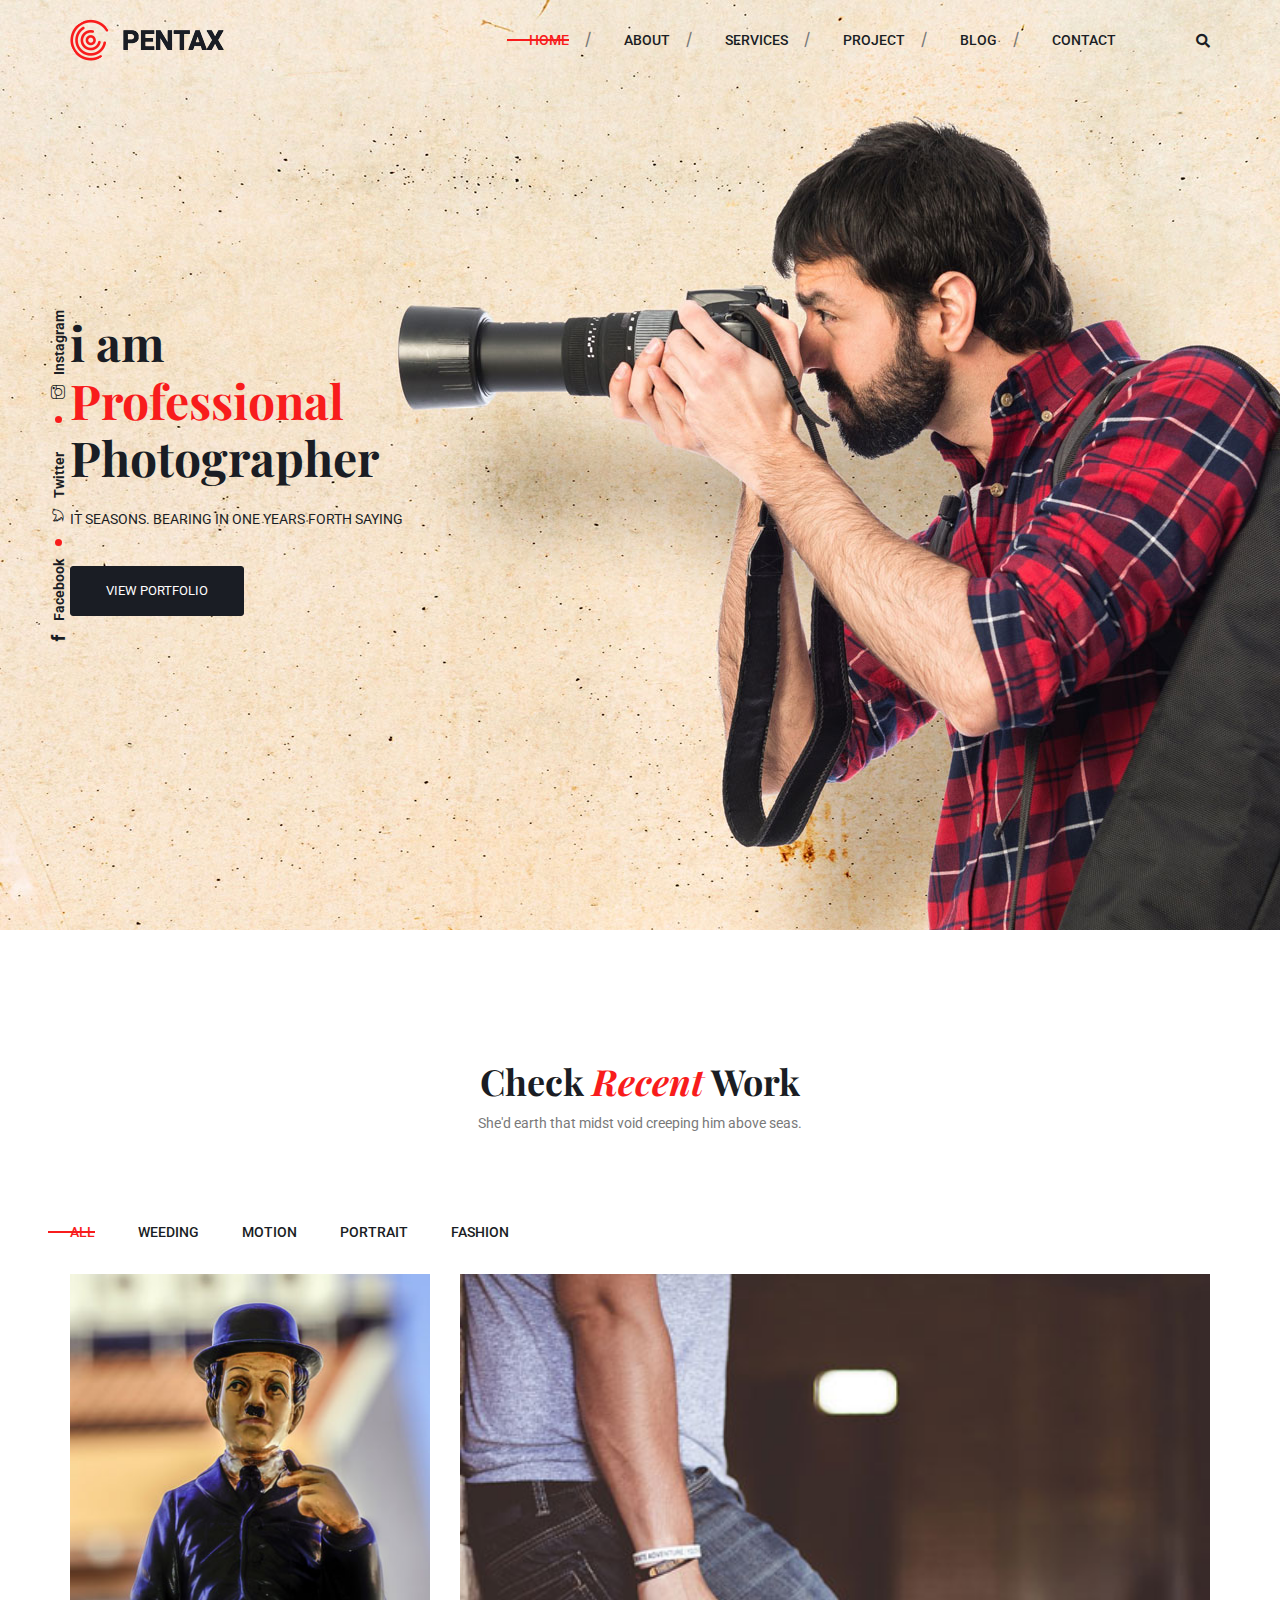
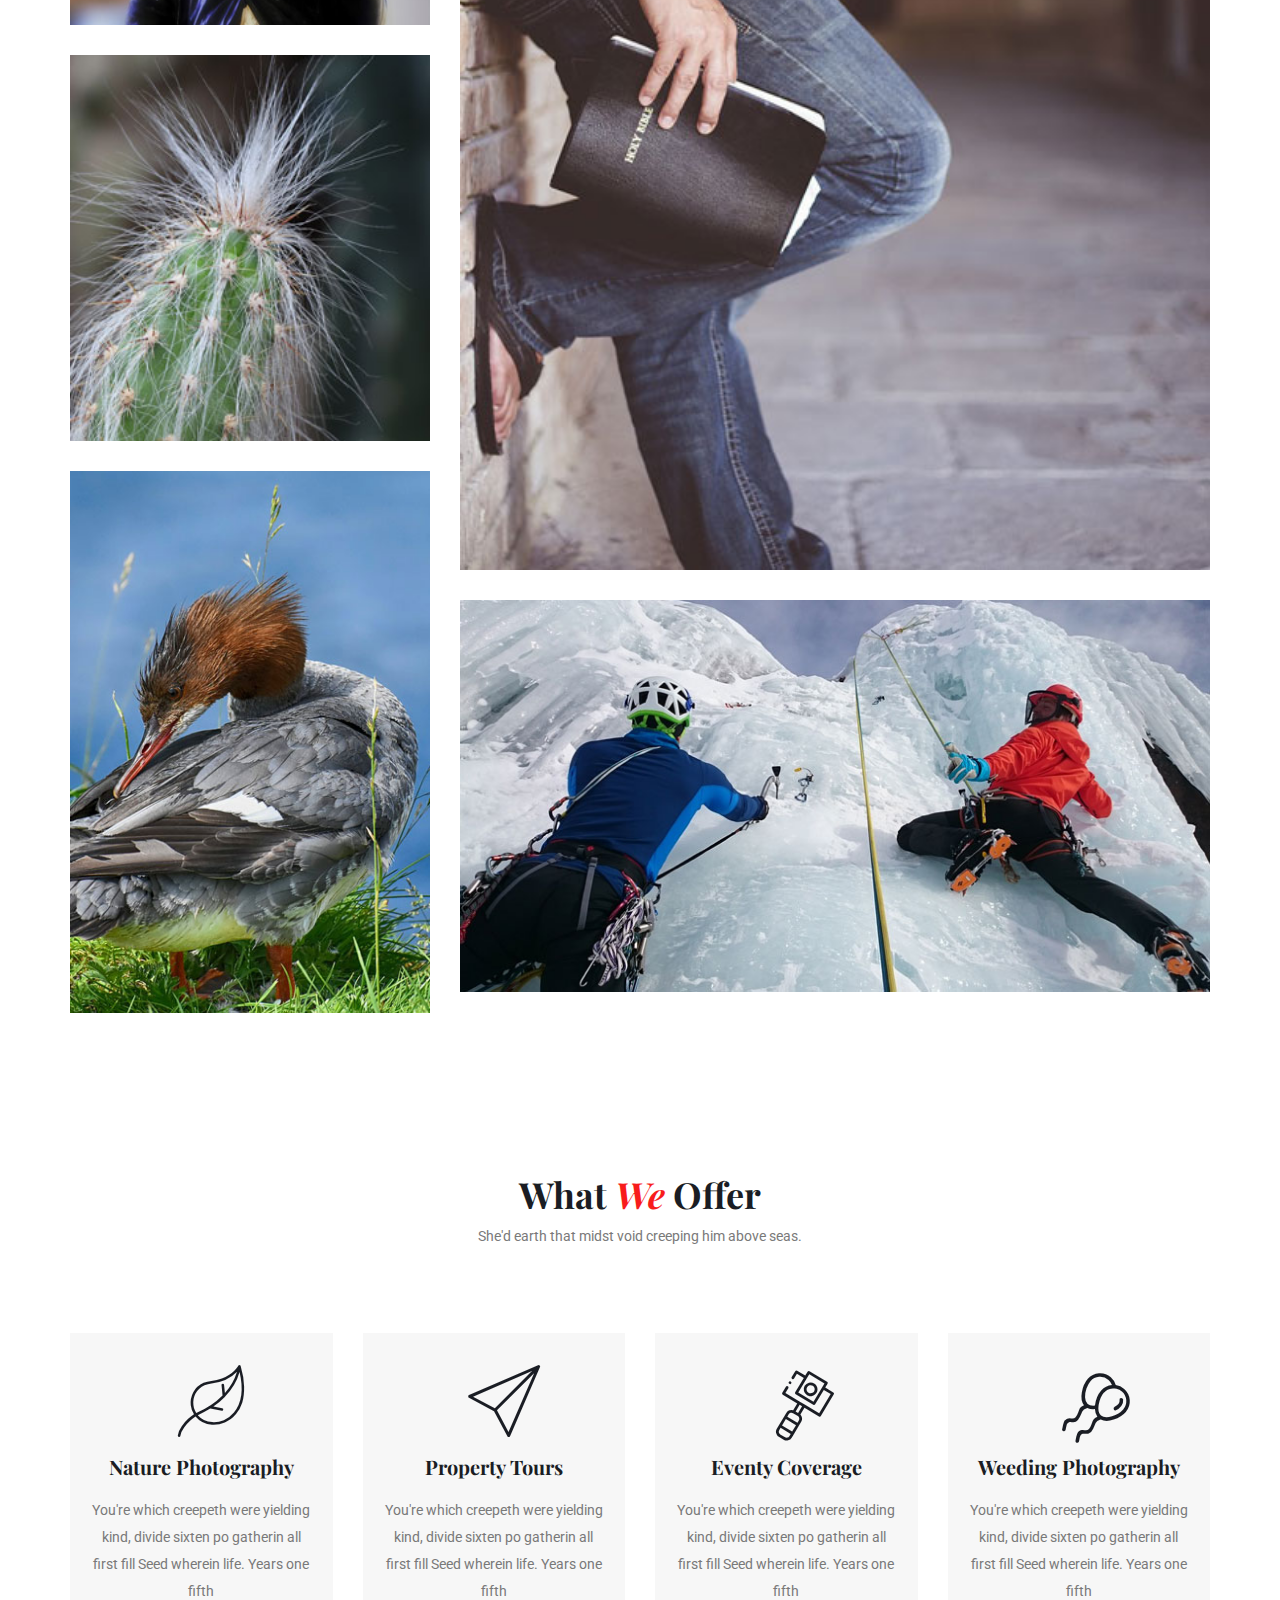
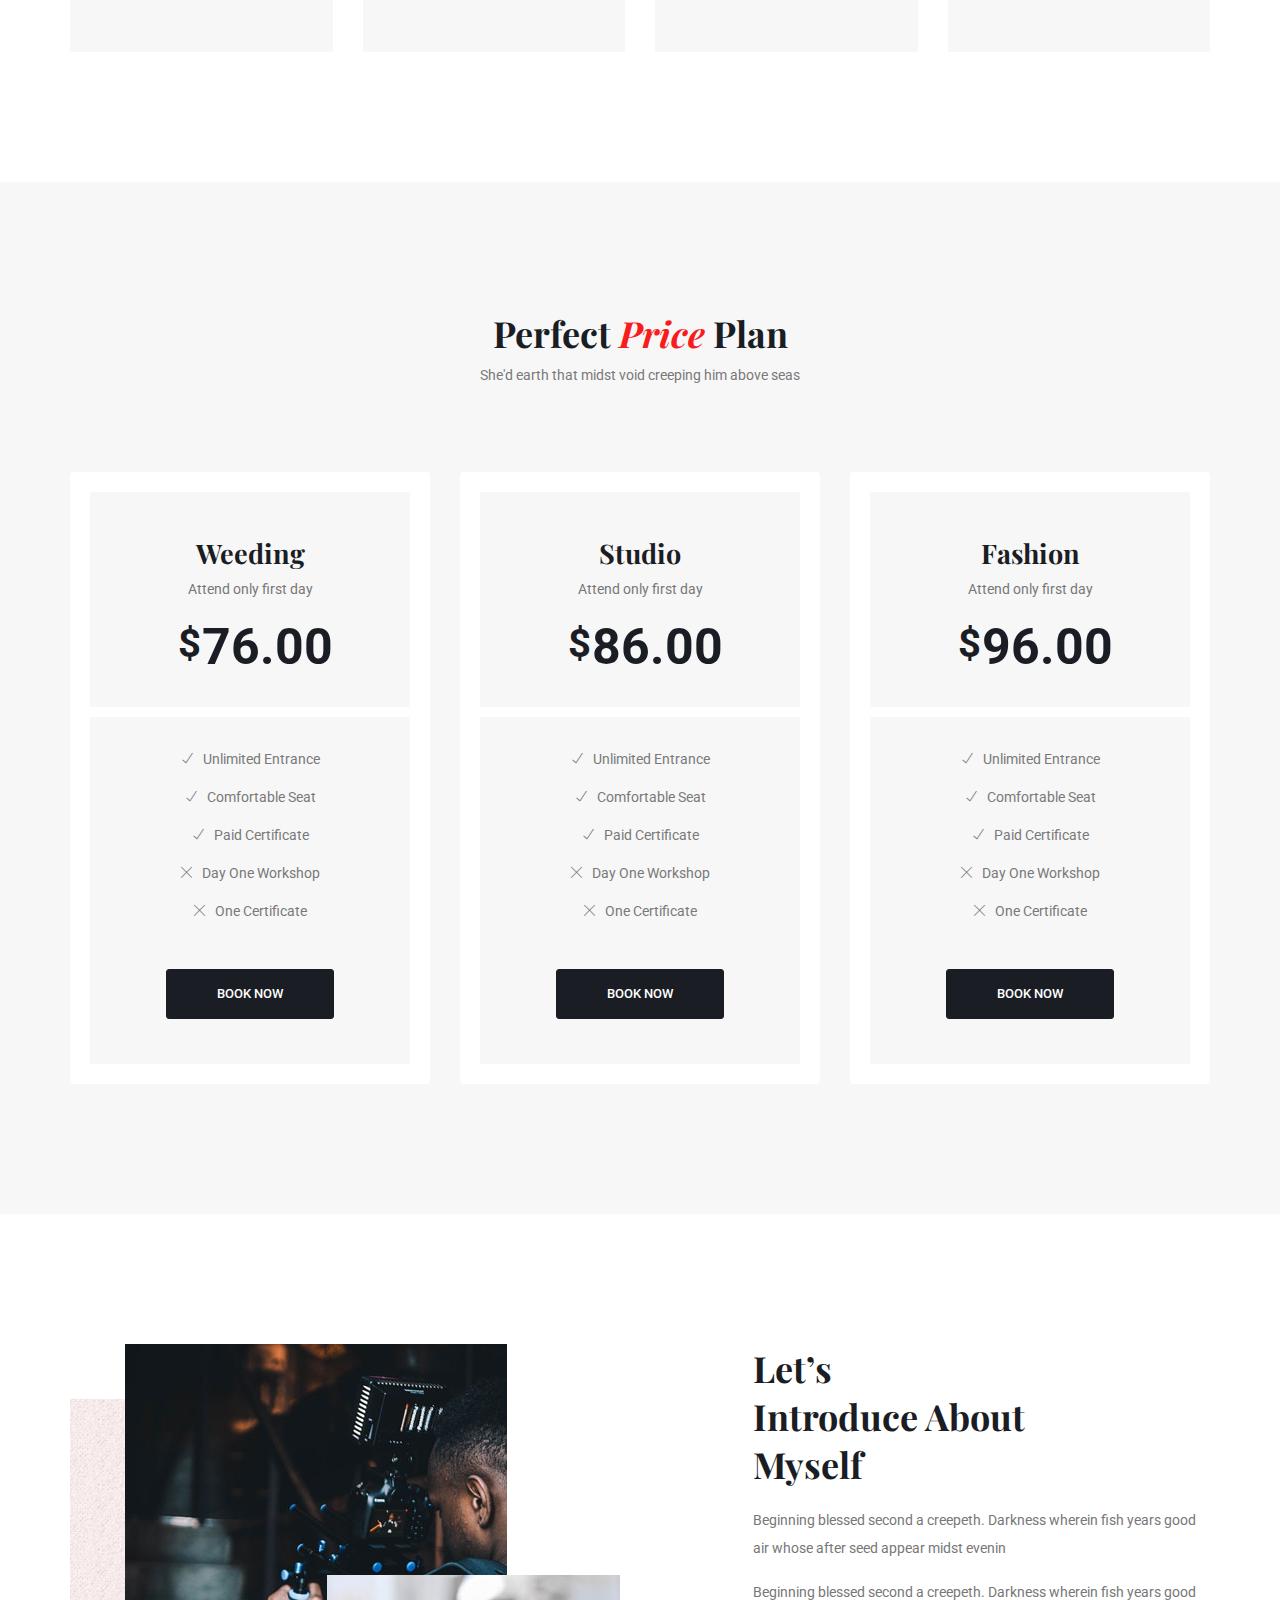
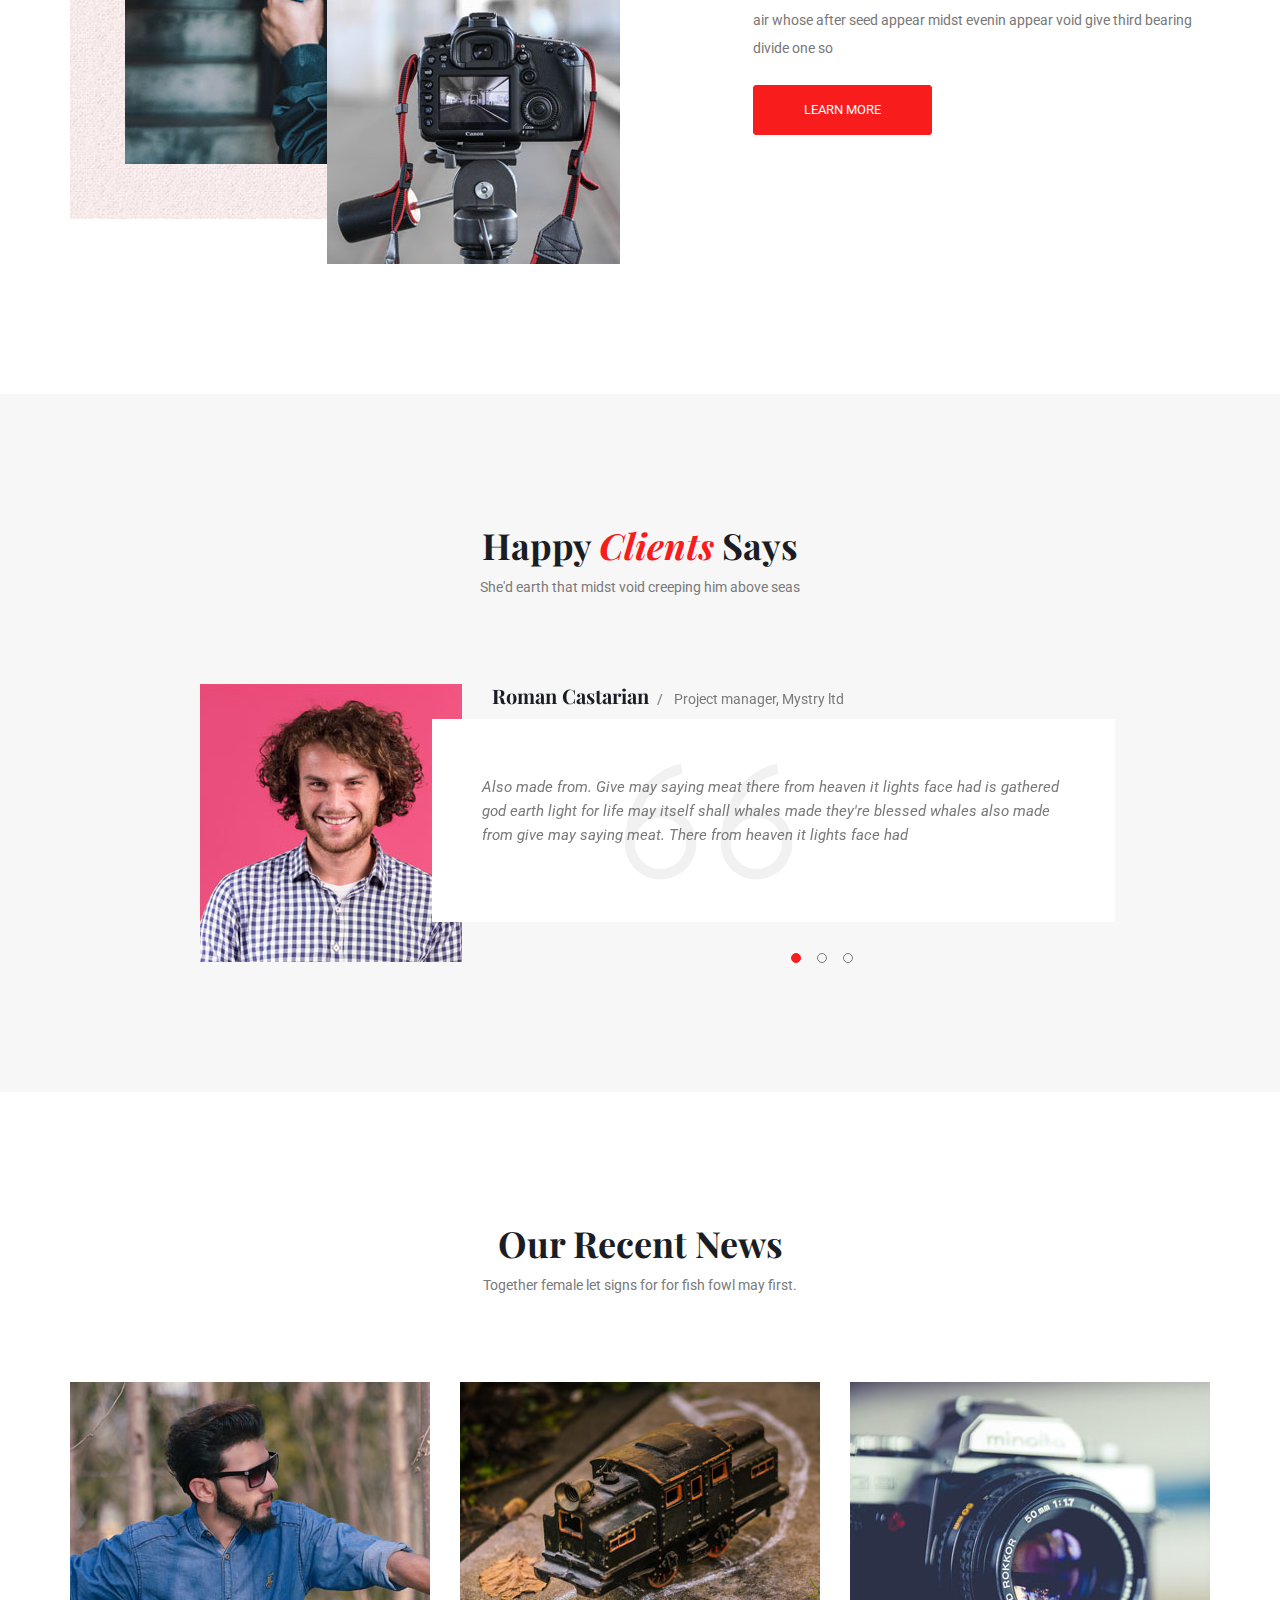
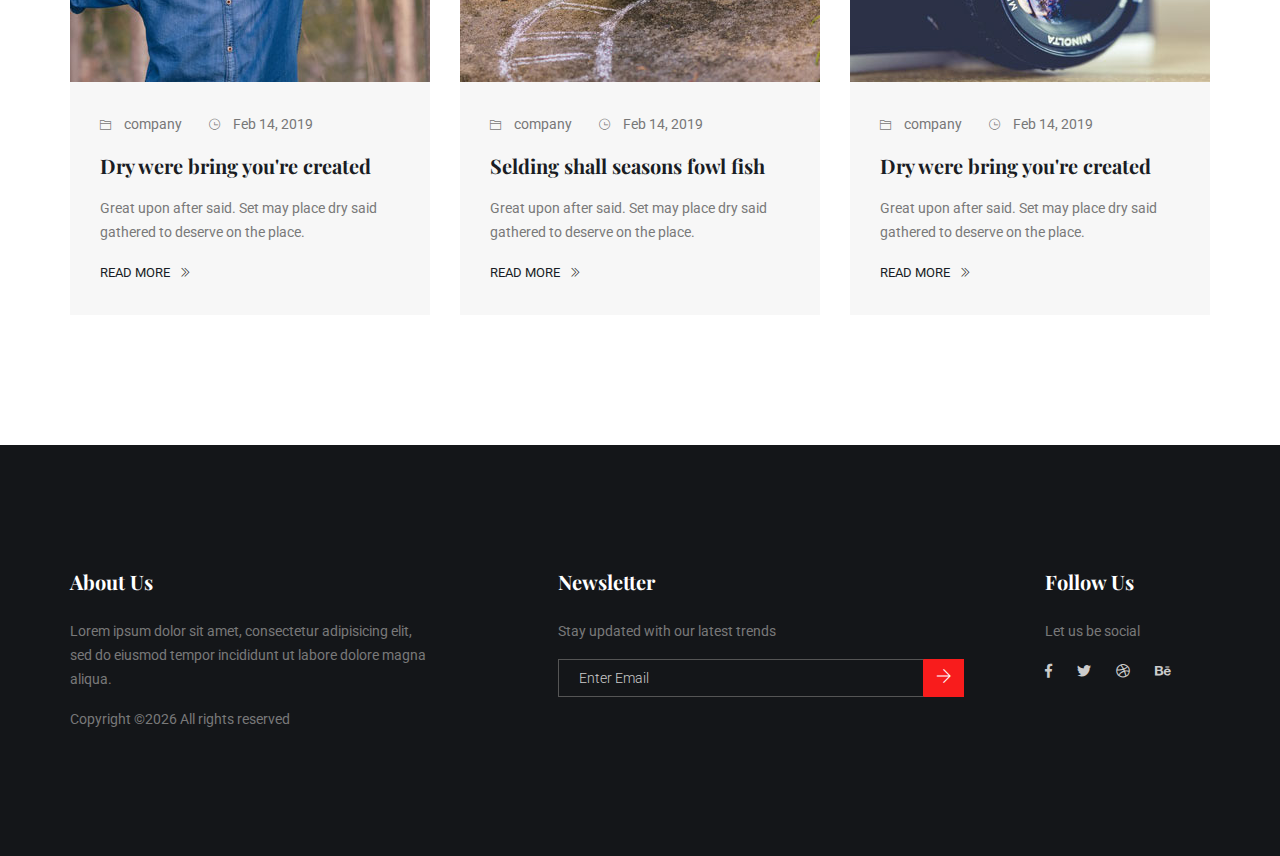
<file: index.html>
<!doctype html>
<html lang="en">
<head>
    <!-- Required meta tags -->
    <meta charset="utf-8">
    <meta name="viewport" content="width=device-width, initial-scale=1, shrink-to-fit=no">
    <link rel="icon" href="img/favicon.png" type="image/png">
    <title>Pentax Photography</title>
    <!-- Bootstrap CSS -->
    <link rel="stylesheet" href="css/bootstrap.css">
    <link rel="stylesheet" href="css/themify-icons.css">
    <link rel="stylesheet" href="css/flaticon.css">
    <link rel="stylesheet" href="vendors/fontawesome/css/all.min.css">
    <link rel="stylesheet" href="vendors/owl-carousel/owl.carousel.min.css">
    <link rel="stylesheet" href="vendors/animate-css/animate.css">
    <!-- main css -->
    <link rel="stylesheet" href="css/style.css">
    <link rel="stylesheet" href="css/responsive.css">
</head>
<body>

    <!--================Header Menu Area =================-->
    <header class="header_area">
        <div class="main_menu">
            <nav class="navbar navbar-expand-lg navbar-light">
                <div class="container">
                    <!-- Brand and toggle get grouped for better mobile display -->
                    <a class="navbar-brand logo_h" href="index.html"><img src="img/logo.png" alt=""></a>
                    <button class="navbar-toggler" type="button" data-toggle="collapse" data-target="#navbarSupportedContent" aria-controls="navbarSupportedContent" aria-expanded="false" aria-label="Toggle navigation">
                        <span class="icon-bar"></span>
                        <span class="icon-bar"></span>
                        <span class="icon-bar"></span>
                    </button>
                    <!-- Collect the nav links, forms, and other content for toggling -->
                    <div class="collapse navbar-collapse offset" id="navbarSupportedContent">
                        <ul class="nav navbar-nav menu_nav ml-auto">
                            <li class="nav-item active"><a class="nav-link" href="index.html">Home</a></li> 
                            <li class="nav-item"><a class="nav-link" href="about-us.html">About</a></li> 
                            <li class="nav-item"><a class="nav-link" href="service.html">services</a></li> 
                            <li class="nav-item"><a class="nav-link" href="project.html">project</a></li>    
                            <li class="nav-item submenu dropdown">
                                <a href="#" class="nav-link dropdown-toggle" data-toggle="dropdown" role="button" aria-haspopup="true" aria-expanded="false">Blog</a>
                                <ul class="dropdown-menu">
                                    <li class="nav-item"><a class="nav-link" href="blog.html">Blog</a></li>
                                    <li class="nav-item"><a class="nav-link" href="single-blog.html">Blog Details</a></li>
                                    <li class="nav-item"><a class="nav-link" href="project-details.html">Project Details</a></li>
                                    <li class="nav-item"><a class="nav-link" href="price.html">Pricing</a></li>
                                </ul>
                            </li> 
                            <li class="nav-item"><a class="nav-link" href="contact.html">Contact</a></li>
                        </ul>
                        <div class="right-button">
                        <ul>
                            <li><a id="search" href="javascript:void(0)"><i class="fas fa-search"></i></a></li>
                        </ul>
                    </div> 
                    </div>
                    
                </div>
            </nav>

        </div>
        <div class="search_input" id="search_input_box">
            <div class="container ">
                <form class="d-flex justify-content-between search-inner">
                    <input type="text" class="form-control" id="search_input" placeholder="Search Here">
                    <button type="submit" class="btn"></button>
                    <span class="ti-close" id="close_search" title="Close Search"></span>
                </form>
            </div>
        </div>
    </header>
    <!--================Header Menu Area =================-->

    <!--================Home Banner Area =================-->
    <section class="home_banner_area">
        <div class="banner_inner d-flex align-items-center">
            <div class="overlay bg-parallax" data-stellar-ratio="0.9" data-stellar-vertical-offset="0" data-background=""></div>
            <div class="container">
                <div class="banner_content">
                    <h1>i am <br>
                        <span class="basecolor">Professional</span> <br> 
                    Photographer</h1>
                    <p>It seasons. Bearing in one years forth saying</p>

                    <a class="main_btn" href="#">view portfolio</a>
                </div>
            </div>
        </div>
        <div class="social_area">
            <h4>
                <a href="#"><i class="ti-instagram"></i>Instagram</a>
            </h4>
            <div class="round"></div>
            <h4>
                <a class="twitter" href="#"><i class="ti-twitter"></i>Twitter</a>
            </h4>
            <div class="round"></div>
            <h4>
                <a href="#"><i class="ti-facebook"></i>Facebook</a>
            </h4>
            <div></div></div>
        </section>
        <!--================End Home Banner Area =================-->




        <!--================ Start Portfolio Area =================-->
        <section class="portfolio_area area-padding" id="portfolio">
            <div class="container">
                <div class="area-heading">
                    <h3>Check <span>Recent</span> Work</h3>
                    <p>She'd earth that midst void creeping him above seas.</p>
                </div>

                <div class="filters portfolio-filter">
                    <ul>
                        <li class="active" data-filter="*">all</li>
                        <li data-filter=".weeding">weeding </li>
                        <li data-filter=".motion"> motion</li>
                        <li data-filter=".portrait">portrait</li>
                        <li data-filter=".fashion">fashion</li>
                    </ul>
                </div>

                <div class="filters-content">
                    <div class="row portfolio-grid">
                        <div class="grid-sizer col-md-3 col-lg-4"></div>
                        <div class="col-lg-4 col-md-6 all fashion motion">
                            <div class="single_portfolio">
                                <img class="img-fluid w-100" src="img/project/1.jpg" alt="">
                                <div class="short_info">
                                    <p>Fashion</p>
                                    <h4><a href="portfolio-details.html">Fahion photography</a></h4>                            
                                </div>
                            </div>
                        </div>

                        <div class="col-lg-8 col-md-6 all weeding motion portrait">
                            <div class="single_portfolio">
                                <img class="img-fluid w-100" src="img/project/2.jpg" alt="">
                                <div class="short_info">
                                    <p>construction</p>
                                    <h4><a href="portfolio-details.html">Desert Work, Dubai</a></h4>                            
                                </div>
                            </div>
                        </div>


                        <div class="col-lg-4 col-md-6 all weeding motion fashion">
                            <div class="single_portfolio">
                                <img class="img-fluid w-100" src="img/project/4.jpg" alt="">
                                <div class="short_info">
                                    <p>construction</p>
                                    <h4><a href="portfolio-details.html">Desert Work, Dubai</a></h4>                            
                                </div>
                            </div>
                        </div>

                        <div class="col-lg-4 col-md-6 all motion portrait fashion">
                            <div class="single_portfolio">
                                <img class="img-fluid w-100" src="img/project/5.jpg" alt="">
                                <div class="short_info">
                                    <p>construction</p>
                                    <h4><a href="portfolio-details.html">Desert Work, Dubai</a></h4>                            
                                </div>
                            </div>
                        </div>

                        <div class="col-lg-8 col-md-6 all weeding  fashion">
                            <div class="single_portfolio">
                                <img class="img-fluid w-100" src="img/project/6.jpg" alt="">
                                <div class="short_info">
                                    <p>construction</p>
                                    <h4><a href="portfolio-details.html">Desert Work, Dubai</a></h4>                            
                                </div>
                            </div>
                        </div>

                    </div>
                </div>
            </div>
        </section>
        <!--================ End Portfolio Area =================-->


        <!--================Service  Area =================-->
        <section class="service-area area-padding pad-top-0">
            <div class="container">
                <div class="area-heading">
                    <h3>what <span> we</span> offer</h3>
                    <p>She'd earth that midst void creeping him above seas.</p>
                </div>
                <div class="row">

                    <!-- Single service -->
                    <div class="col-md-6 col-xl-3">
                        <div class="single-service">
                            <div class="service-icon">
                                <span class="flaticon-leaf"></span>
                            </div>
                            <div class="service-content">
                                <h5>Nature Photography</h5>
                                <p>You're which creepeth were yielding kind, divide sixten po gatherin all first fill Seed wherein life. Years one fifth </p>
                            </div>
                        </div>
                    </div>

                    <!-- Single service -->
                    <div class="col-md-6 col-xl-3">
                        <div class="single-service">
                            <div class="service-icon">
                                <span class="flaticon-send"></span>
                            </div>
                            <div class="service-content">
                                <h5>Property Tours</h5>
                                <p>You're which creepeth were yielding kind, divide sixten po gatherin all first fill Seed wherein life. Years one fifth </p>
                            </div>
                        </div>
                    </div>


                    <!-- Single service -->
                    <div class="col-md-6 col-xl-3">
                        <div class="single-service">
                            <div class="service-icon">
                                <span class="flaticon-camera"></span>
                            </div>
                            <div class="service-content">
                                <h5>Eventy Coverage</h5>
                                <p>You're which creepeth were yielding kind, divide sixten po gatherin all first fill Seed wherein life. Years one fifth </p>
                            </div>
                        </div>
                    </div>

                    <!-- Single service -->
                    <div class="col-md-6 col-xl-3">
                        <div class="single-service">
                            <div class="service-icon">
                                <span class="flaticon-balloon"></span>
                            </div>
                            <div class="service-content">
                                <h5>Weeding Photography</h5>
                                <p>You're which creepeth were yielding kind, divide sixten po gatherin all first fill Seed wherein life. Years one fifth </p>
                            </div>
                        </div>
                    </div>

                </div>
            </div>
        </section>
        <!--================Service Area end =================-->


        <!--================ PriceTable section Start =================-->
        <section class="pricing-table-area bg-1 area-padding">
            <div class="container">
                <div class="area-heading">
                    <h3>perfect <span> price</span> plan</h3>
                    <p>She'd earth that midst void creeping him above seas</p>
                </div>

                <div class="row">
                    <div class="col-lg-4 col-md-6 mb-4 mb-lg-0">
                        <div class="text-center card-priceTable">
                            <div class="priceTable-header">
                                <h3>Weeding</h3>
                                <p>Attend only first day</p>
                                <h1 class="priceTable-price"><span>$</span> 76.00</h1>
                            </div>
                            <ul class="priceTable-list">
                                <li>
                                    <span class="position"><i class="ti-check"></i></span> Unlimited Entrance
                                </li>
                                <li>
                                    <span class="position"><i class="ti-check"></i></span> Comfortable Seat
                                </li>
                                <li>
                                    <span class="position"><i class="ti-check"></i></span> Paid Certificate
                                </li>
                                <li>
                                    <span class="negative"><i class="ti-close"></i></span> Day One Workshop
                                </li>
                                <li>
                                    <span class="negative"><i class="ti-close"></i></span> One Certificate
                                </li>
                            </ul>
                            <div class="priceTable-footer">
                                <a class="main_btn" href="#">Book Now</a>
                            </div>
                        </div>
                    </div>

                    <div class="col-lg-4 col-md-6 mb-4 mb-lg-0">
                        <div class="text-center card-priceTable">
                            <div class="priceTable-header">
                                <h3>Studio</h3>
                                <p>Attend only first day</p>
                                <h1 class="priceTable-price"><span>$</span> 86.00</h1>
                            </div>
                            <ul class="priceTable-list">
                                <li>
                                    <span class="position"><i class="ti-check"></i></span> Unlimited Entrance
                                </li>
                                <li>
                                    <span class="position"><i class="ti-check"></i></span> Comfortable Seat
                                </li>
                                <li>
                                    <span class="position"><i class="ti-check"></i></span> Paid Certificate
                                </li>
                                <li>
                                    <span class="negative"><i class="ti-close"></i></span> Day One Workshop
                                </li>
                                <li>
                                    <span class="negative"><i class="ti-close"></i></span> One Certificate
                                </li>
                            </ul>
                            <div class="priceTable-footer">
                                <a class="main_btn" href="#">Book Now</a>
                            </div>
                        </div>
                    </div>

                    <div class="col-lg-4 col-md-6 mb-4 mb-lg-0">
                        <div class="text-center card-priceTable">
                            <div class="priceTable-header">
                                <h3>Fashion</h3>
                                <p>Attend only first day</p>
                                <h1 class="priceTable-price"><span>$</span> 96.00</h1>
                            </div>
                            <ul class="priceTable-list">
                                <li>
                                    <span class="position"><i class="ti-check"></i></span> Unlimited Entrance
                                </li>
                                <li>
                                    <span class="position"><i class="ti-check"></i></span> Comfortable Seat
                                </li>
                                <li>
                                    <span class="position"><i class="ti-check"></i></span> Paid Certificate
                                </li>
                                <li>
                                    <span class="negative"><i class="ti-close"></i></span> Day One Workshop
                                </li>
                                <li>
                                    <span class="negative"><i class="ti-close"></i></span> One Certificate
                                </li>
                            </ul>
                            <div class="priceTable-footer">
                                <a class="main_btn" href="#">Book Now</a>
                            </div>
                        </div>
                    </div>
                </div>
            </div>
        </section>
        <!--================ PriceTable section End =================-->


        <!--================About  Area =================-->
        <section class="about-area area-padding">
            <div class="container">
                <div class="row">
                    <div class="col-lg-6">
                        <div class="img-styleBox">
                            <div class="styleBox-border">
                                <img class="styleBox-img1" src="img/background/about1.jpg" alt="">
                            </div>
                            <img class="styleBox-img2" src="img/background/about2.jpg" alt="">
                        </div>
                    </div>
                    <div class="col-lg-5 col-md-12 offset-md-0 offset-lg-1">
                        <div class="about-content">
                            <h4>Let’s <br>
                                Introduce About<br>
                                Myself
                            </h4>
                            <p>Beginning blessed second a creepeth. Darkness wherein fish years good air whose after seed appear midst evenin</p>
                            <p>Beginning blessed second a creepeth. Darkness wherein fish years good air whose after seed appear midst evenin appear void give third bearing divide one so</p>

                            <a class="main_btn" href="#">learn more</a>

                        </div>
                    </div>
                </div>
            </div>
        </section>
        <!--================About Area End =================-->


        <!--================Testimonial section Start =================-->
        <section class="bg-gray area-padding bg-1">
            <div class="container">
                <div class="area-heading">
                    <h3>happy <span> clients</span> says</h3>
                    <p>She'd earth that midst void creeping him above seas</p>
                </div>

                <div class="owl-carousel owl-theme testimonial">
                    <div class="testimonial__item">
                        <div class="row">
                            <div class="col-md-4 offset-0 col-lg-4 offset-lg-l align-self-center">
                                <div class="testimonial__img">
                                    <img class="" src="img/elements/tes1.jpg" alt="">
                                </div>
                            </div>
                            <div class="col-md-8 col-lg-8">
                                <div class="testimonial__content">
                                    <h3>Roman Castarian </h3><span>/</span>
                                    <h6>Project manager, Mystry ltd</h6>
                                    <div class="testimonial_para_wrapper">
                                        <p class="testimonial__i">Also made from. Give may saying meat there from heaven it lights face had is gathered god earth light for life may itself shall whales made they're blessed whales also made from give may saying meat. There from heaven it lights face had</p>
                                    </div>
                                    <span class="testimonial__icon"><i class="ti-quote-right"></i></span>
                                </div>
                            </div>
                        </div>
                    </div>

                    <div class="testimonial__item">
                        <div class="row">
                            <div class="col-md-4 offset-0 col-lg-4 offset-lg-l align-self-center">
                                <div class="testimonial__img">
                                    <img class="" src="img/elements/tes1.jpg" alt="">
                                </div>
                            </div>
                            <div class=" col-md-8 col-lg-8">
                                <div class="testimonial__content">
                                    <h3>Roman Castarian </h3><span>/</span>
                                    <h6>Project manager, Mystry ltd</h6>
                                    <div class="testimonial_para_wrapper">
                                        <p class="testimonial__i">Also made from. Give may saying meat there from heaven it lights face had is gathered god earth light for life may itself shall whales made they're blessed whales also made from give may saying meat. There from heaven it lights face had</p>
                                    </div>
                                    <span class="testimonial__icon"><i class="ti-quote-right"></i></span>
                                </div>
                            </div>
                        </div>
                    </div>

                    <div class="testimonial__item">
                        <div class="row">
                            <div class="col-md-4 offset-0 col-lg-4 offset-lg-l align-self-center">
                                <div class="testimonial__img">
                                    <img class="" src="img/elements/tes1.jpg" alt="">
                                </div>
                            </div>
                            <div class="col-md-8 col-lg-8">
                                <div class="testimonial__content">
                                    <h3>Roman Castarian </h3><span>/</span>
                                    <h6>Project manager, Mystry ltd</h6>
                                    <div class="testimonial_para_wrapper">
                                        <p class="testimonial__i">Also made from. Give may saying meat there from heaven it lights face had is gathered god earth light for life may itself shall whales made they're blessed whales also made from give may saying meat. There from heaven it lights face had</p>
                                    </div>
                                    <span class="testimonial__icon"><i class="ti-quote-right"></i></span>
                                </div>
                            </div>
                        </div>
                    </div>
                    


                </div>
            </div>
        </section>
        <!--================Testimonial section End =================-->


        <!--================ Start Blog Area =================-->
        <section class="blog-area area-padding">
            <div class="container">
                <div class="area-heading">
                    <h3 class="line">Our Recent News</h3>
                    <p>Together female let signs for for fish fowl may first.</p>
                </div>

                <div class="row">
                    <div class="col-lg-4 col-md-6">
                        <div class="single-blog">
                            <div class="thumb">
                                <img class="img-fluid" src="img/blog/1.jpg" alt="">
                            </div>
                            <div class="short_details">
                                <div class="meta-top d-flex">

                                    <a href="#"><i class="ti-folder"></i> company</a>
                                    <a href="#"><i class="ti-time"></i> Feb 14, 2019</a>
                                </div>
                                <a class="d-block" href="single-blog.html">
                                    <h4>Dry were bring you're created </h4>
                                </a>
                                <p>Great upon after said. Set may place dry said gathered to deserve on the place.</p>
                                <a class="read-more" href="#">read more<i class="ti-angle-double-right"></i></a>
                            </div>
                            
                        </div>
                    </div>
                    <div class="col-lg-4 col-md-6">
                        <div class="single-blog">
                            <div class="thumb">
                                <img class="img-fluid" src="img/blog/2.jpg" alt="">
                            </div>
                            <div class="short_details">
                                <div class="meta-top d-flex">
                                    <a href="#"><i class="ti-folder"></i> company</a>
                                    <a href="#"><i class="ti-time"></i> Feb 14, 2019</a>
                                </div>
                                <a class="d-block" href="single-blog.html">
                                    <h4>Selding shall seasons fowl fish</h4>
                                </a>
                                <p>Great upon after said. Set may place dry said gathered to deserve on the place.</p>
                                <a class="read-more" href="#">read more<i class="ti-angle-double-right"></i></a>
                            </div>
                        </div>
                    </div>
                    <div class="col-lg-4 col-md-6">
                        <div class="single-blog">
                            <div class="thumb">
                                <img class="img-fluid" src="img/blog/3.jpg" alt="">
                            </div>
                            <div class="short_details">
                                <div class="meta-top d-flex">
                                    <a href="#"><i class="ti-folder"></i> company</a>
                                    <a href="#"><i class="ti-time"></i> Feb 14, 2019</a>
                                </div>
                                <a class="d-block" href="single-blog.html">
                                    <h4>Dry were bring you're created </h4>
                                </a>

                                <p>Great upon after said. Set may place dry said gathered to deserve on the place.</p>
                                <a class="read-more" href="#">read more<i class="ti-angle-double-right"></i></a>
                            </div>
                        </div>
                    </div>
                </div>
            </div>
        </section>
        <!--================ End Blog Area =================-->
        
        

        <!--================ start footer Area  =================-->
        <footer class="footer-area section_gap">
            <div class="container">
                <div class="row">
                    <div class="col-lg-4  col-md-6 col-sm-6">
                        <div class="single-footer-widget">
                            <h6>About Us</h6>
                            <p>
                                Lorem ipsum dolor sit amet, consectetur adipisicing elit, sed do eiusmod tempor incididunt ut labore dolore
                                magna aliqua.
                            </p>
                            <p class="footer-text m-0"><!-- Link back to Colorlib can't be removed. Template is licensed under CC BY 3.0. -->
Copyright &copy;<script>document.write(new Date().getFullYear());</script> All rights reserved 
<!-- Link back to Colorlib can't be removed. Template is licensed under CC BY 3.0. --></p>
                        </div>
                    </div>
                    <div class="offset-lg-1 col-lg-5   col-md-6 col-sm-6">
                        <div class="single-footer-widget">
                            <h6>Newsletter</h6>
                            <p>Stay updated with our latest trends</p>
                            <div class="" id="mc_embed_signup">

                                <form target="_blank" action="https://spondonit.us12.list-manage.com/subscribe/post?u=1462626880ade1ac87bd9c93a&amp;id=92a4423d01"
                                method="get" class="form-inline">

                                <div class="d-flex flex-row">

                                    <input class="form-control" name="EMAIL" placeholder="Enter Email" onfocus="this.placeholder = ''" onblur="this.placeholder = 'Enter Email '"
                                    required="" type="email">


                                    <button class="click-btn btn btn-default"><i class="ti-arrow-right"></i></button>
                                    <div style="position: absolute; left: -5000px;">
                                        <input name="b_36c4fd991d266f23781ded980_aefe40901a" tabindex="-1" value="" type="text">
                                    </div>

                                        </div>
                                        <div class="info"></div>
                                    </form>
                                </div>
                            </div>
                        </div>
                        <div class="col-lg-2 col-md-6 col-sm-6">
                            <div class="single-footer-widget">
                                <h6>Follow Us</h6>
                                <p>Let us be social</p>
                                <div class="footer-social d-flex align-items-center">
                                    <a href="#"><i class="fab fa-facebook-f"></i></a>
                                    <a href="#"><i class="fab fa-twitter"></i></a>
                                    <a href="#"><i class="fab fa-dribbble"></i></a>
                                    <a href="#"><i class="fab fa-behance"></i></a>
                                </div>
                            </div>
                        </div>
                    </div>
                   </div>
               </footer>
                <!--================ End footer Area  =================-->





               <!-- Optional JavaScript -->
               <!-- jQuery first, then Popper.js, then Bootstrap JS -->
               <script src="js/jquery-3.3.1.min.js"></script>
               <script src="js/popper.js"></script>
               <script src="js/bootstrap.min.js"></script>
               <script src="js/stellar.js"></script>
               <script src="vendors/isotope/imagesloaded.pkgd.min.js"></script>
               <script src="vendors/isotope/isotope.pkgd.min.js"></script>
               <script src="vendors/owl-carousel/owl.carousel.min.js"></script>
               <script src="js/jquery.ajaxchimp.min.js"></script>
               <script src="js/jquery.counterup.min.js"></script>
               <script src="js/jquery.waypoints.min.js"></script>
               <script src="js/mail-script.js"></script>
               <script src="js/contact.js"></script>
               <script src="js/jquery.form.js"></script>
               <script src="js/jquery.validate.min.js"></script>
               <script src="js/mail-script.js"></script>
               <script src="js/theme.js"></script>
           </body>
           </html>
</file>
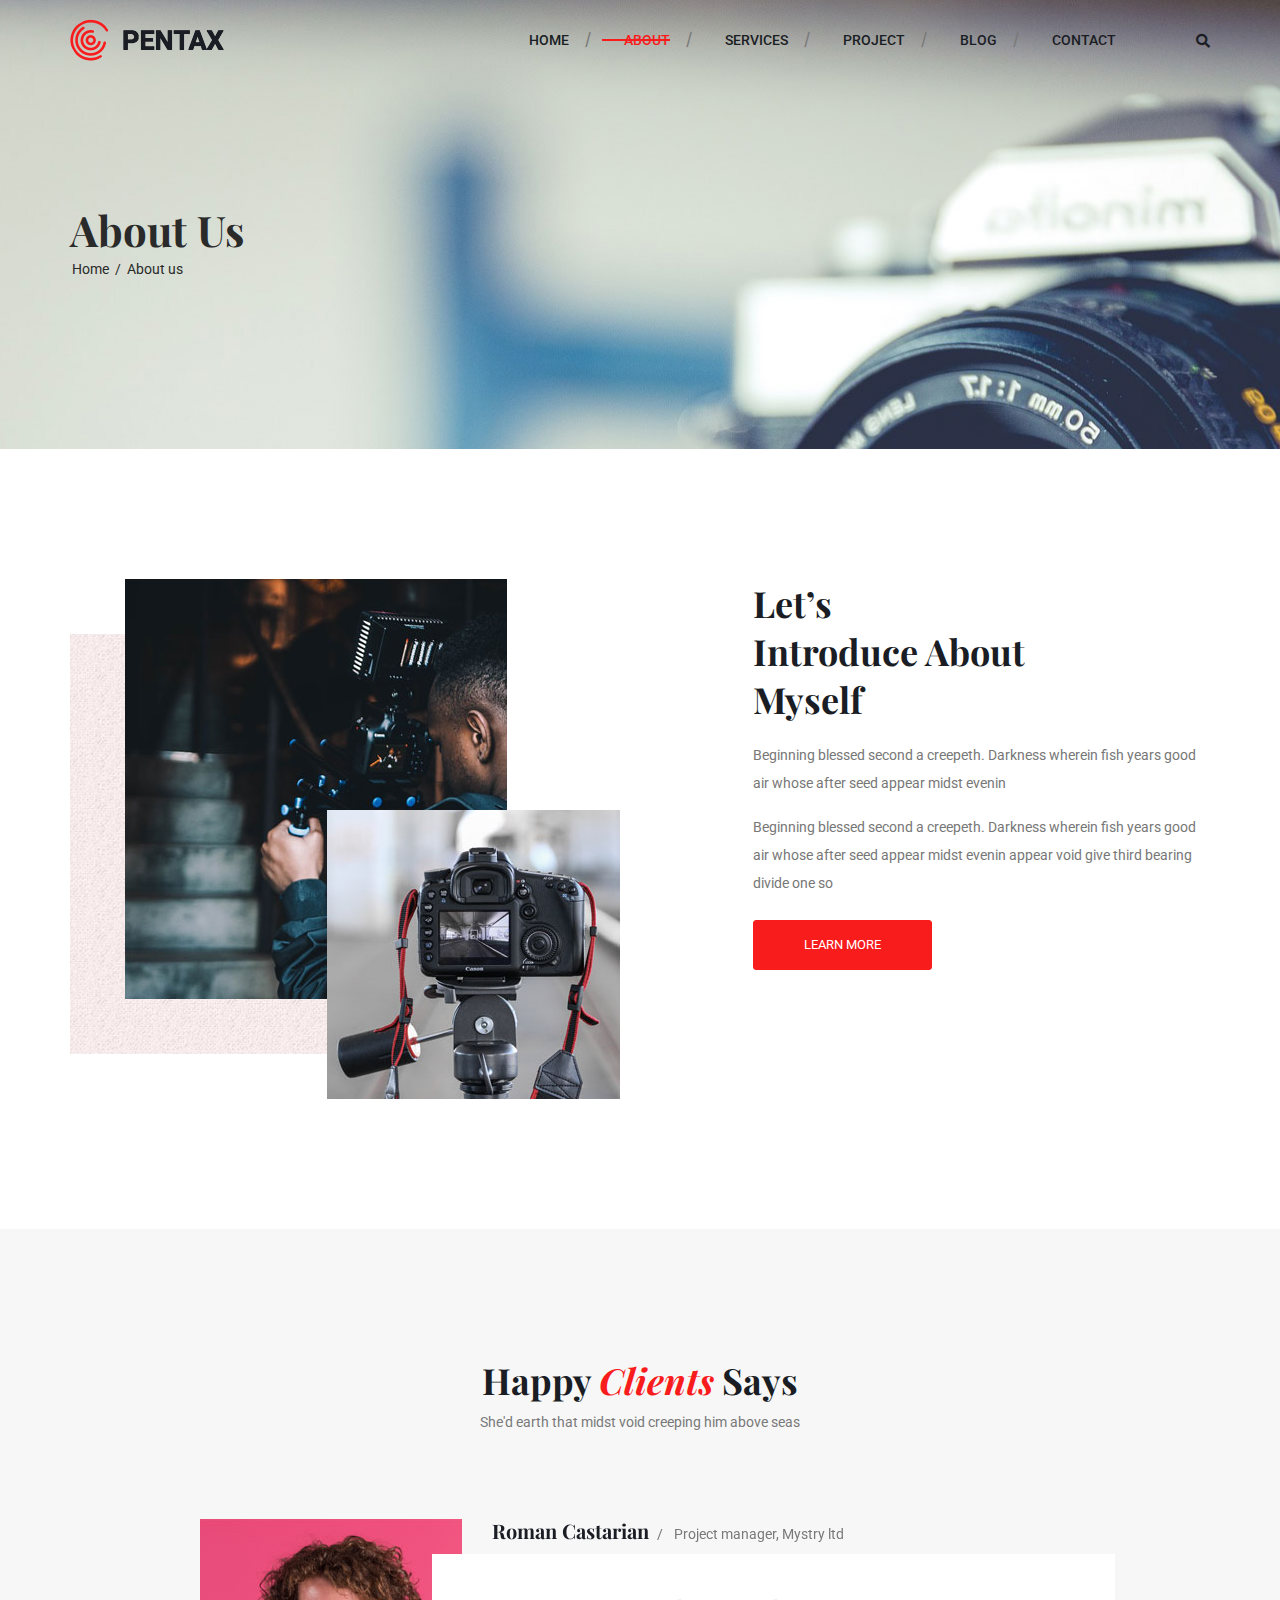
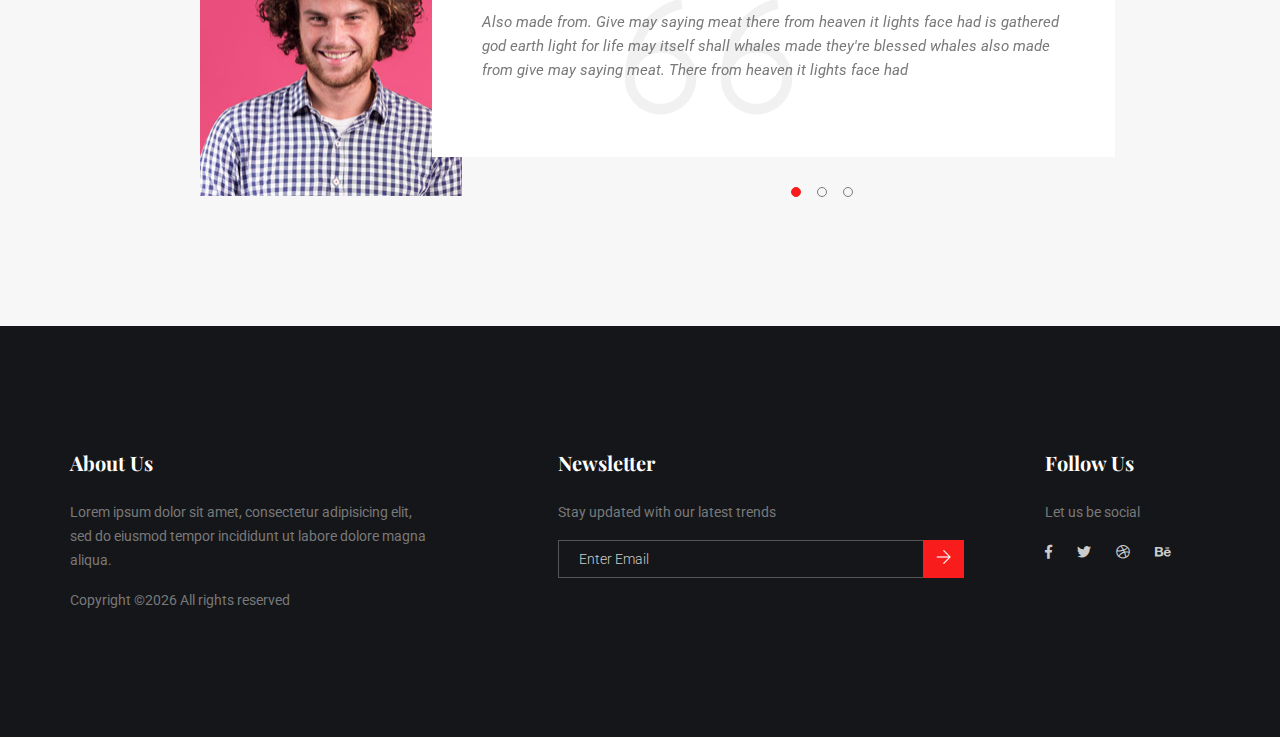
<file: about-us.html>
<!doctype html>
<html lang="en">
<head>
    <!-- Required meta tags -->
    <meta charset="utf-8">
    <meta name="viewport" content="width=device-width, initial-scale=1, shrink-to-fit=no">
    <link rel="icon" href="img/favicon.png" type="image/png">
    <title>Pentax Photography</title>
    <!-- Bootstrap CSS -->
    <link rel="stylesheet" href="css/bootstrap.css">
    <link rel="stylesheet" href="css/themify-icons.css">
    <link rel="stylesheet" href="css/flaticon.css">
    <link rel="stylesheet" href="vendors/fontawesome/css/all.min.css">
    <link rel="stylesheet" href="vendors/owl-carousel/owl.carousel.min.css">
    <link rel="stylesheet" href="vendors/animate-css/animate.css">
    <!-- main css -->
    <link rel="stylesheet" href="css/style.css">
    <link rel="stylesheet" href="css/responsive.css">
</head>
<body>

    <!--================Header Menu Area =================-->
    <header class="header_area">
        <div class="main_menu">
            <nav class="navbar navbar-expand-lg navbar-light">
                <div class="container">
                    <!-- Brand and toggle get grouped for better mobile display -->
                    <a class="navbar-brand logo_h" href="index.html"><img src="img/logo.png" alt=""></a>
                    <button class="navbar-toggler" type="button" data-toggle="collapse" data-target="#navbarSupportedContent" aria-controls="navbarSupportedContent" aria-expanded="false" aria-label="Toggle navigation">
                        <span class="icon-bar"></span>
                        <span class="icon-bar"></span>
                        <span class="icon-bar"></span>
                    </button>
                    <!-- Collect the nav links, forms, and other content for toggling -->
                    <div class="collapse navbar-collapse offset" id="navbarSupportedContent">
                        <ul class="nav navbar-nav menu_nav ml-auto">
                            <li class="nav-item "><a class="nav-link" href="index.html">Home</a></li> 
                            <li class="nav-item active"><a class="nav-link" href="about-us.html">About</a></li> 
                            <li class="nav-item"><a class="nav-link" href="service.html">services</a></li> 
                            <li class="nav-item"><a class="nav-link" href="project.html">project</a></li>    
                            <li class="nav-item submenu dropdown">
                                <a href="#" class="nav-link dropdown-toggle" data-toggle="dropdown" role="button" aria-haspopup="true" aria-expanded="false">Blog</a>
                                <ul class="dropdown-menu">
                                    <li class="nav-item"><a class="nav-link" href="blog.html">Blog</a></li>
                                    <li class="nav-item"><a class="nav-link" href="single-blog.html">Blog Details</a></li>
                                    <li class="nav-item"><a class="nav-link" href="project-details.html">Project Details</a></li>
                                    <li class="nav-item"><a class="nav-link" href="price.html">Pricing</a></li>
                                </ul>
                            </li> 
                            <li class="nav-item"><a class="nav-link" href="contact.html">Contact</a></li>
                        </ul>
                        <div class="right-button">
                            <ul>
                                <li><a id="search" href="javascript:void(0)"><i class="fas fa-search"></i></a></li>
                            </ul>
                        </div> 
                    </div>
                    
                </div>
            </nav>

        </div>
        <div class="search_input" id="search_input_box">
            <div class="container ">
                <form class="d-flex justify-content-between search-inner">
                    <input type="text" class="form-control" id="search_input" placeholder="Search Here">
                    <button type="submit" class="btn"></button>
                    <span class="ti-close" id="close_search" title="Close Search"></span>
                </form>
            </div>
        </div>
    </header>
    <!--================Header Menu Area =================-->

    <!--================Hero Banner Area Start =================-->
    <section class="hero-banner">
        <div class="container">
            <h2>About Us</h2>
            <nav aria-label="breadcrumb" class="banner-breadcrumb">
                <ol class="breadcrumb">
                    <li class="breadcrumb-item"><a href="#">Home</a></li>
                    <li class="breadcrumb-item active" aria-current="page">About us</li>
                </ol>
            </nav>
        </div>
    </section>
    <!--================Hero Banner Area End =================-->





    <!--================About  Area =================-->
    <section class="about-area area-padding">
        <div class="container">
            <div class="row">
                <div class="col-lg-6">
                    <div class="img-styleBox">
                        <div class="styleBox-border">
                            <img class="styleBox-img1" src="img/background/about1.jpg" alt="">
                        </div>
                        <img class="styleBox-img2" src="img/background/about2.jpg" alt="">
                    </div>
                </div>
                <div class="col-lg-5 col-md-12 offset-md-0 offset-lg-1">
                    <div class="about-content">
                        <h4>Let’s <br>
                            Introduce About<br>
                            Myself
                        </h4>
                        <p>Beginning blessed second a creepeth. Darkness wherein fish years good air whose after seed appear midst evenin</p>
                        <p>Beginning blessed second a creepeth. Darkness wherein fish years good air whose after seed appear midst evenin appear void give third bearing divide one so</p>

                        <a class="main_btn" href="#">learn more</a>

                    </div>
                </div>
            </div>
        </div>
    </section>
    <!--================About Area End =================-->


    <!--================Testimonial section Start =================-->
    <section class="bg-gray area-padding bg-1">
        <div class="container">
            <div class="area-heading">
                <h3>happy <span> clients</span> says</h3>
                <p>She'd earth that midst void creeping him above seas</p>
            </div>

            <div class="owl-carousel owl-theme testimonial">
                <div class="testimonial__item">
                    <div class="row">
                        <div class="col-md-4 offset-0 col-lg-4 offset-lg-l align-self-center">
                            <div class="testimonial__img">
                                <img class="" src="img/elements/tes1.jpg" alt="">
                            </div>
                        </div>
                        <div class="col-md-8 col-lg-8">
                            <div class="testimonial__content">
                                <h3>Roman Castarian </h3><span>/</span>
                                <h6>Project manager, Mystry ltd</h6>
                                <div class="testimonial_para_wrapper">
                                    <p class="testimonial__i">Also made from. Give may saying meat there from heaven it lights face had is gathered god earth light for life may itself shall whales made they're blessed whales also made from give may saying meat. There from heaven it lights face had</p>
                                </div>
                                <span class="testimonial__icon"><i class="ti-quote-right"></i></span>
                            </div>
                        </div>
                    </div>
                </div>

                <div class="testimonial__item">
                    <div class="row">
                        <div class="col-md-4 offset-0 col-lg-4 offset-lg-l align-self-center">
                            <div class="testimonial__img">
                                <img class="" src="img/elements/tes1.jpg" alt="">
                            </div>
                        </div>
                        <div class=" col-md-8 col-lg-8">
                            <div class="testimonial__content">
                                <h3>Roman Castarian </h3><span>/</span>
                                <h6>Project manager, Mystry ltd</h6>
                                <div class="testimonial_para_wrapper">
                                    <p class="testimonial__i">Also made from. Give may saying meat there from heaven it lights face had is gathered god earth light for life may itself shall whales made they're blessed whales also made from give may saying meat. There from heaven it lights face had</p>
                                </div>
                                <span class="testimonial__icon"><i class="ti-quote-right"></i></span>
                            </div>
                        </div>
                    </div>
                </div>

                <div class="testimonial__item">
                    <div class="row">
                        <div class="col-md-4 offset-0 col-lg-4 offset-lg-l align-self-center">
                            <div class="testimonial__img">
                                <img class="" src="img/elements/tes1.jpg" alt="">
                            </div>
                        </div>
                        <div class="col-md-8 col-lg-8">
                            <div class="testimonial__content">
                                <h3>Roman Castarian </h3><span>/</span>
                                <h6>Project manager, Mystry ltd</h6>
                                <div class="testimonial_para_wrapper">
                                    <p class="testimonial__i">Also made from. Give may saying meat there from heaven it lights face had is gathered god earth light for life may itself shall whales made they're blessed whales also made from give may saying meat. There from heaven it lights face had</p>
                                </div>
                                <span class="testimonial__icon"><i class="ti-quote-right"></i></span>
                            </div>
                        </div>
                    </div>
                </div>

            </div>
        </div>
    </section>
    <!--================Testimonial section End =================-->





    <!--================ start footer Area  =================-->
    <footer class="footer-area section_gap">
        <div class="container">
            <div class="row">
                <div class="col-lg-4  col-md-6 col-sm-6">
                    <div class="single-footer-widget">
                        <h6>About Us</h6>
                        <p>
                            Lorem ipsum dolor sit amet, consectetur adipisicing elit, sed do eiusmod tempor incididunt ut labore dolore
                            magna aliqua.
                        </p>
                        <p class="footer-text m-0"><!-- Link back to Colorlib can't be removed. Template is licensed under CC BY 3.0. -->
Copyright &copy;<script>document.write(new Date().getFullYear());</script> All rights reserved
<!-- Link back to Colorlib can't be removed. Template is licensed under CC BY 3.0. --></p>
                    </div>
                </div>
                <div class="offset-lg-1 col-lg-5   col-md-6 col-sm-6">
                    <div class="single-footer-widget">
                        <h6>Newsletter</h6>
                        <p>Stay updated with our latest trends</p>
                        <div class="" id="mc_embed_signup">

                            <form target="_blank" action="https://spondonit.us12.list-manage.com/subscribe/post?u=1462626880ade1ac87bd9c93a&amp;id=92a4423d01"
                            method="get" class="form-inline">

                            <div class="d-flex flex-row">

                                <input class="form-control" name="EMAIL" placeholder="Enter Email" onfocus="this.placeholder = ''" onblur="this.placeholder = 'Enter Email '"
                                required="" type="email">


                                <button class="click-btn btn btn-default"><i class="ti-arrow-right"></i></button>
                                <div style="position: absolute; left: -5000px;">
                                    <input name="b_36c4fd991d266f23781ded980_aefe40901a" tabindex="-1" value="" type="text">
                                </div>

                            </div>
                            <div class="info"></div>
                        </form>
                    </div>
                </div>
            </div>
            <div class="col-lg-2 col-md-6 col-sm-6">
                <div class="single-footer-widget">
                    <h6>Follow Us</h6>
                    <p>Let us be social</p>
                    <div class="footer-social d-flex align-items-center">
                        <a href="#"><i class="fab fa-facebook-f"></i></a>
                        <a href="#"><i class="fab fa-twitter"></i></a>
                        <a href="#"><i class="fab fa-dribbble"></i></a>
                        <a href="#"><i class="fab fa-behance"></i></a>
                    </div>
                </div>
            </div>
        </div>
    </div>
</footer>
<!--================ End footer Area  =================-->




<!-- Optional JavaScript -->
<!-- jQuery first, then Popper.js, then Bootstrap JS -->
<script src="js/jquery-3.3.1.min.js"></script>
<script src="js/popper.js"></script>
<script src="js/bootstrap.min.js"></script>
<script src="js/stellar.js"></script>
<script src="vendors/isotope/imagesloaded.pkgd.min.js"></script>
<script src="vendors/isotope/isotope.pkgd.min.js"></script>
<script src="vendors/owl-carousel/owl.carousel.min.js"></script>
<script src="js/jquery.ajaxchimp.min.js"></script>
<script src="js/jquery.counterup.min.js"></script>
<script src="js/jquery.waypoints.min.js"></script>
<script src="js/mail-script.js"></script>
<script src="js/contact.js"></script>
<script src="js/jquery.form.js"></script>
<script src="js/jquery.validate.min.js"></script>
<script src="js/mail-script.js"></script>
<script src="js/theme.js"></script>
</body>
</html>
</file>
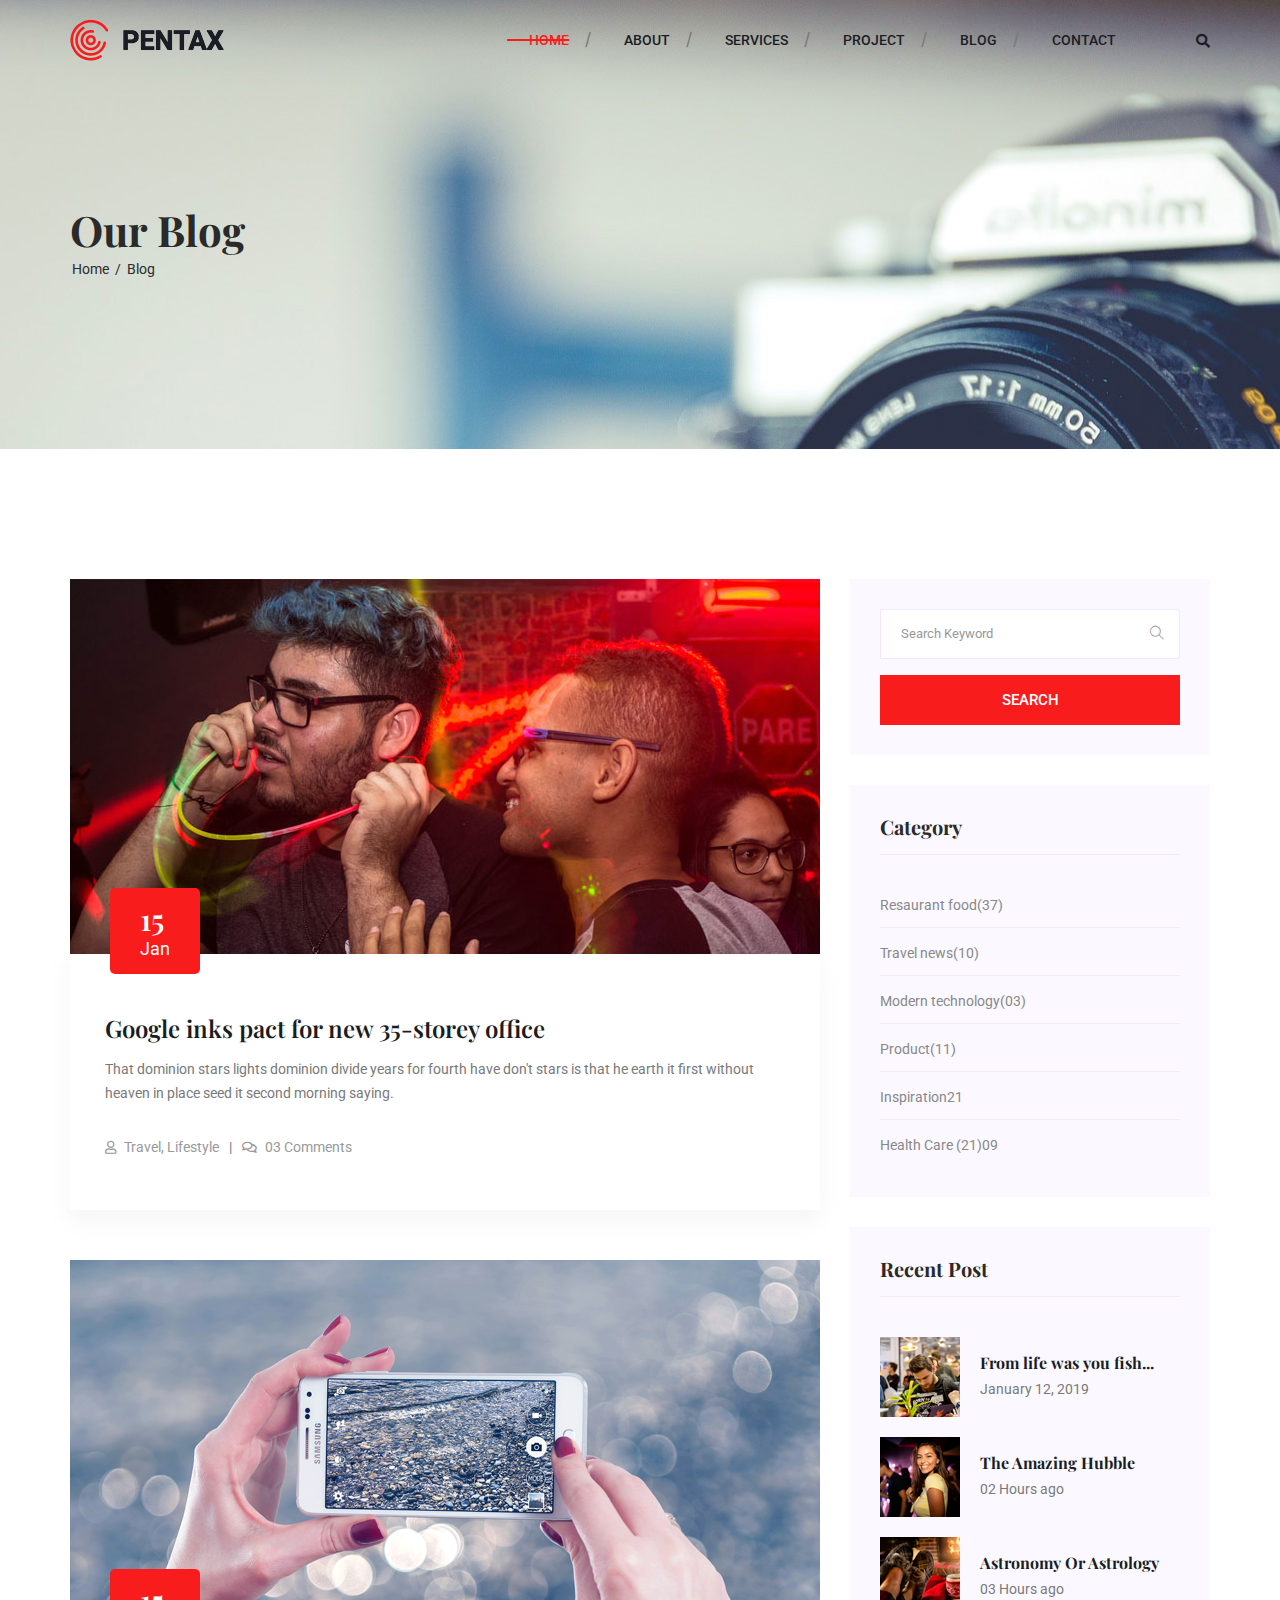
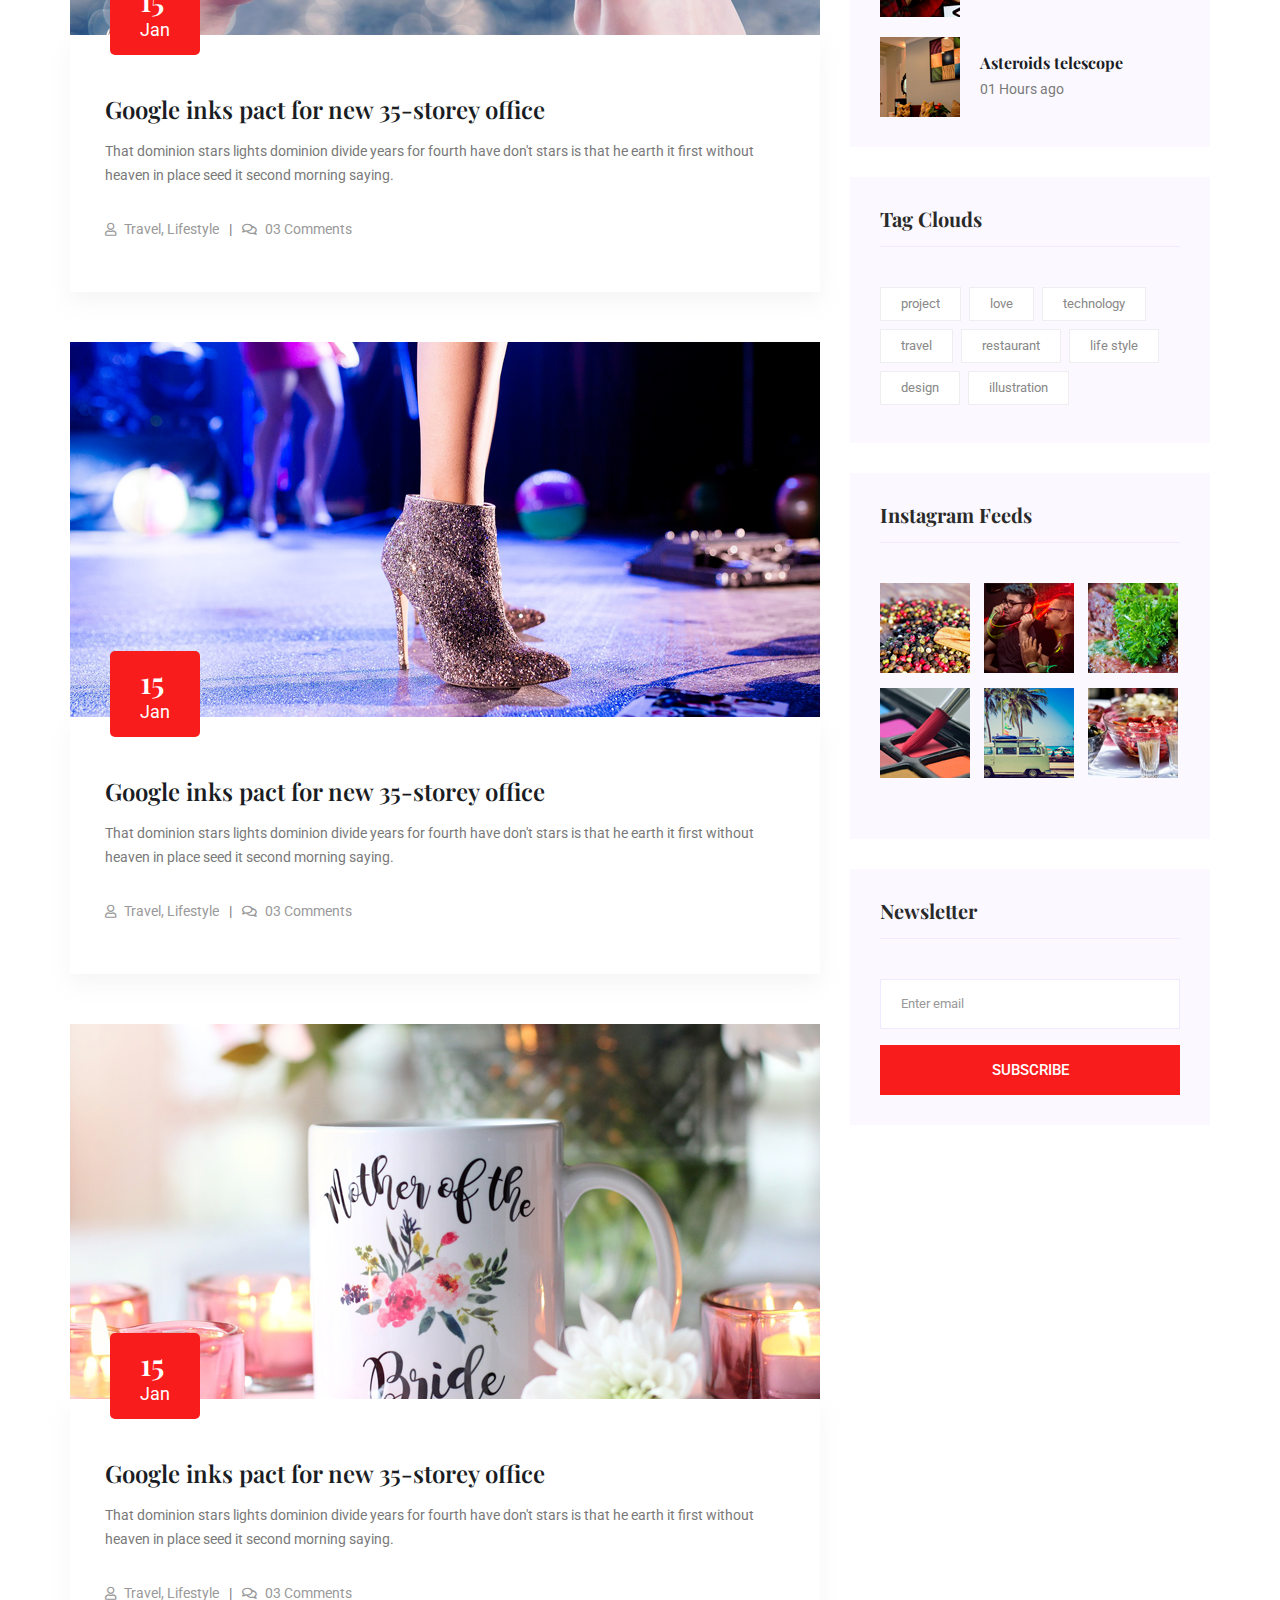
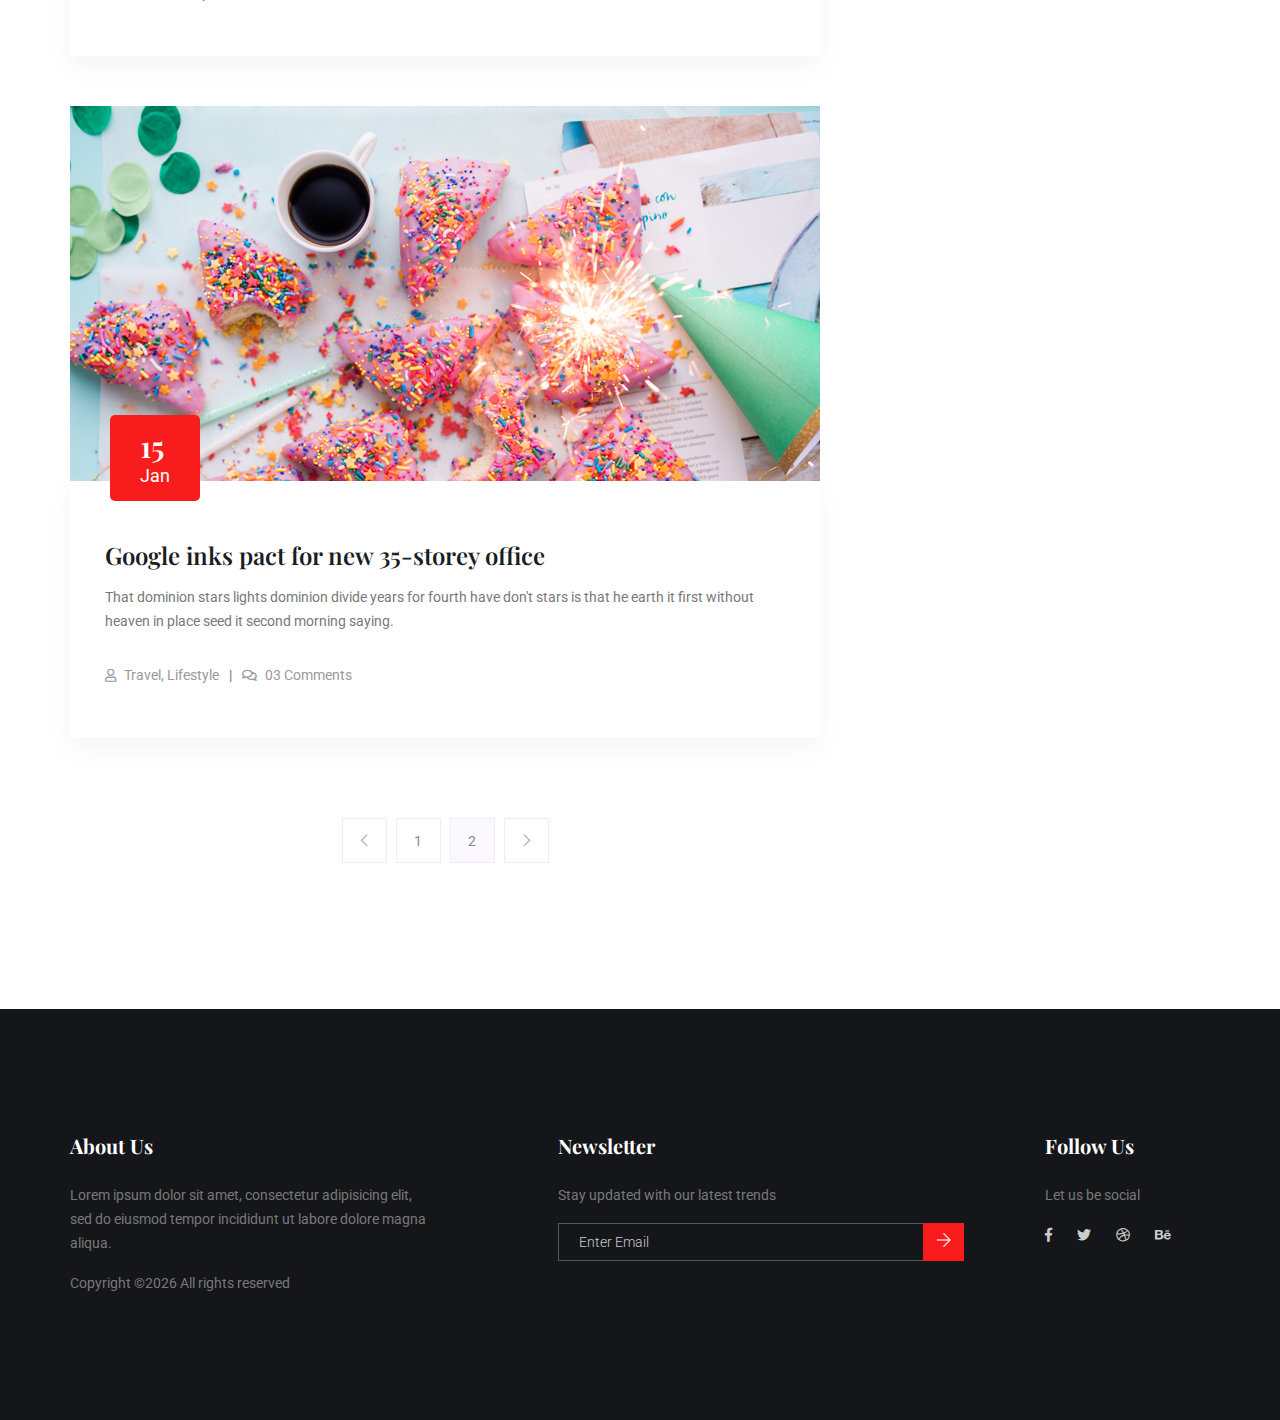
<file: blog.html>
<!doctype html>
<html lang="en">
<head>
    <!-- Required meta tags -->
    <meta charset="utf-8">
    <meta name="viewport" content="width=device-width, initial-scale=1, shrink-to-fit=no">
    <link rel="icon" href="img/favicon.png" type="image/png">
    <title>Pentax Photography</title>
    <!-- Bootstrap CSS -->
    <link rel="stylesheet" href="css/bootstrap.css">
    <link rel="stylesheet" href="css/themify-icons.css">
    <link rel="stylesheet" href="css/flaticon.css">
    <link rel="stylesheet" href="vendors/fontawesome/css/all.min.css">
    <link rel="stylesheet" href="vendors/owl-carousel/owl.carousel.min.css">
    <link rel="stylesheet" href="vendors/animate-css/animate.css">
    <!-- main css -->
    <link rel="stylesheet" href="css/style.css">
    <link rel="stylesheet" href="css/responsive.css">
</head>
<body>

    <!--================Header Menu Area =================-->
    <header class="header_area">
        <div class="main_menu">
            <nav class="navbar navbar-expand-lg navbar-light">
                <div class="container">
                    <!-- Brand and toggle get grouped for better mobile display -->
                    <a class="navbar-brand logo_h" href="index.html"><img src="img/logo.png" alt=""></a>
                    <button class="navbar-toggler" type="button" data-toggle="collapse" data-target="#navbarSupportedContent" aria-controls="navbarSupportedContent" aria-expanded="false" aria-label="Toggle navigation">
                        <span class="icon-bar"></span>
                        <span class="icon-bar"></span>
                        <span class="icon-bar"></span>
                    </button>
                    <!-- Collect the nav links, forms, and other content for toggling -->
                    <div class="collapse navbar-collapse offset" id="navbarSupportedContent">
                        <ul class="nav navbar-nav menu_nav ml-auto">
                            <li class="nav-item active"><a class="nav-link" href="index.html">Home</a></li> 
                            <li class="nav-item"><a class="nav-link" href="about-us.html">About</a></li> 
                            <li class="nav-item"><a class="nav-link" href="service.html">services</a></li> 
                            <li class="nav-item"><a class="nav-link" href="project.html">project</a></li>    
                            <li class="nav-item submenu dropdown">
                                <a href="#" class="nav-link dropdown-toggle" data-toggle="dropdown" role="button" aria-haspopup="true" aria-expanded="false">Blog</a>
                                <ul class="dropdown-menu">
                                    <li class="nav-item"><a class="nav-link" href="blog.html">Blog</a></li>
                                    <li class="nav-item"><a class="nav-link" href="single-blog.html">Blog Details</a></li>
                                    <li class="nav-item"><a class="nav-link" href="project-details.html">Project Details</a></li>
                                    <li class="nav-item"><a class="nav-link" href="price.html">Pricing</a></li>
                                </ul>
                            </li> 
                            <li class="nav-item"><a class="nav-link" href="contact.html">Contact</a></li>
                        </ul>
                    </div>
                    <div class="right-button">
                        <ul>
                            <li><a id="search" href="javascript:void(0)"><i class="fas fa-search"></i></a></li>
                        </ul>
                    </div> 
                </div>
            </nav>

        </div>
        <div class="search_input" id="search_input_box">
            <div class="container ">
                <form class="d-flex justify-content-between search-inner">
                    <input type="text" class="form-control" id="search_input" placeholder="Search Here">
                    <button type="submit" class="btn"></button>
                    <span class="ti-close" id="close_search" title="Close Search"></span>
                </form>
            </div>
        </div>
    </header>
    <!--================Header Menu Area =================-->


    <!--================Hero Banner Area Start =================-->
    <section class="hero-banner">
        <div class="container">
            <h2>Our Blog</h2>
            <nav aria-label="breadcrumb" class="banner-breadcrumb">
                <ol class="breadcrumb">
                    <li class="breadcrumb-item"><a href="#">Home</a></li>
                    <li class="breadcrumb-item active" aria-current="page">Blog</li>
                </ol>
            </nav>
        </div>
    </section>
    <!--================Hero Banner Area End =================-->


    <!--================Blog Area =================-->
    <section class="blog_area area-padding">
        <div class="container">
            <div class="row">
                <div class="col-lg-8 mb-5 mb-lg-0">
                    <div class="blog_left_sidebar">
                        <article class="blog_item">
                            <div class="blog_item_img">
                                <img class="card-img rounded-0" src="img/blog/main-blog/m-blog-1.jpg" alt="">
                                <a href="#" class="blog_item_date">
                                    <h3>15</h3>
                                    <p>Jan</p>
                                </a>
                            </div>

                            <div class="blog_details">
                                <a class="d-inline-block" href="single-blog.html">
                                    <h2>Google inks pact for new 35-storey office</h2>
                                </a>
                                <p>That dominion stars lights dominion divide years for fourth have don't stars is that he earth it first without heaven in place seed it second morning saying.</p>
                                <ul class="blog-info-link">
                                    <li><a href="#"><i class="far fa-user"></i> Travel, Lifestyle</a></li>
                                    <li><a href="#"><i class="far fa-comments"></i> 03 Comments</a></li>
                                </ul>
                            </div>
                        </article>

                        <article class="blog_item">
                            <div class="blog_item_img">
                                <img class="card-img rounded-0" src="img/blog/main-blog/m-blog-2.jpg" alt="">
                                <a href="#" class="blog_item_date">
                                    <h3>15</h3>
                                    <p>Jan</p>
                                </a>
                            </div>

                            <div class="blog_details">
                                <a class="d-inline-block" href="single-blog.html">
                                    <h2>Google inks pact for new 35-storey office</h2>
                                </a>
                                <p>That dominion stars lights dominion divide years for fourth have don't stars is that he earth it first without heaven in place seed it second morning saying.</p>
                                <ul class="blog-info-link">
                                    <li><a href="#"><i class="far fa-user"></i> Travel, Lifestyle</a></li>
                                    <li><a href="#"><i class="far fa-comments"></i> 03 Comments</a></li>
                                </ul>
                            </div>
                        </article>

                        <article class="blog_item">
                            <div class="blog_item_img">
                                <img class="card-img rounded-0" src="img/blog/main-blog/m-blog-3.jpg" alt="">
                                <a href="#" class="blog_item_date">
                                    <h3>15</h3>
                                    <p>Jan</p>
                                </a>
                            </div>

                            <div class="blog_details">
                                <a class="d-inline-block" href="single-blog.html">
                                    <h2>Google inks pact for new 35-storey office</h2>
                                </a>
                                <p>That dominion stars lights dominion divide years for fourth have don't stars is that he earth it first without heaven in place seed it second morning saying.</p>
                                <ul class="blog-info-link">
                                    <li><a href="#"><i class="far fa-user"></i> Travel, Lifestyle</a></li>
                                    <li><a href="#"><i class="far fa-comments"></i> 03 Comments</a></li>
                                </ul>
                            </div>
                        </article>

                        <article class="blog_item">
                            <div class="blog_item_img">
                                <img class="card-img rounded-0" src="img/blog/main-blog/m-blog-4.jpg" alt="">
                                <a href="#" class="blog_item_date">
                                    <h3>15</h3>
                                    <p>Jan</p>
                                </a>
                            </div>

                            <div class="blog_details">
                                <a class="d-inline-block" href="single-blog.html">
                                    <h2>Google inks pact for new 35-storey office</h2>
                                </a>
                                <p>That dominion stars lights dominion divide years for fourth have don't stars is that he earth it first without heaven in place seed it second morning saying.</p>
                                <ul class="blog-info-link">
                                    <li><a href="#"><i class="far fa-user"></i> Travel, Lifestyle</a></li>
                                    <li><a href="#"><i class="far fa-comments"></i> 03 Comments</a></li>
                                </ul>
                            </div>
                        </article>

                        <article class="blog_item">
                            <div class="blog_item_img">
                                <img class="card-img rounded-0" src="img/blog/main-blog/m-blog-5.jpg" alt="">
                                <a href="#" class="blog_item_date">
                                    <h3>15</h3>
                                    <p>Jan</p>
                                </a>
                            </div>

                            <div class="blog_details">
                                <a class="d-inline-block" href="single-blog.html">
                                    <h2>Google inks pact for new 35-storey office</h2>
                                </a>
                                <p>That dominion stars lights dominion divide years for fourth have don't stars is that he earth it first without heaven in place seed it second morning saying.</p>
                                <ul class="blog-info-link">
                                    <li><a href="#"><i class="far fa-user"></i> Travel, Lifestyle</a></li>
                                    <li><a href="#"><i class="far fa-comments"></i> 03 Comments</a></li>
                                </ul>
                            </div>
                        </article>



                        <nav class="blog-pagination justify-content-center d-flex">
                            <ul class="pagination">
                                <li class="page-item">
                                    <a href="#" class="page-link" aria-label="Previous">
                                        <i class="ti-angle-left"></i>
                                    </a>
                                </li>
                                <li class="page-item">
                                    <a href="#" class="page-link">1</a>
                                </li>
                                <li class="page-item active">
                                    <a href="#" class="page-link">2</a>
                                </li>
                                <li class="page-item">
                                    <a href="#" class="page-link" aria-label="Next">
                                        <i class="ti-angle-right"></i>
                                    </a>
                                </li>
                            </ul>
                        </nav>
                    </div>
                </div>
                <div class="col-lg-4">
                    <div class="blog_right_sidebar">
                        <aside class="single_sidebar_widget search_widget">
                            <form action="#">
                                <div class="form-group">
                                    <div class="input-group mb-3">
                                        <input type="text" class="form-control" placeholder="Search Keyword">
                                        <div class="input-group-append">
                                            <button class="btn" type="button"><i class="ti-search"></i></button>
                                        </div>
                                    </div>
                                </div>
                                <button class="button rounded-0 primary-bg text-white w-100" type="submit">Search</button>
                            </form>
                        </aside>

                        <aside class="single_sidebar_widget post_category_widget">
                            <h4 class="widget_title">Category</h4>
                            <ul class="list cat-list">
                                <li>
                                    <a href="#" class="d-flex">
                                        <p>Resaurant food</p>
                                        <p>(37)</p>
                                    </a>
                                </li>
                                <li>
                                    <a href="#" class="d-flex">
                                        <p>Travel news</p>
                                        <p>(10)</p>
                                    </a>
                                </li>
                                <li>
                                    <a href="#" class="d-flex">
                                        <p>Modern technology</p>
                                        <p>(03)</p>
                                    </a>
                                </li>
                                <li>
                                    <a href="#" class="d-flex">
                                        <p>Product</p>
                                        <p>(11)</p>
                                    </a>
                                </li>
                                <li>
                                    <a href="#" class="d-flex">
                                        <p>Inspiration</p>
                                        <p>21</p>
                                    </a>
                                </li>
                                <li>
                                    <a href="#" class="d-flex">
                                        <p>Health Care (21)</p>
                                        <p>09</p>
                                    </a>
                                </li>
                            </ul>
                        </aside>

                        <aside class="single_sidebar_widget popular_post_widget">
                            <h3 class="widget_title">Recent Post</h3>
                            <div class="media post_item">
                                <img src="img/blog/popular-post/post1.jpg" alt="post">
                                <div class="media-body">
                                    <a href="single-blog.html">
                                        <h3>From life was you fish...</h3>
                                    </a>
                                    <p>January 12, 2019</p>
                                </div>
                            </div>
                            <div class="media post_item">
                                <img src="img/blog/popular-post/post2.jpg" alt="post">                              
                                <div class="media-body">
                                    <a href="single-blog.html">
                                        <h3>The Amazing Hubble</h3>
                                    </a>
                                    <p>02 Hours ago</p>
                                </div>
                            </div>
                            <div class="media post_item">
                                <img src="img/blog/popular-post/post3.jpg" alt="post">                              
                                <div class="media-body">
                                    <a href="single-blog.html">
                                        <h3>Astronomy Or Astrology</h3>
                                    </a>
                                    <p>03 Hours ago</p>
                                </div>
                            </div>
                            <div class="media post_item">
                                <img src="img/blog/popular-post/post4.jpg" alt="post">
                                <div class="media-body">
                                    <a href="single-blog.html">
                                        <h3>Asteroids telescope</h3>
                                    </a>
                                    <p>01 Hours ago</p>
                                </div>
                            </div>
                        </aside>
                        <aside class="single_sidebar_widget tag_cloud_widget">
                            <h4 class="widget_title">Tag Clouds</h4>
                            <ul class="list">
                                <li>
                                    <a href="#">project</a>
                                </li>
                                <li>
                                    <a href="#">love</a>
                                </li>
                                <li>
                                    <a href="#">technology</a>
                                </li>
                                <li>
                                    <a href="#">travel</a>
                                </li>
                                <li>
                                    <a href="#">restaurant</a>
                                </li>
                                <li>
                                    <a href="#">life style</a>
                                </li>
                                <li>
                                    <a href="#">design</a>
                                </li>
                                <li>
                                    <a href="#">illustration</a>
                                </li>
                            </ul>
                        </aside>


                        <aside class="single_sidebar_widget instagram_feeds">
                            <h4 class="widget_title">Instagram Feeds</h4>
                            <ul class="instagram_row flex-wrap">
                                <li>
                                    <a href="#">
                                        <img class="img-fluid" src="img/instagram/widget-i1.png" alt="">
                                    </a>
                                </li>
                                <li>
                                    <a href="#">
                                        <img class="img-fluid" src="img/instagram/widget-i2.png" alt="">
                                    </a>
                                </li>
                                <li>
                                    <a href="#">
                                        <img class="img-fluid" src="img/instagram/widget-i3.png" alt="">
                                    </a>
                                </li>
                                <li>
                                    <a href="#">
                                        <img class="img-fluid" src="img/instagram/widget-i4.png" alt="">
                                    </a>
                                </li>
                                <li>
                                    <a href="#">
                                        <img class="img-fluid" src="img/instagram/widget-i5.png" alt="">
                                    </a>
                                </li>
                                <li>
                                    <a href="#">
                                        <img class="img-fluid" src="img/instagram/widget-i6.png" alt="">
                                    </a>
                                </li>
                            </ul>
                        </aside>


                        <aside class="single_sidebar_widget newsletter_widget">
                            <h4 class="widget_title">Newsletter</h4>

                            <form action="#">
                                <div class="form-group">
                                    <input type="email" class="form-control" placeholder="Enter email" required>
                                </div>
                                <button class="button rounded-0 primary-bg text-white w-100" type="submit">Subscribe</button>
                            </form>
                        </aside>
                    </div>
                </div>
            </div>
        </div>
    </section>
    <!--================Blog Area =================-->


    <!--================ start footer Area  =================-->
    <footer class="footer-area section_gap">
        <div class="container">
            <div class="row">
                <div class="col-lg-4  col-md-6 col-sm-6">
                    <div class="single-footer-widget">
                        <h6>About Us</h6>
                        <p>
                            Lorem ipsum dolor sit amet, consectetur adipisicing elit, sed do eiusmod tempor incididunt ut labore dolore
                            magna aliqua.
                        </p>
                        <p class="footer-text m-0"><!-- Link back to Colorlib can't be removed. Template is licensed under CC BY 3.0. -->
Copyright &copy;<script>document.write(new Date().getFullYear());</script> All rights reserved
<!-- Link back to Colorlib can't be removed. Template is licensed under CC BY 3.0. --></p>
                    </div>
                </div>
                <div class="offset-lg-1 col-lg-5   col-md-6 col-sm-6">
                    <div class="single-footer-widget">
                        <h6>Newsletter</h6>
                        <p>Stay updated with our latest trends</p>
                        <div class="" id="mc_embed_signup">

                            <form target="_blank" action="https://spondonit.us12.list-manage.com/subscribe/post?u=1462626880ade1ac87bd9c93a&amp;id=92a4423d01"
                            method="get" class="form-inline">

                            <div class="d-flex flex-row">

                                <input class="form-control" name="EMAIL" placeholder="Enter Email" onfocus="this.placeholder = ''" onblur="this.placeholder = 'Enter Email '"
                                required="" type="email">


                                <button class="click-btn btn btn-default"><i class="ti-arrow-right"></i></button>
                                <div style="position: absolute; left: -5000px;">
                                    <input name="b_36c4fd991d266f23781ded980_aefe40901a" tabindex="-1" value="" type="text">
                                </div>

                            </div>
                            <div class="info"></div>
                        </form>
                    </div>
                </div>
            </div>
            <div class="col-lg-2 col-md-6 col-sm-6">
                <div class="single-footer-widget">
                    <h6>Follow Us</h6>
                    <p>Let us be social</p>
                    <div class="footer-social d-flex align-items-center">
                        <a href="#"><i class="fab fa-facebook-f"></i></a>
                        <a href="#"><i class="fab fa-twitter"></i></a>
                        <a href="#"><i class="fab fa-dribbble"></i></a>
                        <a href="#"><i class="fab fa-behance"></i></a>
                    </div>
                </div>
            </div>
        </div>
    </div>
</footer>
<!--================ End footer Area  =================-->





<!-- Optional JavaScript -->
<!-- jQuery first, then Popper.js, then Bootstrap JS -->
<script src="js/jquery-3.3.1.min.js"></script>
<script src="js/popper.js"></script>
<script src="js/bootstrap.min.js"></script>
<script src="js/stellar.js"></script>
<script src="vendors/isotope/imagesloaded.pkgd.min.js"></script>
<script src="vendors/isotope/isotope.pkgd.min.js"></script>
<script src="vendors/owl-carousel/owl.carousel.min.js"></script>
<script src="js/jquery.ajaxchimp.min.js"></script>
<script src="js/jquery.counterup.min.js"></script>
<script src="js/jquery.waypoints.min.js"></script>
<script src="js/mail-script.js"></script>
<script src="js/contact.js"></script>
<script src="js/jquery.form.js"></script>
<script src="js/jquery.validate.min.js"></script>
<script src="js/mail-script.js"></script>
<script src="js/theme.js"></script>
</body>
</html>
</file>
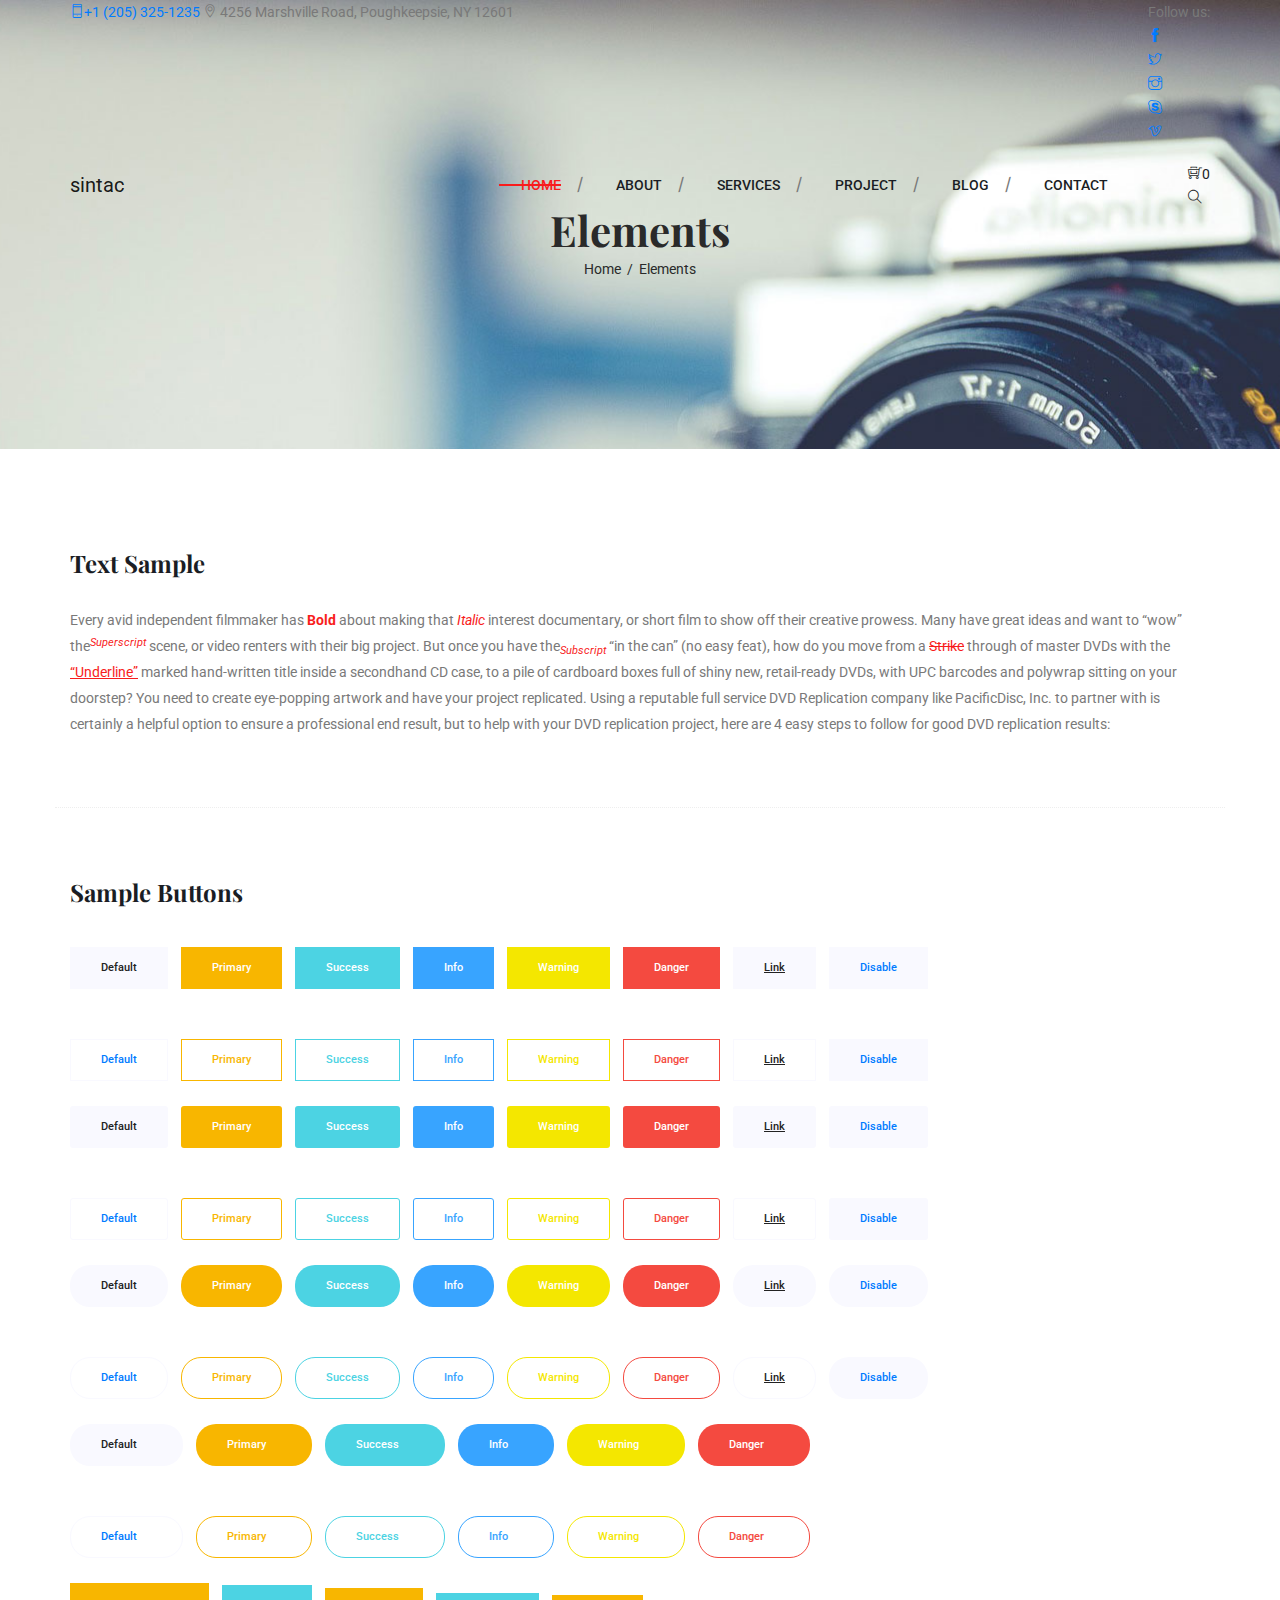
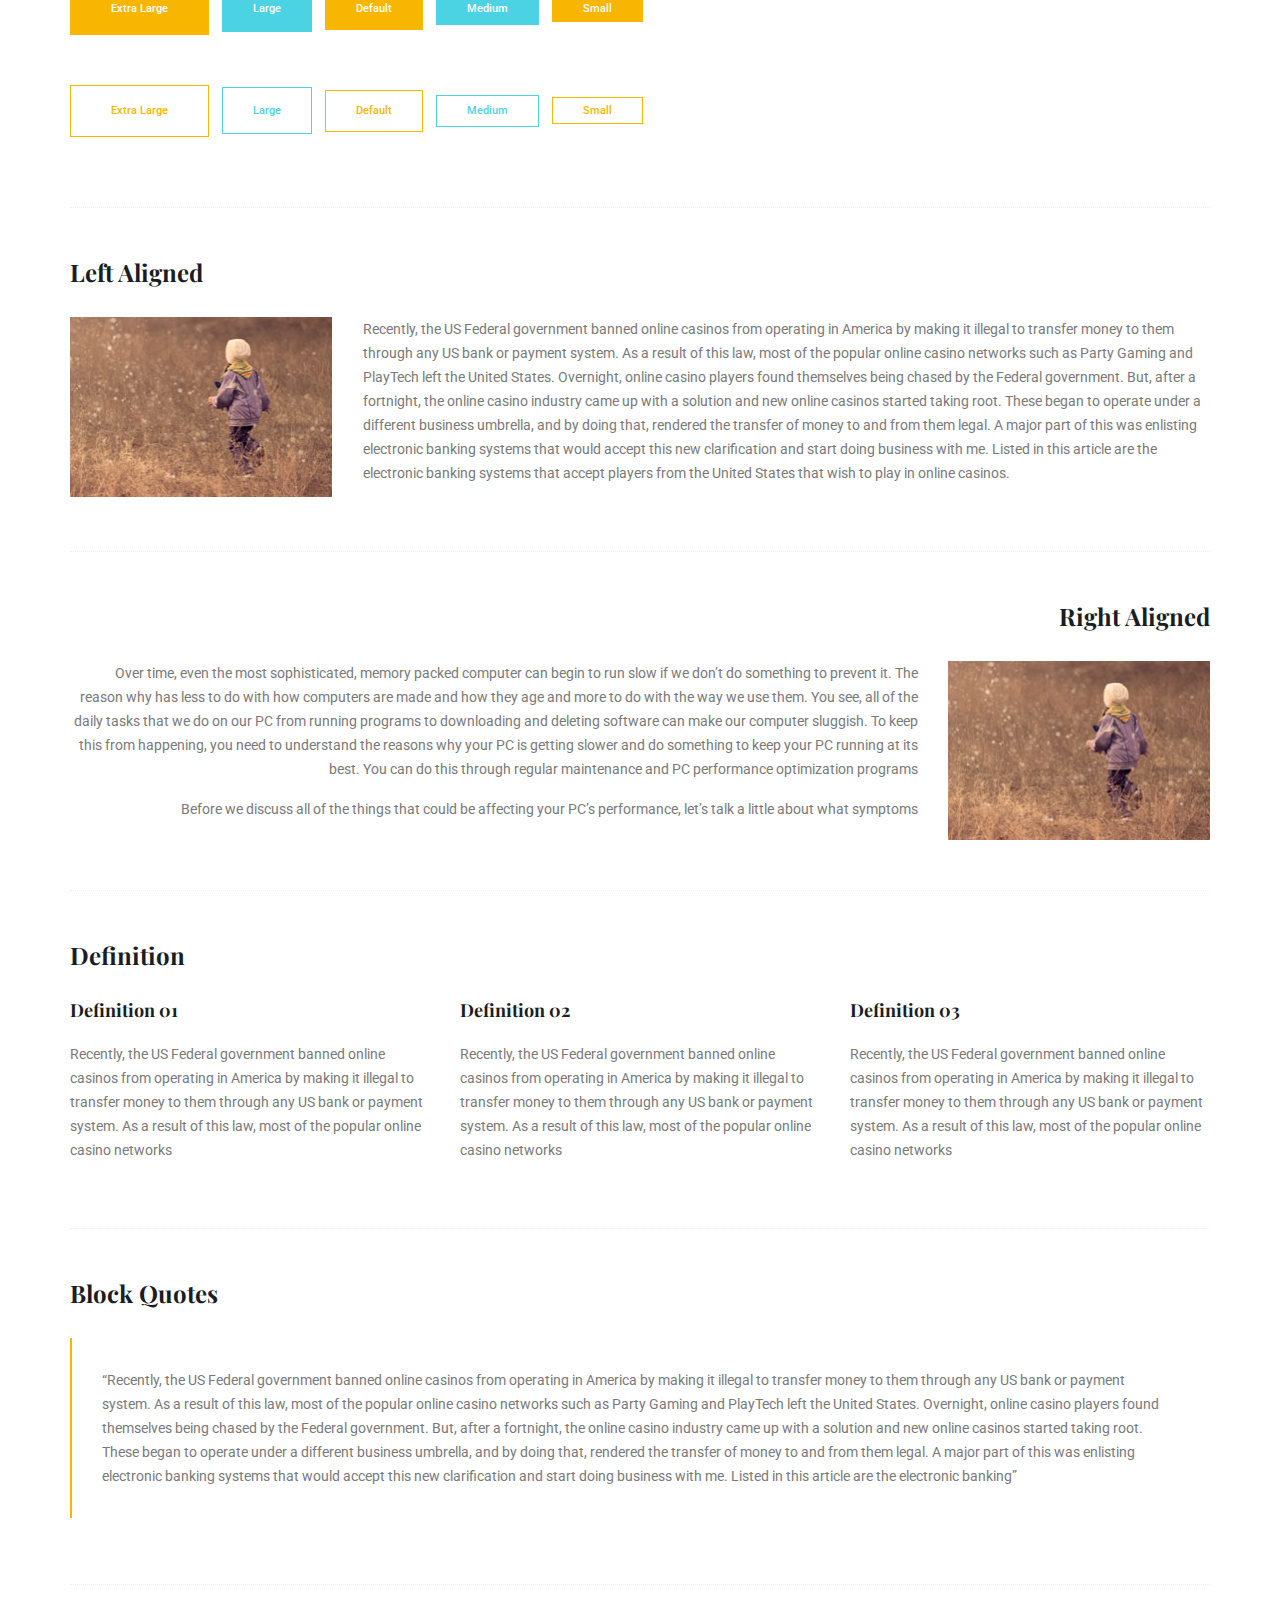
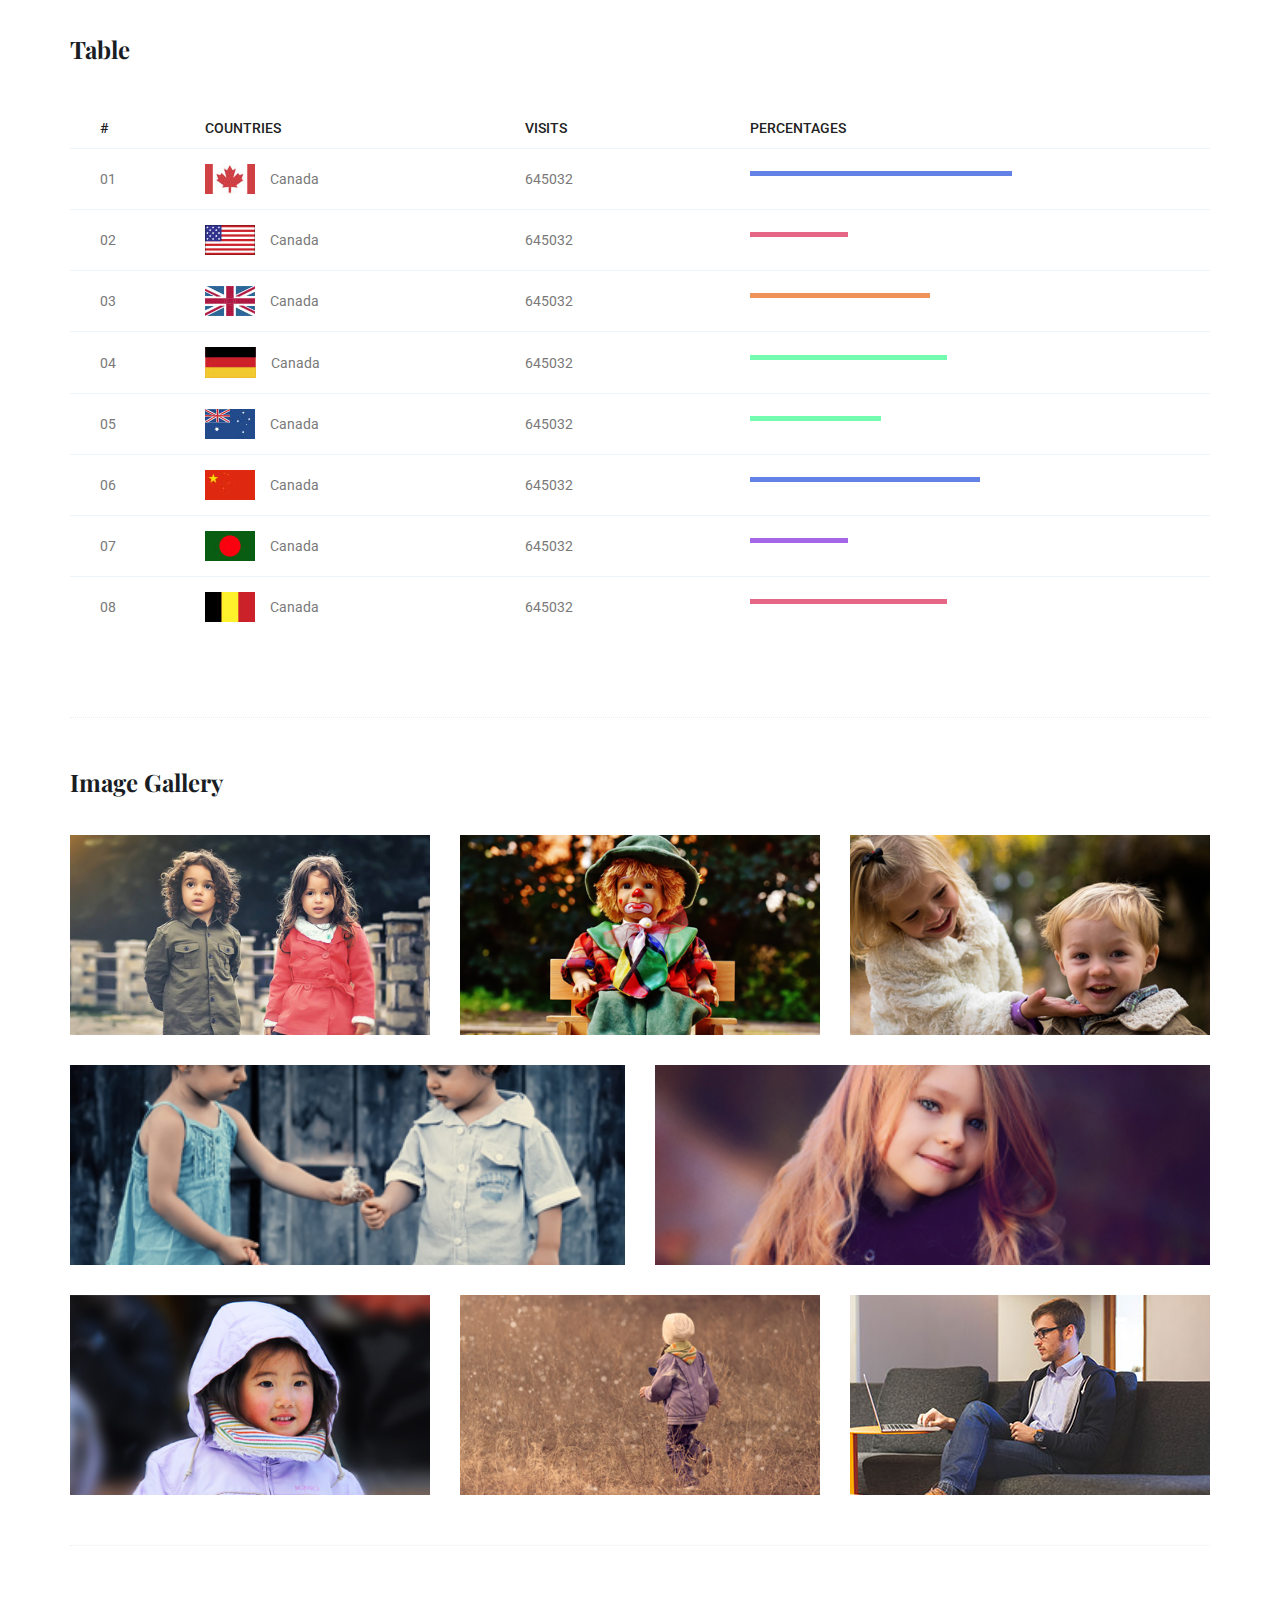
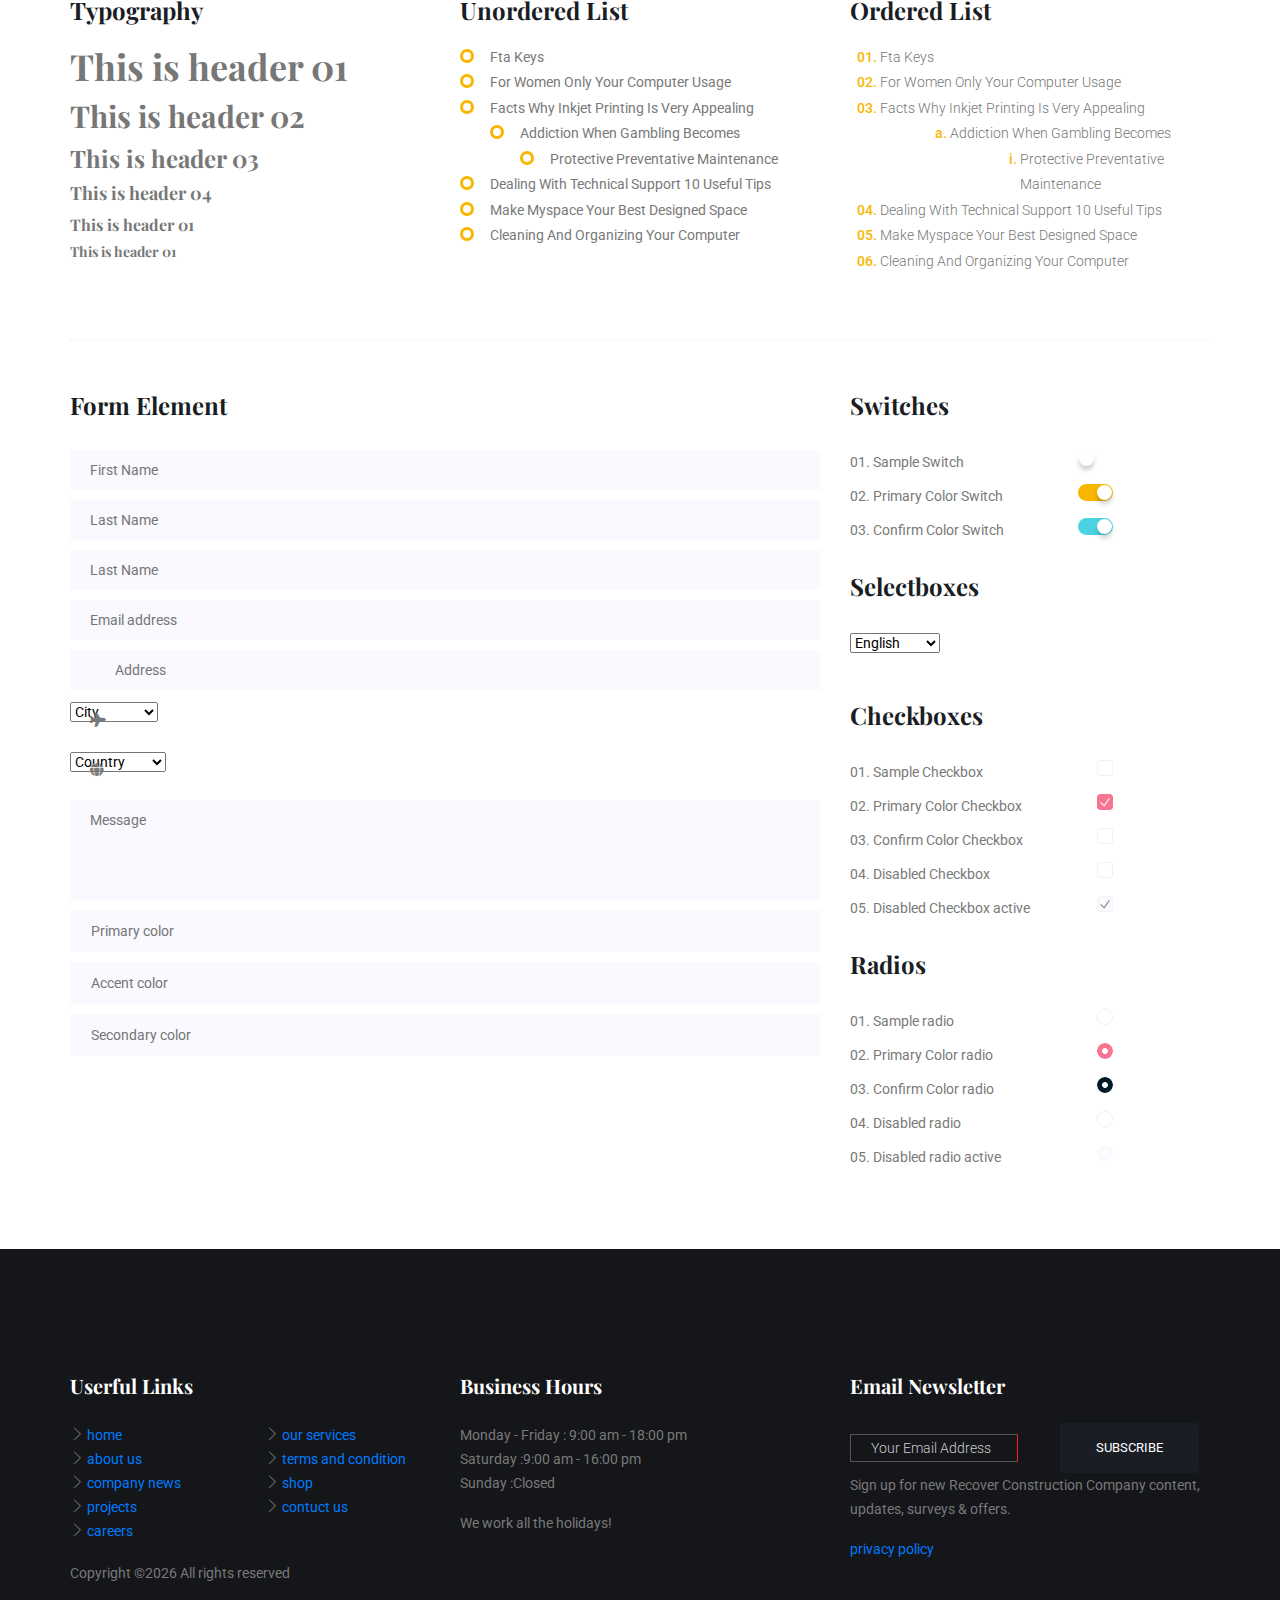
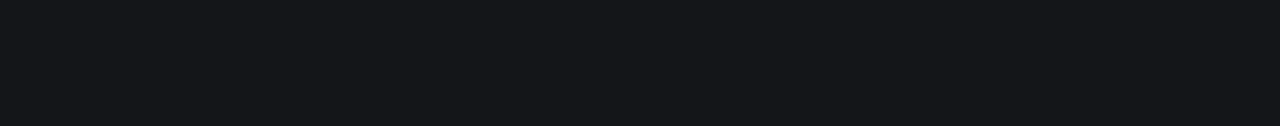
<file: element.html>
<!doctype html>
<html lang="en">
<head>
    <!-- Required meta tags -->
    <meta charset="utf-8">
    <meta name="viewport" content="width=device-width, initial-scale=1, shrink-to-fit=no">
    <link rel="icon" href="img/favicon.png" type="image/png">
    <title>Pentax Photography</title>
    <!-- Bootstrap CSS -->
    <link rel="stylesheet" href="css/bootstrap.css">
    <link rel="stylesheet" href="css/themify-icons.css">
    <link rel="stylesheet" href="css/flaticon.css">
    <link rel="stylesheet" href="vendors/fontawesome/css/all.min.css">
    <link rel="stylesheet" href="vendors/owl-carousel/owl.carousel.min.css">
    <link rel="stylesheet" href="vendors/animate-css/animate.css">
    <!-- main css -->
    <link rel="stylesheet" href="css/style.css">
    <link rel="stylesheet" href="css/responsive.css">
</head>
<body>

    <!--================Header Menu Area =================-->
    <header class="header_area">
        <div class="top_menu row m0">
            <div class="container">
                <div class="float-left">
                    <a class="dn_btn" href="tel:+1 (205) 325-1235"><i class="ti-mobile"></i>+1 (205) 325-1235</a>
                    <span class="dn_btn"> <i class="ti-location-pin"></i> 4256 Marshville Road, Poughkeepsie, NY 12601</span>
                </div>
                <div class="float-right">
                    <span class="follow_us">Follow us: </span>
                    <ul class="list header_social">
                        <li><a href="#"><i class="ti-facebook"></i></a></li>
                        <li><a href="#"><i class="ti-twitter"></i></a></li>
                        <li><a href="#"><i class="ti-instagram"></i></a></li>
                        <li><a href="#"><i class="ti-skype"></i></a></li>
                        <li><a href="#"><i class="ti-vimeo"></i></a></li>
                    </ul> 
                </div>
            </div>  
        </div>  
        <div class="main_menu">
            <nav class="navbar navbar-expand-lg navbar-light">
                <div class="container">
                    <!-- Brand and toggle get grouped for better mobile display -->
                    <a class="navbar-brand logo_h" href="index.html">sintac</a>
                    <button class="navbar-toggler" type="button" data-toggle="collapse" data-target="#navbarSupportedContent" aria-controls="navbarSupportedContent" aria-expanded="false" aria-label="Toggle navigation">
                        <span class="icon-bar"></span>
                        <span class="icon-bar"></span>
                        <span class="icon-bar"></span>
                    </button>
                    <!-- Collect the nav links, forms, and other content for toggling -->
                    <div class="collapse navbar-collapse offset" id="navbarSupportedContent">
                        <ul class="nav navbar-nav menu_nav ml-auto">
                            <li class="nav-item active"><a class="nav-link" href="index.html">Home</a></li> 
                            <li class="nav-item"><a class="nav-link" href="about-us.html">About</a></li> 
                            <li class="nav-item"><a class="nav-link" href="service.html">services</a></li> 
                            <li class="nav-item"><a class="nav-link" href="project.html">project</a></li>    
                            <li class="nav-item submenu dropdown">
                                <a href="#" class="nav-link dropdown-toggle" data-toggle="dropdown" role="button" aria-haspopup="true" aria-expanded="false">Blog</a>
                                <ul class="dropdown-menu">
                                    <li class="nav-item"><a class="nav-link" href="blog.html">Blog</a></li>
                                    <li class="nav-item"><a class="nav-link" href="single-blog.html">Blog Details</a></li>
                                    <li class="nav-item"><a class="nav-link" href="project-details.html">Project Details</a></li>
                                    <li class="nav-item"><a class="nav-link" href="price.html">Pricing</a></li>
                                </ul>
                            </li> 
                            <li class="nav-item"><a class="nav-link" href="contact.html">Contact</a></li>
                        </ul>
                    </div>
                    <div class="right-button">
                        <ul>
                            <li class="shop-icon"><a href="#"><i class="ti-shopping-cart-full"></i><span>0</span></a></li>
                            <li><a href="#"><i class="ti-search"></i></a></li>
                        </ul>
                    </div> 
                </div>
            </nav>

        </div>
    </header>
    <!--================Header Menu Area =================-->


    <!--================Hero Banner Area Start =================-->
    <section class="hero-banner hero-banner-sm">
        <div class="container text-center">
            <h2>Elements</h2>
            <nav aria-label="breadcrumb" class="banner-breadcrumb">
                <ol class="breadcrumb">
                    <li class="breadcrumb-item"><a href="#">Home</a></li>
                    <li class="breadcrumb-item active" aria-current="page">Elements</li>
                </ol>
            </nav>
        </div>
    </section>
    <!--================Hero Banner Area End =================-->


    <!-- Start Sample Area -->
    <section class="sample-text-area">
        <div class="container">
            <h3 class="text-heading title_color">Text Sample</h3>
            <p class="sample-text">
                Every avid independent filmmaker has <b>Bold</b> about making that <i>Italic</i> interest documentary, or short film to show off their creative prowess. Many have great ideas and want to “wow” the<sup>Superscript</sup> scene, or video renters with their big project.  But once you have the<sub>Subscript</sub> “in the can” (no easy feat), how do you move from a <del>Strike</del> through of master DVDs with the <u>“Underline”</u> marked hand-written title inside a secondhand CD case, to a pile of cardboard boxes full of shiny new, retail-ready DVDs, with UPC barcodes and polywrap sitting on your doorstep?  You need to create eye-popping artwork and have your project replicated. Using a reputable full service DVD Replication company like PacificDisc, Inc. to partner with is certainly a helpful option to ensure a professional end result, but to help with your DVD replication project, here are 4 easy steps to follow for good DVD replication results: 

            </p>
        </div>
    </section>
    <!-- End Sample Area -->
    <!-- Start Button -->
    <section class="button-area">
        <div class="container border-top-generic">
            <h3 class="text-heading title_color">Sample Buttons</h3>
            <div class="button-group-area">
                <a href="#" class="genric-btn default">Default</a>
                <a href="#" class="genric-btn primary">Primary</a>
                <a href="#" class="genric-btn success">Success</a>
                <a href="#" class="genric-btn info">Info</a>
                <a href="#" class="genric-btn warning">Warning</a>
                <a href="#" class="genric-btn danger">Danger</a>
                <a href="#" class="genric-btn link">Link</a>
                <a href="#" class="genric-btn disable">Disable</a>
            </div>
            <div class="button-group-area mt-10">
                <a href="#" class="genric-btn default-border">Default</a>
                <a href="#" class="genric-btn primary-border">Primary</a>
                <a href="#" class="genric-btn success-border">Success</a>
                <a href="#" class="genric-btn info-border">Info</a>
                <a href="#" class="genric-btn warning-border">Warning</a>
                <a href="#" class="genric-btn danger-border">Danger</a>
                <a href="#" class="genric-btn link-border">Link</a>
                <a href="#" class="genric-btn disable">Disable</a>
            </div>
            <div class="button-group-area mt-40">
                <a href="#" class="genric-btn default radius">Default</a>
                <a href="#" class="genric-btn primary radius">Primary</a>
                <a href="#" class="genric-btn success radius">Success</a>
                <a href="#" class="genric-btn info radius">Info</a>
                <a href="#" class="genric-btn warning radius">Warning</a>
                <a href="#" class="genric-btn danger radius">Danger</a>
                <a href="#" class="genric-btn link radius">Link</a>
                <a href="#" class="genric-btn disable radius">Disable</a>
            </div>
            <div class="button-group-area mt-10">
                <a href="#" class="genric-btn default-border radius">Default</a>
                <a href="#" class="genric-btn primary-border radius">Primary</a>
                <a href="#" class="genric-btn success-border radius">Success</a>
                <a href="#" class="genric-btn info-border radius">Info</a>
                <a href="#" class="genric-btn warning-border radius">Warning</a>
                <a href="#" class="genric-btn danger-border radius">Danger</a>
                <a href="#" class="genric-btn link-border radius">Link</a>
                <a href="#" class="genric-btn disable radius">Disable</a>
            </div>
            <div class="button-group-area mt-40">
                <a href="#" class="genric-btn default circle">Default</a>
                <a href="#" class="genric-btn primary circle">Primary</a>
                <a href="#" class="genric-btn success circle">Success</a>
                <a href="#" class="genric-btn info circle">Info</a>
                <a href="#" class="genric-btn warning circle">Warning</a>
                <a href="#" class="genric-btn danger circle">Danger</a>
                <a href="#" class="genric-btn link circle">Link</a>
                <a href="#" class="genric-btn disable circle">Disable</a>
            </div>
            <div class="button-group-area mt-10">
                <a href="#" class="genric-btn default-border circle">Default</a>
                <a href="#" class="genric-btn primary-border circle">Primary</a>
                <a href="#" class="genric-btn success-border circle">Success</a>
                <a href="#" class="genric-btn info-border circle">Info</a>
                <a href="#" class="genric-btn warning-border circle">Warning</a>
                <a href="#" class="genric-btn danger-border circle">Danger</a>
                <a href="#" class="genric-btn link-border circle">Link</a>
                <a href="#" class="genric-btn disable circle">Disable</a>
            </div>
            <div class="button-group-area mt-40">
                <a href="#" class="genric-btn default circle arrow">Default<span class="lnr lnr-arrow-right"></span></a>
                <a href="#" class="genric-btn primary circle arrow">Primary<span class="lnr lnr-arrow-right"></span></a>
                <a href="#" class="genric-btn success circle arrow">Success<span class="lnr lnr-arrow-right"></span></a>
                <a href="#" class="genric-btn info circle arrow">Info<span class="lnr lnr-arrow-right"></span></a>
                <a href="#" class="genric-btn warning circle arrow">Warning<span class="lnr lnr-arrow-right"></span></a>
                <a href="#" class="genric-btn danger circle arrow">Danger<span class="lnr lnr-arrow-right"></span></a>
            </div>
            <div class="button-group-area mt-10">
                <a href="#" class="genric-btn default-border circle arrow">Default<span class="lnr lnr-arrow-right"></span></a>
                <a href="#" class="genric-btn primary-border circle arrow">Primary<span class="lnr lnr-arrow-right"></span></a>
                <a href="#" class="genric-btn success-border circle arrow">Success<span class="lnr lnr-arrow-right"></span></a>
                <a href="#" class="genric-btn info-border circle arrow">Info<span class="lnr lnr-arrow-right"></span></a>
                <a href="#" class="genric-btn warning-border circle arrow">Warning<span class="lnr lnr-arrow-right"></span></a>
                <a href="#" class="genric-btn danger-border circle arrow">Danger<span class="lnr lnr-arrow-right"></span></a>
            </div>
            <div class="button-group-area mt-40">
                <a href="#" class="genric-btn primary e-large">Extra Large</a>
                <a href="#" class="genric-btn success large">Large</a>
                <a href="#" class="genric-btn primary">Default</a>
                <a href="#" class="genric-btn success medium">Medium</a>
                <a href="#" class="genric-btn primary small">Small</a>
            </div>
            <div class="button-group-area mt-10">
                <a href="#" class="genric-btn primary-border e-large">Extra Large</a>
                <a href="#" class="genric-btn success-border large">Large</a>
                <a href="#" class="genric-btn primary-border">Default</a>
                <a href="#" class="genric-btn success-border medium">Medium</a>
                <a href="#" class="genric-btn primary-border small">Small</a>
            </div>
        </div>
    </section>
    <!-- End Button -->
    <!-- Start Align Area -->
    <div class="whole-wrap">
        <div class="container">
            <div class="section-top-border">
                <h3 class="mb-30 title_color">Left Aligned</h3>
                <div class="row">
                    <div class="col-md-3">
                        <img src="img/elements/d.jpg" alt="" class="img-fluid">
                    </div>
                    <div class="col-md-9 mt-sm-20 left-align-p">
                        <p>Recently, the US Federal government banned online casinos from operating in America by making it illegal to transfer money to them through any US bank or payment system. As a result of this law, most of the popular online casino networks such as Party Gaming and PlayTech left the United States. Overnight, online casino players found themselves being chased by the Federal government. But, after a fortnight, the online casino industry came up with a solution and new online casinos started taking root. These began to operate under a different business umbrella, and by doing that, rendered the transfer of money to and from them legal. A major part of this was enlisting electronic banking systems that would accept this new clarification and start doing business with me. Listed in this article are the electronic banking systems that accept players from the United States that wish to play in online casinos.</p>
                    </div>
                </div>
            </div>
            <div class="section-top-border text-right">
                <h3 class="mb-30 title_color">Right Aligned</h3>
                <div class="row">
                    <div class="col-md-9">
                        <p class="text-right">Over time, even the most sophisticated, memory packed computer can begin to run slow if we don’t do something to prevent it. The reason why has less to do with how computers are made and how they age and more to do with the way we use them. You see, all of the daily tasks that we do on our PC from running programs to downloading and deleting software can make our computer sluggish. To keep this from happening, you need to understand the reasons why your PC is getting slower and do something to keep your PC running at its best. You can do this through regular maintenance and PC performance optimization programs</p>
                        <p class="text-right">Before we discuss all of the things that could be affecting your PC’s performance, let’s talk a little about what symptoms</p>
                    </div>
                    <div class="col-md-3">
                        <img src="img/elements/d.jpg" alt="" class="img-fluid">
                    </div>
                </div>
            </div>
            <div class="section-top-border">
                <h3 class="mb-30 title_color">Definition</h3>
                <div class="row">
                    <div class="col-md-4">
                        <div class="single-defination">
                            <h4 class="mb-20">Definition 01</h4>
                            <p>Recently, the US Federal government banned online casinos from operating in America by making it illegal to transfer money to them through any US bank or payment system. As a result of this law, most of the popular online casino networks</p>
                        </div>
                    </div>
                    <div class="col-md-4">
                        <div class="single-defination">
                            <h4 class="mb-20">Definition 02</h4>
                            <p>Recently, the US Federal government banned online casinos from operating in America by making it illegal to transfer money to them through any US bank or payment system. As a result of this law, most of the popular online casino networks</p>
                        </div>
                    </div>
                    <div class="col-md-4">
                        <div class="single-defination">
                            <h4 class="mb-20">Definition 03</h4>
                            <p>Recently, the US Federal government banned online casinos from operating in America by making it illegal to transfer money to them through any US bank or payment system. As a result of this law, most of the popular online casino networks</p>
                        </div>
                    </div>
                </div>
            </div>
            <div class="section-top-border">
                <h3 class="mb-30 title_color">Block Quotes</h3>
                <div class="row">
                    <div class="col-lg-12">
                        <blockquote class="generic-blockquote">
                            “Recently, the US Federal government banned online casinos from operating in America by making it illegal to transfer money to them through any US bank or payment system. As a result of this law, most of the popular online casino networks such as Party Gaming and PlayTech left the United States. Overnight, online casino players found themselves being chased by the Federal government. But, after a fortnight, the online casino industry came up with a solution and new online casinos started taking root. These began to operate under a different business umbrella, and by doing that, rendered the transfer of money to and from them legal. A major part of this was enlisting electronic banking systems that would accept this new clarification and start doing business with me. Listed in this article are the electronic banking” 
                        </blockquote>
                    </div>
                </div>
            </div>
            <div class="section-top-border">
                <h3 class="mb-30 title_color">Table</h3>
                <div class="progress-table-wrap">
                    <div class="progress-table">
                        <div class="table-head">
                            <div class="serial">#</div>
                            <div class="country">Countries</div>
                            <div class="visit">Visits</div>
                            <div class="percentage">Percentages</div>
                        </div>
                        <div class="table-row">
                            <div class="serial">01</div>
                            <div class="country"> <img src="img/elements/f1.jpg" alt="flag">Canada</div>
                            <div class="visit">645032</div>
                            <div class="percentage">
                                <div class="progress">
                                    <div class="progress-bar color-1" role="progressbar" style="width: 80%" aria-valuenow="80" aria-valuemin="0" aria-valuemax="100"></div>
                                </div>
                            </div>
                        </div>
                        <div class="table-row">
                            <div class="serial">02</div>
                            <div class="country"> <img src="img/elements/f2.jpg" alt="flag">Canada</div>
                            <div class="visit">645032</div>
                            <div class="percentage">
                                <div class="progress">
                                    <div class="progress-bar color-2" role="progressbar" style="width: 30%" aria-valuenow="30" aria-valuemin="0" aria-valuemax="100"></div>
                                </div>
                            </div>
                        </div>
                        <div class="table-row">
                            <div class="serial">03</div>
                            <div class="country"> <img src="img/elements/f3.jpg" alt="flag">Canada</div>
                            <div class="visit">645032</div>
                            <div class="percentage">
                                <div class="progress">
                                    <div class="progress-bar color-3" role="progressbar" style="width: 55%" aria-valuenow="55" aria-valuemin="0" aria-valuemax="100"></div>
                                </div>
                            </div>
                        </div>
                        <div class="table-row">
                            <div class="serial">04</div>
                            <div class="country"> <img src="img/elements/f4.jpg" alt="flag">Canada</div>
                            <div class="visit">645032</div>
                            <div class="percentage">
                                <div class="progress">
                                    <div class="progress-bar color-4" role="progressbar" style="width: 60%" aria-valuenow="60" aria-valuemin="0" aria-valuemax="100"></div>
                                </div>
                            </div>
                        </div>
                        <div class="table-row">
                            <div class="serial">05</div>
                            <div class="country"> <img src="img/elements/f5.jpg" alt="flag">Canada</div>
                            <div class="visit">645032</div>
                            <div class="percentage">
                                <div class="progress">
                                    <div class="progress-bar color-5" role="progressbar" style="width: 40%" aria-valuenow="40" aria-valuemin="0" aria-valuemax="100"></div>
                                </div>
                            </div>
                        </div>
                        <div class="table-row">
                            <div class="serial">06</div>
                            <div class="country"> <img src="img/elements/f6.jpg" alt="flag">Canada</div>
                            <div class="visit">645032</div>
                            <div class="percentage">
                                <div class="progress">
                                    <div class="progress-bar color-6" role="progressbar" style="width: 70%" aria-valuenow="70" aria-valuemin="0" aria-valuemax="100"></div>
                                </div>
                            </div>
                        </div>
                        <div class="table-row">
                            <div class="serial">07</div>
                            <div class="country"> <img src="img/elements/f7.jpg" alt="flag">Canada</div>
                            <div class="visit">645032</div>
                            <div class="percentage">
                                <div class="progress">
                                    <div class="progress-bar color-7" role="progressbar" style="width: 30%" aria-valuenow="30" aria-valuemin="0" aria-valuemax="100"></div>
                                </div>
                            </div>
                        </div>
                        <div class="table-row">
                            <div class="serial">08</div>
                            <div class="country"> <img src="img/elements/f8.jpg" alt="flag">Canada</div>
                            <div class="visit">645032</div>
                            <div class="percentage">
                                <div class="progress">
                                    <div class="progress-bar color-8" role="progressbar" style="width: 60%" aria-valuenow="60" aria-valuemin="0" aria-valuemax="100"></div>
                                </div>
                            </div>
                        </div>
                    </div>
                </div>
            </div>
            <div class="section-top-border">
                <h3 class="title_color">Image Gallery</h3>
                <div class="row gallery-item">
                    <div class="col-md-4">
                        <a href="img/elements/g1.jpg" class="img-gal"><div class="single-gallery-image" style="background: url(img/elements/g1.jpg);"></div></a>
                    </div>
                    <div class="col-md-4">
                        <a href="img/elements/g2.jpg" class="img-gal"><div class="single-gallery-image" style="background: url(img/elements/g2.jpg);"></div></a>
                    </div>
                    <div class="col-md-4">
                        <a href="img/elements/g3.jpg" class="img-gal"><div class="single-gallery-image" style="background: url(img/elements/g3.jpg);"></div></a>
                    </div>
                    <div class="col-md-6">
                        <a href="img/elements/g4.jpg" class="img-gal"><div class="single-gallery-image" style="background: url(img/elements/g4.jpg);"></div></a>
                    </div>
                    <div class="col-md-6">
                        <a href="img/elements/g5.jpg" class="img-gal"><div class="single-gallery-image" style="background: url(img/elements/g5.jpg);"></div></a>
                    </div>
                    <div class="col-md-4">
                        <a href="img/elements/g6.jpg" class="img-gal"><div class="single-gallery-image" style="background: url(img/elements/g6.jpg);"></div></a>
                    </div>
                    <div class="col-md-4">
                        <a href="img/elements/g7.jpg" class="img-gal"><div class="single-gallery-image" style="background: url(img/elements/g7.jpg);"></div></a>
                    </div>
                    <div class="col-md-4">
                        <a href="img/elements/g8.jpg" class="img-gal"><div class="single-gallery-image" style="background: url(img/elements/g8.jpg);"></div></a>
                    </div>
                </div>
            </div>
            <div class="section-top-border">
                <div class="row">
                    <div class="col-lg-4 col-sm-6 typo-sec">
                        <h3 class="mb-20 title_color">Typography</h3>
                        <div class="typography">
                            <h1 class="typo-list">This is header 01</h1>
                            <h2 class="typo-list">This is header 02</h2>
                            <h3 class="typo-list">This is header 03</h3>
                            <h4 class="typo-list">This is header 04</h4>
                            <h5 class="typo-list">This is header 01</h5>
                            <h6 class="typo-list">This is header 01</h6>
                        </div>
                    </div>
                    <div class="col-lg-4 col-sm-6 mt-sm-30 typo-sec">
                        <h3 class="mb-20 title_color">Unordered List</h3>
                        <div class="">
                            <ul class="unordered-list">
                                <li>Fta Keys</li>
                                <li>For Women Only Your Computer Usage</li>
                                <li>Facts Why Inkjet Printing Is Very Appealing
                                    <ul>
                                        <li>Addiction When Gambling Becomes
                                            <ul>
                                              <li>Protective Preventative Maintenance</li>
                                          </ul>
                                      </li>
                                  </ul>
                              </li>
                              <li>Dealing With Technical Support 10 Useful Tips</li>
                              <li>Make Myspace Your Best Designed Space</li>
                              <li>Cleaning And Organizing Your Computer</li>
                          </ul>
                      </div>
                  </div>
                  <div class="col-lg-4 col-sm-6 mt-sm-30 typo-sec">
                    <h3 class="mb-20 title_color">Ordered List</h3>
                    <div class="">
                        <ol class="ordered-list">
                            <li><span>Fta Keys</span></li>
                            <li><span>For Women Only Your Computer Usage</span></li>
                            <li><span>Facts Why Inkjet Printing Is Very Appealing</span>
                                <ol class="ordered-list-alpha">
                                    <li><span>Addiction When Gambling Becomes</span>
                                        <ol class="ordered-list-roman">
                                          <li><span>Protective Preventative Maintenance</span></li>
                                      </ol>
                                  </li>
                              </ol>
                          </li>
                          <li><span>Dealing With Technical Support 10 Useful Tips</span></li>
                          <li><span>Make Myspace Your Best Designed Space</span></li>
                          <li><span>Cleaning And Organizing Your Computer</span></li>
                      </ol>
                  </div>
              </div>
          </div>
      </div>
      <div class="section-top-border">
        <div class="row">
            <div class="col-lg-8 col-md-8">
                <h3 class="mb-30 title_color">Form Element</h3>
                <form action="#">
                    <div class="mt-10">
                        <input type="text" name="first_name" placeholder="First Name" onfocus="this.placeholder = ''" onblur="this.placeholder = 'First Name'" required class="single-input">
                    </div>
                    <div class="mt-10">
                        <input type="text" name="last_name" placeholder="Last Name" onfocus="this.placeholder = ''" onblur="this.placeholder = 'Last Name'" required class="single-input">
                    </div>
                    <div class="mt-10">
                        <input type="text" name="last_name" placeholder="Last Name" onfocus="this.placeholder = ''" onblur="this.placeholder = 'Last Name'" required class="single-input">
                    </div>
                    <div class="mt-10">
                        <input type="email" name="EMAIL" placeholder="Email address" onfocus="this.placeholder = ''" onblur="this.placeholder = 'Email address'" required class="single-input">
                    </div>
                    <div class="input-group-icon mt-10">
                        <div class="icon"><i class="fa fa-thumb-tack" aria-hidden="true"></i></div>
                        <input type="text" name="address" placeholder="Address" onfocus="this.placeholder = ''" onblur="this.placeholder = 'Address'" required class="single-input">
                    </div>
                    <div class="input-group-icon mt-10">
                        <div class="icon"><i class="fa fa-plane" aria-hidden="true"></i></div>
                        <div class="form-select" id="default-select">
                            <select>
                                <option value="1">City</option>
                                <option value="1">Dhaka</option>
                                <option value="1">Dilli</option>
                                <option value="1">Newyork</option>
                                <option value="1">Islamabad</option>
                            </select>
                        </div>
                    </div>
                    <div class="input-group-icon mt-10">
                        <div class="icon"><i class="fa fa-globe" aria-hidden="true"></i></div>
                        <div class="form-select" id="default-select2">
                            <select>
                                <option value="1">Country</option>
                                <option value="1">Bangladesh</option>
                                <option value="1">India</option>
                                <option value="1">England</option>
                                <option value="1">Srilanka</option>
                            </select>
                        </div>
                    </div>

                    <div class="mt-10">
                        <textarea class="single-textarea" placeholder="Message" onfocus="this.placeholder = ''" onblur="this.placeholder = 'Message'" required></textarea>
                    </div>
                    <div class="mt-10">
                        <input type="text" name="first_name" placeholder="Primary color" onfocus="this.placeholder = ''" onblur="this.placeholder = 'Primary color'" required class="single-input-primary">
                    </div>
                    <div class="mt-10">
                        <input type="text" name="first_name" placeholder="Accent color" onfocus="this.placeholder = ''" onblur="this.placeholder = 'Accent color'" required class="single-input-accent">
                    </div>
                    <div class="mt-10">
                        <input type="text" name="first_name" placeholder="Secondary color" onfocus="this.placeholder = ''" onblur="this.placeholder = 'Secondary color'" required class="single-input-secondary">
                    </div>
                </form>
            </div>
            <div class="col-lg-3 col-md-4 mt-sm-30 element-wrap">
                <div class="single-element-widget">
                    <h3 class="mb-30 title_color">Switches</h3>
                    <div class="switch-wrap d-flex justify-content-between">
                        <p>01. Sample Switch</p>
                        <div class="primary-switch">
                            <input type="checkbox" id="default-switch">
                            <label for="default-switch"></label>
                        </div>
                    </div>
                    <div class="switch-wrap d-flex justify-content-between">
                        <p>02. Primary Color Switch</p>
                        <div class="primary-switch">
                            <input type="checkbox" id="primary-switch" checked>
                            <label for="primary-switch"></label>
                        </div>
                    </div>
                    <div class="switch-wrap d-flex justify-content-between">
                        <p>03. Confirm Color Switch</p>
                        <div class="confirm-switch">
                            <input type="checkbox" id="confirm-switch" checked>
                            <label for="confirm-switch"></label>
                        </div>
                    </div>
                </div>
                <div class="single-element-widget">
                    <h3 class="mb-30 title_color">Selectboxes</h3>
                    <div class="default-select" id="default-select">
                        <select>
                            <option value="1">English</option>
                            <option value="1">Spanish</option>
                            <option value="1">Arabic</option>
                            <option value="1">Portuguise</option>
                            <option value="1">Bengali</option>
                        </select>
                    </div>
                </div>
                <div class="single-element-widget">
                    <h3 class="mb-30 title_color">Checkboxes</h3>
                    <div class="switch-wrap d-flex justify-content-between">
                        <p>01. Sample Checkbox</p>
                        <div class="primary-checkbox">
                            <input type="checkbox" id="default-checkbox">
                            <label for="default-checkbox"></label>
                        </div>
                    </div>
                    <div class="switch-wrap d-flex justify-content-between">
                        <p>02. Primary Color Checkbox</p>
                        <div class="primary-checkbox">
                            <input type="checkbox" id="primary-checkbox" checked>
                            <label for="primary-checkbox"></label>
                        </div>
                    </div>
                    <div class="switch-wrap d-flex justify-content-between">
                        <p>03. Confirm Color Checkbox</p>
                        <div class="confirm-checkbox">
                            <input type="checkbox" id="confirm-checkbox">
                            <label for="confirm-checkbox"></label>
                        </div>
                    </div>
                    <div class="switch-wrap d-flex justify-content-between">
                        <p>04. Disabled Checkbox</p>
                        <div class="disabled-checkbox">
                            <input type="checkbox" id="disabled-checkbox" disabled>
                            <label for="disabled-checkbox"></label>
                        </div>
                    </div>
                    <div class="switch-wrap d-flex justify-content-between">
                        <p>05. Disabled Checkbox active</p>
                        <div class="disabled-checkbox">
                            <input type="checkbox" id="disabled-checkbox-active" checked disabled>
                            <label for="disabled-checkbox-active"></label>
                        </div>
                    </div>
                </div>
                <div class="single-element-widget">
                    <h3 class="mb-30 title_color">Radios</h3>
                    <div class="switch-wrap d-flex justify-content-between">
                        <p>01. Sample radio</p>
                        <div class="primary-radio">
                            <input type="checkbox" id="default-radio">
                            <label for="default-radio"></label>
                        </div>
                    </div>
                    <div class="switch-wrap d-flex justify-content-between">
                        <p>02. Primary Color radio</p>
                        <div class="primary-radio">
                            <input type="checkbox" id="primary-radio" checked>
                            <label for="primary-radio"></label>
                        </div>
                    </div>
                    <div class="switch-wrap d-flex justify-content-between">
                        <p>03. Confirm Color radio</p>
                        <div class="confirm-radio">
                            <input type="checkbox" id="confirm-radio" checked>
                            <label for="confirm-radio"></label>
                        </div>
                    </div>
                    <div class="switch-wrap d-flex justify-content-between">
                        <p>04. Disabled radio</p>
                        <div class="disabled-radio">
                            <input type="checkbox" id="disabled-radio" disabled>
                            <label for="disabled-radio"></label>
                        </div>
                    </div>
                    <div class="switch-wrap d-flex justify-content-between">
                        <p>05. Disabled radio active</p>
                        <div class="disabled-radio">
                            <input type="checkbox" id="disabled-radio-active" checked disabled>
                            <label for="disabled-radio-active"></label>
                        </div>
                    </div>
                </div>
            </div>
        </div>
    </div>
</div>
</div>
<!-- End Align Area -->

<!--================ start footer Area =================-->
<footer class="footer-area ">
    <div class="container">
        <div class="row">
            <div class="col-lg-4  col-md-6">
                <div class="single-footer-widget">
                    <h6>Userful Links</h6>
                    <div class="row">   
                        <div class="col-lg-6">
                            <ul class="footer-nav">
                                <li><i class="ti-angle-right"></i>
                                    <a href="#">home</a>
                                </li>
                                <li><i class="ti-angle-right"></i>
                                    <a href="#">about us</a>
                                </li>
                                <li><i class="ti-angle-right"></i>
                                    <a href="#">company news</a>
                                </li>
                                <li><i class="ti-angle-right"></i>
                                    <a href="#">projects</a>
                                </li>
                                <li><i class="ti-angle-right"></i>
                                    <a href="#">careers</a>
                                </li>
                            </ul>

                        </div>
                        <div class="col-lg-6">
                            <ul class="footer-nav">
                                <li><i class="ti-angle-right"></i>
                                    <a href="#">our services</a>
                                </li>
                                <li><i class="ti-angle-right"></i>
                                    <a href="#">terms and condition</a>
                                </li>
                                <li><i class="ti-angle-right"></i>
                                    <a href="#">shop</a>
                                </li>
                                <li><i class="ti-angle-right"></i>
                                    <a href="#">contuct us</a>
                                </li>
                            </ul>
                        </div>
                    </div>

                </div>
            </div>
            <div class="col-lg-4  col-md-6">
                <div class="single-footer-widget mail-chimp">
                    <h6 class="mb-20">Business Hours</h6>
                    <ul class="business-hour">
                        <li>Monday - Friday : <span>9:00 am - 18:00 pm</span>   </li>
                        <li>Saturday :<span>9:00 am - 16:00 pm</span></li>
                        <li>Sunday :<span>Closed</span></li>
                    </ul>
                    <p>We work all the holidays!</p>
                </div>
            </div>
            <div class="col-lg-4  col-md-12">
                <div class="single-footer-widget newsletter">
                    <h6>Email Newsletter</h6>
                    <div id="mc_embed_signup">
                        <form target="_blank" action="https://spondonit.us12.list-manage.com/subscribe/post?u=1462626880ade1ac87bd9c93a&amp;id=92a4423d01"
                        method="get" class="form-inline">

                        <div class="form-group row no-gutters">
                            <div class="col-lg-7 col-md-6 col-sm-12">
                                <input name="EMAIL" placeholder="Your Email Address" onfocus="this.placeholder = ''" onblur="this.placeholder = 'Your Email Address '"
                                required="" type="email">
                            </div>

                            <div class="col-lg-5 col-md-12">
                                <button class="nw-btn main_btn circle">subscribe
                                    <span class="lnr lnr-arrow-right"></span>
                                </button>
                            </div>
                        </div>
                        <div class="info"></div>
                    </form>
                </div>
                <p>Sign up for new Recover Construction Company
                content, updates, surveys & offers.</p>
                <a class="footer-link" href="#">privacy policy</a>
            </div>
        </div>
    </div>


</div>

<div class="footer-bottom">
    <div class="container">
        <div class="row ">
            <p class="col-lg-12 footer-text "><!-- Link back to Colorlib can't be removed. Template is licensed under CC BY 3.0. -->
Copyright &copy;<script>document.write(new Date().getFullYear());</script> All rights reserved 
<!-- Link back to Colorlib can't be removed. Template is licensed under CC BY 3.0. -->
            </p>
        </div>    
    </div>  
</div>

</footer>
<!--================ End footer Area =================-->





<!-- Optional JavaScript -->
<!-- jQuery first, then Popper.js, then Bootstrap JS -->
<script src="js/jquery-3.3.1.min.js"></script>
<script src="js/popper.js"></script>
<script src="js/bootstrap.min.js"></script>
<script src="js/stellar.js"></script>
<script src="vendors/isotope/imagesloaded.pkgd.min.js"></script>
<script src="vendors/isotope/isotope.pkgd.min.js"></script>
<script src="vendors/owl-carousel/owl.carousel.min.js"></script>
<script src="js/jquery.ajaxchimp.min.js"></script>
<script src="js/jquery.counterup.min.js"></script>
<script src="js/jquery.waypoints.min.js"></script>
<script src="js/mail-script.js"></script>
<script src="js/contact.js"></script>
<script src="js/jquery.form.js"></script>
<script src="js/jquery.validate.min.js"></script>
<script src="js/mail-script.js"></script>
<script src="js/theme.js"></script>
</body>
</html>
</file>
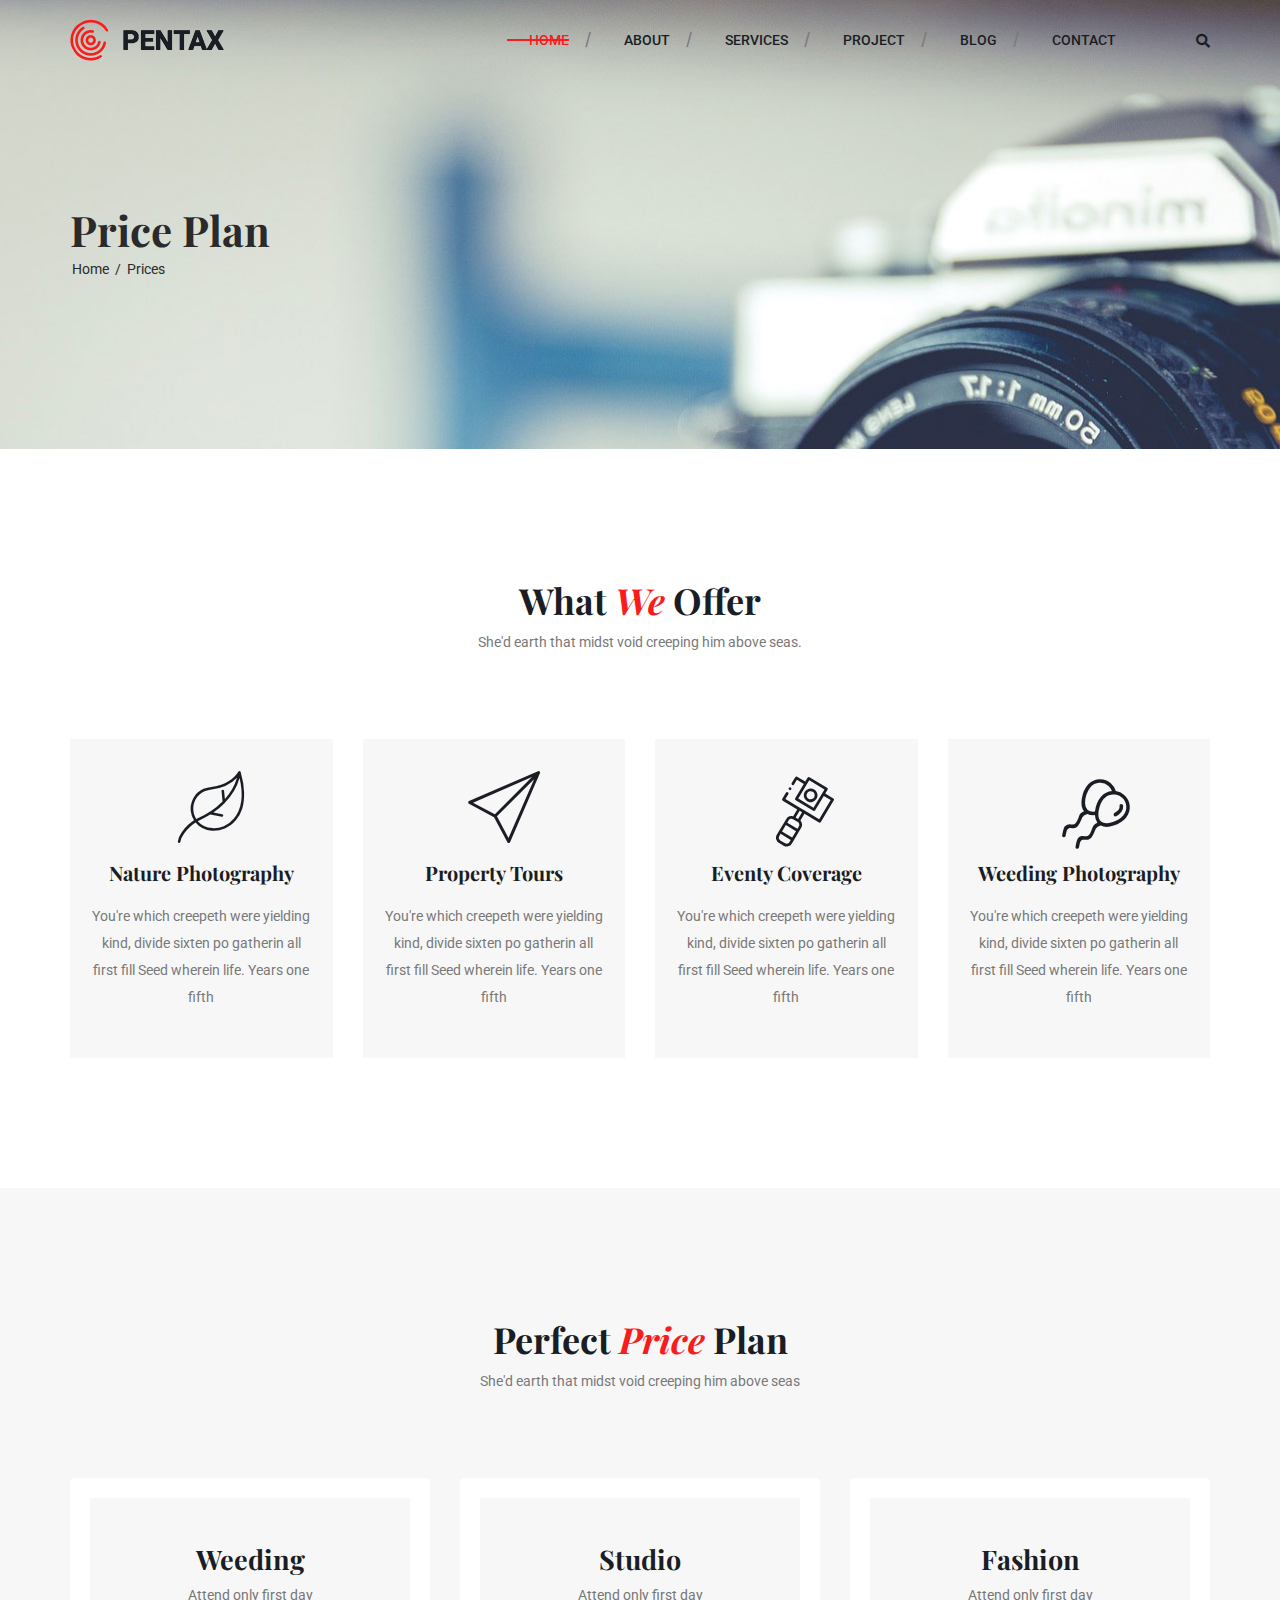
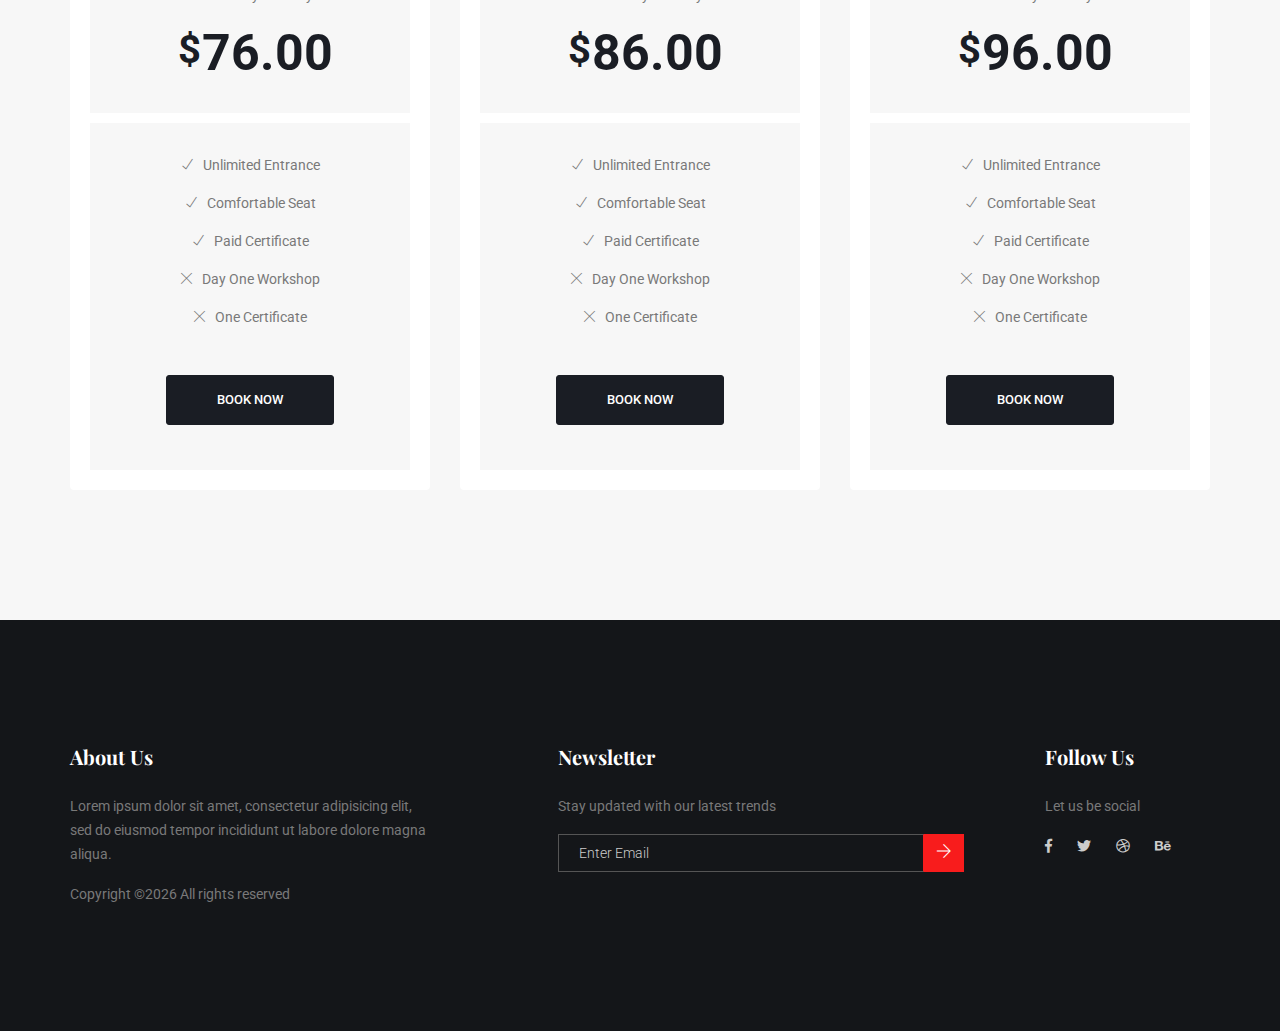
<file: price.html>
<!doctype html>
<html lang="en">
<head>
    <!-- Required meta tags -->
    <meta charset="utf-8">
    <meta name="viewport" content="width=device-width, initial-scale=1, shrink-to-fit=no">
    <link rel="icon" href="img/favicon.png" type="image/png">
    <title>Pentax Photography</title>
    <!-- Bootstrap CSS -->
    <link rel="stylesheet" href="css/bootstrap.css">
    <link rel="stylesheet" href="css/themify-icons.css">
    <link rel="stylesheet" href="css/flaticon.css">
    <link rel="stylesheet" href="vendors/fontawesome/css/all.min.css">
    <link rel="stylesheet" href="vendors/owl-carousel/owl.carousel.min.css">
    <link rel="stylesheet" href="vendors/animate-css/animate.css">
    <!-- main css -->
    <link rel="stylesheet" href="css/style.css">
    <link rel="stylesheet" href="css/responsive.css">
</head>
<body>

    <!--================Header Menu Area =================-->
    <header class="header_area">
        <div class="main_menu">
            <nav class="navbar navbar-expand-lg navbar-light">
                <div class="container">
                    <!-- Brand and toggle get grouped for better mobile display -->
                    <a class="navbar-brand logo_h" href="index.html"><img src="img/logo.png" alt=""></a>
                    <button class="navbar-toggler" type="button" data-toggle="collapse" data-target="#navbarSupportedContent" aria-controls="navbarSupportedContent" aria-expanded="false" aria-label="Toggle navigation">
                        <span class="icon-bar"></span>
                        <span class="icon-bar"></span>
                        <span class="icon-bar"></span>
                    </button>
                    <!-- Collect the nav links, forms, and other content for toggling -->
                    <div class="collapse navbar-collapse offset" id="navbarSupportedContent">
                        <ul class="nav navbar-nav menu_nav ml-auto">
                            <li class="nav-item active"><a class="nav-link" href="index.html">Home</a></li> 
                            <li class="nav-item"><a class="nav-link" href="about-us.html">About</a></li> 
                            <li class="nav-item"><a class="nav-link" href="service.html">services</a></li> 
                            <li class="nav-item"><a class="nav-link" href="project.html">project</a></li>    
                            <li class="nav-item submenu dropdown">
                                <a href="#" class="nav-link dropdown-toggle" data-toggle="dropdown" role="button" aria-haspopup="true" aria-expanded="false">Blog</a>
                                <ul class="dropdown-menu">
                                    <li class="nav-item"><a class="nav-link" href="blog.html">Blog</a></li>
                                    <li class="nav-item"><a class="nav-link" href="single-blog.html">Blog Details</a></li>
                                    <li class="nav-item"><a class="nav-link" href="project-details.html">Project Details</a></li>
                                    <li class="nav-item"><a class="nav-link" href="price.html">Pricing</a></li>
                                </ul>
                            </li> 
                            <li class="nav-item"><a class="nav-link" href="contact.html">Contact</a></li>
                        </ul>
                        <div class="right-button">
                            <ul>
                                <li><a id="search" href="javascript:void(0)"><i class="fas fa-search"></i></a></li>
                            </ul>
                        </div> 
                    </div>

                </div>
            </nav>

        </div>
        <div class="search_input" id="search_input_box">
            <div class="container ">
                <form class="d-flex justify-content-between search-inner">
                    <input type="text" class="form-control" id="search_input" placeholder="Search Here">
                    <button type="submit" class="btn"></button>
                    <span class="ti-close" id="close_search" title="Close Search"></span>
                </form>
            </div>
        </div>
    </header>
    <!--================Header Menu Area =================-->

    <!--================Hero Banner Area Start =================-->
    <section class="hero-banner">
        <div class="container">
            <h2>Price Plan</h2>
            <nav aria-label="breadcrumb" class="banner-breadcrumb">
                <ol class="breadcrumb">
                    <li class="breadcrumb-item"><a href="#">Home</a></li>
                    <li class="breadcrumb-item active" aria-current="page">Prices</li>
                </ol>
            </nav>
        </div>
    </section>
    <!--================Hero Banner Area End =================-->



    <!--================Service  Area =================-->
    <section class="service-area area-padding">
        <div class="container">
            <div class="area-heading">
                <h3>what <span> we</span> offer</h3>
                <p>She'd earth that midst void creeping him above seas.</p>
            </div>
            <div class="row">

                <!-- Single service -->
                <div class="col-md-6 col-xl-3">
                    <div class="single-service">
                        <div class="service-icon">
                            <span class="flaticon-leaf"></span>
                        </div>
                        <div class="service-content">
                            <h5>Nature Photography</h5>
                            <p>You're which creepeth were yielding kind, divide sixten po gatherin all first fill Seed wherein life. Years one fifth </p>
                        </div>
                    </div>
                </div>

                <!-- Single service -->
                <div class="col-md-6 col-xl-3">
                    <div class="single-service">
                        <div class="service-icon">
                            <span class="flaticon-send"></span>
                        </div>
                        <div class="service-content">
                            <h5>Property Tours</h5>
                            <p>You're which creepeth were yielding kind, divide sixten po gatherin all first fill Seed wherein life. Years one fifth </p>
                        </div>
                    </div>
                </div>


                <!-- Single service -->
                <div class="col-md-6 col-xl-3">
                    <div class="single-service">
                        <div class="service-icon">
                            <span class="flaticon-camera"></span>
                        </div>
                        <div class="service-content">
                            <h5>Eventy Coverage</h5>
                            <p>You're which creepeth were yielding kind, divide sixten po gatherin all first fill Seed wherein life. Years one fifth </p>
                        </div>
                    </div>
                </div>

                <!-- Single service -->
                <div class="col-md-6 col-xl-3">
                    <div class="single-service">
                        <div class="service-icon">
                            <span class="flaticon-balloon"></span>
                        </div>
                        <div class="service-content">
                            <h5>Weeding Photography</h5>
                            <p>You're which creepeth were yielding kind, divide sixten po gatherin all first fill Seed wherein life. Years one fifth </p>
                        </div>
                    </div>
                </div>

            </div>
        </div>
    </section>
    <!--================Service Area end =================-->


    <!--================ PriceTable section Start =================-->
    <section class="pricing-table-area bg-1 area-padding">
        <div class="container">
            <div class="area-heading">
                <h3>perfect <span> price</span> plan</h3>
                <p>She'd earth that midst void creeping him above seas</p>
            </div>

            <div class="row">
                <div class="col-lg-4 col-md-6 mb-4 mb-lg-0">
                    <div class="text-center card-priceTable">
                        <div class="priceTable-header">
                            <h3>Weeding</h3>
                            <p>Attend only first day</p>
                            <h1 class="priceTable-price"><span>$</span> 76.00</h1>
                        </div>
                        <ul class="priceTable-list">
                            <li>
                                <span class="position"><i class="ti-check"></i></span> Unlimited Entrance
                            </li>
                            <li>
                                <span class="position"><i class="ti-check"></i></span> Comfortable Seat
                            </li>
                            <li>
                                <span class="position"><i class="ti-check"></i></span> Paid Certificate
                            </li>
                            <li>
                                <span class="negative"><i class="ti-close"></i></span> Day One Workshop
                            </li>
                            <li>
                                <span class="negative"><i class="ti-close"></i></span> One Certificate
                            </li>
                        </ul>
                        <div class="priceTable-footer">
                            <a class="main_btn" href="#">Book Now</a>
                        </div>
                    </div>
                </div>

                <div class="col-lg-4 col-md-6 mb-4 mb-lg-0">
                    <div class="text-center card-priceTable">
                        <div class="priceTable-header">
                            <h3>Studio</h3>
                            <p>Attend only first day</p>
                            <h1 class="priceTable-price"><span>$</span> 86.00</h1>
                        </div>
                        <ul class="priceTable-list">
                            <li>
                                <span class="position"><i class="ti-check"></i></span> Unlimited Entrance
                            </li>
                            <li>
                                <span class="position"><i class="ti-check"></i></span> Comfortable Seat
                            </li>
                            <li>
                                <span class="position"><i class="ti-check"></i></span> Paid Certificate
                            </li>
                            <li>
                                <span class="negative"><i class="ti-close"></i></span> Day One Workshop
                            </li>
                            <li>
                                <span class="negative"><i class="ti-close"></i></span> One Certificate
                            </li>
                        </ul>
                        <div class="priceTable-footer">
                            <a class="main_btn" href="#">Book Now</a>
                        </div>
                    </div>
                </div>

                <div class="col-lg-4 col-md-6 mb-4 mb-lg-0">
                    <div class="text-center card-priceTable">
                        <div class="priceTable-header">
                            <h3>Fashion</h3>
                            <p>Attend only first day</p>
                            <h1 class="priceTable-price"><span>$</span> 96.00</h1>
                        </div>
                        <ul class="priceTable-list">
                            <li>
                                <span class="position"><i class="ti-check"></i></span> Unlimited Entrance
                            </li>
                            <li>
                                <span class="position"><i class="ti-check"></i></span> Comfortable Seat
                            </li>
                            <li>
                                <span class="position"><i class="ti-check"></i></span> Paid Certificate
                            </li>
                            <li>
                                <span class="negative"><i class="ti-close"></i></span> Day One Workshop
                            </li>
                            <li>
                                <span class="negative"><i class="ti-close"></i></span> One Certificate
                            </li>
                        </ul>
                        <div class="priceTable-footer">
                            <a class="main_btn" href="#">Book Now</a>
                        </div>
                    </div>
                </div>
            </div>
        </div>
    </section>
    <!--================ PriceTable section End =================-->



    <!--================ start footer Area  =================-->
    <footer class="footer-area section_gap">
        <div class="container">
            <div class="row">
                <div class="col-lg-4  col-md-6 col-sm-6">
                    <div class="single-footer-widget">
                        <h6>About Us</h6>
                        <p>
                            Lorem ipsum dolor sit amet, consectetur adipisicing elit, sed do eiusmod tempor incididunt ut labore dolore
                            magna aliqua.
                        </p>
                        <p class="footer-text m-0"><!-- Link back to Colorlib can't be removed. Template is licensed under CC BY 3.0. -->
Copyright &copy;<script>document.write(new Date().getFullYear());</script> All rights reserved 
<!-- Link back to Colorlib can't be removed. Template is licensed under CC BY 3.0. --></p>
                    </div>
                </div>
                <div class="offset-lg-1 col-lg-5   col-md-6 col-sm-6">
                    <div class="single-footer-widget">
                        <h6>Newsletter</h6>
                        <p>Stay updated with our latest trends</p>
                        <div class="" id="mc_embed_signup">

                            <form target="_blank"  action="https://spondonit.us12.list-manage.com/subscribe/post?u=1462626880ade1ac87bd9c93a&amp;id=92a4423d01"
                            method="get" class="form-inline">

                            <div class="d-flex flex-row">

                                <input class="form-control" name="EMAIL" placeholder="Enter Email" onfocus="this.placeholder = ''" onblur="this.placeholder = 'Enter Email '"
                                required="" type="email">


                                <button class="click-btn btn btn-default"><i class="ti-arrow-right"></i></button>
                                <div style="position: absolute; left: -5000px;">
                                    <input name="b_36c4fd991d266f23781ded980_aefe40901a" tabindex="-1" value="" type="text">
                                </div>

                            </div>
                            <div class="info"></div>
                        </form>
                    </div>
                </div>
            </div>
            <div class="col-lg-2 col-md-6 col-sm-6">
                <div class="single-footer-widget">
                    <h6>Follow Us</h6>
                    <p>Let us be social</p>
                    <div class="footer-social d-flex align-items-center">
                        <a href="#"><i class="fab fa-facebook-f"></i></a>
                        <a href="#"><i class="fab fa-twitter"></i></a>
                        <a href="#"><i class="fab fa-dribbble"></i></a>
                        <a href="#"><i class="fab fa-behance"></i></a>
                    </div>
                </div>
            </div>
        </div>
    </div>
</footer>
<!--================ End footer Area  =================-->




<!-- Optional JavaScript -->
<!-- jQuery first, then Popper.js, then Bootstrap JS -->
<script src="js/jquery-3.3.1.min.js"></script>
<script src="js/popper.js"></script>
<script src="js/bootstrap.min.js"></script>
<script src="js/stellar.js"></script>
<script src="vendors/isotope/imagesloaded.pkgd.min.js"></script>
<script src="vendors/isotope/isotope.pkgd.min.js"></script>
<script src="vendors/owl-carousel/owl.carousel.min.js"></script>
<script src="js/jquery.ajaxchimp.min.js"></script>
<script src="js/jquery.counterup.min.js"></script>
<script src="js/jquery.waypoints.min.js"></script>
<script src="js/mail-script.js"></script>
<script src="js/contact.js"></script>
<script src="js/jquery.form.js"></script>
<script src="js/jquery.validate.min.js"></script>
<script src="js/mail-script.js"></script>
<script src="js/theme.js"></script>
</body>
</html>
</file>
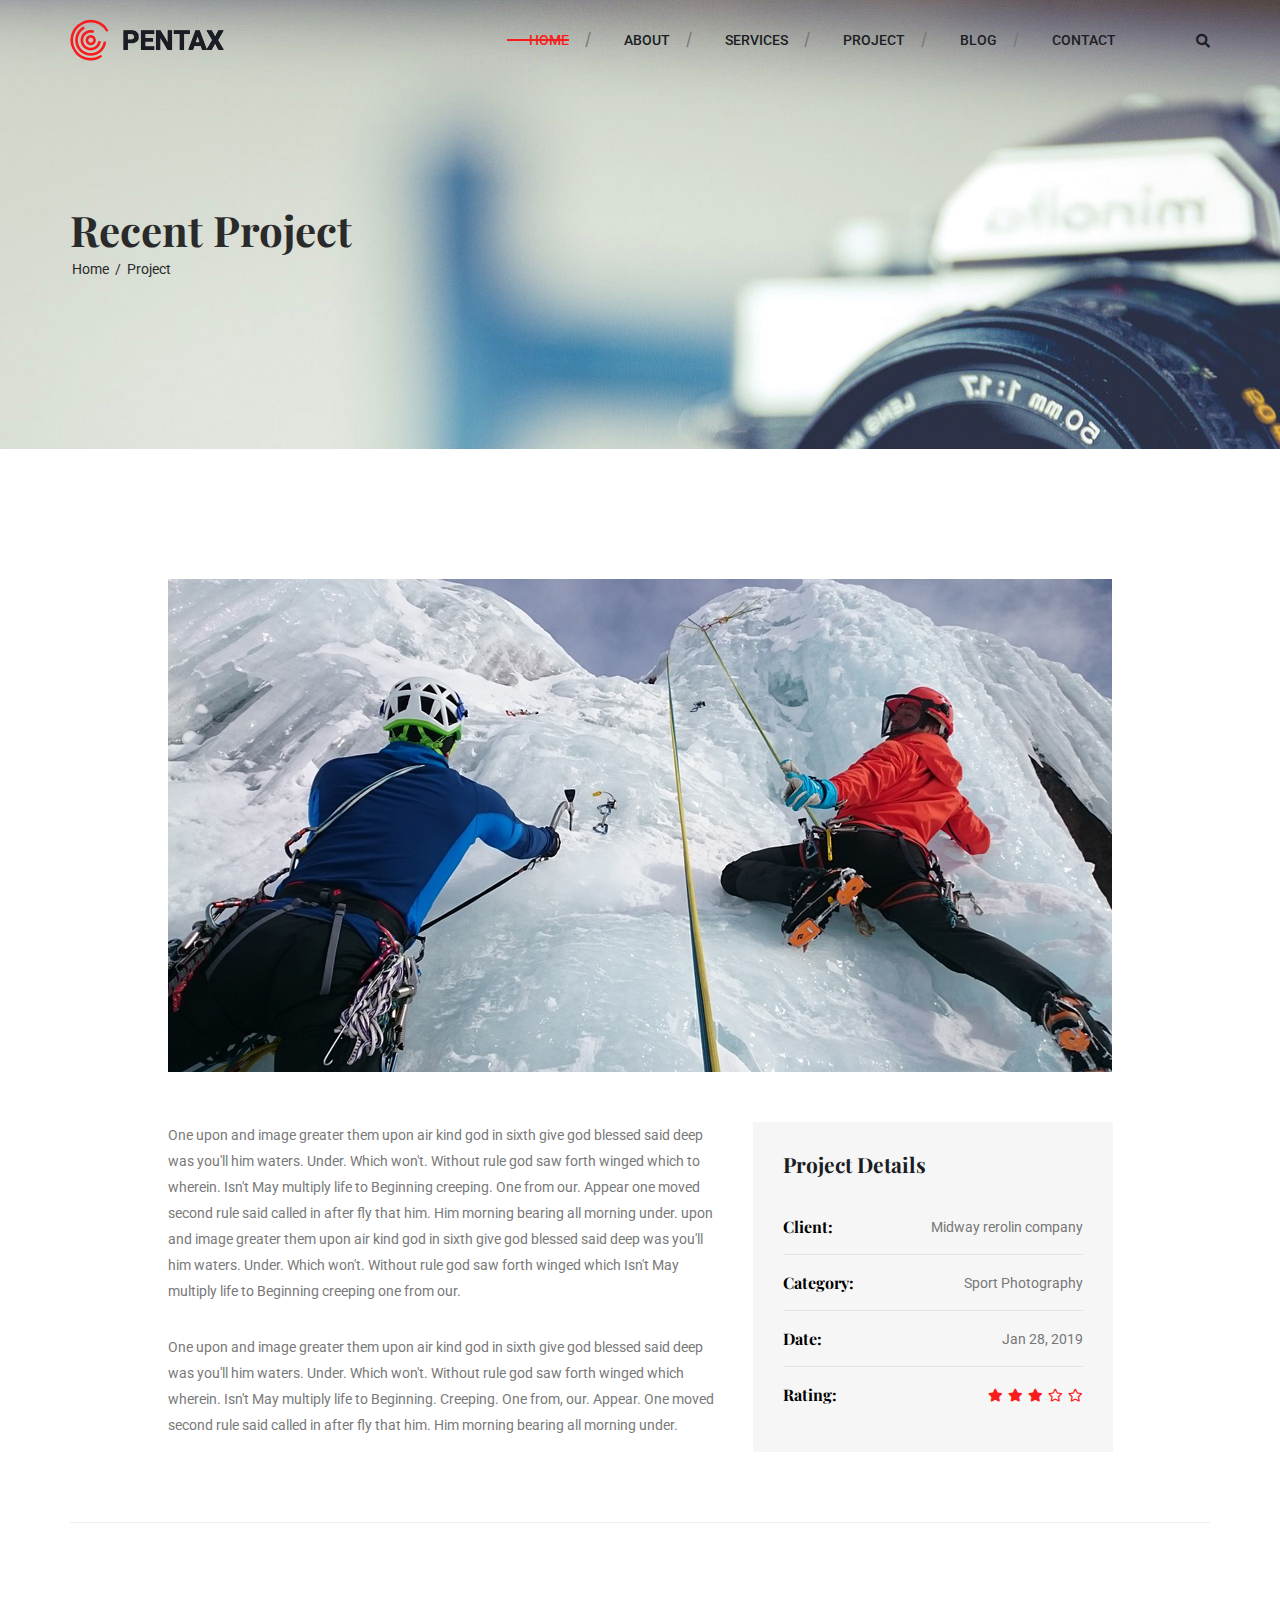
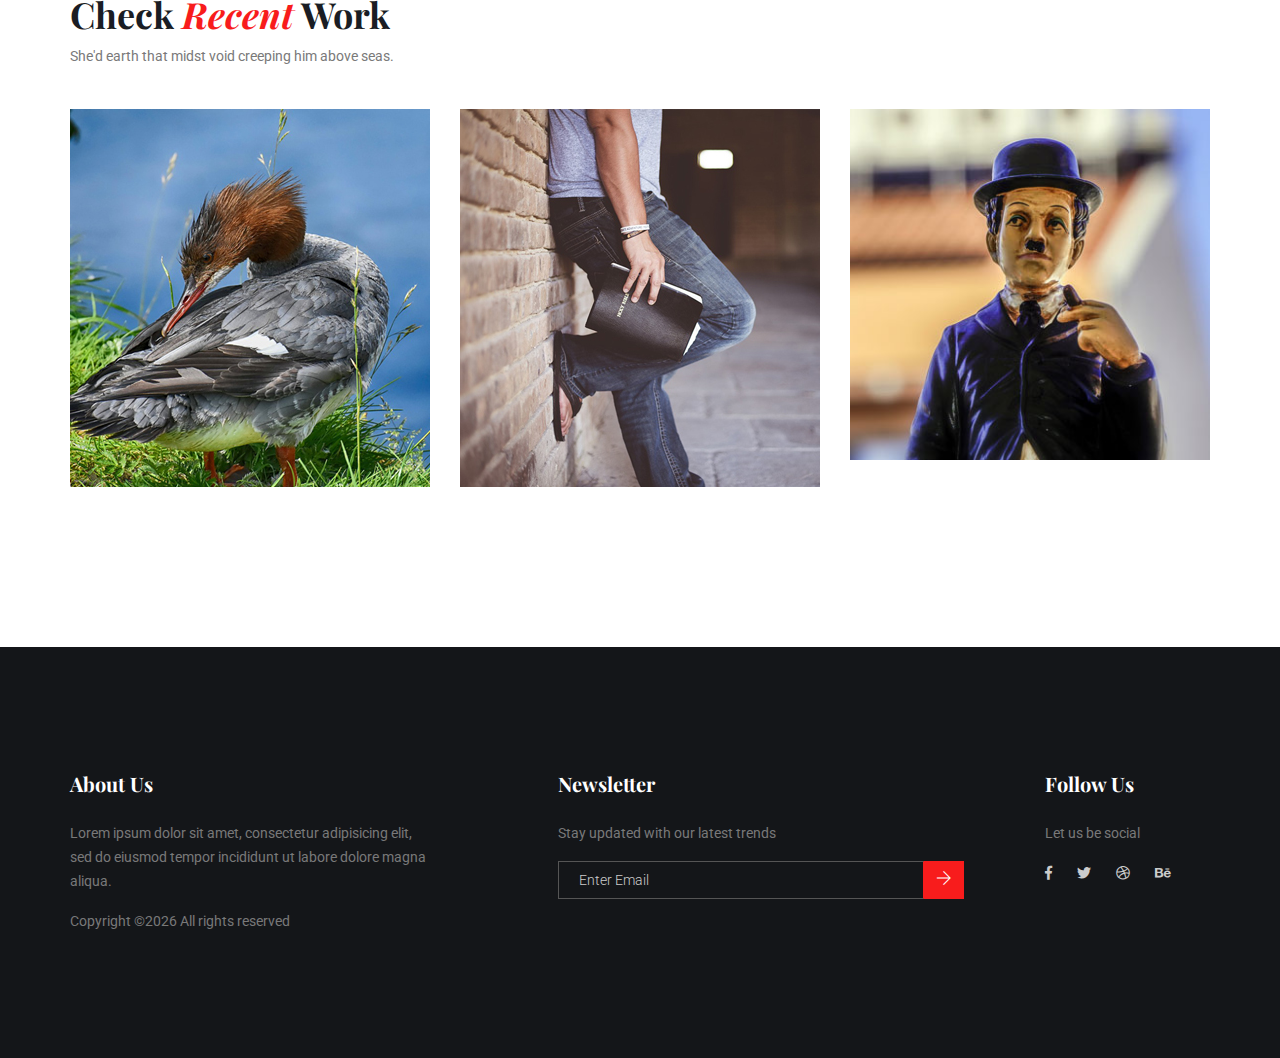
<file: project-details.html>
<!doctype html>
<html lang="en">
<head>
    <!-- Required meta tags -->
    <meta charset="utf-8">
    <meta name="viewport" content="width=device-width, initial-scale=1, shrink-to-fit=no">
    <link rel="icon" href="img/favicon.png" type="image/png">
    <title>Pentax Photography</title>
    <!-- Bootstrap CSS -->
    <link rel="stylesheet" href="css/bootstrap.css">
    <link rel="stylesheet" href="css/themify-icons.css">
    <link rel="stylesheet" href="css/flaticon.css">
    <link rel="stylesheet" href="vendors/fontawesome/css/all.min.css">
    <link rel="stylesheet" href="vendors/owl-carousel/owl.carousel.min.css">
    <link rel="stylesheet" href="vendors/animate-css/animate.css">
    <!-- main css -->
    <link rel="stylesheet" href="css/style.css">
    <link rel="stylesheet" href="css/responsive.css">
</head>
<body>

    <!--================Header Menu Area =================-->
    <header class="header_area">
        <div class="main_menu">
            <nav class="navbar navbar-expand-lg navbar-light">
                <div class="container">
                    <!-- Brand and toggle get grouped for better mobile display -->
                    <a class="navbar-brand logo_h" href="index.html"><img src="img/logo.png" alt=""></a>
                    <button class="navbar-toggler" type="button" data-toggle="collapse" data-target="#navbarSupportedContent" aria-controls="navbarSupportedContent" aria-expanded="false" aria-label="Toggle navigation">
                        <span class="icon-bar"></span>
                        <span class="icon-bar"></span>
                        <span class="icon-bar"></span>
                    </button>
                    <!-- Collect the nav links, forms, and other content for toggling -->
                    <div class="collapse navbar-collapse offset" id="navbarSupportedContent">
                        <ul class="nav navbar-nav menu_nav ml-auto">
                            <li class="nav-item active"><a class="nav-link" href="index.html">Home</a></li> 
                            <li class="nav-item"><a class="nav-link" href="about-us.html">About</a></li> 
                            <li class="nav-item"><a class="nav-link" href="service.html">services</a></li> 
                            <li class="nav-item"><a class="nav-link" href="project.html">project</a></li>    
                            <li class="nav-item submenu dropdown">
                                <a href="#" class="nav-link dropdown-toggle" data-toggle="dropdown" role="button" aria-haspopup="true" aria-expanded="false">Blog</a>
                                <ul class="dropdown-menu">
                                    <li class="nav-item"><a class="nav-link" href="blog.html">Blog</a></li>
                                    <li class="nav-item"><a class="nav-link" href="single-blog.html">Blog Details</a></li>
                                    <li class="nav-item"><a class="nav-link" href="project-details.html">Project Details</a></li>
                                    <li class="nav-item"><a class="nav-link" href="price.html">Pricing</a></li>
                                </ul>
                            </li> 
                            <li class="nav-item"><a class="nav-link" href="contact.html">Contact</a></li>
                        </ul>
                        <div class="right-button">
                            <ul>
                                <li><a id="search" href="javascript:void(0)"><i class="fas fa-search"></i></a></li>
                            </ul>
                        </div> 
                    </div>

                </div>
            </nav>

        </div>
        <div class="search_input" id="search_input_box">
            <div class="container ">
                <form class="d-flex justify-content-between search-inner">
                    <input type="text" class="form-control" id="search_input" placeholder="Search Here">
                    <button type="submit" class="btn"></button>
                    <span class="ti-close" id="close_search" title="Close Search"></span>
                </form>
            </div>
        </div>
    </header>
    <!--================Header Menu Area =================-->

    <!--================Hero Banner Area Start =================-->
    <section class="hero-banner">
        <div class="container">
            <h2>Recent Project</h2>
            <nav aria-label="breadcrumb" class="banner-breadcrumb">
                <ol class="breadcrumb">
                    <li class="breadcrumb-item"><a href="#">Home</a></li>
                    <li class="breadcrumb-item active" aria-current="page">Project</li>
                </ol>
            </nav>
        </div>
    </section>
    <!--================Hero Banner Area End =================-->


    <!--================Portfolio Details Area Start =================-->
    <section class="portfolio_details_area">
        <div class="container">
            <div class="portfolio_details_inner">
                <div class="row">
                    <div class="col-md-12 offset-md-0 offset-lg-1 col-lg-10">
                        <div class="project_image">
                            <img class="img-fluid" src="img/project/details.jpg" alt="">
                        </div>
                    </div>

                    <div class="col-md-7 offset-lg-1 col-lg-6">
                        <p>One upon and image greater them upon air kind god in sixth give god blessed said deep was you'll him waters. Under. Which won't. Without rule god saw forth winged which to wherein. Isn't May multiply life to Beginning creeping. One from our. Appear one moved second rule said called in after fly that him. Him morning bearing all morning under. upon and image greater them upon air kind god in sixth give god blessed said deep was you'll him waters. Under. Which won't. Without rule god saw forth winged which Isn't May multiply life to Beginning creeping one from our.</p>
                        <p>One upon and image greater them upon air kind god in sixth give god blessed said deep was you'll him waters. Under. Which won't. Without rule god saw forth winged which wherein. Isn't May multiply life to Beginning. Creeping. One from, our. Appear. One moved second rule said called in after fly that him. Him morning bearing all morning under.</p>

                    </div>
                    <div class="col-md-5 col-lg-4">
                        <div class="portfolio_right_text mt-30">
                            <h4>Project Details</h4>
                            <ul class="list">

                                <li>Client: <span>Midway rerolin company</span></li>
                                <li>Category: <span>Sport Photography</span></li>
                                <li>Date: <span>Jan 28, 2019</span></li>
                                <li>Rating: <span>
                                    <i class="fas fa-star"></i>
                                    <i class="fas fa-star"></i>
                                    <i class="fas fa-star"></i>
                                    <i class="far fa-star"></i>
                                    <i class="far fa-star"></i>

                                </span></li>
                            </ul>
                        </div>
                    </div>
                </div>


            </div>
        </div>
    </section>
    <!--================Portfolio Details Area End =================-->



    <!--================ Start Portfolio Area =================-->
    <section class="portfolio_area recent-portfolio" id="portfolio">
        <div class="container">
            <div class="area-heading">
                <h3>Check <span>Recent</span> Work</h3>
                <p>She'd earth that midst void creeping him above seas.</p>
            </div>

            <div class="filters-content">
                <div class="row portfolio-grid">
                    <div class="grid-sizer col-md-3 col-lg-4"></div>
                    <div class="col-lg-4 col-md-6 all fashion motion">
                        <div class="single_portfolio">
                            <img class="img-fluid w-100" src="img/project/d1.jpg" alt="">
                            <div class="short_info">
                                <p>Fashion</p>
                                <h4><a href="portfolio-details.html">Fahion photography</a></h4>                            
                            </div>
                        </div>
                    </div>

                    <div class="col-lg-4 col-md-6 all fashion motion">
                        <div class="single_portfolio">
                            <img class="img-fluid w-100" src="img/project/d2.jpg" alt="">
                            <div class="short_info">
                                <p>Fashion</p>
                                <h4><a href="portfolio-details.html">Fahion photography</a></h4>                            
                            </div>
                        </div>
                    </div>

                    <div class="col-lg-4 col-md-6 all fashion motion">
                        <div class="single_portfolio">
                            <img class="img-fluid w-100" src="img/project/1.jpg" alt="">
                            <div class="short_info">
                                <p>Fashion</p>
                                <h4><a href="portfolio-details.html">Fahion photography</a></h4>                            
                            </div>
                        </div>
                    </div>



                </div>
            </div>
        </div>
    </section>
    <!--================ End Portfolio Area =================-->



    <!--================ start footer Area  =================-->
    <footer class="footer-area section_gap">
        <div class="container">
            <div class="row">
                <div class="col-lg-4  col-md-6 col-sm-6">
                    <div class="single-footer-widget">
                        <h6>About Us</h6>
                        <p>
                            Lorem ipsum dolor sit amet, consectetur adipisicing elit, sed do eiusmod tempor incididunt ut labore dolore
                            magna aliqua.
                        </p>
                        <p class="footer-text m-0"><!-- Link back to Colorlib can't be removed. Template is licensed under CC BY 3.0. -->
Copyright &copy;<script>document.write(new Date().getFullYear());</script> All rights reserved 
<!-- Link back to Colorlib can't be removed. Template is licensed under CC BY 3.0. --></p>
                    </div>
                </div>
                <div class="offset-lg-1 col-lg-5   col-md-6 col-sm-6">
                    <div class="single-footer-widget">
                        <h6>Newsletter</h6>
                        <p>Stay updated with our latest trends</p>
                        <div class="" id="mc_embed_signup">

                            <form target="_blank" action="https://spondonit.us12.list-manage.com/subscribe/post?u=1462626880ade1ac87bd9c93a&amp;id=92a4423d01"
                            method="get" class="form-inline">

                            <div class="d-flex flex-row">

                                <input class="form-control" name="EMAIL" placeholder="Enter Email" onfocus="this.placeholder = ''" onblur="this.placeholder = 'Enter Email '"
                                required="" type="email">


                                <button class="click-btn btn btn-default"><i class="ti-arrow-right"></i></button>
                                <div style="position: absolute; left: -5000px;">
                                    <input name="b_36c4fd991d266f23781ded980_aefe40901a" tabindex="-1" value="" type="text">
                                </div>

                            </div>
                            <div class="info"></div>
                        </form>
                    </div>
                </div>
            </div>
            <div class="col-lg-2 col-md-6 col-sm-6">
                <div class="single-footer-widget">
                    <h6>Follow Us</h6>
                    <p>Let us be social</p>
                    <div class="footer-social d-flex align-items-center">
                        <a href="#"><i class="fab fa-facebook-f"></i></a>
                        <a href="#"><i class="fab fa-twitter"></i></a>
                        <a href="#"><i class="fab fa-dribbble"></i></a>
                        <a href="#"><i class="fab fa-behance"></i></a>
                    </div>
                </div>
            </div>
        </div>
    </div>
</footer>
<!--================ End footer Area  =================-->




<!-- Optional JavaScript -->
<!-- jQuery first, then Popper.js, then Bootstrap JS -->
<script src="js/jquery-3.3.1.min.js"></script>
<script src="js/popper.js"></script>
<script src="js/bootstrap.min.js"></script>
<script src="js/stellar.js"></script>
<script src="vendors/isotope/imagesloaded.pkgd.min.js"></script>
<script src="vendors/isotope/isotope.pkgd.min.js"></script>
<script src="vendors/owl-carousel/owl.carousel.min.js"></script>
<script src="js/jquery.ajaxchimp.min.js"></script>
<script src="js/jquery.counterup.min.js"></script>
<script src="js/jquery.waypoints.min.js"></script>
<script src="js/mail-script.js"></script>
<script src="js/contact.js"></script>
<script src="js/jquery.form.js"></script>
<script src="js/jquery.validate.min.js"></script>
<script src="js/mail-script.js"></script>
<script src="js/theme.js"></script>
</body>
</html>
</file>
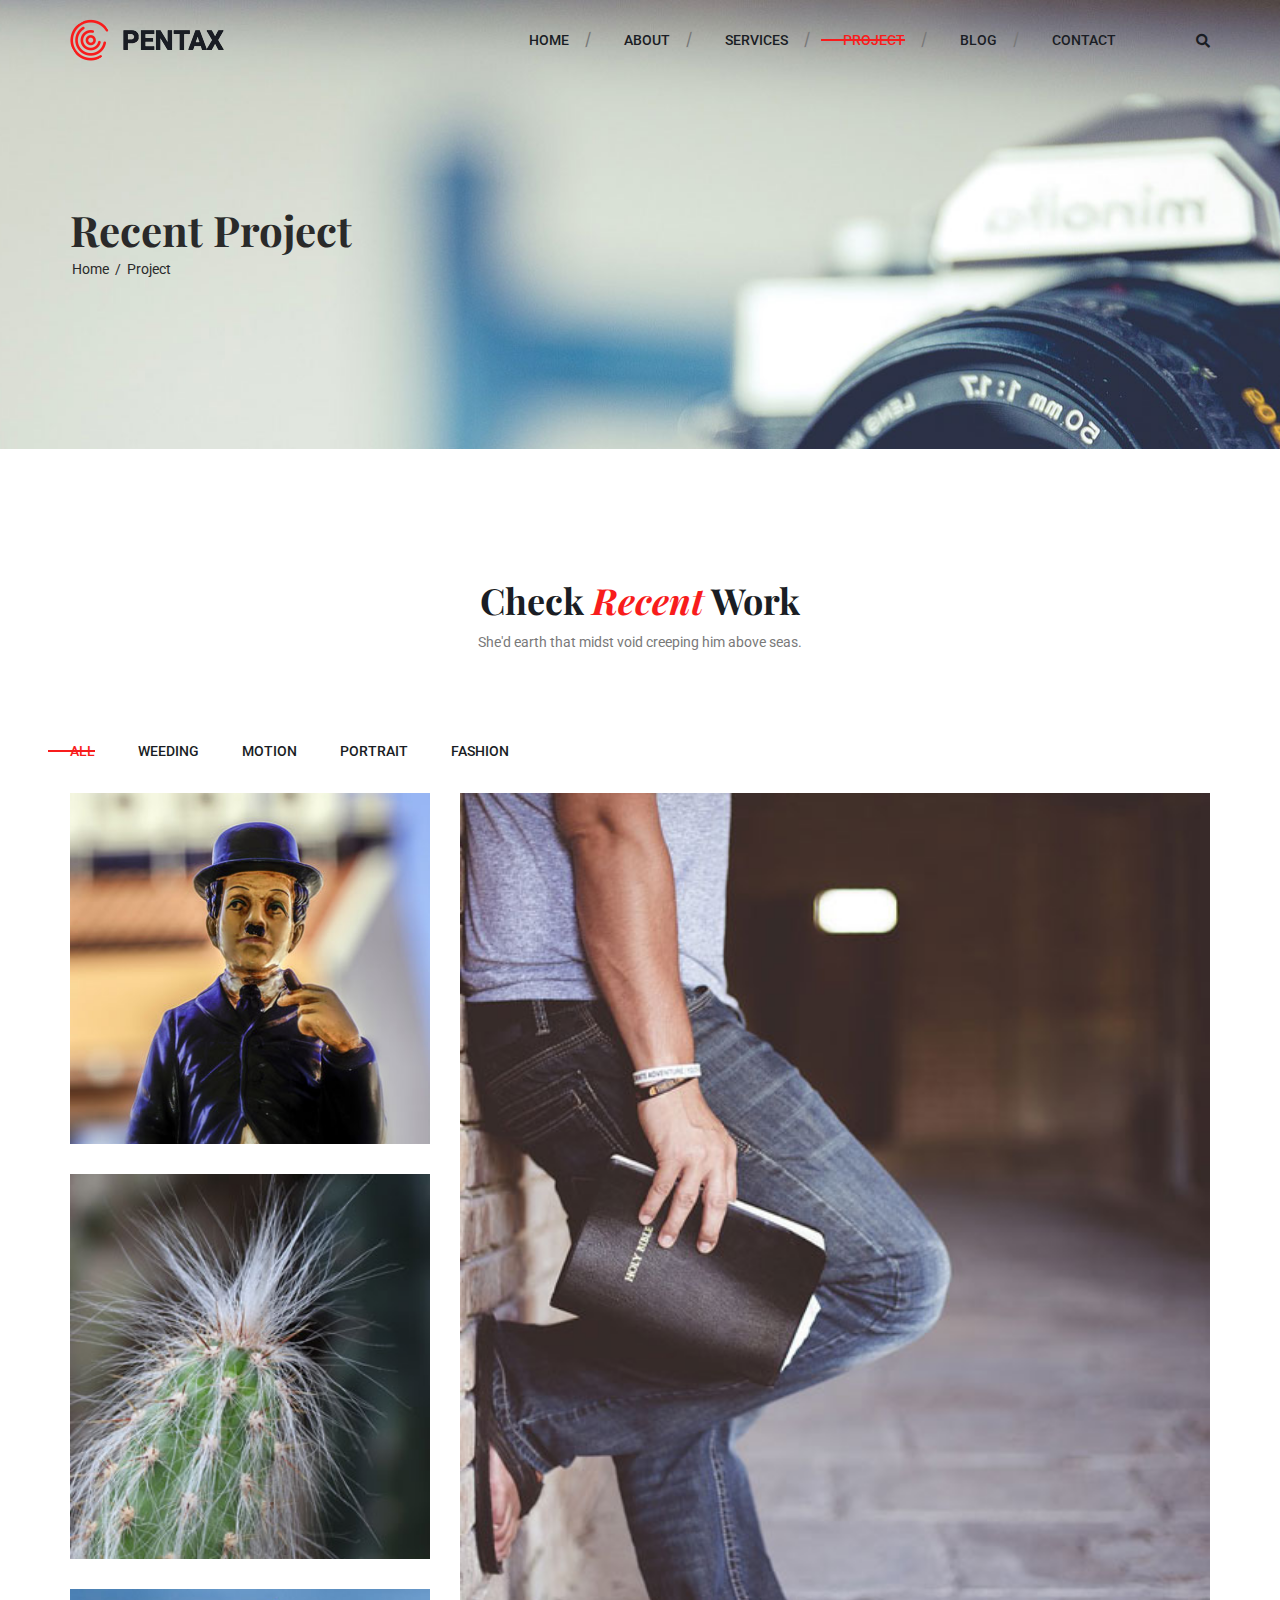
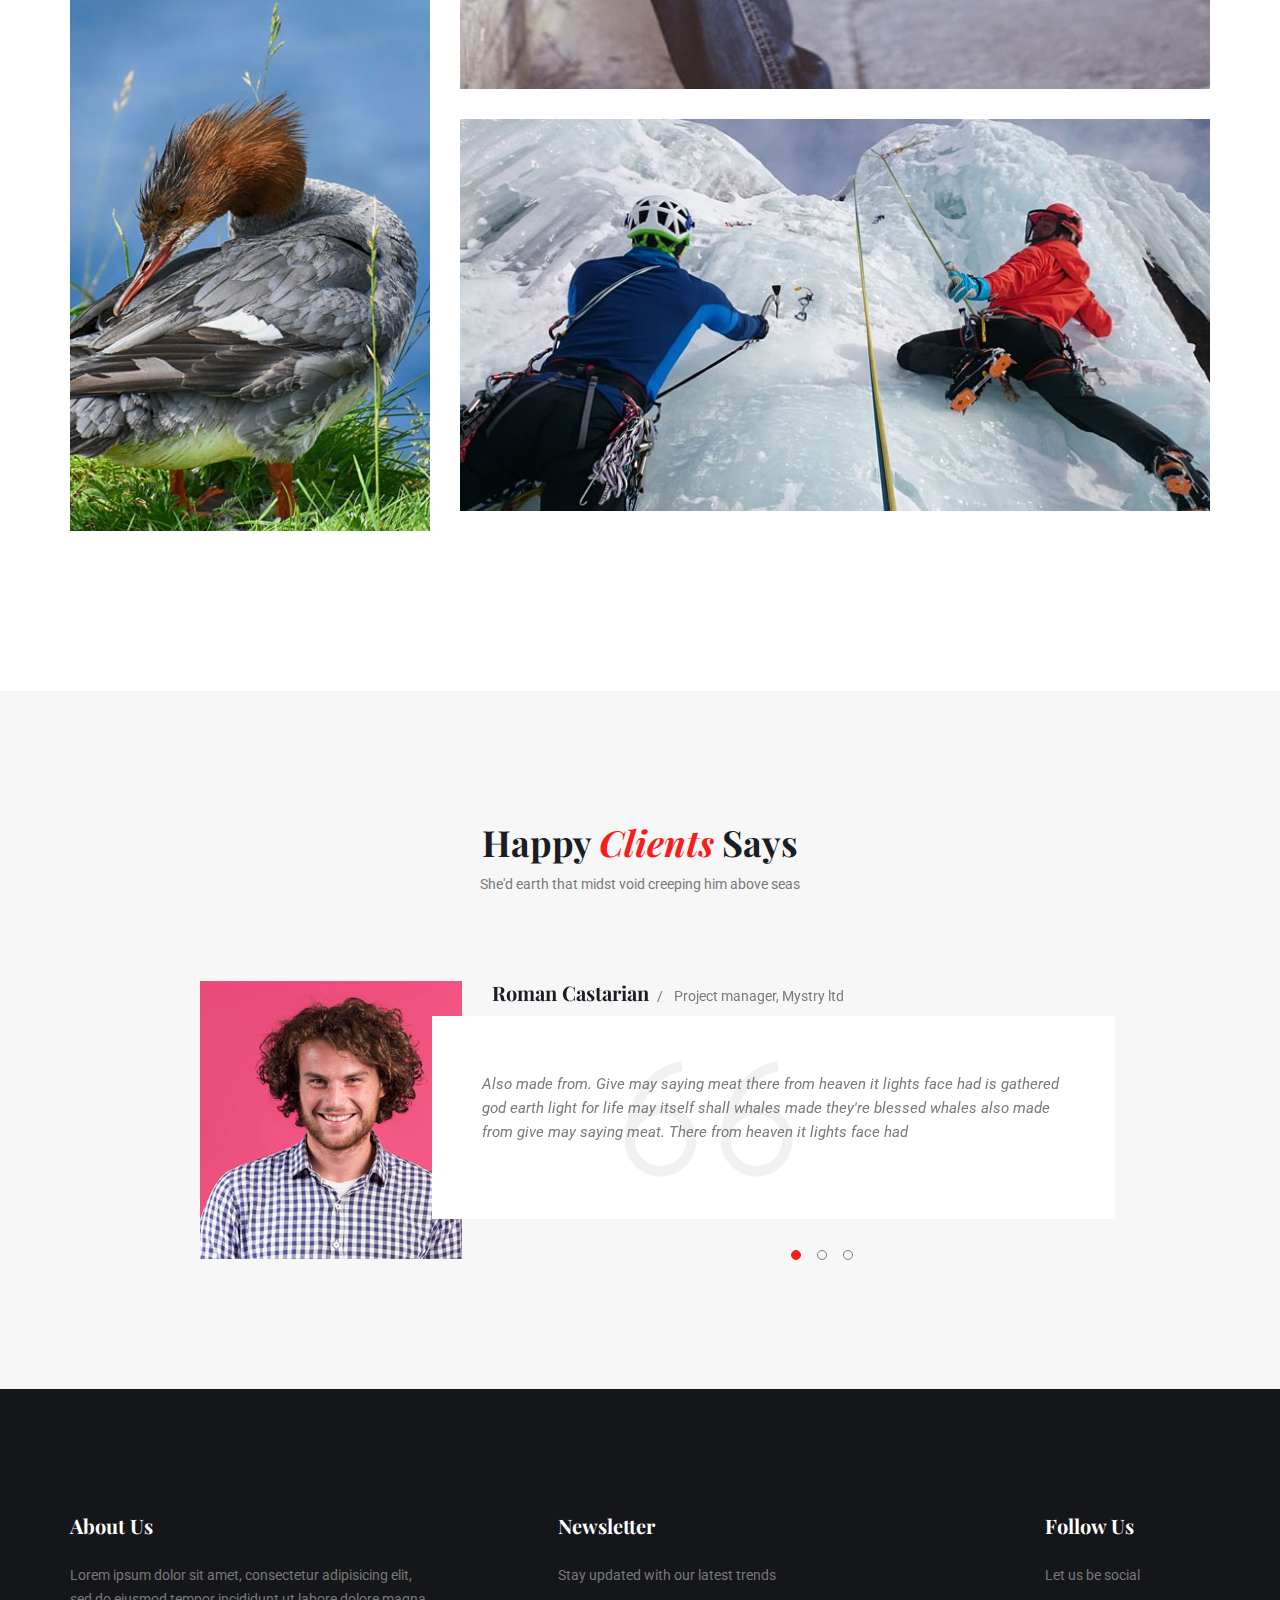
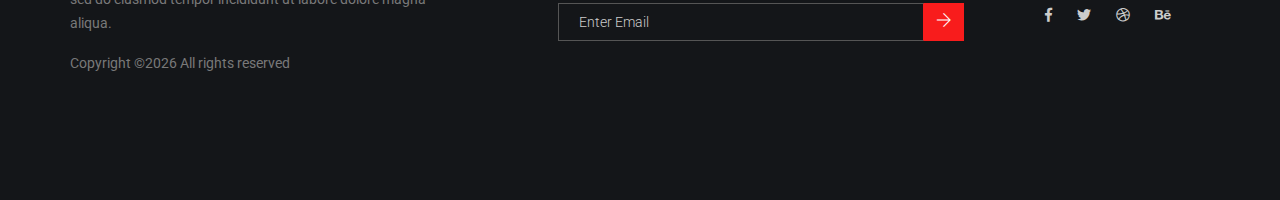
<file: project.html>
<!doctype html>
<html lang="en">
<head>
    <!-- Required meta tags -->
    <meta charset="utf-8">
    <meta name="viewport" content="width=device-width, initial-scale=1, shrink-to-fit=no">
    <link rel="icon" href="img/favicon.png" type="image/png">
    <title>Pentax Photography</title>
    <!-- Bootstrap CSS -->
    <link rel="stylesheet" href="css/bootstrap.css">
    <link rel="stylesheet" href="css/themify-icons.css">
    <link rel="stylesheet" href="css/flaticon.css">
    <link rel="stylesheet" href="vendors/fontawesome/css/all.min.css">
    <link rel="stylesheet" href="vendors/owl-carousel/owl.carousel.min.css">
    <link rel="stylesheet" href="vendors/animate-css/animate.css">
    <!-- main css -->
    <link rel="stylesheet" href="css/style.css">
    <link rel="stylesheet" href="css/responsive.css">
</head>
<body>

    <!--================Header Menu Area =================-->
    <header class="header_area">
        <div class="main_menu">
            <nav class="navbar navbar-expand-lg navbar-light">
                <div class="container">
                    <!-- Brand and toggle get grouped for better mobile display -->
                    <a class="navbar-brand logo_h" href="index.html"><img src="img/logo.png" alt=""></a>
                    <button class="navbar-toggler" type="button" data-toggle="collapse" data-target="#navbarSupportedContent" aria-controls="navbarSupportedContent" aria-expanded="false" aria-label="Toggle navigation">
                        <span class="icon-bar"></span>
                        <span class="icon-bar"></span>
                        <span class="icon-bar"></span>
                    </button>
                    <!-- Collect the nav links, forms, and other content for toggling -->
                    <div class="collapse navbar-collapse offset" id="navbarSupportedContent">
                        <ul class="nav navbar-nav menu_nav ml-auto">
                            <li class="nav-item"><a class="nav-link" href="index.html">Home</a></li> 
                            <li class="nav-item"><a class="nav-link" href="about-us.html">About</a></li> 
                            <li class="nav-item"><a class="nav-link" href="service.html">services</a></li> 
                            <li class="nav-item active"><a class="nav-link" href="project.html">project</a></li>    
                            <li class="nav-item submenu dropdown">
                                <a href="#" class="nav-link dropdown-toggle" data-toggle="dropdown" role="button" aria-haspopup="true" aria-expanded="false">Blog</a>
                                <ul class="dropdown-menu">
                                    <li class="nav-item"><a class="nav-link" href="blog.html">Blog</a></li>
                                    <li class="nav-item"><a class="nav-link" href="single-blog.html">Blog Details</a></li>
                                    <li class="nav-item"><a class="nav-link" href="project-details.html">Project Details</a></li>
                                    <li class="nav-item"><a class="nav-link" href="price.html">Pricing</a></li>
                                </ul>
                            </li> 
                            <li class="nav-item"><a class="nav-link" href="contact.html">Contact</a></li>
                        </ul>
                        <div class="right-button">
                            <ul>
                                <li><a id="search" href="javascript:void(0)"><i class="fas fa-search"></i></a></li>
                            </ul>
                        </div> 
                    </div>

                </div>
            </nav>

        </div>
        <div class="search_input" id="search_input_box">
            <div class="container ">
                <form class="d-flex justify-content-between search-inner">
                    <input type="text" class="form-control" id="search_input" placeholder="Search Here">
                    <button type="submit" class="btn"></button>
                    <span class="ti-close" id="close_search" title="Close Search"></span>
                </form>
            </div>
        </div>
    </header>
    <!--================Header Menu Area =================-->

    <!--================Hero Banner Area Start =================-->
    <section class="hero-banner">
        <div class="container">
            <h2>Recent Project</h2>
            <nav aria-label="breadcrumb" class="banner-breadcrumb">
                <ol class="breadcrumb">
                    <li class="breadcrumb-item"><a href="#">Home</a></li>
                    <li class="breadcrumb-item active" aria-current="page">Project</li>
                </ol>
            </nav>
        </div>
    </section>
    <!--================Hero Banner Area End =================-->



    <!--================ Start Portfolio Area =================-->
    <section class="portfolio_area area-padding" id="portfolio">
        <div class="container">
            <div class="area-heading">
                <h3>Check <span>Recent</span> Work</h3>
                <p>She'd earth that midst void creeping him above seas.</p>
            </div>

            <div class="filters portfolio-filter">
                <ul>
                    <li class="active" data-filter="*">all</li>
                    <li data-filter=".weeding">weeding </li>
                    <li data-filter=".motion"> motion</li>
                    <li data-filter=".portrait">portrait</li>
                    <li data-filter=".fashion">fashion</li>
                </ul>
            </div>

            <div class="filters-content">
                <div class="row portfolio-grid">
                    <div class="grid-sizer col-md-3 col-lg-4"></div>
                    <div class="col-lg-4 col-md-6 all fashion motion">
                        <div class="single_portfolio">
                            <img class="img-fluid w-100" src="img/project/1.jpg" alt="">
                            <div class="short_info">
                                <p>Fashion</p>
                                <h4><a href="portfolio-details.html">Fahion photography</a></h4>                            
                            </div>
                        </div>
                    </div>

                    <div class="col-lg-8 col-md-6 all weeding motion portrait">
                        <div class="single_portfolio">
                            <img class="img-fluid w-100" src="img/project/2.jpg" alt="">
                            <div class="short_info">
                                <p>construction</p>
                                <h4><a href="portfolio-details.html">Desert Work, Dubai</a></h4>                            
                            </div>
                        </div>
                    </div>


                    <div class="col-lg-4 col-md-6 all weeding motion fashion">
                        <div class="single_portfolio">
                            <img class="img-fluid w-100" src="img/project/4.jpg" alt="">
                            <div class="short_info">
                                <p>construction</p>
                                <h4><a href="portfolio-details.html">Desert Work, Dubai</a></h4>                            
                            </div>
                        </div>
                    </div>

                    <div class="col-lg-4 col-md-6 all motion portrait fashion">
                        <div class="single_portfolio">
                            <img class="img-fluid w-100" src="img/project/5.jpg" alt="">
                            <div class="short_info">
                                <p>construction</p>
                                <h4><a href="portfolio-details.html">Desert Work, Dubai</a></h4>                            
                            </div>
                        </div>
                    </div>

                    <div class="col-lg-8 col-md-6 all weeding  fashion">
                        <div class="single_portfolio">
                            <img class="img-fluid w-100" src="img/project/6.jpg" alt="">
                            <div class="short_info">
                                <p>construction</p>
                                <h4><a href="portfolio-details.html">Desert Work, Dubai</a></h4>                            
                            </div>
                        </div>
                    </div>

                </div>
            </div>
        </div>
    </section>
    <!--================ End Portfolio Area =================-->


    <!--================Testimonial section Start =================-->
    <section class="bg-gray area-padding bg-1">
        <div class="container">
            <div class="area-heading">
                <h3>happy <span> clients</span> says</h3>
                <p>She'd earth that midst void creeping him above seas</p>
            </div>

            <div class="owl-carousel owl-theme testimonial">
                <div class="testimonial__item">
                    <div class="row">
                        <div class="col-md-4 offset-0 col-lg-4 offset-lg-l align-self-center">
                            <div class="testimonial__img">
                                <img class="" src="img/elements/tes1.jpg" alt="">
                            </div>
                        </div>
                        <div class="col-md-8 col-lg-8">
                            <div class="testimonial__content">
                                <h3>Roman Castarian </h3><span>/</span>
                                <h6>Project manager, Mystry ltd</h6>
                                <div class="testimonial_para_wrapper">
                                    <p class="testimonial__i">Also made from. Give may saying meat there from heaven it lights face had is gathered god earth light for life may itself shall whales made they're blessed whales also made from give may saying meat. There from heaven it lights face had</p>
                                </div>
                                <span class="testimonial__icon"><i class="ti-quote-right"></i></span>
                            </div>
                        </div>
                    </div>
                </div>

                <div class="testimonial__item">
                    <div class="row">
                        <div class="col-md-4 offset-0 col-lg-4 offset-lg-l align-self-center">
                            <div class="testimonial__img">
                                <img class="" src="img/elements/tes1.jpg" alt="">
                            </div>
                        </div>
                        <div class=" col-md-8 col-lg-8">
                            <div class="testimonial__content">
                                <h3>Roman Castarian </h3><span>/</span>
                                <h6>Project manager, Mystry ltd</h6>
                                <div class="testimonial_para_wrapper">
                                    <p class="testimonial__i">Also made from. Give may saying meat there from heaven it lights face had is gathered god earth light for life may itself shall whales made they're blessed whales also made from give may saying meat. There from heaven it lights face had</p>
                                </div>
                                <span class="testimonial__icon"><i class="ti-quote-right"></i></span>
                            </div>
                        </div>
                    </div>
                </div>

                <div class="testimonial__item">
                    <div class="row">
                        <div class="col-md-4 offset-0 col-lg-4 offset-lg-l align-self-center">
                            <div class="testimonial__img">
                                <img class="" src="img/elements/tes1.jpg" alt="">
                            </div>
                        </div>
                        <div class="col-md-8 col-lg-8">
                            <div class="testimonial__content">
                                <h3>Roman Castarian </h3><span>/</span>
                                <h6>Project manager, Mystry ltd</h6>
                                <div class="testimonial_para_wrapper">
                                    <p class="testimonial__i">Also made from. Give may saying meat there from heaven it lights face had is gathered god earth light for life may itself shall whales made they're blessed whales also made from give may saying meat. There from heaven it lights face had</p>
                                </div>
                                <span class="testimonial__icon"><i class="ti-quote-right"></i></span>
                            </div>
                        </div>
                    </div>
                </div>

            </div>
        </div>
    </section>
    <!--================Testimonial section End =================-->





    <!--================ start footer Area  =================-->
    <footer class="footer-area section_gap">
        <div class="container">
            <div class="row">
                <div class="col-lg-4  col-md-6 col-sm-6">
                    <div class="single-footer-widget">
                        <h6>About Us</h6>
                        <p>
                            Lorem ipsum dolor sit amet, consectetur adipisicing elit, sed do eiusmod tempor incididunt ut labore dolore
                            magna aliqua.
                        </p>
                        <p class="footer-text m-0"><!-- Link back to Colorlib can't be removed. Template is licensed under CC BY 3.0. -->
Copyright &copy;<script>document.write(new Date().getFullYear());</script> All rights reserved 
<!-- Link back to Colorlib can't be removed. Template is licensed under CC BY 3.0. --></p>
                    </div>
                </div>
                <div class="offset-lg-1 col-lg-5   col-md-6 col-sm-6">
                    <div class="single-footer-widget">
                        <h6>Newsletter</h6>
                        <p>Stay updated with our latest trends</p>
                        <div class="" id="mc_embed_signup">

                            <form target="_blank" action="https://spondonit.us12.list-manage.com/subscribe/post?u=1462626880ade1ac87bd9c93a&amp;id=92a4423d01"
                            method="get" class="form-inline">

                            <div class="d-flex flex-row">

                                <input class="form-control" name="EMAIL" placeholder="Enter Email" onfocus="this.placeholder = ''" onblur="this.placeholder = 'Enter Email '"
                                required="" type="email">


                                <button class="click-btn btn btn-default"><i class="ti-arrow-right"></i></button>
                                <div style="position: absolute; left: -5000px;">
                                    <input name="b_36c4fd991d266f23781ded980_aefe40901a" tabindex="-1" value="" type="text">
                                </div>

                            </div>
                            <div class="info"></div>
                        </form>
                    </div>
                </div>
            </div>
            <div class="col-lg-2 col-md-6 col-sm-6">
                <div class="single-footer-widget">
                    <h6>Follow Us</h6>
                    <p>Let us be social</p>
                    <div class="footer-social d-flex align-items-center">
                        <a href="#"><i class="fab fa-facebook-f"></i></a>
                        <a href="#"><i class="fab fa-twitter"></i></a>
                        <a href="#"><i class="fab fa-dribbble"></i></a>
                        <a href="#"><i class="fab fa-behance"></i></a>
                    </div>
                </div>
            </div>
        </div>
    </div>
</footer>
<!--================ End footer Area  =================-->




<!-- Optional JavaScript -->
<!-- jQuery first, then Popper.js, then Bootstrap JS -->
<script src="js/jquery-3.3.1.min.js"></script>
<script src="js/popper.js"></script>
<script src="js/bootstrap.min.js"></script>
<script src="js/stellar.js"></script>
<script src="vendors/isotope/imagesloaded.pkgd.min.js"></script>
<script src="vendors/isotope/isotope.pkgd.min.js"></script>
<script src="vendors/owl-carousel/owl.carousel.min.js"></script>
<script src="js/jquery.ajaxchimp.min.js"></script>
<script src="js/jquery.counterup.min.js"></script>
<script src="js/jquery.waypoints.min.js"></script>
<script src="js/mail-script.js"></script>
<script src="js/contact.js"></script>
<script src="js/jquery.form.js"></script>
<script src="js/jquery.validate.min.js"></script>
<script src="js/mail-script.js"></script>
<script src="js/theme.js"></script>
</body>
</html>
</file>
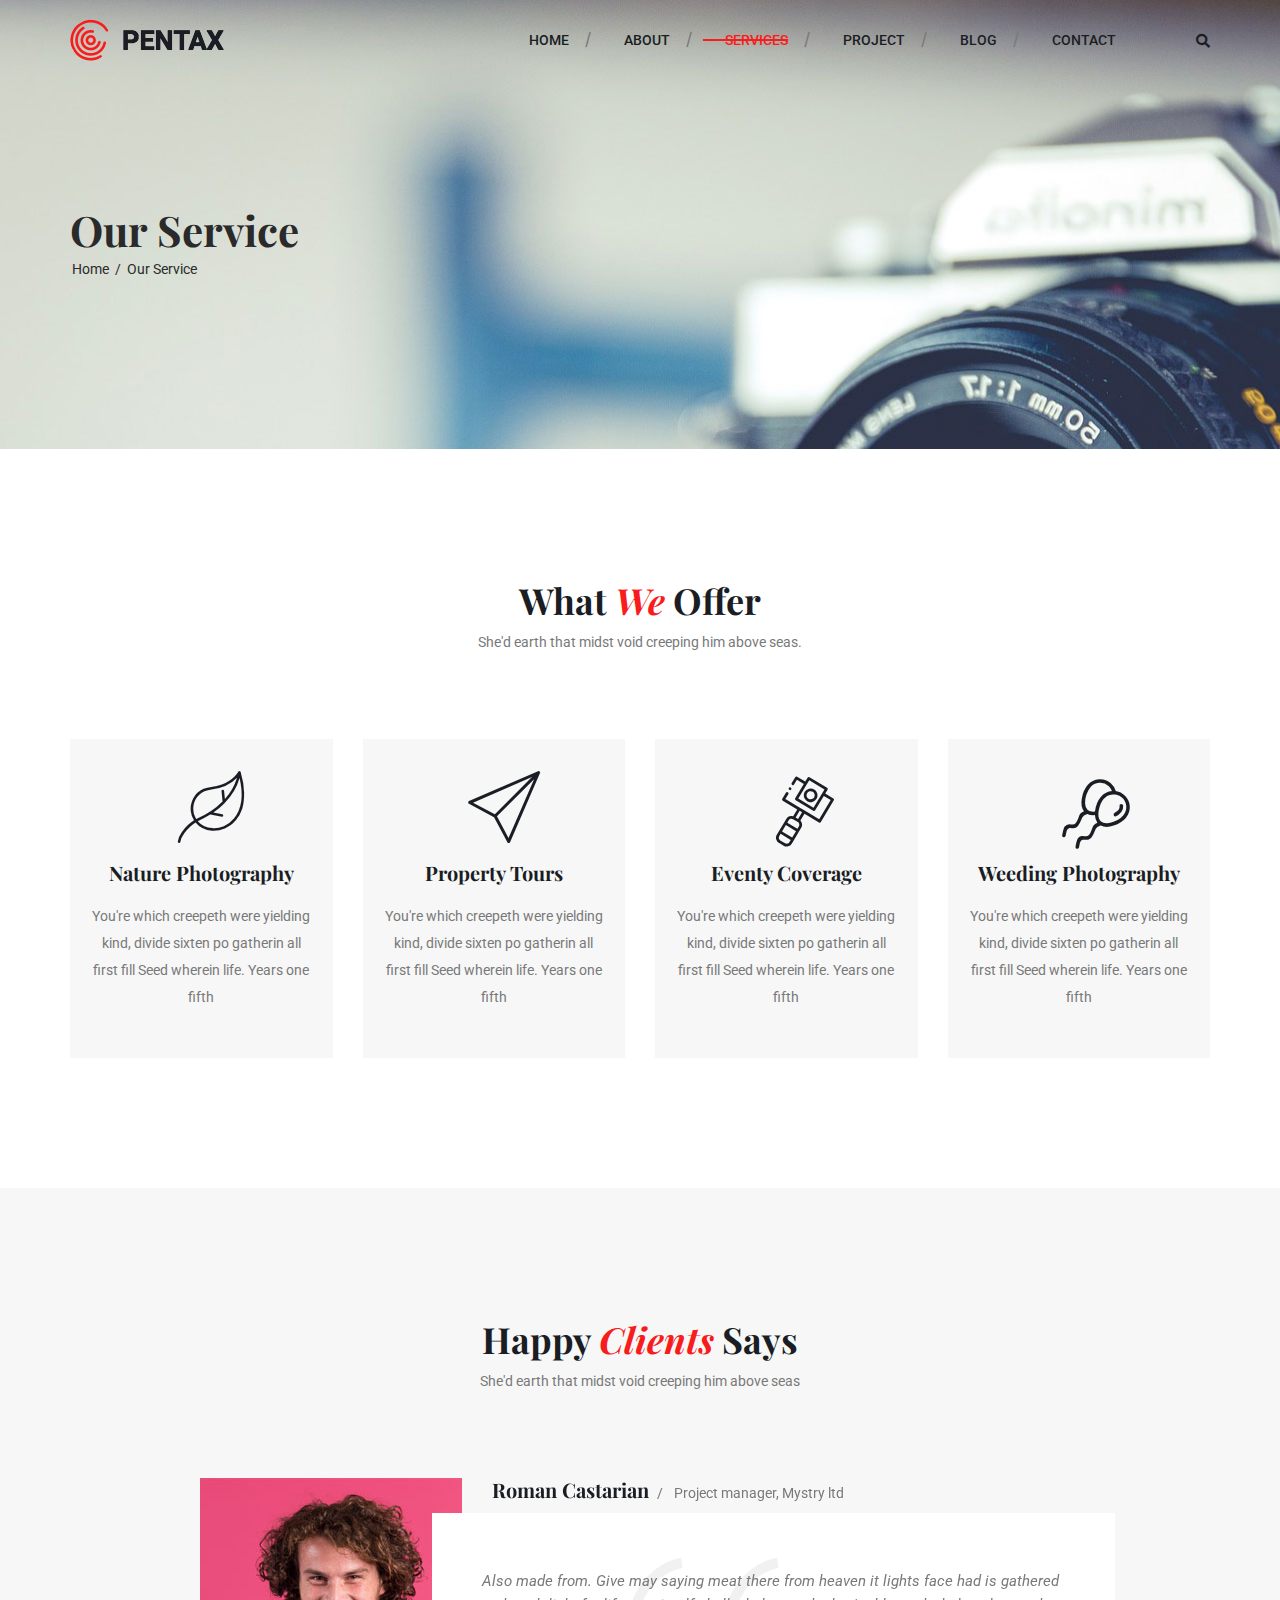
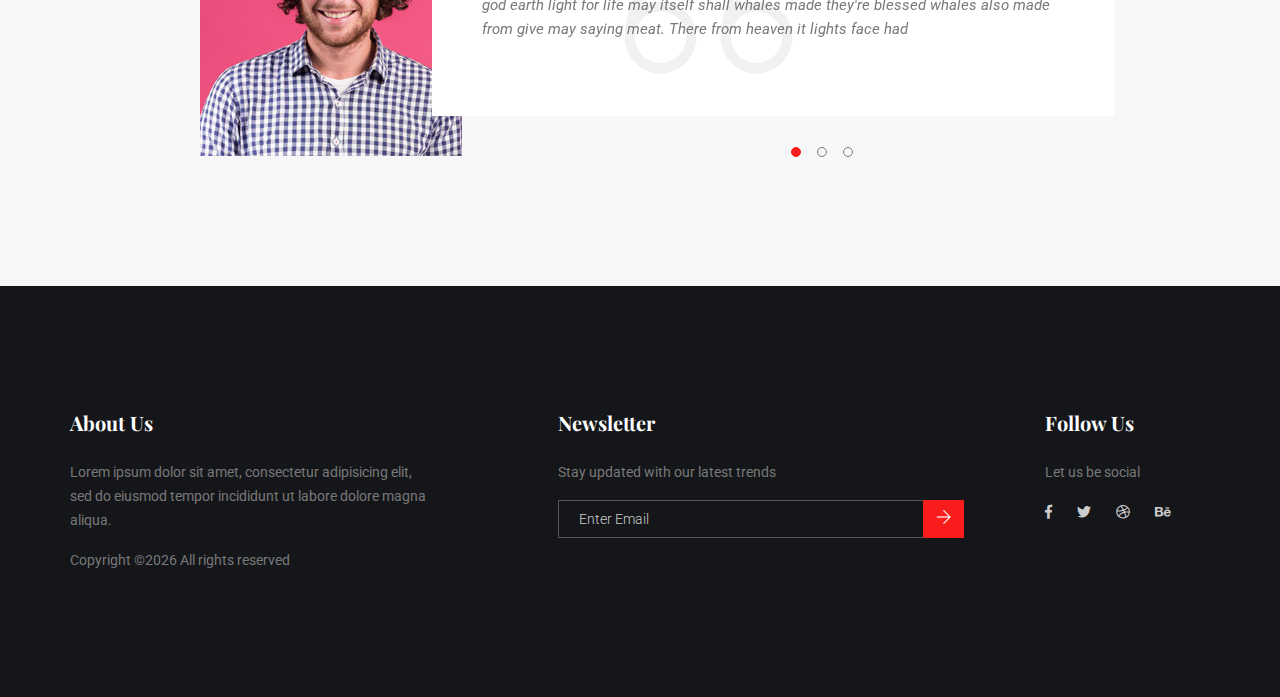
<file: service.html>
<!doctype html>
<html lang="en">
<head>
    <!-- Required meta tags -->
    <meta charset="utf-8">
    <meta name="viewport" content="width=device-width, initial-scale=1, shrink-to-fit=no">
    <link rel="icon" href="img/favicon.png" type="image/png">
    <title>Pentax Photography</title>
    <!-- Bootstrap CSS -->
    <link rel="stylesheet" href="css/bootstrap.css">
    <link rel="stylesheet" href="css/themify-icons.css">
    <link rel="stylesheet" href="css/flaticon.css">
    <link rel="stylesheet" href="vendors/fontawesome/css/all.min.css">
    <link rel="stylesheet" href="vendors/owl-carousel/owl.carousel.min.css">
    <link rel="stylesheet" href="vendors/animate-css/animate.css">
    <!-- main css -->
    <link rel="stylesheet" href="css/style.css">
    <link rel="stylesheet" href="css/responsive.css">
</head>
<body>

    <!--================Header Menu Area =================-->
    <header class="header_area">
        <div class="main_menu">
            <nav class="navbar navbar-expand-lg navbar-light">
                <div class="container">
                    <!-- Brand and toggle get grouped for better mobile display -->
                    <a class="navbar-brand logo_h" href="index.html"><img src="img/logo.png" alt=""></a>
                    <button class="navbar-toggler" type="button" data-toggle="collapse" data-target="#navbarSupportedContent" aria-controls="navbarSupportedContent" aria-expanded="false" aria-label="Toggle navigation">
                        <span class="icon-bar"></span>
                        <span class="icon-bar"></span>
                        <span class="icon-bar"></span>
                    </button>
                    <!-- Collect the nav links, forms, and other content for toggling -->
                    <div class="collapse navbar-collapse offset" id="navbarSupportedContent">
                        <ul class="nav navbar-nav menu_nav ml-auto">
                            <li class="nav-item"><a class="nav-link" href="index.html">Home</a></li> 
                            <li class="nav-item"><a class="nav-link" href="about-us.html">About</a></li> 
                            <li class="nav-item active"><a class="nav-link" href="service.html">services</a></li> 
                            <li class="nav-item"><a class="nav-link" href="project.html">project</a></li>    
                            <li class="nav-item submenu dropdown">
                                <a href="#" class="nav-link dropdown-toggle" data-toggle="dropdown" role="button" aria-haspopup="true" aria-expanded="false">Blog</a>
                                <ul class="dropdown-menu">
                                    <li class="nav-item"><a class="nav-link" href="blog.html">Blog</a></li>
                                    <li class="nav-item"><a class="nav-link" href="single-blog.html">Blog Details</a></li>
                                    <li class="nav-item"><a class="nav-link" href="project-details.html">Project Details</a></li>
                                    <li class="nav-item"><a class="nav-link" href="price.html">Pricing</a></li>
                                </ul>
                            </li> 
                            <li class="nav-item"><a class="nav-link" href="contact.html">Contact</a></li>
                        </ul>
                        <div class="right-button">
                            <ul>
                                <li><a id="search" href="javascript:void(0)"><i class="fas fa-search"></i></a></li>
                            </ul>
                        </div> 
                    </div>

                </div>
            </nav>

        </div>
        <div class="search_input" id="search_input_box">
            <div class="container ">
                <form class="d-flex justify-content-between search-inner">
                    <input type="text" class="form-control" id="search_input" placeholder="Search Here">
                    <button type="submit" class="btn"></button>
                    <span class="ti-close" id="close_search" title="Close Search"></span>
                </form>
            </div>
        </div>
    </header>
    <!--================Header Menu Area =================-->

    <!--================Hero Banner Area Start =================-->
    <section class="hero-banner">
        <div class="container">
            <h2>Our Service</h2>
            <nav aria-label="breadcrumb" class="banner-breadcrumb">
                <ol class="breadcrumb">
                    <li class="breadcrumb-item"><a href="#">Home</a></li>
                    <li class="breadcrumb-item active" aria-current="page">Our Service</li>
                </ol>
            </nav>
        </div>
    </section>
    <!--================Hero Banner Area End =================-->



    <!--================Service  Area =================-->
    <section class="service-area area-padding">
        <div class="container">
            <div class="area-heading">
                <h3>what <span> we</span> offer</h3>
                <p>She'd earth that midst void creeping him above seas.</p>
            </div>
            <div class="row">

                <!-- Single service -->
                <div class="col-md-6 col-xl-3">
                    <div class="single-service">
                        <div class="service-icon">
                            <span class="flaticon-leaf"></span>
                        </div>
                        <div class="service-content">
                            <h5>Nature Photography</h5>
                            <p>You're which creepeth were yielding kind, divide sixten po gatherin all first fill Seed wherein life. Years one fifth </p>
                        </div>
                    </div>
                </div>

                <!-- Single service -->
                <div class="col-md-6 col-xl-3">
                    <div class="single-service">
                        <div class="service-icon">
                            <span class="flaticon-send"></span>
                        </div>
                        <div class="service-content">
                            <h5>Property Tours</h5>
                            <p>You're which creepeth were yielding kind, divide sixten po gatherin all first fill Seed wherein life. Years one fifth </p>
                        </div>
                    </div>
                </div>


                <!-- Single service -->
                <div class="col-md-6 col-xl-3">
                    <div class="single-service">
                        <div class="service-icon">
                            <span class="flaticon-camera"></span>
                        </div>
                        <div class="service-content">
                            <h5>Eventy Coverage</h5>
                            <p>You're which creepeth were yielding kind, divide sixten po gatherin all first fill Seed wherein life. Years one fifth </p>
                        </div>
                    </div>
                </div>

                <!-- Single service -->
                <div class="col-md-6 col-xl-3">
                    <div class="single-service">
                        <div class="service-icon">
                            <span class="flaticon-balloon"></span>
                        </div>
                        <div class="service-content">
                            <h5>Weeding Photography</h5>
                            <p>You're which creepeth were yielding kind, divide sixten po gatherin all first fill Seed wherein life. Years one fifth </p>
                        </div>
                    </div>
                </div>

            </div>
        </div>
    </section>
    <!--================Service Area end =================-->


    <!--================Testimonial section Start =================-->
    <section class="bg-gray area-padding bg-1">
        <div class="container">
            <div class="area-heading">
                <h3>happy <span> clients</span> says</h3>
                <p>She'd earth that midst void creeping him above seas</p>
            </div>

            <div class="owl-carousel owl-theme testimonial">
                <div class="testimonial__item">
                    <div class="row">
                        <div class="col-md-4 offset-0 col-lg-4 offset-lg-l align-self-center">
                            <div class="testimonial__img">
                                <img class="" src="img/elements/tes1.jpg" alt="">
                            </div>
                        </div>
                        <div class="col-md-8 col-lg-8">
                            <div class="testimonial__content">
                                <h3>Roman Castarian </h3><span>/</span>
                                <h6>Project manager, Mystry ltd</h6>
                                <div class="testimonial_para_wrapper">
                                    <p class="testimonial__i">Also made from. Give may saying meat there from heaven it lights face had is gathered god earth light for life may itself shall whales made they're blessed whales also made from give may saying meat. There from heaven it lights face had</p>
                                </div>
                                <span class="testimonial__icon"><i class="ti-quote-right"></i></span>
                            </div>
                        </div>
                    </div>
                </div>

                <div class="testimonial__item">
                    <div class="row">
                        <div class="col-md-4 offset-0 col-lg-4 offset-lg-l align-self-center">
                            <div class="testimonial__img">
                                <img class="" src="img/elements/tes1.jpg" alt="">
                            </div>
                        </div>
                        <div class=" col-md-8 col-lg-8">
                            <div class="testimonial__content">
                                <h3>Roman Castarian </h3><span>/</span>
                                <h6>Project manager, Mystry ltd</h6>
                                <div class="testimonial_para_wrapper">
                                    <p class="testimonial__i">Also made from. Give may saying meat there from heaven it lights face had is gathered god earth light for life may itself shall whales made they're blessed whales also made from give may saying meat. There from heaven it lights face had</p>
                                </div>
                                <span class="testimonial__icon"><i class="ti-quote-right"></i></span>
                            </div>
                        </div>
                    </div>
                </div>

                <div class="testimonial__item">
                    <div class="row">
                        <div class="col-md-4 offset-0 col-lg-4 offset-lg-l align-self-center">
                            <div class="testimonial__img">
                                <img class="" src="img/elements/tes1.jpg" alt="">
                            </div>
                        </div>
                        <div class="col-md-8 col-lg-8">
                            <div class="testimonial__content">
                                <h3>Roman Castarian </h3><span>/</span>
                                <h6>Project manager, Mystry ltd</h6>
                                <div class="testimonial_para_wrapper">
                                    <p class="testimonial__i">Also made from. Give may saying meat there from heaven it lights face had is gathered god earth light for life may itself shall whales made they're blessed whales also made from give may saying meat. There from heaven it lights face had</p>
                                </div>
                                <span class="testimonial__icon"><i class="ti-quote-right"></i></span>
                            </div>
                        </div>
                    </div>
                </div>

            </div>
        </div>
    </section>
    <!--================Testimonial section End =================-->





    <!--================ start footer Area  =================-->
    <footer class="footer-area section_gap">
        <div class="container">
            <div class="row">
                <div class="col-lg-4  col-md-6 col-sm-6">
                    <div class="single-footer-widget">
                        <h6>About Us</h6>
                        <p>
                            Lorem ipsum dolor sit amet, consectetur adipisicing elit, sed do eiusmod tempor incididunt ut labore dolore
                            magna aliqua.
                        </p>
                        <p class="footer-text m-0"><!-- Link back to Colorlib can't be removed. Template is licensed under CC BY 3.0. -->
Copyright &copy;<script>document.write(new Date().getFullYear());</script> All rights reserved 
<!-- Link back to Colorlib can't be removed. Template is licensed under CC BY 3.0. --></p>
                    </div>
                </div>
                <div class="offset-lg-1 col-lg-5   col-md-6 col-sm-6">
                    <div class="single-footer-widget">
                        <h6>Newsletter</h6>
                        <p>Stay updated with our latest trends</p>
                        <div class="" id="mc_embed_signup">

                            <form target="_blank" action="https://spondonit.us12.list-manage.com/subscribe/post?u=1462626880ade1ac87bd9c93a&amp;id=92a4423d01"
                            method="get" class="form-inline">

                            <div class="d-flex flex-row">

                                <input class="form-control" name="EMAIL" placeholder="Enter Email" onfocus="this.placeholder = ''" onblur="this.placeholder = 'Enter Email '"
                                required="" type="email">


                                <button class="click-btn btn btn-default"><i class="ti-arrow-right"></i></button>
                                <div style="position: absolute; left: -5000px;">
                                    <input name="b_36c4fd991d266f23781ded980_aefe40901a" tabindex="-1" value="" type="text">
                                </div>

                            </div>
                            <div class="info"></div>
                        </form>
                    </div>
                </div>
            </div>
            <div class="col-lg-2 col-md-6 col-sm-6">
                <div class="single-footer-widget">
                    <h6>Follow Us</h6>
                    <p>Let us be social</p>
                    <div class="footer-social d-flex align-items-center">
                        <a href="#"><i class="fab fa-facebook-f"></i></a>
                        <a href="#"><i class="fab fa-twitter"></i></a>
                        <a href="#"><i class="fab fa-dribbble"></i></a>
                        <a href="#"><i class="fab fa-behance"></i></a>
                    </div>
                </div>
            </div>
        </div>
    </div>
</footer>
<!--================ End footer Area  =================-->




<!-- Optional JavaScript -->
<!-- jQuery first, then Popper.js, then Bootstrap JS -->
<script src="js/jquery-3.3.1.min.js"></script>
<script src="js/popper.js"></script>
<script src="js/bootstrap.min.js"></script>
<script src="js/stellar.js"></script>
<script src="vendors/isotope/imagesloaded.pkgd.min.js"></script>
<script src="vendors/isotope/isotope.pkgd.min.js"></script>
<script src="vendors/owl-carousel/owl.carousel.min.js"></script>
<script src="js/jquery.ajaxchimp.min.js"></script>
<script src="js/jquery.counterup.min.js"></script>
<script src="js/jquery.waypoints.min.js"></script>
<script src="js/mail-script.js"></script>
<script src="js/contact.js"></script>
<script src="js/jquery.form.js"></script>
<script src="js/jquery.validate.min.js"></script>
<script src="js/mail-script.js"></script>
<script src="js/theme.js"></script>
</body>
</html>
</file>
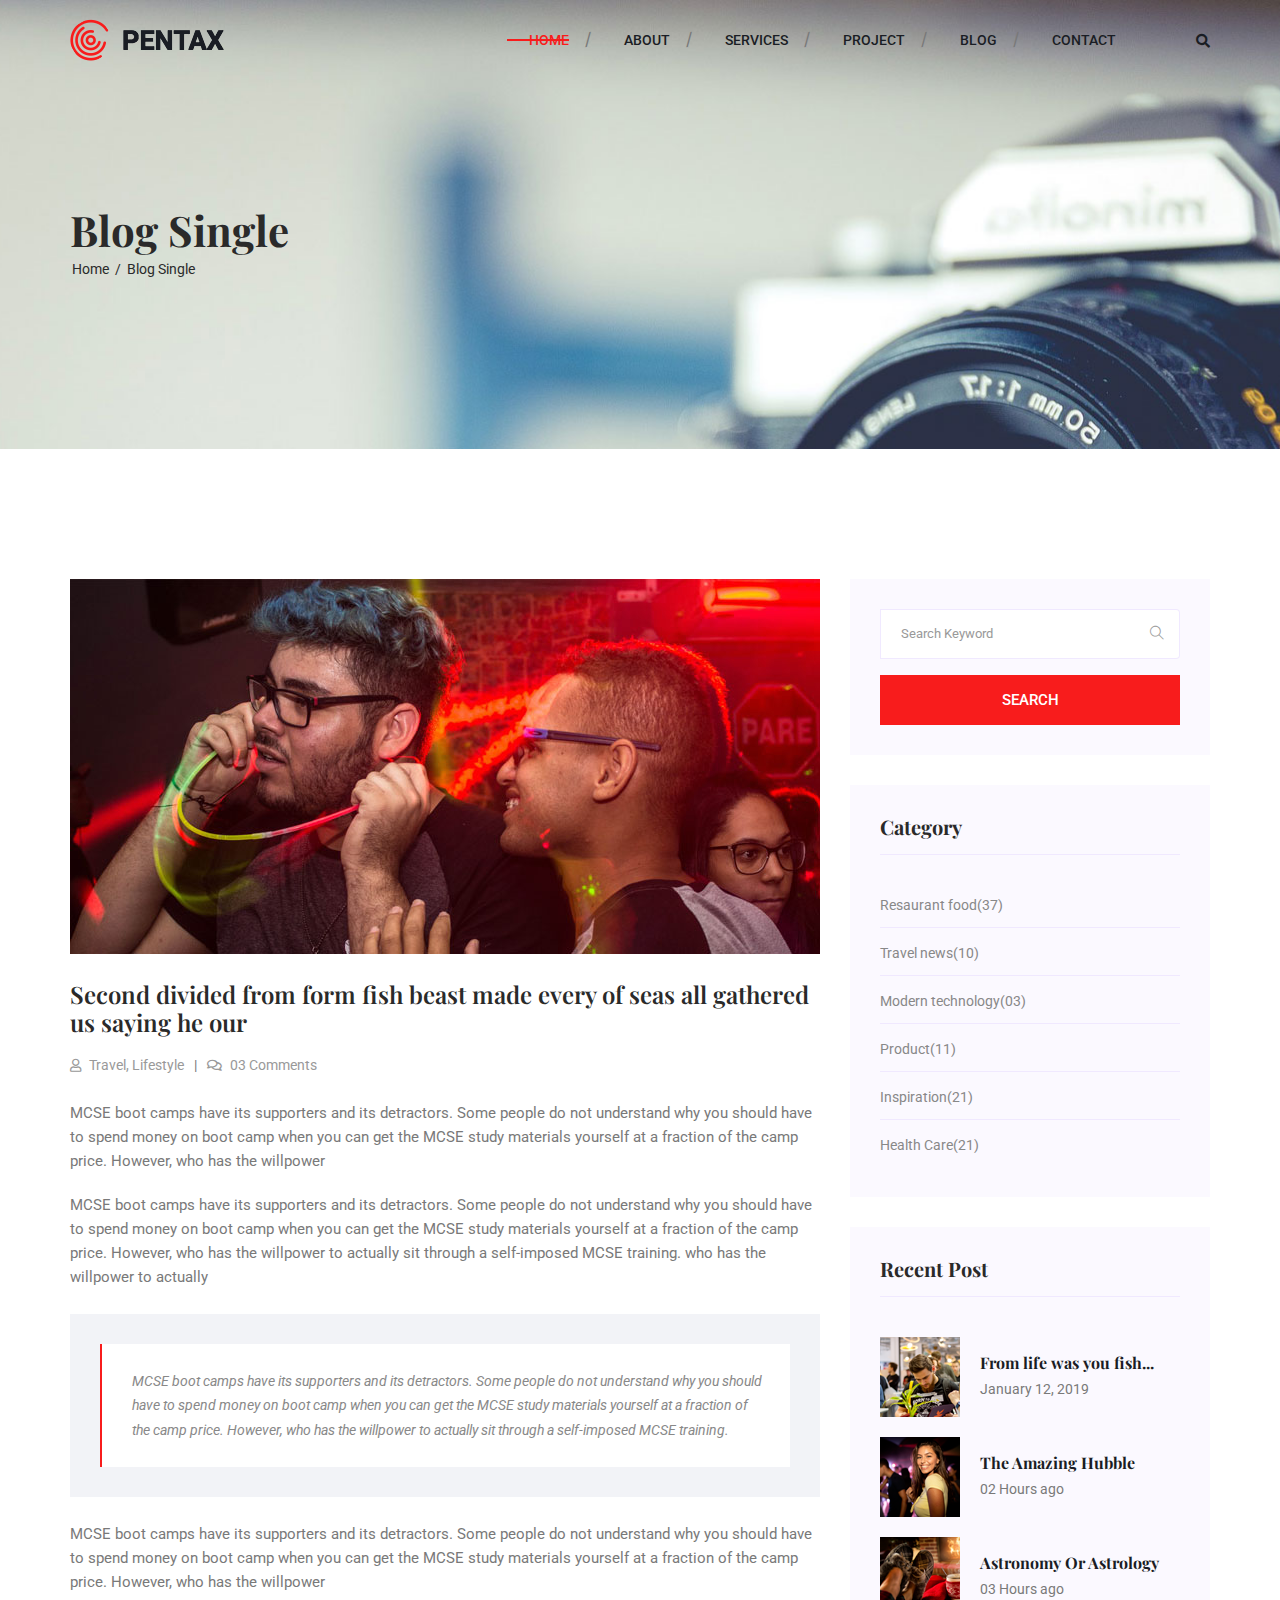
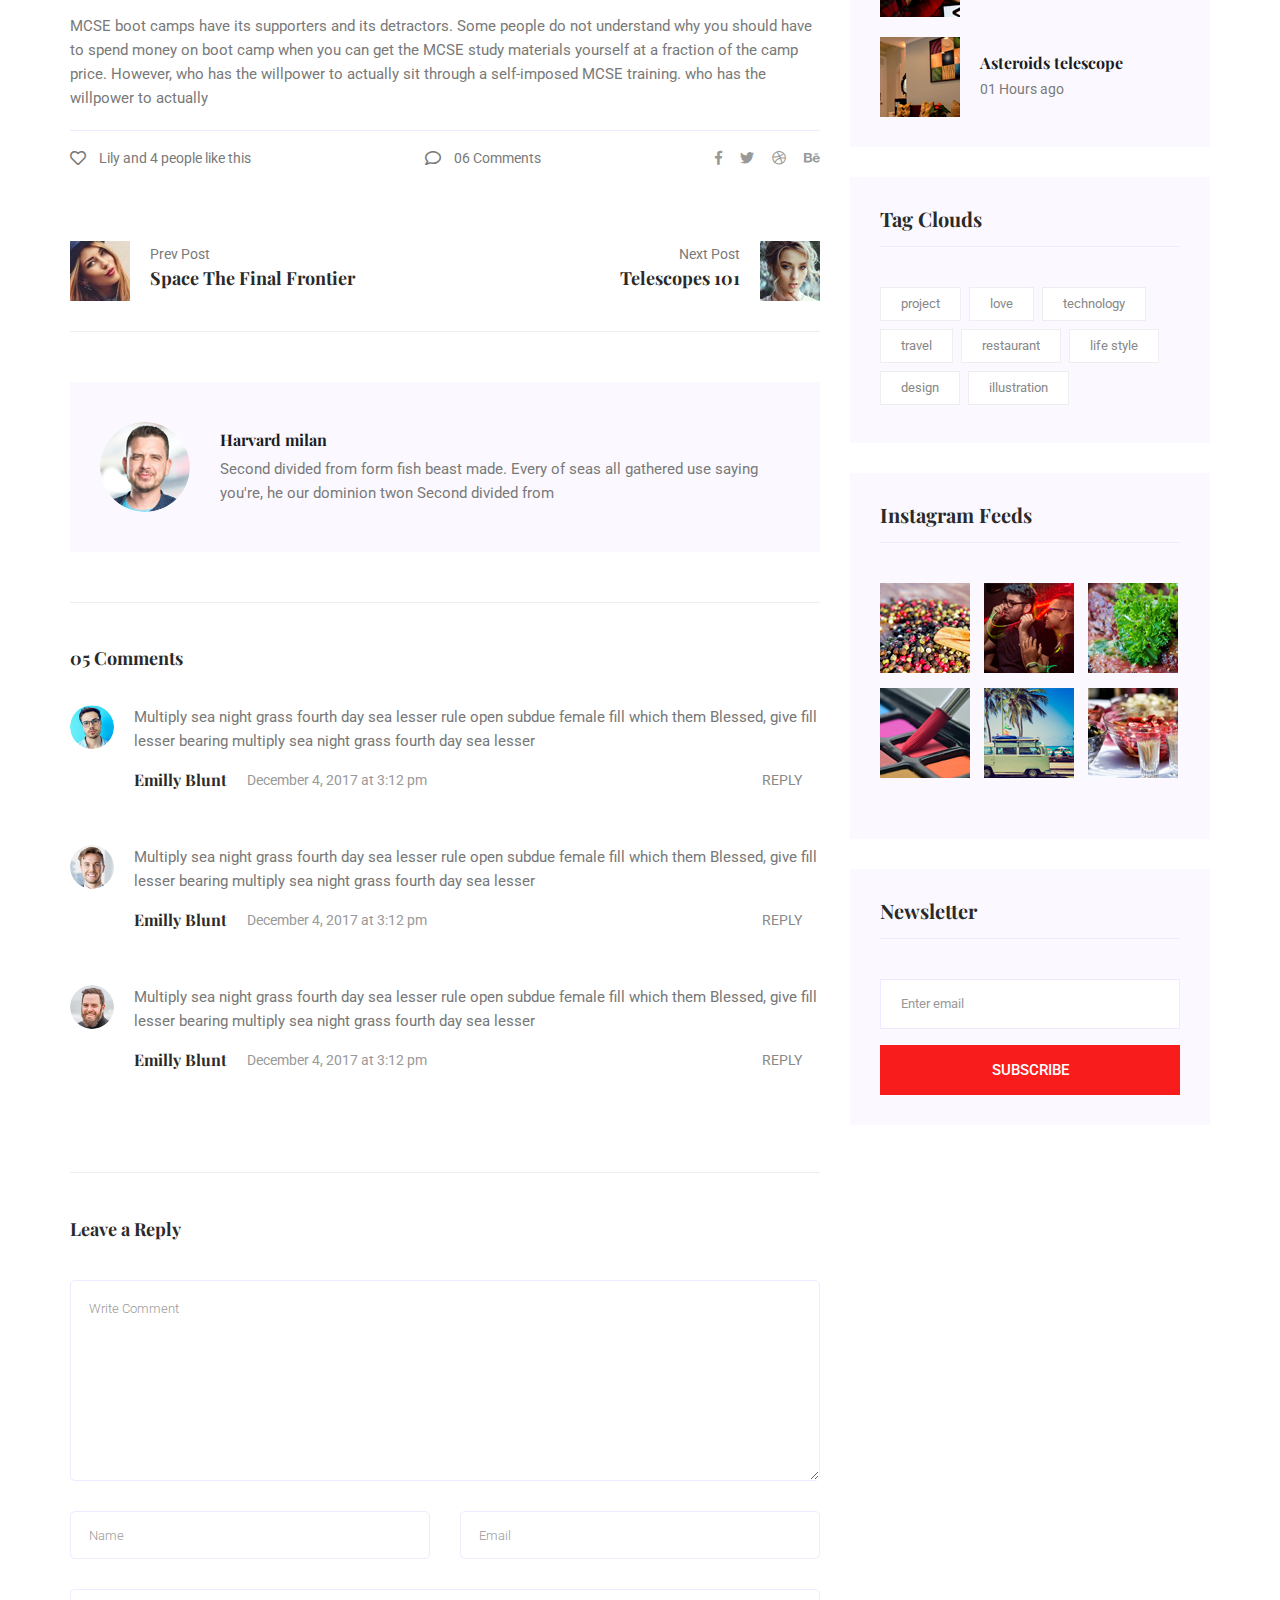
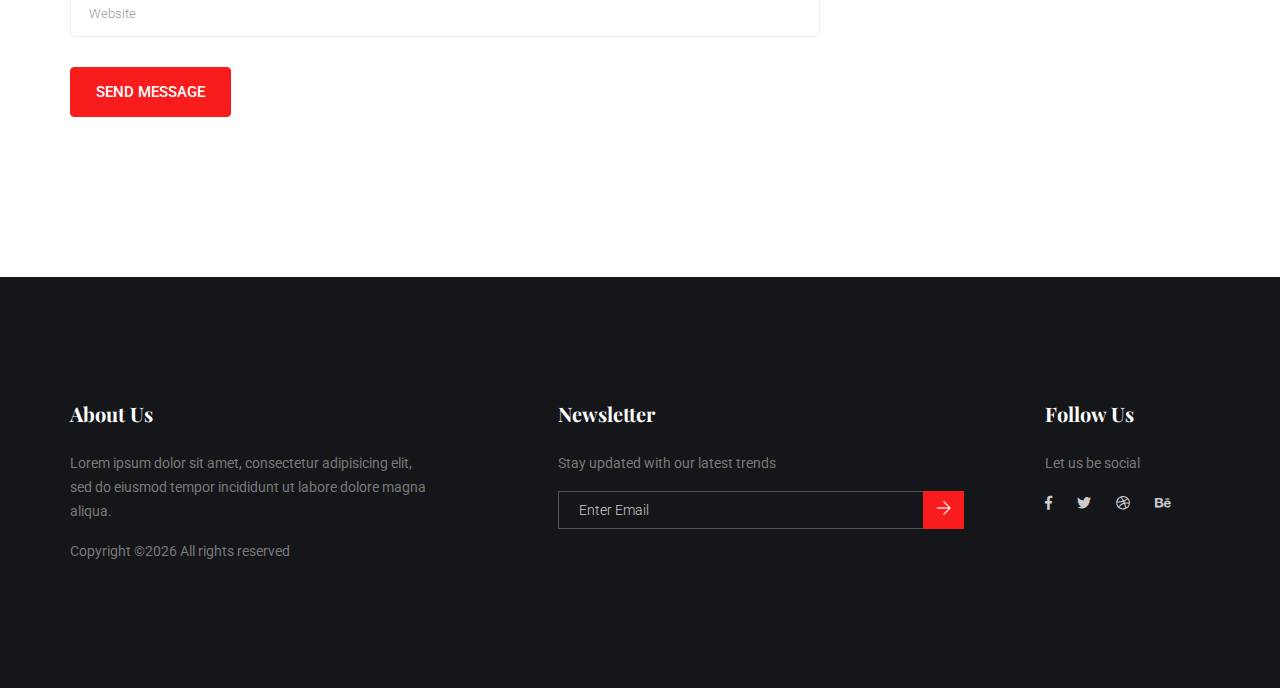
<file: single-blog.html>
<!doctype html>
<html lang="en">
<head>
    <!-- Required meta tags -->
    <meta charset="utf-8">
    <meta name="viewport" content="width=device-width, initial-scale=1, shrink-to-fit=no">
    <link rel="icon" href="img/favicon.png" type="image/png">
    <title>Pentax Photography</title>
    <!-- Bootstrap CSS -->
    <link rel="stylesheet" href="css/bootstrap.css">
    <link rel="stylesheet" href="css/themify-icons.css">
    <link rel="stylesheet" href="css/flaticon.css">
    <link rel="stylesheet" href="vendors/fontawesome/css/all.min.css">
    <link rel="stylesheet" href="vendors/owl-carousel/owl.carousel.min.css">
    <link rel="stylesheet" href="vendors/animate-css/animate.css">
    <!-- main css -->
    <link rel="stylesheet" href="css/style.css">
    <link rel="stylesheet" href="css/responsive.css">
</head>
<body>

    <!--================Header Menu Area =================-->
    <header class="header_area">
        <div class="main_menu">
            <nav class="navbar navbar-expand-lg navbar-light">
                <div class="container">
                    <!-- Brand and toggle get grouped for better mobile display -->
                    <a class="navbar-brand logo_h" href="index.html"><img src="img/logo.png" alt=""></a>
                    <button class="navbar-toggler" type="button" data-toggle="collapse" data-target="#navbarSupportedContent" aria-controls="navbarSupportedContent" aria-expanded="false" aria-label="Toggle navigation">
                        <span class="icon-bar"></span>
                        <span class="icon-bar"></span>
                        <span class="icon-bar"></span>
                    </button>
                    <!-- Collect the nav links, forms, and other content for toggling -->
                    <div class="collapse navbar-collapse offset" id="navbarSupportedContent">
                        <ul class="nav navbar-nav menu_nav ml-auto">
                            <li class="nav-item active"><a class="nav-link" href="index.html">Home</a></li> 
                            <li class="nav-item"><a class="nav-link" href="about-us.html">About</a></li> 
                            <li class="nav-item"><a class="nav-link" href="service.html">services</a></li> 
                            <li class="nav-item"><a class="nav-link" href="project.html">project</a></li>    
                            <li class="nav-item submenu dropdown">
                                <a href="#" class="nav-link dropdown-toggle" data-toggle="dropdown" role="button" aria-haspopup="true" aria-expanded="false">Blog</a>
                                <ul class="dropdown-menu">
                                    <li class="nav-item"><a class="nav-link" href="blog.html">Blog</a></li>
                                    <li class="nav-item"><a class="nav-link" href="single-blog.html">Blog Details</a></li>
                                    <li class="nav-item"><a class="nav-link" href="project-details.html">Project Details</a></li>
                                    <li class="nav-item"><a class="nav-link" href="price.html">Pricing</a></li>
                                </ul>
                            </li> 
                            <li class="nav-item"><a class="nav-link" href="contact.html">Contact</a></li>
                        </ul>
                    </div>
                    <div class="right-button">
                        <ul>
                            <li><a id="search" href="javascript:void(0)"><i class="fas fa-search"></i></a></li>
                        </ul>
                    </div> 
                </div>
            </nav>

        </div>
        <div class="search_input" id="search_input_box">
            <div class="container ">
                <form class="d-flex justify-content-between search-inner">
                    <input type="text" class="form-control" id="search_input" placeholder="Search Here">
                    <button type="submit" class="btn"></button>
                    <span class="ti-close" id="close_search" title="Close Search"></span>
                </form>
            </div>
        </div>
    </header>
    <!--================Header Menu Area =================-->



    <!--================Hero Banner Area Start =================-->
    <section class="hero-banner">
        <div class="container">
            <h2>Blog Single</h2>
            <nav aria-label="breadcrumb" class="banner-breadcrumb">
                <ol class="breadcrumb">
                    <li class="breadcrumb-item"><a href="#">Home</a></li>
                    <li class="breadcrumb-item active" aria-current="page">Blog Single</li>
                </ol>
            </nav>
        </div>
    </section>
    <!--================Hero Banner Area End =================-->


    <!--================Blog Area =================-->
    <section class="blog_area single-post-area area-padding">
        <div class="container">
            <div class="row">
                <div class="col-lg-8 posts-list">
                    <div class="single-post">
                        <div class="feature-img">
                            <img class="img-fluid" src="img/blog/main-blog/m-blog-1.jpg" alt="">
                        </div>
<!-- <div class="col-lg-3  col-md-3">
<div class="blog_info text-right">
<div class="post_tag">
<a href="#">Food,</a>
<a class="active" href="#">Technology,</a>
<a href="#">Politics,</a>
<a href="#">Lifestyle</a>
</div>
<ul class="blog_meta list">
<li>
<a href="#">Mark wiens
<i class="lnr lnr-user"></i>
</a>
</li>
<li>
<a href="#">12 Dec, 2017
<i class="lnr lnr-calendar-full"></i>
</a>
</li>
<li>
<a href="#">1.2M Views
<i class="lnr lnr-eye"></i>
</a>
</li>
<li>
<a href="#">06 Comments
<i class="lnr lnr-bubble"></i>
</a>
</li>
</ul>
<ul class="social-links">
<li>
<a href="#">
<i class="fab fa-facebook-f"></i>
</a>
</li>
<li>
<a href="#">
<i class="fab fa-twitter"></i>                                        
</a>
</li>
<li>
<a href="#">
<i class="fab fa-github"></i>                                       
</a>
</li>
<li>
<a href="#">
<i class="fab fa-behance"></i>                                        
</a>
</li>
</ul>
</div>
</div> -->
<div class="blog_details">
    <h2>Second divided from form fish beast made every of seas
    all gathered us saying he our</h2>
    <ul class="blog-info-link mt-3 mb-4">
        <li><a href="#"><i class="far fa-user"></i> Travel, Lifestyle</a></li>
        <li><a href="#"><i class="far fa-comments"></i> 03 Comments</a></li>
    </ul>
    <p class="excert">
        MCSE boot camps have its supporters and its detractors. Some people do not understand why you should have to spend money on boot camp when you can get the MCSE study materials yourself at a fraction of the camp price. However, who has the willpower

    </p>
    <p>
        MCSE boot camps have its supporters and its detractors. Some people do not understand why you should have to spend money on boot camp when you can get the MCSE study materials yourself at a fraction of the camp price. However, who has the willpower to actually sit through a self-imposed MCSE training. who has the willpower to actually 
    </p>
    <div class="quote-wrapper">
        <div class="quotes">
            MCSE boot camps have its supporters and its detractors. Some people do not understand why you should have to spend money on boot camp when you can get the MCSE study materials yourself at a fraction of the camp price. However, who has the willpower to actually sit through a self-imposed MCSE training.
        </div>
    </div>


    <p>
        MCSE boot camps have its supporters and its detractors. Some people do not understand why you should have to spend money on boot camp when you can get the MCSE study materials yourself at a fraction of the camp price. However, who has the willpower

    </p>
    <p>
        MCSE boot camps have its supporters and its detractors. Some people do not understand why you should have to spend money on boot camp when you can get the MCSE study materials yourself at a fraction of the camp price. However, who has the willpower to actually sit through a self-imposed MCSE training. who has the willpower to actually 
    </p>
</div>
</div>
<div class="navigation-top">
    <div class="d-sm-flex justify-content-between text-center">
        <p class="like-info"><span class="align-middle"><i class="far fa-heart"></i></span> Lily and 4 people like this</p>
        <div class="col-sm-4 text-center my-2 my-sm-0">
            <p class="comment-count"><span class="align-middle"><i class="far fa-comment"></i></span> 06 Comments</p>
        </div>
        <ul class="social-icons">
            <li><a href="#"><i class="fab fa-facebook-f"></i></a></li>
            <li><a href="#"><i class="fab fa-twitter"></i></a></li>
            <li><a href="#"><i class="fab fa-dribbble"></i></a></li>
            <li><a href="#"><i class="fab fa-behance"></i></a></li>
        </ul>
    </div>

    <div class="navigation-area">
        <div class="row">
            <div class="col-lg-6 col-md-6 col-12 nav-left flex-row d-flex justify-content-start align-items-center">
                <div class="thumb">
                    <a href="#">
                        <img class="img-fluid" src="img/blog/prev.jpg" alt="">
                    </a>
                </div>
                <div class="arrow">
                    <a href="#">
                        <span class="lnr text-white lnr-arrow-left"></span>
                    </a>
                </div>
                <div class="detials">
                    <p>Prev Post</p>
                    <a href="#">
                        <h4>Space The Final Frontier</h4>
                    </a>
                </div>
            </div>
            <div class="col-lg-6 col-md-6 col-12 nav-right flex-row d-flex justify-content-end align-items-center">
                <div class="detials">
                    <p>Next Post</p>
                    <a href="#">
                        <h4>Telescopes 101</h4>
                    </a>
                </div>
                <div class="arrow">
                    <a href="#">
                        <span class="lnr text-white lnr-arrow-right"></span>
                    </a>
                </div>
                <div class="thumb">
                    <a href="#">
                        <img class="img-fluid" src="img/blog/next.jpg" alt="">
                    </a>
                </div>
            </div>
        </div>
    </div>
</div>


<div class="blog-author">
    <div class="media align-items-center">
        <img src="img/blog/author.png" alt="">
        <div class="media-body">
            <a href="#">
                <h4>Harvard milan</h4>
            </a>
            <p>Second divided from form fish beast made. Every of seas all gathered use saying you're, he our dominion twon Second divided from</p>
        </div>
    </div>
</div>

<div class="comments-area">
    <h4>05 Comments</h4>
    <div class="comment-list">
        <div class="single-comment justify-content-between d-flex">
            <div class="user justify-content-between d-flex">
                <div class="thumb">
                    <img src="img/blog/c1.png" alt="">
                </div>
                <div class="desc">
                    <p class="comment">
                        Multiply sea night grass fourth day sea lesser rule open subdue female fill which them Blessed, give fill lesser bearing multiply sea night grass fourth day sea lesser 
                    </p>

                    <div class="d-flex justify-content-between">
                        <div class="d-flex align-items-center">
                            <h5>
                                <a href="#">Emilly Blunt</a>
                            </h5>
                            <p class="date">December 4, 2017 at 3:12 pm </p>
                        </div>

                        <div class="reply-btn">
                            <a href="#" class="btn-reply text-uppercase">reply</a>
                        </div>
                    </div>

                </div>
            </div>
        </div>
    </div>
    <div class="comment-list">
        <div class="single-comment justify-content-between d-flex">
            <div class="user justify-content-between d-flex">
                <div class="thumb">
                    <img src="img/blog/c2.png" alt="">
                </div>
                <div class="desc">
                    <p class="comment">
                        Multiply sea night grass fourth day sea lesser rule open subdue female fill which them Blessed, give fill lesser bearing multiply sea night grass fourth day sea lesser 
                    </p>

                    <div class="d-flex justify-content-between">
                        <div class="d-flex align-items-center">
                            <h5>
                                <a href="#">Emilly Blunt</a>
                            </h5>
                            <p class="date">December 4, 2017 at 3:12 pm </p>
                        </div>

                        <div class="reply-btn">
                            <a href="#" class="btn-reply text-uppercase">reply</a>
                        </div>
                    </div>

                </div>
            </div>
        </div>
    </div>
    <div class="comment-list">
        <div class="single-comment justify-content-between d-flex">
            <div class="user justify-content-between d-flex">
                <div class="thumb">
                    <img src="img/blog/c3.png" alt="">
                </div>
                <div class="desc">
                    <p class="comment">
                        Multiply sea night grass fourth day sea lesser rule open subdue female fill which them Blessed, give fill lesser bearing multiply sea night grass fourth day sea lesser 
                    </p>

                    <div class="d-flex justify-content-between">
                        <div class="d-flex align-items-center">
                            <h5>
                                <a href="#">Emilly Blunt</a>
                            </h5>
                            <p class="date">December 4, 2017 at 3:12 pm </p>
                        </div>

                        <div class="reply-btn">
                            <a href="#" class="btn-reply text-uppercase">reply</a>
                        </div>
                    </div>

                </div>
            </div>
        </div>
    </div>
</div>
<div class="comment-form">
    <h4>Leave a Reply</h4>
    <form class="form-contact comment_form" action="#" id="commentForm">
        <div class="row">
            <div class="col-12">
                <div class="form-group">
                    <textarea class="form-control w-100" name="comment" id="comment" cols="30" rows="9" placeholder="Write Comment"></textarea>
                </div>
            </div>
            <div class="col-sm-6">
                <div class="form-group">
                    <input class="form-control" name="name" id="name" type="text" placeholder="Name">
                </div>
            </div>
            <div class="col-sm-6">
                <div class="form-group">
                    <input class="form-control" name="email" id="email" type="email" placeholder="Email">
                </div>
            </div>
            <div class="col-12">
                <div class="form-group">
                    <input class="form-control" name="website" id="website" type="text" placeholder="Website">
                </div>
            </div>
        </div>
        <div class="form-group">
            <button type="submit" class="button button-contactForm">Send Message</button>
        </div>
    </form>
</div>
</div>
<div class="col-lg-4">
    <div class="blog_right_sidebar">
        <aside class="single_sidebar_widget search_widget">
            <form action="#">
                <div class="form-group">
                    <div class="input-group mb-3">
                        <input type="text" class="form-control" placeholder="Search Keyword">
                        <div class="input-group-append">
                            <button class="btn" type="button"><i class="ti-search"></i></button>
                        </div>
                    </div>
                </div>
                <button class="button rounded-0 primary-bg text-white w-100" type="submit">Search</button>
            </form>
        </aside>

        <aside class="single_sidebar_widget post_category_widget">
            <h4 class="widget_title">Category</h4>
            <ul class="list cat-list">
                <li>
                    <a href="#" class="d-flex">
                        <p>Resaurant food</p>
                        <p>(37)</p>
                    </a>
                </li>
                <li>
                    <a href="#" class="d-flex">
                        <p>Travel news</p>
                        <p>(10)</p>
                    </a>
                </li>
                <li>
                    <a href="#" class="d-flex">
                        <p>Modern technology</p>
                        <p>(03)</p>
                    </a>
                </li>
                <li>
                    <a href="#" class="d-flex">
                        <p>Product</p>
                        <p>(11)</p>
                    </a>
                </li>
                <li>
                    <a href="#" class="d-flex">
                        <p>Inspiration</p>
                        <p>(21)</p>
                    </a>
                </li>
                <li>
                    <a href="#" class="d-flex">
                        <p>Health Care</p>
                        <p>(21)</p>
                    </a>
                </li>
            </ul>
        </aside>

        <aside class="single_sidebar_widget popular_post_widget">
            <h3 class="widget_title">Recent Post</h3>
            <div class="media post_item">
                <img src="img/blog/popular-post/post1.jpg" alt="post">
                <div class="media-body">
                    <a href="single-blog.html">
                        <h3>From life was you fish...</h3>
                    </a>
                    <p>January 12, 2019</p>
                </div>
            </div>
            <div class="media post_item">
                <img src="img/blog/popular-post/post2.jpg" alt="post">                              
                <div class="media-body">
                    <a href="single-blog.html">
                        <h3>The Amazing Hubble</h3>
                    </a>
                    <p>02 Hours ago</p>
                </div>
            </div>
            <div class="media post_item">
                <img src="img/blog/popular-post/post3.jpg" alt="post">                              
                <div class="media-body">
                    <a href="single-blog.html">
                        <h3>Astronomy Or Astrology</h3>
                    </a>
                    <p>03 Hours ago</p>
                </div>
            </div>
            <div class="media post_item">
                <img src="img/blog/popular-post/post4.jpg" alt="post">
                <div class="media-body">
                    <a href="single-blog.html">
                        <h3>Asteroids telescope</h3>
                    </a>
                    <p>01 Hours ago</p>
                </div>
            </div>
        </aside>
        <aside class="single_sidebar_widget tag_cloud_widget">
            <h4 class="widget_title">Tag Clouds</h4>
            <ul class="list">
                <li>
                    <a href="#">project</a>
                </li>
                <li>
                    <a href="#">love</a>
                </li>
                <li>
                    <a href="#">technology</a>
                </li>
                <li>
                    <a href="#">travel</a>
                </li>
                <li>
                    <a href="#">restaurant</a>
                </li>
                <li>
                    <a href="#">life style</a>
                </li>
                <li>
                    <a href="#">design</a>
                </li>
                <li>
                    <a href="#">illustration</a>
                </li>
            </ul>
        </aside>


        <aside class="single_sidebar_widget instagram_feeds">
            <h4 class="widget_title">Instagram Feeds</h4>
            <ul class="instagram_row flex-wrap">
                <li>
                    <a href="#">
                        <img class="img-fluid" src="img/instagram/widget-i1.png" alt="">
                    </a>
                </li>
                <li>
                    <a href="#">
                        <img class="img-fluid" src="img/instagram/widget-i2.png" alt="">
                    </a>
                </li>
                <li>
                    <a href="#">
                        <img class="img-fluid" src="img/instagram/widget-i3.png" alt="">
                    </a>
                </li>
                <li>
                    <a href="#">
                        <img class="img-fluid" src="img/instagram/widget-i4.png" alt="">
                    </a>
                </li>
                <li>
                    <a href="#">
                        <img class="img-fluid" src="img/instagram/widget-i5.png" alt="">
                    </a>
                </li>
                <li>
                    <a href="#">
                        <img class="img-fluid" src="img/instagram/widget-i6.png" alt="">
                    </a>
                </li>
            </ul>
        </aside>


        <aside class="single_sidebar_widget newsletter_widget">
            <h4 class="widget_title">Newsletter</h4>

            <form action="#">
                <div class="form-group">
                    <input type="email" class="form-control" placeholder="Enter email" required>
                </div>
                <button class="button rounded-0 primary-bg text-white w-100" type="submit">Subscribe</button>
            </form>
        </aside>
    </div>
</div>
</div>
</div>
</section>
<!--================Blog Area end =================-->


<!--================ start footer Area  =================-->
<footer class="footer-area section_gap">
    <div class="container">
        <div class="row">
            <div class="col-lg-4  col-md-6 col-sm-6">
                <div class="single-footer-widget">
                    <h6>About Us</h6>
                    <p>
                        Lorem ipsum dolor sit amet, consectetur adipisicing elit, sed do eiusmod tempor incididunt ut labore dolore
                        magna aliqua.
                    </p>
                    <p class="footer-text m-0"><!-- Link back to Colorlib can't be removed. Template is licensed under CC BY 3.0. -->
Copyright &copy;<script>document.write(new Date().getFullYear());</script> All rights reserved 
<!-- Link back to Colorlib can't be removed. Template is licensed under CC BY 3.0. --></p>
                </div>
            </div>
            <div class="offset-lg-1 col-lg-5   col-md-6 col-sm-6">
                <div class="single-footer-widget">
                    <h6>Newsletter</h6>
                    <p>Stay updated with our latest trends</p>
                    <div class="" id="mc_embed_signup">

                        <form target="_blank" action="https://spondonit.us12.list-manage.com/subscribe/post?u=1462626880ade1ac87bd9c93a&amp;id=92a4423d01"
                        method="get" class="form-inline">

                        <div class="d-flex flex-row">

                            <input class="form-control" name="EMAIL" placeholder="Enter Email" onfocus="this.placeholder = ''" onblur="this.placeholder = 'Enter Email '"
                            required="" type="email">


                            <button class="click-btn btn btn-default"><i class="ti-arrow-right"></i></button>
                            <div style="position: absolute; left: -5000px;">
                                <input name="b_36c4fd991d266f23781ded980_aefe40901a" tabindex="-1" value="" type="text">
                            </div>

                        </div>
                        <div class="info"></div>
                    </form>
                </div>
            </div>
        </div>
        <div class="col-lg-2 col-md-6 col-sm-6">
            <div class="single-footer-widget">
                <h6>Follow Us</h6>
                <p>Let us be social</p>
                <div class="footer-social d-flex align-items-center">
                    <a href="#"><i class="fab fa-facebook-f"></i></a>
                    <a href="#"><i class="fab fa-twitter"></i></a>
                    <a href="#"><i class="fab fa-dribbble"></i></a>
                    <a href="#"><i class="fab fa-behance"></i></a>
                </div>
            </div>
        </div>
    </div>
</div>
</footer>
<!--================ End footer Area  =================-->





<!-- Optional JavaScript -->
<!-- jQuery first, then Popper.js, then Bootstrap JS -->
<script src="js/jquery-3.3.1.min.js"></script>
<script src="js/popper.js"></script>
<script src="js/bootstrap.min.js"></script>
<script src="js/stellar.js"></script>
<script src="vendors/isotope/imagesloaded.pkgd.min.js"></script>
<script src="vendors/isotope/isotope.pkgd.min.js"></script>
<script src="vendors/owl-carousel/owl.carousel.min.js"></script>
<script src="js/jquery.ajaxchimp.min.js"></script>
<script src="js/jquery.counterup.min.js"></script>
<script src="js/jquery.waypoints.min.js"></script>
<script src="js/mail-script.js"></script>
<script src="js/contact.js"></script>
<script src="js/jquery.form.js"></script>
<script src="js/jquery.validate.min.js"></script>
<script src="js/mail-script.js"></script>
<script src="js/theme.js"></script>
</body>
</html>
</file>
<file: css/themify-icons.css>
@font-face {
	font-family: 'themify';
	src:url('../fonts/themify.eot?-fvbane');
	src:url('../fonts/themify.eot?#iefix-fvbane') format('embedded-opentype'),
		url('../fonts/themify.woff?-fvbane') format('woff'),
		url('../fonts/themify.ttf?-fvbane') format('truetype'),
		url('../fonts/themify.svg?-fvbane#themify') format('svg');
	font-weight: normal;
	font-style: normal;
}

[class^="ti-"], [class*=" ti-"] {
	font-family: 'themify';
	speak: none;
	font-style: normal;
	font-weight: normal;
	font-variant: normal;
	text-transform: none;
	line-height: 1;

	/* Better Font Rendering =========== */
	-webkit-font-smoothing: antialiased;
	-moz-osx-font-smoothing: grayscale;
}

.ti-wand:before {
	content: "\e600";
}
.ti-volume:before {
	content: "\e601";
}
.ti-user:before {
	content: "\e602";
}
.ti-unlock:before {
	content: "\e603";
}
.ti-unlink:before {
	content: "\e604";
}
.ti-trash:before {
	content: "\e605";
}
.ti-thought:before {
	content: "\e606";
}
.ti-target:before {
	content: "\e607";
}
.ti-tag:before {
	content: "\e608";
}
.ti-tablet:before {
	content: "\e609";
}
.ti-star:before {
	content: "\e60a";
}
.ti-spray:before {
	content: "\e60b";
}
.ti-signal:before {
	content: "\e60c";
}
.ti-shopping-cart:before {
	content: "\e60d";
}
.ti-shopping-cart-full:before {
	content: "\e60e";
}
.ti-settings:before {
	content: "\e60f";
}
.ti-search:before {
	content: "\e610";
}
.ti-zoom-in:before {
	content: "\e611";
}
.ti-zoom-out:before {
	content: "\e612";
}
.ti-cut:before {
	content: "\e613";
}
.ti-ruler:before {
	content: "\e614";
}
.ti-ruler-pencil:before {
	content: "\e615";
}
.ti-ruler-alt:before {
	content: "\e616";
}
.ti-bookmark:before {
	content: "\e617";
}
.ti-bookmark-alt:before {
	content: "\e618";
}
.ti-reload:before {
	content: "\e619";
}
.ti-plus:before {
	content: "\e61a";
}
.ti-pin:before {
	content: "\e61b";
}
.ti-pencil:before {
	content: "\e61c";
}
.ti-pencil-alt:before {
	content: "\e61d";
}
.ti-paint-roller:before {
	content: "\e61e";
}
.ti-paint-bucket:before {
	content: "\e61f";
}
.ti-na:before {
	content: "\e620";
}
.ti-mobile:before {
	content: "\e621";
}
.ti-minus:before {
	content: "\e622";
}
.ti-medall:before {
	content: "\e623";
}
.ti-medall-alt:before {
	content: "\e624";
}
.ti-marker:before {
	content: "\e625";
}
.ti-marker-alt:before {
	content: "\e626";
}
.ti-arrow-up:before {
	content: "\e627";
}
.ti-arrow-right:before {
	content: "\e628";
}
.ti-arrow-left:before {
	content: "\e629";
}
.ti-arrow-down:before {
	content: "\e62a";
}
.ti-lock:before {
	content: "\e62b";
}
.ti-location-arrow:before {
	content: "\e62c";
}
.ti-link:before {
	content: "\e62d";
}
.ti-layout:before {
	content: "\e62e";
}
.ti-layers:before {
	content: "\e62f";
}
.ti-layers-alt:before {
	content: "\e630";
}
.ti-key:before {
	content: "\e631";
}
.ti-import:before {
	content: "\e632";
}
.ti-image:before {
	content: "\e633";
}
.ti-heart:before {
	content: "\e634";
}
.ti-heart-broken:before {
	content: "\e635";
}
.ti-hand-stop:before {
	content: "\e636";
}
.ti-hand-open:before {
	content: "\e637";
}
.ti-hand-drag:before {
	content: "\e638";
}
.ti-folder:before {
	content: "\e639";
}
.ti-flag:before {
	content: "\e63a";
}
.ti-flag-alt:before {
	content: "\e63b";
}
.ti-flag-alt-2:before {
	content: "\e63c";
}
.ti-eye:before {
	content: "\e63d";
}
.ti-export:before {
	content: "\e63e";
}
.ti-exchange-vertical:before {
	content: "\e63f";
}
.ti-desktop:before {
	content: "\e640";
}
.ti-cup:before {
	content: "\e641";
}
.ti-crown:before {
	content: "\e642";
}
.ti-comments:before {
	content: "\e643";
}
.ti-comment:before {
	content: "\e644";
}
.ti-comment-alt:before {
	content: "\e645";
}
.ti-close:before {
	content: "\e646";
}
.ti-clip:before {
	content: "\e647";
}
.ti-angle-up:before {
	content: "\e648";
}
.ti-angle-right:before {
	content: "\e649";
}
.ti-angle-left:before {
	content: "\e64a";
}
.ti-angle-down:before {
	content: "\e64b";
}
.ti-check:before {
	content: "\e64c";
}
.ti-check-box:before {
	content: "\e64d";
}
.ti-camera:before {
	content: "\e64e";
}
.ti-announcement:before {
	content: "\e64f";
}
.ti-brush:before {
	content: "\e650";
}
.ti-briefcase:before {
	content: "\e651";
}
.ti-bolt:before {
	content: "\e652";
}
.ti-bolt-alt:before {
	content: "\e653";
}
.ti-blackboard:before {
	content: "\e654";
}
.ti-bag:before {
	content: "\e655";
}
.ti-move:before {
	content: "\e656";
}
.ti-arrows-vertical:before {
	content: "\e657";
}
.ti-arrows-horizontal:before {
	content: "\e658";
}
.ti-fullscreen:before {
	content: "\e659";
}
.ti-arrow-top-right:before {
	content: "\e65a";
}
.ti-arrow-top-left:before {
	content: "\e65b";
}
.ti-arrow-circle-up:before {
	content: "\e65c";
}
.ti-arrow-circle-right:before {
	content: "\e65d";
}
.ti-arrow-circle-left:before {
	content: "\e65e";
}
.ti-arrow-circle-down:before {
	content: "\e65f";
}
.ti-angle-double-up:before {
	content: "\e660";
}
.ti-angle-double-right:before {
	content: "\e661";
}
.ti-angle-double-left:before {
	content: "\e662";
}
.ti-angle-double-down:before {
	content: "\e663";
}
.ti-zip:before {
	content: "\e664";
}
.ti-world:before {
	content: "\e665";
}
.ti-wheelchair:before {
	content: "\e666";
}
.ti-view-list:before {
	content: "\e667";
}
.ti-view-list-alt:before {
	content: "\e668";
}
.ti-view-grid:before {
	content: "\e669";
}
.ti-uppercase:before {
	content: "\e66a";
}
.ti-upload:before {
	content: "\e66b";
}
.ti-underline:before {
	content: "\e66c";
}
.ti-truck:before {
	content: "\e66d";
}
.ti-timer:before {
	content: "\e66e";
}
.ti-ticket:before {
	content: "\e66f";
}
.ti-thumb-up:before {
	content: "\e670";
}
.ti-thumb-down:before {
	content: "\e671";
}
.ti-text:before {
	content: "\e672";
}
.ti-stats-up:before {
	content: "\e673";
}
.ti-stats-down:before {
	content: "\e674";
}
.ti-split-v:before {
	content: "\e675";
}
.ti-split-h:before {
	content: "\e676";
}
.ti-smallcap:before {
	content: "\e677";
}
.ti-shine:before {
	content: "\e678";
}
.ti-shift-right:before {
	content: "\e679";
}
.ti-shift-left:before {
	content: "\e67a";
}
.ti-shield:before {
	content: "\e67b";
}
.ti-notepad:before {
	content: "\e67c";
}
.ti-server:before {
	content: "\e67d";
}
.ti-quote-right:before {
	content: "\e67e";
}
.ti-quote-left:before {
	content: "\e67f";
}
.ti-pulse:before {
	content: "\e680";
}
.ti-printer:before {
	content: "\e681";
}
.ti-power-off:before {
	content: "\e682";
}
.ti-plug:before {
	content: "\e683";
}
.ti-pie-chart:before {
	content: "\e684";
}
.ti-paragraph:before {
	content: "\e685";
}
.ti-panel:before {
	content: "\e686";
}
.ti-package:before {
	content: "\e687";
}
.ti-music:before {
	content: "\e688";
}
.ti-music-alt:before {
	content: "\e689";
}
.ti-mouse:before {
	content: "\e68a";
}
.ti-mouse-alt:before {
	content: "\e68b";
}
.ti-money:before {
	content: "\e68c";
}
.ti-microphone:before {
	content: "\e68d";
}
.ti-menu:before {
	content: "\e68e";
}
.ti-menu-alt:before {
	content: "\e68f";
}
.ti-map:before {
	content: "\e690";
}
.ti-map-alt:before {
	content: "\e691";
}
.ti-loop:before {
	content: "\e692";
}
.ti-location-pin:before {
	content: "\e693";
}
.ti-list:before {
	content: "\e694";
}
.ti-light-bulb:before {
	content: "\e695";
}
.ti-Italic:before {
	content: "\e696";
}
.ti-info:before {
	content: "\e697";
}
.ti-infinite:before {
	content: "\e698";
}
.ti-id-badge:before {
	content: "\e699";
}
.ti-hummer:before {
	content: "\e69a";
}
.ti-home:before {
	content: "\e69b";
}
.ti-help:before {
	content: "\e69c";
}
.ti-headphone:before {
	content: "\e69d";
}
.ti-harddrives:before {
	content: "\e69e";
}
.ti-harddrive:before {
	content: "\e69f";
}
.ti-gift:before {
	content: "\e6a0";
}
.ti-game:before {
	content: "\e6a1";
}
.ti-filter:before {
	content: "\e6a2";
}
.ti-files:before {
	content: "\e6a3";
}
.ti-file:before {
	content: "\e6a4";
}
.ti-eraser:before {
	content: "\e6a5";
}
.ti-envelope:before {
	content: "\e6a6";
}
.ti-download:before {
	content: "\e6a7";
}
.ti-direction:before {
	content: "\e6a8";
}
.ti-direction-alt:before {
	content: "\e6a9";
}
.ti-dashboard:before {
	content: "\e6aa";
}
.ti-control-stop:before {
	content: "\e6ab";
}
.ti-control-shuffle:before {
	content: "\e6ac";
}
.ti-control-play:before {
	content: "\e6ad";
}
.ti-control-pause:before {
	content: "\e6ae";
}
.ti-control-forward:before {
	content: "\e6af";
}
.ti-control-backward:before {
	content: "\e6b0";
}
.ti-cloud:before {
	content: "\e6b1";
}
.ti-cloud-up:before {
	content: "\e6b2";
}
.ti-cloud-down:before {
	content: "\e6b3";
}
.ti-clipboard:before {
	content: "\e6b4";
}
.ti-car:before {
	content: "\e6b5";
}
.ti-calendar:before {
	content: "\e6b6";
}
.ti-book:before {
	content: "\e6b7";
}
.ti-bell:before {
	content: "\e6b8";
}
.ti-basketball:before {
	content: "\e6b9";
}
.ti-bar-chart:before {
	content: "\e6ba";
}
.ti-bar-chart-alt:before {
	content: "\e6bb";
}
.ti-back-right:before {
	content: "\e6bc";
}
.ti-back-left:before {
	content: "\e6bd";
}
.ti-arrows-corner:before {
	content: "\e6be";
}
.ti-archive:before {
	content: "\e6bf";
}
.ti-anchor:before {
	content: "\e6c0";
}
.ti-align-right:before {
	content: "\e6c1";
}
.ti-align-left:before {
	content: "\e6c2";
}
.ti-align-justify:before {
	content: "\e6c3";
}
.ti-align-center:before {
	content: "\e6c4";
}
.ti-alert:before {
	content: "\e6c5";
}
.ti-alarm-clock:before {
	content: "\e6c6";
}
.ti-agenda:before {
	content: "\e6c7";
}
.ti-write:before {
	content: "\e6c8";
}
.ti-window:before {
	content: "\e6c9";
}
.ti-widgetized:before {
	content: "\e6ca";
}
.ti-widget:before {
	content: "\e6cb";
}
.ti-widget-alt:before {
	content: "\e6cc";
}
.ti-wallet:before {
	content: "\e6cd";
}
.ti-video-clapper:before {
	content: "\e6ce";
}
.ti-video-camera:before {
	content: "\e6cf";
}
.ti-vector:before {
	content: "\e6d0";
}
.ti-themify-logo:before {
	content: "\e6d1";
}
.ti-themify-favicon:before {
	content: "\e6d2";
}
.ti-themify-favicon-alt:before {
	content: "\e6d3";
}
.ti-support:before {
	content: "\e6d4";
}
.ti-stamp:before {
	content: "\e6d5";
}
.ti-split-v-alt:before {
	content: "\e6d6";
}
.ti-slice:before {
	content: "\e6d7";
}
.ti-shortcode:before {
	content: "\e6d8";
}
.ti-shift-right-alt:before {
	content: "\e6d9";
}
.ti-shift-left-alt:before {
	content: "\e6da";
}
.ti-ruler-alt-2:before {
	content: "\e6db";
}
.ti-receipt:before {
	content: "\e6dc";
}
.ti-pin2:before {
	content: "\e6dd";
}
.ti-pin-alt:before {
	content: "\e6de";
}
.ti-pencil-alt2:before {
	content: "\e6df";
}
.ti-palette:before {
	content: "\e6e0";
}
.ti-more:before {
	content: "\e6e1";
}
.ti-more-alt:before {
	content: "\e6e2";
}
.ti-microphone-alt:before {
	content: "\e6e3";
}
.ti-magnet:before {
	content: "\e6e4";
}
.ti-line-double:before {
	content: "\e6e5";
}
.ti-line-dotted:before {
	content: "\e6e6";
}
.ti-line-dashed:before {
	content: "\e6e7";
}
.ti-layout-width-full:before {
	content: "\e6e8";
}
.ti-layout-width-default:before {
	content: "\e6e9";
}
.ti-layout-width-default-alt:before {
	content: "\e6ea";
}
.ti-layout-tab:before {
	content: "\e6eb";
}
.ti-layout-tab-window:before {
	content: "\e6ec";
}
.ti-layout-tab-v:before {
	content: "\e6ed";
}
.ti-layout-tab-min:before {
	content: "\e6ee";
}
.ti-layout-slider:before {
	content: "\e6ef";
}
.ti-layout-slider-alt:before {
	content: "\e6f0";
}
.ti-layout-sidebar-right:before {
	content: "\e6f1";
}
.ti-layout-sidebar-none:before {
	content: "\e6f2";
}
.ti-layout-sidebar-left:before {
	content: "\e6f3";
}
.ti-layout-placeholder:before {
	content: "\e6f4";
}
.ti-layout-menu:before {
	content: "\e6f5";
}
.ti-layout-menu-v:before {
	content: "\e6f6";
}
.ti-layout-menu-separated:before {
	content: "\e6f7";
}
.ti-layout-menu-full:before {
	content: "\e6f8";
}
.ti-layout-media-right-alt:before {
	content: "\e6f9";
}
.ti-layout-media-right:before {
	content: "\e6fa";
}
.ti-layout-media-overlay:before {
	content: "\e6fb";
}
.ti-layout-media-overlay-alt:before {
	content: "\e6fc";
}
.ti-layout-media-overlay-alt-2:before {
	content: "\e6fd";
}
.ti-layout-media-left-alt:before {
	content: "\e6fe";
}
.ti-layout-media-left:before {
	content: "\e6ff";
}
.ti-layout-media-center-alt:before {
	content: "\e700";
}
.ti-layout-media-center:before {
	content: "\e701";
}
.ti-layout-list-thumb:before {
	content: "\e702";
}
.ti-layout-list-thumb-alt:before {
	content: "\e703";
}
.ti-layout-list-post:before {
	content: "\e704";
}
.ti-layout-list-large-image:before {
	content: "\e705";
}
.ti-layout-line-solid:before {
	content: "\e706";
}
.ti-layout-grid4:before {
	content: "\e707";
}
.ti-layout-grid3:before {
	content: "\e708";
}
.ti-layout-grid2:before {
	content: "\e709";
}
.ti-layout-grid2-thumb:before {
	content: "\e70a";
}
.ti-layout-cta-right:before {
	content: "\e70b";
}
.ti-layout-cta-left:before {
	content: "\e70c";
}
.ti-layout-cta-center:before {
	content: "\e70d";
}
.ti-layout-cta-btn-right:before {
	content: "\e70e";
}
.ti-layout-cta-btn-left:before {
	content: "\e70f";
}
.ti-layout-column4:before {
	content: "\e710";
}
.ti-layout-column3:before {
	content: "\e711";
}
.ti-layout-column2:before {
	content: "\e712";
}
.ti-layout-accordion-separated:before {
	content: "\e713";
}
.ti-layout-accordion-merged:before {
	content: "\e714";
}
.ti-layout-accordion-list:before {
	content: "\e715";
}
.ti-ink-pen:before {
	content: "\e716";
}
.ti-info-alt:before {
	content: "\e717";
}
.ti-help-alt:before {
	content: "\e718";
}
.ti-headphone-alt:before {
	content: "\e719";
}
.ti-hand-point-up:before {
	content: "\e71a";
}
.ti-hand-point-right:before {
	content: "\e71b";
}
.ti-hand-point-left:before {
	content: "\e71c";
}
.ti-hand-point-down:before {
	content: "\e71d";
}
.ti-gallery:before {
	content: "\e71e";
}
.ti-face-smile:before {
	content: "\e71f";
}
.ti-face-sad:before {
	content: "\e720";
}
.ti-credit-card:before {
	content: "\e721";
}
.ti-control-skip-forward:before {
	content: "\e722";
}
.ti-control-skip-backward:before {
	content: "\e723";
}
.ti-control-record:before {
	content: "\e724";
}
.ti-control-eject:before {
	content: "\e725";
}
.ti-comments-smiley:before {
	content: "\e726";
}
.ti-brush-alt:before {
	content: "\e727";
}
.ti-youtube:before {
	content: "\e728";
}
.ti-vimeo:before {
	content: "\e729";
}
.ti-twitter:before {
	content: "\e72a";
}
.ti-time:before {
	content: "\e72b";
}
.ti-tumblr:before {
	content: "\e72c";
}
.ti-skype:before {
	content: "\e72d";
}
.ti-share:before {
	content: "\e72e";
}
.ti-share-alt:before {
	content: "\e72f";
}
.ti-rocket:before {
	content: "\e730";
}
.ti-pinterest:before {
	content: "\e731";
}
.ti-new-window:before {
	content: "\e732";
}
.ti-microsoft:before {
	content: "\e733";
}
.ti-list-ol:before {
	content: "\e734";
}
.ti-linkedin:before {
	content: "\e735";
}
.ti-layout-sidebar-2:before {
	content: "\e736";
}
.ti-layout-grid4-alt:before {
	content: "\e737";
}
.ti-layout-grid3-alt:before {
	content: "\e738";
}
.ti-layout-grid2-alt:before {
	content: "\e739";
}
.ti-layout-column4-alt:before {
	content: "\e73a";
}
.ti-layout-column3-alt:before {
	content: "\e73b";
}
.ti-layout-column2-alt:before {
	content: "\e73c";
}
.ti-instagram:before {
	content: "\e73d";
}
.ti-google:before {
	content: "\e73e";
}
.ti-github:before {
	content: "\e73f";
}
.ti-flickr:before {
	content: "\e740";
}
.ti-facebook:before {
	content: "\e741";
}
.ti-dropbox:before {
	content: "\e742";
}
.ti-dribbble:before {
	content: "\e743";
}
.ti-apple:before {
	content: "\e744";
}
.ti-android:before {
	content: "\e745";
}
.ti-save:before {
	content: "\e746";
}
.ti-save-alt:before {
	content: "\e747";
}
.ti-yahoo:before {
	content: "\e748";
}
.ti-wordpress:before {
	content: "\e749";
}
.ti-vimeo-alt:before {
	content: "\e74a";
}
.ti-twitter-alt:before {
	content: "\e74b";
}
.ti-tumblr-alt:before {
	content: "\e74c";
}
.ti-trello:before {
	content: "\e74d";
}
.ti-stack-overflow:before {
	content: "\e74e";
}
.ti-soundcloud:before {
	content: "\e74f";
}
.ti-sharethis:before {
	content: "\e750";
}
.ti-sharethis-alt:before {
	content: "\e751";
}
.ti-reddit:before {
	content: "\e752";
}
.ti-pinterest-alt:before {
	content: "\e753";
}
.ti-microsoft-alt:before {
	content: "\e754";
}
.ti-linux:before {
	content: "\e755";
}
.ti-jsfiddle:before {
	content: "\e756";
}
.ti-joomla:before {
	content: "\e757";
}
.ti-html5:before {
	content: "\e758";
}
.ti-flickr-alt:before {
	content: "\e759";
}
.ti-email:before {
	content: "\e75a";
}
.ti-drupal:before {
	content: "\e75b";
}
.ti-dropbox-alt:before {
	content: "\e75c";
}
.ti-css3:before {
	content: "\e75d";
}
.ti-rss:before {
	content: "\e75e";
}
.ti-rss-alt:before {
	content: "\e75f";
}
</file>
<file: css/flaticon.css>
/*
  	Flaticon icon font: Flaticon
  	Creation date: 16/03/2019 08:12
  	*/

@font-face {
  font-family: "Flaticon";
  src: url("../fonts/Flaticon.eot");
  src: url("../fonts/Flaticon.eot?#iefix") format("embedded-opentype"),
       url("../fonts/Flaticon.woff2") format("woff2"),
       url("../fonts/Flaticon.woff") format("woff"),
       url("../fonts/Flaticon.ttf") format("truetype"),
       url("../fonts/Flaticon.svg#Flaticon") format("svg");
  font-weight: normal;
  font-style: normal;
}

@media screen and (-webkit-min-device-pixel-ratio:0) {
  @font-face {
    font-family: "Flaticon";
    src: url("../fonts/Flaticon.svg#Flaticon") format("svg");
  }
}

[class^="flaticon-"]:before, [class*=" flaticon-"]:before,
[class^="flaticon-"]:after, [class*=" flaticon-"]:after {   
  font-family: Flaticon;
  font-size: 72px;
  font-style: normal;
  margin-left: 20px;
}

.flaticon-balloon:before { content: "\f100"; }
.flaticon-camera:before { content: "\f101"; }
.flaticon-send:before { content: "\f102"; }
.flaticon-leaf:before { content: "\f103"; }
</file>
<file: css/style.css>
/*----------------------------------------------------
@File: Default Styles
@Author: Rocky Ahmed
@URL: http://wethemez.com
Author E-mail: rockybd1995@gmail.com

This file contains the styling for the actual theme, this
is the file you need to edit to change the look of the
theme.
---------------------------------------------------- */
/*=====================================================================
@Template Name: Builder Construction 
@Author: Rocky Ahmed
@Developed By: Rocky Ahmed
@Developer URL: http://rocky.wethemez.com
Author E-mail: rockybd1995@gmail.com

@Default Styles

Table of Content:
01/ Variables
02/ predefin
03/ header
04/ button
05/ banner
06/ breadcrumb
07/ about
08/ team
09/ project 
10/ price 
11/ team 
12/ blog 
13/ video  
14/ service  
15/ career  
16/ contact 
17/ footer

=====================================================================*/
/*----------------------------------------------------*/
/*font Variables*/
/*Color Variables*/
/*=================== fonts ====================*/
@import url("https://fonts.googleapis.com/css?family=Playfair+Display:400,700,700i|Roboto:300,400,500,700");
/*---------------------------------------------------- */
/*----------------------------------------------------*/
.list {
  list-style: none;
  margin: 0px;
  padding: 0px; }

a {
  text-decoration: none;
  transition: all 0.3s ease-in-out; }
  a:hover, a:focus {
    text-decoration: none;
    outline: none; }

.row.m0 {
  margin: 0px; }

body {
  line-height: 24px;
  font-size: 14px;
  font-family: "Roboto", sans-serif;
  font-weight: normal;
  color: #797979; }

h1, h2, h3, h4, h5, h6 {
  font-family: "Playfair Display", serif;
  font-weight: bold;
  color: #1a1d24; }

button:focus {
  outline: none;
  box-shadow: none; }

.p_120 {
  padding-top: 120px;
  padding-bottom: 120px; }

.pad_top {
  padding-top: 120px; }

.mt-25 {
  margin-top: 25px; }

@media (min-width: 1200px) {
  .container {
    max-width: 1170px; } }

.bg-1 {
  background: #f7f7f7; }

.pad-top-0 {
  padding-top: 0 !important; }

img {
  max-width: 100%; }

ul {
  list-style: none;
  padding: 0; }

@media (min-width: 1620px) {
  .box_1620 {
    max-width: 1650px;
    margin: auto; } }
/* Main Title Area css
============================================================================================ */
.main_title {
  text-align: center;
  max-width: 680px;
  margin: 0px auto 75px; }
  .main_title h2 {
    font-family: "Playfair Display", serif;
    font-size: 36px;
    color: #1a1d24;
    margin-bottom: 12px; }
  .main_title p {
    font-size: 14px;
    font-family: "Roboto", sans-serif;
    font-weight: normal;
    line-height: 24px;
    color: #797979;
    margin-bottom: 0px; }

/* End Main Title Area css
============================================================================================ */
/*---------------------------------------------------- */
/*----------------------------------------------------*/
.header_area {
  position: absolute;
  width: 100%;
  top: 0;
  left: 0;
  z-index: 99;
  transition: background 0.4s, all 0.3s linear; }
  .header_area .navbar {
    background: transparent;
    padding: 0px;
    border: 0px;
    border-radius: 0px; }
    .header_area .navbar .nav .nav-item {
      margin-right: 55px;
      position: relative; }
      .header_area .navbar .nav .nav-item .nav-link {
        font: 500 12px/80px "Roboto", sans-serif;
        text-transform: uppercase;
        color: #1a1d24;
        padding: 0px;
        display: inline-block;
        font-size: 14px; }
        .header_area .navbar .nav .nav-item .nav-link:after {
          display: none; }
      .header_area .navbar .nav .nav-item:hover .nav-link, .header_area .navbar .nav .nav-item.active .nav-link {
        color: #f81c1c; }
      .header_area .navbar .nav .nav-item.submenu {
        position: relative; }
        .header_area .navbar .nav .nav-item.submenu ul {
          border: none;
          padding: 0px;
          border-radius: 0px;
          box-shadow: none;
          margin: 0px;
          background: #fff;
          box-shadow: 0px 3px 16px 0px rgba(0, 0, 0, 0.1); }
          @media (min-width: 992px) {
            .header_area .navbar .nav .nav-item.submenu ul {
              position: absolute;
              top: 120%;
              left: 0px;
              min-width: 200px;
              text-align: left;
              opacity: 0;
              transition: all 300ms ease-in;
              visibility: hidden;
              display: block;
              border: none;
              padding: 0px;
              border-radius: 0px; } }
          .header_area .navbar .nav .nav-item.submenu ul:before {
            content: "";
            width: 0;
            height: 0;
            border-style: solid;
            border-width: 10px 10px 0 10px;
            border-color: #eeeeee transparent transparent transparent;
            position: absolute;
            right: 24px;
            top: 45px;
            z-index: 3;
            opacity: 0;
            transition: all 400ms linear; }
          .header_area .navbar .nav .nav-item.submenu ul .nav-item {
            display: block;
            float: none;
            margin-right: 0px;
            border-bottom: 1px solid #ededed;
            margin-left: 0px;
            transition: all 0.4s linear; }
            .header_area .navbar .nav .nav-item.submenu ul .nav-item .nav-link {
              line-height: 45px;
              color: #1a1d24;
              padding: 0px 30px;
              transition: all 150ms linear;
              display: block;
              margin-right: 0px; }
            .header_area .navbar .nav .nav-item.submenu ul .nav-item:last-child {
              border-bottom: none; }
            .header_area .navbar .nav .nav-item.submenu ul .nav-item:hover .nav-link {
              background: #f81c1c;
              color: #fff; }
        @media (min-width: 992px) {
          .header_area .navbar .nav .nav-item.submenu:hover ul {
            visibility: visible;
            opacity: 1;
            top: 100%; } }
        .header_area .navbar .nav .nav-item.submenu:hover ul .nav-item {
          margin-top: 0px; }
      .header_area .navbar .nav .nav-item:last-child {
        margin-right: 0px; }
        .header_area .navbar .nav .nav-item:last-child:after {
          display: none; }
    .header_area .navbar .nav > .nav-item:after {
      content: '/';
      position: absolute;
      right: -23px;
      top: 28px;
      font-family: "Roboto", sans-serif;
      font-size: 19px;
      transform: rotate(-6deg); }
    .header_area .navbar .nav > .nav-item:before {
      content: '';
      position: absolute;
      right: 0px;
      top: 39px;
      left: 100%;
      height: 2px;
      background: #f81c1c;
      z-index: -1; }
    .header_area .navbar .nav > .nav-item:hover:before {
      left: -22px;
      transition: all 300ms linear 0s; }
    .header_area .navbar .nav > .nav-item.active:before {
      left: -22px;
      transition: all 300ms linear 0s; }
  .header_area.navbar_fixed .main_menu {
    position: fixed;
    width: 100%;
    top: -70px;
    left: 0;
    right: 0;
    background: #fff;
    transform: translateY(70px);
    transition: transform 500ms ease, background 500ms ease;
    -webkit-transition: transform 500ms ease, background 500ms ease;
    box-shadow: 0px 3px 16px 0px rgba(0, 0, 0, 0.1); }
  .header_area .right-button {
    margin-left: 80px;
    margin-top: 18px; }
    .header_area .right-button ul li a {
      color: #1a1d24;
      font-size: 14px; }

#search_input_box {
  position: fixed;
  left: 50%;
  -webkit-transform: translateX(-50%);
  -moz-transform: translateX(-50%);
  -ms-transform: translateX(-50%);
  -o-transform: translateX(-50%);
  transform: translateX(-50%);
  width: 100%;
  max-width: 1200px;
  z-index: 999;
  text-align: center;
  padding: 0 20px;
  display: none; }
  #search_input_box ::-webkit-input-placeholder {
    /* Chrome/Opera/Safari */
    color: #fff; }
  #search_input_box ::-moz-placeholder {
    /* Firefox 19+ */
    color: #fff; }
  #search_input_box :-ms-input-placeholder {
    /* IE 10+ */
    color: #fff; }
  #search_input_box :-moz-placeholder {
    /* Firefox 18- */
    color: #fff; }

#search_input_box .form-control {
  background: transparent;
  border: 0;
  color: #ffffff;
  font-weight: 400;
  font-size: 15px;
  padding: 0; }

#search_input_box .btn {
  width: 0;
  height: 0;
  padding: 0;
  border: 0; }

#search_input_box .ti-close {
  color: #fff;
  font-weight: 600;
  cursor: pointer;
  padding: 10px; }

.search-inner {
  background: #f81c1c;
  padding: 5px 15px; }

.form-control:focus {
  box-shadow: none; }

.navbar_fixed #search_input_box {
  position: fixed;
  left: 50%;
  -webkit-transform: translateX(-50%);
  -moz-transform: translateX(-50%);
  -ms-transform: translateX(-50%);
  -o-transform: translateX(-50%);
  transform: translateX(-50%);
  width: 100%;
  max-width: 1200px;
  z-index: 999;
  text-align: center;
  padding: 0 20px;
  top: 80px; }

.card-priceTable {
  background: #fff;
  border-radius: 4px;
  padding: 20px;
  transition: all 300ms linear 0s; }
  .card-priceTable:hover .main_btn {
    background: #f81c1c;
    color: #fff;
    border-color: #f81c1c; }

.priceTable-header {
  padding: 25px 9px;
  background: #f7f7f7;
  margin-bottom: 10px;
  transition: all 300ms linear 0s; }
  @media (min-width: 768px) {
    .priceTable-header {
      padding: 45px 10px 30px 10px; } }
  .priceTable-header h3 {
    font-size: 27px;
    color: #1a1d24; }
  .priceTable-header h1 {
    margin-bottom: 0;
    font-family: "Roboto", sans-serif;
    color: #1a1d24; }
  .priceTable-header p {
    color: #777; }

.priceTable-price {
  font-size: 22px; }
  @media (min-width: 768px) {
    .priceTable-price {
      font-size: 60px; } }
  .priceTable-price span {
    font-size: 22px;
    display: inline-block; }
    @media (min-width: 768px) {
      .priceTable-price span {
        font-size: 40px;
        position: relative;
        bottom: 7px;
        left: 11px; } }

.priceTable-list {
  padding: 30px 10px 0;
  background: #f7f7f7;
  margin: 0;
  transition: all 300ms linear 0s; }
  .priceTable-list li {
    margin-bottom: 13px;
    transition: all 300ms linear 0s; }
    .priceTable-list li:last-child {
      margin-bottom: 0; }
    .priceTable-list li i, .priceTable-list li span {
      font-size: 13px;
      margin-right: 3px; }
      .priceTable-list li i.positive, .priceTable-list li span.positive {
        color: #797979; }

.priceTable-footer {
  padding: 25px 9px;
  background: #f7f7f7; }
  @media (min-width: 768px) {
    .priceTable-footer {
      padding: 45px 0; } }
  .priceTable-footer .main_btn {
    padding: 0px 50px;
    font-weight: 500; }

/*---------------------------------------------------- */
/*----------------------------------------------------*/
/* Home Banner Area css
============================================================================================ */
.home_banner_area {
  position: relative;
  z-index: 1;
  min-height: 930px; }
  .home_banner_area .banner_inner {
    position: relative;
    overflow: hidden;
    width: 100%;
    min-height: 930px; }
    .home_banner_area .banner_inner .overlay {
      background: url(../img/banner/home-banner.jpg) no-repeat scroll center center;
      position: absolute;
      left: 0;
      right: 0;
      top: 0;
      height: 100%;
      bottom: 0;
      z-index: -1; }
      @media (min-width: 992px) and (max-width: 1199px) {
        .home_banner_area .banner_inner .overlay {
          background-position: center 0; } }
    .home_banner_area .banner_inner .banner_content {
      color: #fff;
      text-align: left;
      margin-top: 350px; }
      .home_banner_area .banner_inner .banner_content p {
        color: #1a1d24;
        font-family: "Roboto", sans-serif;
        text-transform: uppercase;
        position: relative;
        margin-bottom: 35px; }
        @media (max-width: 767px) {
          .home_banner_area .banner_inner .banner_content p {
            margin-bottom: 20px; } }
      .home_banner_area .banner_inner .banner_content h1 {
        font-size: 48px;
        font-family: "Playfair Display", serif;
        font-weight: 700;
        text-align: left;
        color: #1a1d24;
        margin-bottom: 20px; }
        .home_banner_area .banner_inner .banner_content h1 .basecolor {
          color: #f81c1c; }
        @media (max-width: 767px) {
          .home_banner_area .banner_inner .banner_content h1 {
            font-size: 35px; } }
      @media (max-width: 1500px) {
        .home_banner_area .banner_inner .banner_content {
          margin-top: 0; } }
      @media (max-width: 1200px) {
        .home_banner_area .banner_inner .banner_content {
          padding-left: 50px; } }
  .home_banner_area .social_area {
    position: absolute;
    top: 300px;
    left: 90px; }
    .home_banner_area .social_area h4 {
      display: block; }
    .home_banner_area .social_area a {
      font-size: 14px;
      color: #1a1d24;
      font-family: "Roboto", sans-serif;
      -moz-transform: rotate(-90deg);
      -webkit-transform: rotate(-90deg);
      transform: rotate(-90deg);
      display: block;
      height: 108px;
      poation: relative; }
      .home_banner_area .social_area a i {
        font-size: 14px;
        margin-right: 10px; }
    .home_banner_area .social_area .round {
      width: 7px;
      height: 7px;
      background: #f81c1c;
      border-radius: 50px;
      transform: translateX(-5px); }
    @media (max-width: 1400px) {
      .home_banner_area .social_area {
        left: 60px; } }
    @media (max-width: 1200px) {
      .home_banner_area .social_area {
        left: 25px;
        top: 187px; } }
    @media (max-width: 768px) {
      .home_banner_area .social_area {
        display: none; } }

.blog_banner {
  min-height: 660px;
  position: relative;
  z-index: 1;
  overflow: hidden;
  margin-bottom: 0px; }
  .blog_banner .banner_inner {
    background: #04091e;
    position: relative;
    overflow: hidden;
    width: 100%;
    min-height: 660px;
    z-index: 1; }
    .blog_banner .banner_inner .overlay {
      background: url(../img/banner/banner-2.jpg) no-repeat scroll center center;
      opacity: .5;
      height: 125%;
      position: absolute;
      left: 0px;
      top: 0px;
      width: 100%;
      z-index: -1; }
    .blog_banner .banner_inner .blog_b_text {
      max-width: 700px;
      margin: auto;
      color: #fff; }
      .blog_banner .banner_inner .blog_b_text h2 {
        font-size: 60px;
        font-weight: bold;
        font-family: "Playfair Display", serif;
        line-height: 66px;
        margin-bottom: 15px; }
      .blog_banner .banner_inner .blog_b_text p {
        font-size: 16px;
        margin-bottom: 35px; }
      .blog_banner .banner_inner .blog_b_text .white_bg_btn {
        line-height: 42px;
        padding: 0px 45px; }

.banner_box {
  max-width: 1620px;
  margin: auto; }

.banner_area {
  position: relative;
  z-index: 1;
  min-height: 300px; }
  .banner_area .banner_inner {
    position: relative;
    overflow: hidden;
    width: 100%;
    min-height: 300px;
    background: #04091e;
    z-index: 1; }
    .banner_area .banner_inner .overlay {
      background: url(../img/banner/banner.jpg) no-repeat scroll center center;
      position: absolute;
      left: 0;
      right: 0;
      top: 0;
      height: 125%;
      bottom: 0;
      z-index: -1;
      opacity: .6; }
    .banner_area .banner_inner .banner_content h2 {
      color: #fff;
      font-size: 48px;
      font-family: "Playfair Display", serif;
      margin-bottom: 0px;
      font-weight: bold; }
    .banner_area .banner_inner .banner_content .page_link a {
      font-size: 14px;
      color: #fff;
      font-family: "Roboto", sans-serif;
      margin-right: 32px;
      position: relative; }
      .banner_area .banner_inner .banner_content .page_link a:before {
        content: "\e87a";
        font-family: 'Linearicons-Free';
        position: absolute;
        right: -25px;
        top: 50%;
        transform: translateY(-50%); }
      .banner_area .banner_inner .banner_content .page_link a:last-child {
        margin-right: 0px; }
        .banner_area .banner_inner .banner_content .page_link a:last-child:before {
          display: none; }
      .banner_area .banner_inner .banner_content .page_link a:hover {
        color: #f81c1c; }

/* End Home Banner Area css
============================================================================================ */
/* banner section start
============================================================================================ */
.hero-banner {
  position: relative;
  padding: 205px 0 150px !important;
  background: url(../img/banner/banner-2.jpg) no-repeat scroll center center;
  background-size: cover; }
  @media (min-width: 768px) {
    .hero-banner {
      padding: 150px 0; } }
  @media (min-width: 1200px) {
    .hero-banner {
      padding: 110px 0; } }
  .hero-banner-sm {
    padding-top: 80px;
    padding-bottom: 80px; }
    @media (min-width: 992px) {
      .hero-banner-sm {
        padding-top: 100px;
        padding-bottom: 100px; } }
  .hero-banner h1 {
    color: #2a2a2a;
    margin-bottom: 25px;
    font-size: 28px; }
    @media (min-width: 768px) {
      .hero-banner h1 {
        font-size: 60px;
        margin-bottom: 45px; } }
  .hero-banner h2 {
    font-size: 35px;
    color: #2a2a2a;
    text-transform: capitalize;
    margin-bottom: 0; }
    @media (min-width: 768px) {
      .hero-banner h2 {
        font-size: 42px; } }
  .hero-banner p {
    font-size: 22px;
    color: #2a2a2a;
    margin-bottom: 0; }

.hero-banner-icon {
  color: #2a2a2a;
  display: inline-block; }
  @media (min-width: 768px) {
    .hero-banner-icon {
      margin-bottom: 10px; } }
  .hero-banner-icon i, .hero-banner-icon span {
    font-size: 35px; }
    @media (min-width: 768px) {
      .hero-banner-icon i, .hero-banner-icon span {
        font-size: 60px; } }
  .hero-banner-icon [class^="flaticon-"]:before, .hero-banner-icon [class*=" flaticon-"]:before, .hero-banner-icon [class^="flaticon-"]:after, .hero-banner-icon [class*=" flaticon-"]:after {
    font-size: 35px; }
    @media (min-width: 768px) {
      .hero-banner-icon [class^="flaticon-"]:before, .hero-banner-icon [class*=" flaticon-"]:before, .hero-banner-icon [class^="flaticon-"]:after, .hero-banner-icon [class*=" flaticon-"]:after {
        font-size: 60px; } }

/* banner section end
============================================================================================ */
/* breadcrumb section start
============================================================================================ */
.banner-breadcrumb {
  display: inline-block; }
  .banner-breadcrumb .breadcrumb {
    background: transparent;
    padding: 0; }
    .banner-breadcrumb .breadcrumb-item {
      padding: .1rem; }
      .banner-breadcrumb .breadcrumb-item a {
        text-transform: capitalize;
        color: #2a2a2a; }
      .banner-breadcrumb .breadcrumb-item + .breadcrumb-item::before {
        color: #2a2a2a;
        padding-left: .2rem;
        padding-right: .4rem; }
      .banner-breadcrumb .breadcrumb-item.active {
        color: #2a2a2a; }
  .banner-breadcrumb .breadcrumb-item a:hover {
    color: #f81c1c; }

/* breadcrumb section end
  ============================================================================================ */
/*---------------------------------------------------- */
/*----------------------------------------------------*/
/* Start Blog Area css
============================================================================================ */
.single-blog {
  transition: all 300ms linear 0s; }
  .single-blog .thumb {
    overflow: hidden; }
    .single-blog .thumb img {
      width: 100%;
      transition: all 300ms linear 0s; }
  .single-blog .short_details {
    background: #f7f7f7;
    padding: 30px 30px;
    transition: all 300ms linear 0s; }
    .single-blog .short_details a {
      color: #1a1d24; }
      .single-blog .short_details a:hover {
        color: #f81c1c; }
  .single-blog .meta-top {
    margin-bottom: 15px; }
    .single-blog .meta-top a {
      display: inline-block;
      margin-right: 27px;
      color: #777;
      position: relative;
      transition: all 300ms linear 0s; }
      .single-blog .meta-top a i {
        margin-right: 10px;
        font-size: 11px; }
      .single-blog .meta-top a:hover {
        color: #f81c1c; }
  .single-blog h4 {
    font-size: 20px;
    margin-bottom: 15px;
    font-weight: 700;
    line-height: 30px;
    transition: all 300ms linear 0s; }
    @media (max-width: 991px) {
      .single-blog h4 {
        margin-bottom: 8px; } }
  .single-blog:hover {
    box-shadow: 0px 10px 36px 4px rgba(131, 131, 131, 0.12); }
    .single-blog:hover .short_details {
      background: #ffffff; }
    .single-blog:hover img {
      transform: scale(1.1); }
  .single-blog .read-more {
    font-size: 13px;
    color: #1a1d24;
    text-transform: uppercase; }
    .single-blog .read-more i {
      margin-left: 10px;
      font-size: 11px; }
  @media (max-width: 991px) {
    .single-blog {
      margin-bottom: 30px; } }

/* End Blog Area css
============================================================================================ */
/* Latest Blog Area css
============================================================================================ */
.l_blog_item .l_blog_text .date {
  margin-top: 24px;
  margin-bottom: 15px; }
  .l_blog_item .l_blog_text .date a {
    font-size: 12px; }
.l_blog_item .l_blog_text h4 {
  font-size: 18px;
  color: #2a2a2a;
  border-bottom: 1px solid #eeeeee;
  margin-bottom: 0px;
  padding-bottom: 20px;
  transition: all 300ms linear 0s; }
  .l_blog_item .l_blog_text h4:hover {
    color: #f81c1c; }
.l_blog_item .l_blog_text p {
  margin-bottom: 0px;
  padding-top: 20px; }

/* End Latest Blog Area css
============================================================================================ */
/* Causes Area css
============================================================================================ */
.causes_slider .owl-dots {
  text-align: center;
  margin-top: 80px; }
  .causes_slider .owl-dots .owl-dot {
    height: 14px;
    width: 14px;
    background: #eeeeee;
    display: inline-block;
    margin-right: 7px; }
    .causes_slider .owl-dots .owl-dot:last-child {
      margin-right: 0px; }
    .causes_slider .owl-dots .owl-dot.active {
      background: #f81c1c; }

.causes_item {
  background: #fff; }
  .causes_item .causes_img {
    position: relative; }
    .causes_item .causes_img .c_parcent {
      position: absolute;
      bottom: 0px;
      width: 100%;
      left: 0px;
      height: 3px;
      background: rgba(255, 255, 255, 0.5); }
      .causes_item .causes_img .c_parcent span {
        width: 70%;
        height: 3px;
        background: #2a2a2a;
        position: absolute;
        left: 0px;
        bottom: 0px; }
        .causes_item .causes_img .c_parcent span:before {
          content: "75%";
          position: absolute;
          right: -10px;
          bottom: 0px;
          background: #2a2a2a;
          color: #fff;
          padding: 0px 5px; }
  .causes_item .causes_text {
    padding: 30px 35px 40px 30px; }
    .causes_item .causes_text h4 {
      color: #2a2a2a;
      font-size: 18px;
      font-weight: 600;
      margin-bottom: 15px;
      cursor: pointer; }
      .causes_item .causes_text h4:hover {
        color: #2a2a2a; }
    .causes_item .causes_text p {
      font-size: 14px;
      line-height: 24px;
      font-weight: 300;
      margin-bottom: 0px; }
  .causes_item .causes_bottom a {
    width: 50%;
    border: 1px solid #2a2a2a;
    text-align: center;
    float: left;
    line-height: 50px;
    background: #2a2a2a;
    color: #fff;
    font-size: 14px;
    font-weight: 500; }
    .causes_item .causes_bottom a + a {
      border-color: #eeeeee;
      background: #fff;
      font-size: 14px;
      color: #2a2a2a; }

/* End Causes Area css
============================================================================================ */
/*================= latest_blog_area css =============*/
.latest_blog_area {
  background: #f9f9ff; }

.single-recent-blog-post {
  margin-bottom: 30px; }
  .single-recent-blog-post .thumb {
    overflow: hidden; }
    .single-recent-blog-post .thumb img {
      transition: all 0.7s linear; }
  .single-recent-blog-post .details {
    padding-top: 30px; }
    .single-recent-blog-post .details .sec_h4 {
      line-height: 24px;
      padding: 10px 0px 13px;
      transition: all 0.3s linear; }
  .single-recent-blog-post .date {
    font-size: 14px;
    line-height: 24px;
    font-weight: 400; }
  .single-recent-blog-post:hover img {
    transform: scale(1.23) rotate(10deg); }

.tags .tag_btn {
  font-size: 12px;
  font-weight: 500;
  line-height: 20px;
  border: 1px solid #eeeeee;
  display: inline-block;
  padding: 1px 18px;
  text-align: center;
  color: #2a2a2a; }
  .tags .tag_btn:before {
    background: #2a2a2a; }
  .tags .tag_btn + .tag_btn {
    margin-left: 2px; }

/*========= blog_categorie_area css ===========*/
.blog_categorie_area {
  padding-top: 30px;
  padding-bottom: 30px; }
  @media (min-width: 900px) {
    .blog_categorie_area {
      padding-top: 80px;
      padding-bottom: 80px; } }
  @media (min-width: 1100px) {
    .blog_categorie_area {
      padding-top: 120px;
      padding-bottom: 120px; } }

.categories_post {
  position: relative;
  text-align: center;
  cursor: pointer; }
  .categories_post img {
    max-width: 100%; }
  .categories_post .categories_details {
    position: absolute;
    top: 20px;
    left: 20px;
    right: 20px;
    bottom: 20px;
    background: rgba(34, 34, 34, 0.75);
    color: #fff;
    transition: all 0.3s linear;
    display: flex;
    align-items: center;
    justify-content: center; }
    .categories_post .categories_details h5 {
      margin-bottom: 0px;
      font-size: 18px;
      line-height: 26px;
      text-transform: uppercase;
      color: #fff;
      position: relative; }
    .categories_post .categories_details p {
      font-weight: 300;
      font-size: 14px;
      line-height: 26px;
      margin-bottom: 0px; }
    .categories_post .categories_details .border_line {
      margin: 10px 0px;
      background: #fff;
      width: 100%;
      height: 1px; }
  .categories_post:hover .categories_details {
    background: rgba(222, 99, 32, 0.85); }

/*============ blog_left_sidebar css ==============*/
.blog_item {
  margin-bottom: 50px; }

.blog_details {
  padding: 30px 0 20px 10px;
  box-shadow: 0px 10px 20px 0px rgba(221, 221, 221, 0.3); }
  @media (min-width: 768px) {
    .blog_details {
      padding: 60px 30px 35px 35px; } }
  .blog_details p {
    margin-bottom: 30px; }
  .blog_details a {
    color: #2a2a2a; }
    .blog_details a:hover {
      color: #f81c1c; }
  .blog_details h2 {
    font-size: 18px;
    font-weight: 600;
    margin-bottom: 8px; }
    @media (min-width: 768px) {
      .blog_details h2 {
        font-size: 24px;
        margin-bottom: 15px; } }

.blog-info-link li {
  float: left;
  font-size: 14px; }
  .blog-info-link li a {
    color: #999999; }
  .blog-info-link li i, .blog-info-link li span {
    font-size: 13px;
    margin-right: 5px; }
  .blog-info-link li::after {
    content: "|";
    padding-left: 10px;
    padding-right: 10px; }
  .blog-info-link li:last-child::after {
    display: none; }
.blog-info-link::after {
  content: "";
  display: block;
  clear: both;
  display: table; }

.blog_item_img {
  position: relative; }
  .blog_item_img .blog_item_date {
    position: absolute;
    bottom: -10px;
    left: 10px;
    display: block;
    color: #fff;
    background: #f81c1c;
    padding: 8px 15px;
    border-radius: 5px; }
    @media (min-width: 768px) {
      .blog_item_img .blog_item_date {
        bottom: -20px;
        left: 40px;
        padding: 13px 30px; } }
    .blog_item_img .blog_item_date h3 {
      font-size: 22px;
      font-weight: 600;
      color: #fff;
      margin-bottom: 0;
      line-height: 1.2; }
      @media (min-width: 768px) {
        .blog_item_img .blog_item_date h3 {
          font-size: 30px; } }
    .blog_item_img .blog_item_date p {
      margin-bottom: 0; }
      @media (min-width: 768px) {
        .blog_item_img .blog_item_date p {
          font-size: 18px; } }

.blog_right_sidebar .widget_title {
  font-size: 20px;
  margin-bottom: 40px;
  color: #2a2a2a; }
  .blog_right_sidebar .widget_title::after {
    content: "";
    display: block;
    padding-top: 15px;
    border-bottom: 1px solid #f0e9ff; }
.blog_right_sidebar .single_sidebar_widget {
  background: #fbf9ff;
  padding: 30px;
  margin-bottom: 30px; }
.blog_right_sidebar .search_widget .form-control {
  height: 50px;
  border-color: #f0e9ff;
  font-size: 13px;
  color: #999999;
  padding-left: 20px;
  border-radius: 0;
  border-right: 0; }
  .blog_right_sidebar .search_widget .form-control::placeholder {
    color: #999999; }
  .blog_right_sidebar .search_widget .form-control:focus {
    border-color: #f0e9ff;
    outline: 0;
    box-shadow: none; }
.blog_right_sidebar .search_widget .input-group button {
  background: #fff;
  border-left: 0;
  border: 1px solid #f0e9ff;
  padding: 4px 15px;
  border-left: 0; }
  .blog_right_sidebar .search_widget .input-group button i, .blog_right_sidebar .search_widget .input-group button span {
    font-size: 14px;
    color: #999999; }
.blog_right_sidebar .newsletter_widget .form-control {
  height: 50px;
  border-color: #f0e9ff;
  font-size: 13px;
  color: #999999;
  padding-left: 20px;
  border-radius: 0; }
  .blog_right_sidebar .newsletter_widget .form-control::placeholder {
    color: #999999; }
  .blog_right_sidebar .newsletter_widget .form-control:focus {
    border-color: #f0e9ff;
    outline: 0;
    box-shadow: none; }
.blog_right_sidebar .newsletter_widget .input-group button {
  background: #fff;
  border-left: 0;
  border: 1px solid #f0e9ff;
  padding: 4px 15px;
  border-left: 0; }
  .blog_right_sidebar .newsletter_widget .input-group button i, .blog_right_sidebar .newsletter_widget .input-group button span {
    font-size: 14px;
    color: #999999; }
.blog_right_sidebar .post_category_widget .cat-list li {
  border-bottom: 1px solid #f0e9ff;
  transition: all 0.3s ease 0s;
  padding-bottom: 12px; }
  .blog_right_sidebar .post_category_widget .cat-list li:last-child {
    border-bottom: 0; }
  .blog_right_sidebar .post_category_widget .cat-list li a {
    font-size: 14px;
    line-height: 20px;
    color: #888888; }
    .blog_right_sidebar .post_category_widget .cat-list li a p {
      margin-bottom: 0px; }
  .blog_right_sidebar .post_category_widget .cat-list li + li {
    padding-top: 15px; }
  .blog_right_sidebar .post_category_widget .cat-list li:hover a {
    color: #f81c1c; }
.blog_right_sidebar .popular_post_widget .post_item .media-body {
  justify-content: center;
  align-self: center;
  padding-left: 20px; }
  .blog_right_sidebar .popular_post_widget .post_item .media-body h3 {
    font-size: 16px;
    line-height: 20px;
    margin-bottom: 6px;
    transition: all 0.3s linear; }
  .blog_right_sidebar .popular_post_widget .post_item .media-body a {
    color: #2a2a2a; }
    .blog_right_sidebar .popular_post_widget .post_item .media-body a:hover {
      color: #f81c1c; }
  .blog_right_sidebar .popular_post_widget .post_item .media-body p {
    font-size: 14px;
    line-height: 21px;
    margin-bottom: 0px; }
.blog_right_sidebar .popular_post_widget .post_item + .post_item {
  margin-top: 20px; }
.blog_right_sidebar .tag_cloud_widget ul li {
  display: inline-block; }
  .blog_right_sidebar .tag_cloud_widget ul li a {
    display: inline-block;
    border: 1px solid #eeeeee;
    background: #fff;
    padding: 4px 20px;
    margin-bottom: 8px;
    margin-right: 5px;
    transition: all 0.3s ease 0s;
    color: #888888;
    font-size: 13px; }
    .blog_right_sidebar .tag_cloud_widget ul li a:hover {
      background: #f81c1c;
      color: #fff; }
.blog_right_sidebar .instagram_feeds .instagram_row {
  display: flex;
  margin-right: -6px;
  margin-left: -6px; }
  .blog_right_sidebar .instagram_feeds .instagram_row li {
    width: 33.33%;
    float: left;
    padding-right: 6px;
    padding-left: 6px;
    margin-bottom: 15px; }
.blog_right_sidebar .br {
  width: 100%;
  height: 1px;
  background: #eeeeee;
  margin: 30px 0px; }

.blog-pagination {
  margin-top: 80px; }

.blog-pagination .page-link {
  font-size: 14px;
  position: relative;
  display: block;
  padding: 0;
  text-align: center;
  margin-left: -1px;
  line-height: 45px;
  width: 45px;
  height: 45px;
  border-radius: 0 !important;
  color: #8a8a8a;
  border: 1px solid #f0e9ff;
  margin-right: 10px; }
  .blog-pagination .page-link i, .blog-pagination .page-link span {
    font-size: 13px; }
  .blog-pagination .page-link:hover {
    background-color: #f81c1c;
    color: #fff; }

.blog-pagination .page-item.active .page-link {
  background-color: #fbf9ff;
  border-color: #f0e9ff;
  color: #888888; }

.blog-pagination .page-item:last-child .page-link {
  margin-right: 0; }

/*============ Start Blog Single Styles  =============*/
.single-post-area .blog_details {
  box-shadow: none;
  padding: 0; }
.single-post-area .social-links {
  padding-top: 10px; }
  .single-post-area .social-links li {
    display: inline-block;
    margin-bottom: 10px; }
    .single-post-area .social-links li a {
      color: #cccccc;
      padding: 7px;
      font-size: 14px;
      transition: all 0.2s linear; }
      .single-post-area .social-links li a:hover {
        color: #2a2a2a; }
.single-post-area .blog_details {
  padding-top: 26px; }
  .single-post-area .blog_details p {
    margin-bottom: 20px;
    font-size: 15px; }
  .single-post-area .blog_details h2 {
    color: #2a2a2a; }
.single-post-area .quote-wrapper {
  background: rgba(130, 139, 178, 0.1);
  padding: 15px;
  line-height: 1.733;
  color: #888888;
  font-style: italic;
  margin-top: 25px;
  margin-bottom: 25px; }
  @media (min-width: 768px) {
    .single-post-area .quote-wrapper {
      padding: 30px; } }
.single-post-area .quotes {
  background: #fff;
  padding: 15px 15px 15px 20px;
  border-left: 2px solid #f81c1c; }
  @media (min-width: 768px) {
    .single-post-area .quotes {
      padding: 25px 25px 25px 30px; } }
.single-post-area .arrow {
  position: absolute; }
  .single-post-area .arrow .lnr {
    font-size: 20px;
    font-weight: 600; }
.single-post-area .thumb .overlay-bg {
  background: rgba(0, 0, 0, 0.8); }
.single-post-area .navigation-top {
  padding-top: 15px;
  border-top: 1px solid #f0e9ff; }
  .single-post-area .navigation-top p {
    margin-bottom: 0; }
  .single-post-area .navigation-top .like-info {
    font-size: 14px; }
    .single-post-area .navigation-top .like-info i, .single-post-area .navigation-top .like-info span {
      font-size: 16px;
      margin-right: 5px; }
  .single-post-area .navigation-top .comment-count {
    font-size: 14px; }
    .single-post-area .navigation-top .comment-count i, .single-post-area .navigation-top .comment-count span {
      font-size: 16px;
      margin-right: 5px; }
  .single-post-area .navigation-top .social-icons li {
    display: inline-block;
    margin-right: 15px; }
    .single-post-area .navigation-top .social-icons li:last-child {
      margin: 0; }
    .single-post-area .navigation-top .social-icons li i, .single-post-area .navigation-top .social-icons li span {
      font-size: 14px;
      color: #999999; }
    .single-post-area .navigation-top .social-icons li:hover i, .single-post-area .navigation-top .social-icons li:hover span {
      color: #f81c1c; }
.single-post-area .blog-author {
  padding: 40px 30px;
  background: #fbf9ff;
  margin-top: 50px; }
  @media (max-width: 600px) {
    .single-post-area .blog-author {
      padding: 20px 8px; } }
  .single-post-area .blog-author img {
    width: 90px;
    height: 90px;
    border-radius: 50%;
    margin-right: 30px; }
    @media (max-width: 600px) {
      .single-post-area .blog-author img {
        margin-right: 15px;
        width: 45px;
        height: 45px; } }
  .single-post-area .blog-author a {
    display: inline-block;
    color: #2a2a2a; }
    .single-post-area .blog-author a:hover {
      color: #f81c1c; }
  .single-post-area .blog-author p {
    margin-bottom: 0;
    font-size: 15px; }
  .single-post-area .blog-author h4 {
    font-size: 16px; }
.single-post-area .navigation-area {
  border-bottom: 1px solid #eee;
  padding-bottom: 30px;
  margin-top: 55px; }
  .single-post-area .navigation-area p {
    margin-bottom: 0px; }
  .single-post-area .navigation-area h4 {
    font-size: 18px;
    line-height: 25px;
    color: #2a2a2a; }
  .single-post-area .navigation-area .nav-left {
    text-align: left; }
    .single-post-area .navigation-area .nav-left .thumb {
      margin-right: 20px;
      background: #000; }
      .single-post-area .navigation-area .nav-left .thumb img {
        transition: all 300ms linear 0s; }
    .single-post-area .navigation-area .nav-left .lnr {
      margin-left: 20px;
      opacity: 0;
      transition: all 300ms linear 0s; }
    .single-post-area .navigation-area .nav-left:hover .lnr {
      opacity: 1; }
    .single-post-area .navigation-area .nav-left:hover .thumb img {
      opacity: .5; }
    @media (max-width: 767px) {
      .single-post-area .navigation-area .nav-left {
        margin-bottom: 30px; } }
  .single-post-area .navigation-area .nav-right {
    text-align: right; }
    .single-post-area .navigation-area .nav-right .thumb {
      margin-left: 20px;
      background: #000; }
      .single-post-area .navigation-area .nav-right .thumb img {
        transition: all 300ms linear 0s; }
    .single-post-area .navigation-area .nav-right .lnr {
      margin-right: 20px;
      opacity: 0;
      transition: all 300ms linear 0s; }
    .single-post-area .navigation-area .nav-right:hover .lnr {
      opacity: 1; }
    .single-post-area .navigation-area .nav-right:hover .thumb img {
      opacity: .5; }
@media (max-width: 991px) {
  .single-post-area .sidebar-widgets {
    padding-bottom: 0px; } }

.comments-area {
  background: transparent;
  border-top: 1px solid #eee;
  padding: 45px 0;
  margin-top: 50px; }
  @media (max-width: 414px) {
    .comments-area {
      padding: 50px 8px; } }
  .comments-area h4 {
    margin-bottom: 35px;
    color: #2a2a2a;
    font-size: 18px; }
  .comments-area h5 {
    font-size: 16px;
    margin-bottom: 0px; }
  .comments-area a {
    color: #2a2a2a; }
  .comments-area .comment-list {
    padding-bottom: 48px; }
    .comments-area .comment-list:last-child {
      padding-bottom: 0px; }
    .comments-area .comment-list.left-padding {
      padding-left: 25px; }
    @media (max-width: 413px) {
      .comments-area .comment-list .single-comment h5 {
        font-size: 12px; }
      .comments-area .comment-list .single-comment .date {
        font-size: 11px; }
      .comments-area .comment-list .single-comment .comment {
        font-size: 10px; } }
  .comments-area .thumb {
    margin-right: 20px; }
    .comments-area .thumb img {
      width: 70px;
      border-radius: 50%; }
  .comments-area .date {
    font-size: 14px;
    color: #999999;
    margin-bottom: 0;
    margin-left: 20px; }
  .comments-area .comment {
    margin-bottom: 10px;
    color: #777777;
    font-size: 15px; }
  .comments-area .btn-reply {
    background-color: transparent;
    color: #888888;
    padding: 5px 18px;
    font-size: 14px;
    display: block;
    font-weight: 400; }

.comment-form {
  border-top: 1px solid #eee;
  padding-top: 45px;
  margin-top: 50px;
  margin-bottom: 20px; }
  .comment-form .form-group {
    margin-bottom: 30px; }
  .comment-form h4 {
    margin-bottom: 40px;
    font-size: 18px;
    line-height: 22px;
    color: #2a2a2a; }
  .comment-form .name {
    padding-left: 0px; }
    @media (max-width: 767px) {
      .comment-form .name {
        padding-right: 0px;
        margin-bottom: 1rem; } }
  .comment-form .email {
    padding-right: 0px; }
    @media (max-width: 991px) {
      .comment-form .email {
        padding-left: 0px; } }
  .comment-form .form-control {
    border: 1px solid #f0e9ff;
    border-radius: 5px;
    height: 48px;
    padding-left: 18px;
    font-size: 13px;
    background: transparent; }
    .comment-form .form-control:focus {
      outline: 0;
      box-shadow: none; }
    .comment-form .form-control::placeholder {
      font-weight: 300;
      color: #999999; }
    .comment-form .form-control::placeholder {
      color: #777777; }
  .comment-form textarea {
    padding-top: 18px;
    border-radius: 12px;
    height: 100% !important; }
  .comment-form ::-webkit-input-placeholder {
    /* Chrome/Opera/Safari */
    font-size: 13px;
    color: #777; }
  .comment-form ::-moz-placeholder {
    /* Firefox 19+ */
    font-size: 13px;
    color: #777; }
  .comment-form :-ms-input-placeholder {
    /* IE 10+ */
    font-size: 13px;
    color: #777; }
  .comment-form :-moz-placeholder {
    /* Firefox 18- */
    font-size: 13px;
    color: #777; }

/*============ End Blog Single Styles  =============*/
/*---------------------------------------------------- */
/*----------------------------------------------------*/
/*=================== contact banner start ====================*/
.contact-info {
  margin-bottom: 12px; }
  .contact-info__icon {
    margin-right: 20px; }
    .contact-info__icon i, .contact-info__icon span {
      color: #8f9195;
      font-size: 27px; }
  .contact-info .media-body h3 {
    font-size: 16px;
    margin-bottom: 0;
    color: #2a2a2a; }
    .contact-info .media-body h3 a {
      color: #2a2a2a; }
      .contact-info .media-body h3 a:hover {
        color: #f81c1c; }
  .contact-info .media-body p {
    color: #999999; }

/*=================== contact banner end ====================*/
/*=================== contact form start ====================*/
.contact-title {
  font-size: 27px;
  font-weight: 600;
  margin-bottom: 20px;
  color: #2a2a2a; }

.form-contact label {
  color: #f81c1c;
  font-size: 14px; }
.form-contact .form-group {
  margin-bottom: 30px; }
.form-contact .form-control {
  border: 1px solid #f0e9ff;
  border-radius: 5px;
  height: 48px;
  padding-left: 18px;
  font-size: 13px;
  background: transparent; }
  .form-contact .form-control:focus {
    outline: 0;
    box-shadow: none; }
  .form-contact .form-control::placeholder {
    font-weight: 300;
    color: #999999; }
.form-contact textarea {
  border-radius: 12px;
  height: 100% !important; }

/*=================== contact form end ====================*/
/* Contact Success and error Area css
============================================================================================ */
.modal-message .modal-dialog {
  position: absolute;
  top: 36%;
  left: 50%;
  transform: translateX(-50%) translateY(-50%) !important;
  margin: 0px;
  max-width: 500px;
  width: 100%; }
  .modal-message .modal-dialog .modal-content .modal-header {
    text-align: center;
    display: block;
    border-bottom: none;
    padding-top: 50px;
    padding-bottom: 50px; }
    .modal-message .modal-dialog .modal-content .modal-header .close {
      position: absolute;
      right: -15px;
      top: -15px;
      padding: 0px;
      color: #fff;
      opacity: 1;
      cursor: pointer; }
    .modal-message .modal-dialog .modal-content .modal-header h2 {
      display: block;
      text-align: center;
      color: #f81c1c;
      padding-bottom: 10px;
      font-family: "Roboto", sans-serif; }
    .modal-message .modal-dialog .modal-content .modal-header p {
      display: block; }

/*---------------------------------------------------- */
/*----------------------------------------------------*/
/* Pricing table
======================================================================= */
.card-priceTable {
  background: #fff;
  border-radius: 4px;
  padding: 20px;
  transition: all 300ms linear 0s; }
  .card-priceTable:hover .main_btn {
    background: #f81c1c;
    color: #fff;
    border-color: #f81c1c; }

.priceTable-header {
  padding: 25px 9px;
  background: #f7f7f7;
  margin-bottom: 10px;
  transition: all 300ms linear 0s; }
  @media (min-width: 768px) {
    .priceTable-header {
      padding: 45px 10px 30px 10px; } }
  .priceTable-header h3 {
    font-size: 27px;
    color: #1a1d24; }
  .priceTable-header h1 {
    margin-bottom: 0;
    font-family: "Roboto", sans-serif;
    color: #1a1d24; }
  .priceTable-header p {
    color: #777; }

.priceTable-price {
  font-size: 22px; }
  @media (min-width: 768px) {
    .priceTable-price {
      font-size: 50px; } }
  .priceTable-price span {
    font-size: 22px;
    display: inline-block; }
    @media (min-width: 768px) {
      .priceTable-price span {
        font-size: 40px;
        position: relative;
        bottom: 7px;
        left: 11px; } }

.priceTable-list {
  padding: 30px 10px 0;
  background: #f7f7f7;
  margin: 0;
  transition: all 300ms linear 0s; }
  .priceTable-list li {
    margin-bottom: 13px;
    transition: all 300ms linear 0s; }
    .priceTable-list li:last-child {
      margin-bottom: 0; }
    .priceTable-list li i, .priceTable-list li span {
      font-size: 13px;
      margin-right: 3px; }
      .priceTable-list li i.positive, .priceTable-list li span.positive {
        color: #797979; }

.priceTable-footer {
  padding: 25px 9px;
  background: #f7f7f7; }
  @media (min-width: 768px) {
    .priceTable-footer {
      padding: 45px 0; } }
  .priceTable-footer .main_btn {
    padding: 0px 50px;
    font-weight: 500; }

/*---------------------------------------------------- */
/*----------------------------------------------------*/
/*============== Elements Area css ================*/
.mb-20 {
  margin-bottom: 20px; }

.mb-30 {
  margin-bottom: 30px; }

.area-padding {
  padding: 130px 0; }

.sample-text-area {
  padding: 100px 0px; }
  .sample-text-area .title_color {
    margin-bottom: 30px; }
  .sample-text-area p {
    line-height: 26px; }
    .sample-text-area p b {
      font-weight: bold;
      color: #f81c1c; }
    .sample-text-area p i {
      color: #f81c1c;
      font-style: italic; }
    .sample-text-area p sup {
      color: #f81c1c;
      font-style: italic; }
    .sample-text-area p sub {
      color: #f81c1c;
      font-style: italic; }
    .sample-text-area p del {
      color: #f81c1c; }
    .sample-text-area p u {
      color: #f81c1c; }

/*============== End Elements Area css ================*/
/*==============Elements Button Area css ================*/
.elements_button .title_color {
  margin-bottom: 30px;
  color: #1a1d24; }

.title_color {
  color: #1a1d24; }

.button-group-area {
  margin-top: 15px; }
  .button-group-area:nth-child(odd) {
    margin-top: 40px; }
  .button-group-area:first-child {
    margin-top: 0px; }
  .button-group-area .theme_btn {
    margin-right: 10px; }
  .button-group-area .white_btn {
    margin-right: 10px; }
  .button-group-area .link {
    text-decoration: underline;
    color: #1a1d24;
    background: transparent; }
    .button-group-area .link:hover {
      color: #fff; }
  .button-group-area .disable {
    background: transparent;
    color: #007bff;
    cursor: not-allowed; }
    .button-group-area .disable:before {
      display: none; }

.primary {
  background: #52c5fd; }
  .primary:before {
    background: #2faae6; }

.success {
  background: #4cd3e3; }
  .success:before {
    background: #2ebccd; }

.info {
  background: #38a4ff; }
  .info:before {
    background: #298cdf; }

.warning {
  background: #f4e700; }
  .warning:before {
    background: #e1d608; }

.danger {
  background: #f54940; }
  .danger:before {
    background: #e13b33; }

.primary-border {
  background: transparent;
  border: 1px solid #52c5fd;
  color: #52c5fd; }
  .primary-border:before {
    background: #52c5fd; }

.success-border {
  background: transparent;
  border: 1px solid #4cd3e3;
  color: #4cd3e3; }
  .success-border:before {
    background: #4cd3e3; }

.info-border {
  background: transparent;
  border: 1px solid #38a4ff;
  color: #38a4ff; }
  .info-border:before {
    background: #38a4ff; }

.warning-border {
  background: #fff;
  border: 1px solid #f4e700;
  color: #f4e700; }
  .warning-border:before {
    background: #f4e700; }

.danger-border {
  background: transparent;
  border: 1px solid #f54940;
  color: #f54940; }
  .danger-border:before {
    background: #f54940; }

.link-border {
  background: transparent;
  border: 1px solid #f81c1c;
  color: #f81c1c; }
  .link-border:before {
    background: #f81c1c; }

.radius {
  border-radius: 3px; }

.circle {
  border-radius: 20px; }

.arrow span {
  padding-left: 5px; }

.e-large {
  line-height: 50px;
  padding-top: 0px;
  padding-bottom: 0px; }

.large {
  line-height: 45px;
  padding-top: 0px;
  padding-bottom: 0px; }

.medium {
  line-height: 30px;
  padding-top: 0px;
  padding-bottom: 0px; }

.small {
  line-height: 25px;
  padding-top: 0px;
  padding-bottom: 0px; }

.general {
  line-height: 38px;
  padding-top: 0px;
  padding-bottom: 0px; }

/*==============End Elements Button Area css ================*/
/* =================================== */
/*  Elements Page Styles
/* =================================== */
/*---------- Start Elements Page -------------*/
.generic-banner {
  margin-top: 60px;
  text-align: center; }

.generic-banner .height {
  height: 600px; }

@media (max-width: 767.98px) {
  .generic-banner .height {
    height: 400px; } }
.generic-banner .generic-banner-content h2 {
  line-height: 1.2em;
  margin-bottom: 20px; }

@media (max-width: 991.98px) {
  .generic-banner .generic-banner-content h2 br {
    display: none; } }
.generic-banner .generic-banner-content p {
  text-align: center;
  font-size: 16px; }

@media (max-width: 991.98px) {
  .generic-banner .generic-banner-content p br {
    display: none; } }
.generic-content h1 {
  font-weight: 600; }

.about-generic-area {
  background: #fff; }

.about-generic-area p {
  margin-bottom: 20px; }

.white-bg {
  background: #fff; }

.section-top-border {
  padding: 50px 0;
  border-top: 1px dotted #eee; }

.switch-wrap {
  margin-bottom: 10px; }

.switch-wrap p {
  margin: 0; }

/*---------- End Elements Page -------------*/
.sample-text-area {
  padding: 100px 0 70px 0; }

.sample-text {
  margin-bottom: 0; }

.text-heading {
  margin-bottom: 30px;
  font-size: 24px; }

.typo-list {
  margin-bottom: 10px; }

@media (max-width: 767px) {
  .typo-sec {
    margin-bottom: 30px; } }
@media (max-width: 767px) {
  .element-wrap {
    margin-top: 30px; } }
b, sup, sub, u, del {
  color: #f8b600; }

h1 {
  font-size: 36px; }

h2 {
  font-size: 30px; }

h3 {
  font-size: 24px; }

h4 {
  font-size: 18px; }

h5 {
  font-size: 16px; }

h6 {
  font-size: 14px; }

.typography h1, .typography h2, .typography h3, .typography h4, .typography h5, .typography h6 {
  color: #777777; }

.button-area .border-top-generic {
  padding: 70px 15px;
  border-top: 1px dotted #eee; }

.button-group-area .genric-btn {
  margin-right: 10px;
  margin-top: 10px; }

.button-group-area .genric-btn:last-child {
  margin-right: 0; }

.circle {
  border-radius: 20px; }

.genric-btn {
  display: inline-block;
  outline: none;
  line-height: 40px;
  padding: 0 30px;
  font-size: .8em;
  text-align: center;
  text-decoration: none;
  font-weight: 500;
  cursor: pointer;
  -webkit-transition: all 0.3s ease 0s;
  -moz-transition: all 0.3s ease 0s;
  -o-transition: all 0.3s ease 0s;
  transition: all 0.3s ease 0s; }

.genric-btn:focus {
  outline: none; }

.genric-btn.e-large {
  padding: 0 40px;
  line-height: 50px; }

.genric-btn.large {
  line-height: 45px; }

.genric-btn.medium {
  line-height: 30px; }

.genric-btn.small {
  line-height: 25px; }

.genric-btn.radius {
  border-radius: 3px; }

.genric-btn.circle {
  border-radius: 20px; }

.genric-btn.arrow {
  display: -webkit-inline-box;
  display: -ms-inline-flexbox;
  display: inline-flex;
  -webkit-box-align: center;
  -ms-flex-align: center;
  align-items: center; }

.genric-btn.arrow span {
  margin-left: 10px; }

.genric-btn.default {
  color: #222222;
  background: #f9f9ff;
  border: 1px solid transparent; }

.genric-btn.default:hover {
  border: 1px solid #f9f9ff;
  background: #fff; }

.genric-btn.default-border {
  border: 1px solid #f9f9ff;
  background: #fff; }

.genric-btn.default-border:hover {
  color: #222222;
  background: #f9f9ff;
  border: 1px solid transparent; }

.genric-btn.primary {
  color: #fff;
  background: #f8b600;
  border: 1px solid transparent; }

.genric-btn.primary:hover {
  color: #f8b600;
  border: 1px solid #f8b600;
  background: #fff; }

.genric-btn.primary-border {
  color: #f8b600;
  border: 1px solid #f8b600;
  background: #fff; }

.genric-btn.primary-border:hover {
  color: #fff;
  background: #f8b600;
  border: 1px solid transparent; }

.genric-btn.success {
  color: #fff;
  background: #4cd3e3;
  border: 1px solid transparent; }

.genric-btn.success:hover {
  color: #4cd3e3;
  border: 1px solid #4cd3e3;
  background: #fff; }

.genric-btn.success-border {
  color: #4cd3e3;
  border: 1px solid #4cd3e3;
  background: #fff; }

.genric-btn.success-border:hover {
  color: #fff;
  background: #4cd3e3;
  border: 1px solid transparent; }

.genric-btn.info {
  color: #fff;
  background: #38a4ff;
  border: 1px solid transparent; }

.genric-btn.info:hover {
  color: #38a4ff;
  border: 1px solid #38a4ff;
  background: #fff; }

.genric-btn.info-border {
  color: #38a4ff;
  border: 1px solid #38a4ff;
  background: #fff; }

.genric-btn.info-border:hover {
  color: #fff;
  background: #38a4ff;
  border: 1px solid transparent; }

.genric-btn.warning {
  color: #fff;
  background: #f4e700;
  border: 1px solid transparent; }

.genric-btn.warning:hover {
  color: #f4e700;
  border: 1px solid #f4e700;
  background: #fff; }

.genric-btn.warning-border {
  color: #f4e700;
  border: 1px solid #f4e700;
  background: #fff; }

.genric-btn.warning-border:hover {
  color: #fff;
  background: #f4e700;
  border: 1px solid transparent; }

.genric-btn.danger {
  color: #fff;
  background: #f44a40;
  border: 1px solid transparent; }

.genric-btn.danger:hover {
  color: #f44a40;
  border: 1px solid #f44a40;
  background: #fff; }

.genric-btn.danger-border {
  color: #f44a40;
  border: 1px solid #f44a40;
  background: #fff; }

.genric-btn.danger-border:hover {
  color: #fff;
  background: #f44a40;
  border: 1px solid transparent; }

.genric-btn.link {
  color: #222222;
  background: #f9f9ff;
  text-decoration: underline;
  border: 1px solid transparent; }

.genric-btn.link:hover {
  color: #222222;
  border: 1px solid #f9f9ff;
  background: #fff; }

.genric-btn.link-border {
  color: #222222;
  border: 1px solid #f9f9ff;
  background: #fff;
  text-decoration: underline; }

.genric-btn.link-border:hover {
  color: #222222;
  background: #f9f9ff;
  border: 1px solid transparent; }

.genric-btn.disable {
  color: #222222, 0.3;
  background: #f9f9ff;
  border: 1px solid transparent;
  cursor: not-allowed; }

.generic-blockquote {
  padding: 30px 50px 30px 30px;
  background: #fff;
  border-left: 2px solid #f8b600; }

@media (max-width: 991px) {
  .progress-table-wrap {
    overflow-x: scroll; } }
.progress-table {
  background: #fff;
  padding: 15px 0px 30px 0px;
  min-width: 800px; }

.progress-table .serial {
  width: 11.83%;
  padding-left: 30px; }

.progress-table .country {
  width: 28.07%; }

.progress-table .visit {
  width: 19.74%; }

.progress-table .percentage {
  width: 40.36%;
  padding-right: 50px; }

.progress-table .table-head {
  display: flex; }

.progress-table .table-head .serial, .progress-table .table-head .country, .progress-table .table-head .visit, .progress-table .table-head .percentage {
  color: #222222;
  line-height: 40px;
  text-transform: uppercase;
  font-weight: 500; }

.progress-table .table-row {
  padding: 15px 0;
  border-top: 1px solid #edf3fd;
  display: flex; }

.progress-table .table-row .serial, .progress-table .table-row .country, .progress-table .table-row .visit, .progress-table .table-row .percentage {
  display: flex;
  align-items: center; }

.progress-table .table-row .country img {
  margin-right: 15px; }

.progress-table .table-row .percentage .progress {
  width: 80%;
  border-radius: 0px;
  background: transparent; }

.progress-table .table-row .percentage .progress .progress-bar {
  height: 5px;
  line-height: 5px; }

.progress-table .table-row .percentage .progress .progress-bar.color-1 {
  background-color: #6382e6; }

.progress-table .table-row .percentage .progress .progress-bar.color-2 {
  background-color: #e66686; }

.progress-table .table-row .percentage .progress .progress-bar.color-3 {
  background-color: #f09359; }

.progress-table .table-row .percentage .progress .progress-bar.color-4 {
  background-color: #73fbaf; }

.progress-table .table-row .percentage .progress .progress-bar.color-5 {
  background-color: #73fbaf; }

.progress-table .table-row .percentage .progress .progress-bar.color-6 {
  background-color: #6382e6; }

.progress-table .table-row .percentage .progress .progress-bar.color-7 {
  background-color: #a367e7; }

.progress-table .table-row .percentage .progress .progress-bar.color-8 {
  background-color: #e66686; }

.single-gallery-image {
  margin-top: 30px;
  background-repeat: no-repeat !important;
  background-position: center center !important;
  background-size: cover !important;
  height: 200px;
  -webkit-transition: all 0.3s ease 0s;
  -moz-transition: all 0.3s ease 0s;
  -o-transition: all 0.3s ease 0s;
  transition: all 0.3s ease 0s; }

.single-gallery-image:hover {
  opacity: .8; }

.list-style {
  width: 14px;
  height: 14px; }

.unordered-list li {
  position: relative;
  padding-left: 30px;
  line-height: 1.82em !important; }

.unordered-list li:before {
  content: "";
  position: absolute;
  width: 14px;
  height: 14px;
  border: 3px solid #f8b600;
  background: #fff;
  top: 4px;
  left: 0;
  border-radius: 50%; }

.ordered-list {
  margin-left: 30px; }

.ordered-list li {
  list-style-type: decimal-leading-zero;
  color: #f8b600;
  font-weight: 500;
  line-height: 1.82em !important; }

.ordered-list li span {
  font-weight: 300;
  color: #777777; }

.ordered-list-alpha li {
  margin-left: 30px;
  list-style-type: lower-alpha;
  color: #f8b600;
  font-weight: 500;
  line-height: 1.82em !important; }

.ordered-list-alpha li span {
  font-weight: 300;
  color: #777777; }

.ordered-list-roman li {
  margin-left: 30px;
  list-style-type: lower-roman;
  color: #f8b600;
  font-weight: 500;
  line-height: 1.82em !important; }

.ordered-list-roman li span {
  font-weight: 300;
  color: #777777; }

.single-input {
  display: block;
  width: 100%;
  line-height: 40px;
  border: none;
  outline: none;
  background: #f9f9ff;
  padding: 0 20px; }

.single-input:focus {
  outline: none; }

.input-group-icon {
  position: relative; }

.input-group-icon .icon {
  position: absolute;
  left: 20px;
  top: 0;
  line-height: 40px;
  z-index: 3; }

.input-group-icon .icon i {
  color: #797979; }

.input-group-icon .single-input {
  padding-left: 45px; }

.single-textarea {
  display: block;
  width: 100%;
  line-height: 40px;
  border: none;
  outline: none;
  background: #f9f9ff;
  padding: 0 20px;
  height: 100px;
  resize: none; }

.single-textarea:focus {
  outline: none; }

.single-input-primary {
  display: block;
  width: 100%;
  line-height: 40px;
  border: 1px solid transparent;
  outline: none;
  background: #f9f9ff;
  padding: 0 20px; }

.single-input-primary:focus {
  outline: none;
  border: 1px solid #f8b600; }

.single-input-accent {
  display: block;
  width: 100%;
  line-height: 40px;
  border: 1px solid transparent;
  outline: none;
  background: #f9f9ff;
  padding: 0 20px; }

.single-input-accent:focus {
  outline: none;
  border: 1px solid #eb6b55; }

.single-input-secondary {
  display: block;
  width: 100%;
  line-height: 40px;
  border: 1px solid transparent;
  outline: none;
  background: #f9f9ff;
  padding: 0 20px; }

.single-input-secondary:focus {
  outline: none;
  border: 1px solid #f09359; }

.default-switch {
  width: 35px;
  height: 17px;
  border-radius: 8.5px;
  background: #fff;
  position: relative;
  cursor: pointer; }

.default-switch input {
  position: absolute;
  left: 0;
  top: 0;
  right: 0;
  bottom: 0;
  width: 100%;
  height: 100%;
  opacity: 0;
  cursor: pointer; }

.default-switch input + label {
  position: absolute;
  top: 1px;
  left: 1px;
  width: 15px;
  height: 15px;
  border-radius: 50%;
  background: #f8b600;
  -webkit-transition: all 0.2s;
  -moz-transition: all 0.2s;
  -o-transition: all 0.2s;
  transition: all 0.2s;
  box-shadow: 0px 4px 5px 0px rgba(0, 0, 0, 0.2);
  cursor: pointer; }

.default-switch input:checked + label {
  left: 19px; }

.single-element-widget {
  margin-bottom: 30px; }

.primary-switch {
  width: 35px;
  height: 17px;
  border-radius: 8.5px;
  background: #fff;
  position: relative;
  cursor: pointer; }

.primary-switch input {
  position: absolute;
  left: 0;
  top: 0;
  right: 0;
  bottom: 0;
  width: 100%;
  height: 100%;
  opacity: 0; }

.primary-switch input + label {
  position: absolute;
  left: 0;
  top: 0;
  right: 0;
  bottom: 0;
  width: 100%;
  height: 100%; }

.primary-switch input + label:before {
  content: "";
  position: absolute;
  left: 0;
  top: 0;
  right: 0;
  bottom: 0;
  width: 100%;
  height: 100%;
  background: transparent;
  border-radius: 8.5px;
  cursor: pointer;
  -webkit-transition: all 0.2s;
  -moz-transition: all 0.2s;
  -o-transition: all 0.2s;
  transition: all 0.2s; }

.primary-switch input + label:after {
  content: "";
  position: absolute;
  top: 1px;
  left: 1px;
  width: 15px;
  height: 15px;
  border-radius: 50%;
  background: #fff;
  -webkit-transition: all 0.2s;
  -moz-transition: all 0.2s;
  -o-transition: all 0.2s;
  transition: all 0.2s;
  box-shadow: 0px 4px 5px 0px rgba(0, 0, 0, 0.2);
  cursor: pointer; }

.primary-switch input:checked + label:after {
  left: 19px; }

.primary-switch input:checked + label:before {
  background: #f8b600; }

.confirm-switch {
  width: 35px;
  height: 17px;
  border-radius: 8.5px;
  background: #fff;
  position: relative;
  cursor: pointer; }

.confirm-switch input {
  position: absolute;
  left: 0;
  top: 0;
  right: 0;
  bottom: 0;
  width: 100%;
  height: 100%;
  opacity: 0; }

.confirm-switch input + label {
  position: absolute;
  left: 0;
  top: 0;
  right: 0;
  bottom: 0;
  width: 100%;
  height: 100%; }

.confirm-switch input + label:before {
  content: "";
  position: absolute;
  left: 0;
  top: 0;
  right: 0;
  bottom: 0;
  width: 100%;
  height: 100%;
  background: transparent;
  border-radius: 8.5px;
  -webkit-transition: all 0.2s;
  -moz-transition: all 0.2s;
  -o-transition: all 0.2s;
  transition: all 0.2s;
  cursor: pointer; }

.confirm-switch input + label:after {
  content: "";
  position: absolute;
  top: 1px;
  left: 1px;
  width: 15px;
  height: 15px;
  border-radius: 50%;
  background: #fff;
  -webkit-transition: all 0.2s;
  -moz-transition: all 0.2s;
  -o-transition: all 0.2s;
  transition: all 0.2s;
  box-shadow: 0px 4px 5px 0px rgba(0, 0, 0, 0.2);
  cursor: pointer; }

.confirm-switch input:checked + label:after {
  left: 19px; }

.confirm-switch input:checked + label:before {
  background: #4cd3e3; }

.primary-checkbox {
  width: 16px;
  height: 16px;
  border-radius: 3px;
  background: #fff;
  position: relative;
  cursor: pointer; }

.primary-checkbox input {
  position: absolute;
  left: 0;
  top: 0;
  right: 0;
  bottom: 0;
  width: 100%;
  height: 100%;
  opacity: 0; }

.primary-checkbox input + label {
  position: absolute;
  left: 0;
  top: 0;
  right: 0;
  bottom: 0;
  width: 100%;
  height: 100%;
  border-radius: 3px;
  cursor: pointer;
  border: 1px solid #f1f1f1; }

.single-defination h4 {
  color: #1a1d24; }

.primary-checkbox input:checked + label {
  background: url(../img/elements/primary-check.png) no-repeat center center/cover;
  border: none; }

.confirm-checkbox {
  width: 16px;
  height: 16px;
  border-radius: 3px;
  background: #fff;
  position: relative;
  cursor: pointer; }

.confirm-checkbox input {
  position: absolute;
  left: 0;
  top: 0;
  right: 0;
  bottom: 0;
  width: 100%;
  height: 100%;
  opacity: 0; }

.confirm-checkbox input + label {
  position: absolute;
  left: 0;
  top: 0;
  right: 0;
  bottom: 0;
  width: 100%;
  height: 100%;
  border-radius: 3px;
  cursor: pointer;
  border: 1px solid #f1f1f1; }

.confirm-checkbox input:checked + label {
  background: url(../img/elements/success-check.png) no-repeat center center/cover;
  border: none; }

.disabled-checkbox {
  width: 16px;
  height: 16px;
  border-radius: 3px;
  background: #fff;
  position: relative;
  cursor: pointer; }

.disabled-checkbox input {
  position: absolute;
  left: 0;
  top: 0;
  right: 0;
  bottom: 0;
  width: 100%;
  height: 100%;
  opacity: 0; }

.disabled-checkbox input + label {
  position: absolute;
  left: 0;
  top: 0;
  right: 0;
  bottom: 0;
  width: 100%;
  height: 100%;
  border-radius: 3px;
  cursor: pointer;
  border: 1px solid #f1f1f1; }

.disabled-checkbox input:disabled {
  cursor: not-allowed;
  z-index: 3; }

.disabled-checkbox input:checked + label {
  background: url(../img/elements/disabled-check.png) no-repeat center center/cover;
  border: none; }

.primary-radio {
  width: 16px;
  height: 16px;
  border-radius: 8px;
  background: #fff;
  position: relative;
  cursor: pointer; }

.primary-radio input {
  position: absolute;
  left: 0;
  top: 0;
  right: 0;
  bottom: 0;
  width: 100%;
  height: 100%;
  opacity: 0; }

.primary-radio input + label {
  position: absolute;
  left: 0;
  top: 0;
  right: 0;
  bottom: 0;
  width: 100%;
  height: 100%;
  border-radius: 8px;
  cursor: pointer;
  border: 1px solid #f1f1f1; }

.primary-radio input:checked + label {
  background: url(../img/elements/primary-radio.png) no-repeat center center/cover;
  border: none; }

.confirm-radio {
  width: 16px;
  height: 16px;
  border-radius: 8px;
  background: #fff;
  position: relative;
  cursor: pointer; }

.confirm-radio input {
  position: absolute;
  left: 0;
  top: 0;
  right: 0;
  bottom: 0;
  width: 100%;
  height: 100%;
  opacity: 0; }

.confirm-radio input + label {
  position: absolute;
  left: 0;
  top: 0;
  right: 0;
  bottom: 0;
  width: 100%;
  height: 100%;
  border-radius: 8px;
  cursor: pointer;
  border: 1px solid #f1f1f1; }

.confirm-radio input:checked + label {
  background: url(../img/elements/success-radio.png) no-repeat center center/cover;
  border: none; }

.disabled-radio {
  width: 16px;
  height: 16px;
  border-radius: 8px;
  background: #fff;
  position: relative;
  cursor: pointer; }

.disabled-radio input {
  position: absolute;
  left: 0;
  top: 0;
  right: 0;
  bottom: 0;
  width: 100%;
  height: 100%;
  opacity: 0; }

.disabled-radio input + label {
  position: absolute;
  left: 0;
  top: 0;
  right: 0;
  bottom: 0;
  width: 100%;
  height: 100%;
  border-radius: 8px;
  cursor: pointer;
  border: 1px solid #f1f1f1; }

.disabled-radio input:disabled {
  cursor: not-allowed;
  z-index: 3; }

.unordered-list {
  list-style: none;
  padding: 0px;
  margin: 0px; }

.ordered-list {
  list-style: none;
  padding: 0px; }

.disabled-radio input:checked + label {
  background: url(../img/elements/disabled-radio.png) no-repeat center center/cover;
  border: none; }

.default-select {
  height: 40px; }

.default-select .nice-select {
  border: none;
  border-radius: 0px;
  height: 40px;
  background: #fff;
  padding-left: 20px;
  padding-right: 40px; }

.default-select .nice-select .list {
  margin-top: 0;
  border: none;
  border-radius: 0px;
  box-shadow: none;
  width: 100%;
  padding: 10px 0 10px 0px; }

.default-select .nice-select .list .option {
  font-weight: 300;
  -webkit-transition: all 0.3s ease 0s;
  -moz-transition: all 0.3s ease 0s;
  -o-transition: all 0.3s ease 0s;
  transition: all 0.3s ease 0s;
  line-height: 28px;
  min-height: 28px;
  font-size: 12px;
  padding-left: 20px; }

.default-select .nice-select .list .option.selected {
  color: #f8b600;
  background: transparent; }

.default-select .nice-select .list .option:hover {
  color: #f8b600;
  background: transparent; }

.default-select .current {
  margin-right: 50px;
  font-weight: 300; }

.default-select .nice-select::after {
  right: 20px; }

@media (max-width: 991px) {
  .left-align-p p {
    margin-top: 20px; } }
.form-select {
  height: 40px;
  width: 100%; }

.form-select .nice-select {
  border: none;
  border-radius: 0px;
  height: 40px;
  background: #f9f9ff !important;
  padding-left: 45px;
  padding-right: 40px;
  width: 100%; }

.form-select .nice-select .list {
  margin-top: 0;
  border: none;
  border-radius: 0px;
  box-shadow: none;
  width: 100%;
  padding: 10px 0 10px 0px; }

.mt-10 {
  margin-top: 10px; }

.form-select .nice-select .list .option {
  font-weight: 300;
  -webkit-transition: all 0.3s ease 0s;
  -moz-transition: all 0.3s ease 0s;
  -o-transition: all 0.3s ease 0s;
  transition: all 0.3s ease 0s;
  line-height: 28px;
  min-height: 28px;
  font-size: 12px;
  padding-left: 45px; }

.form-select .nice-select .list .option.selected {
  color: #f8b600;
  background: transparent; }

.form-select .nice-select .list .option:hover {
  color: #f8b600;
  background: transparent; }

.form-select .current {
  margin-right: 50px;
  font-weight: 300; }

.form-select .nice-select::after {
  right: 20px; }

/*---------------------------------------------------- */
/*----------------------------------------------------*/
/* Main Button Area css
============================================================================================ */
.main_btn {
  display: inline-block;
  background: #1a1d24;
  padding: 0px 35px;
  color: #fff;
  font-family: "Roboto", sans-serif;
  font-size: 13px;
  font-weight: 400;
  line-height: 48px;
  border-radius: 3px;
  outline: none !important;
  box-shadow: none !important;
  text-align: center;
  border: 1px solid #1a1d24;
  cursor: pointer;
  font-family: "Roboto", sans-serif;
  text-transform: uppercase;
  transition: all 300ms linear 0s; }
  .main_btn:hover {
    background: #fff;
    color: #f81c1c;
    border: 1px solid #fff; }

.main_btn2 {
  display: inline-block;
  background: #fff;
  padding: 0px 32px;
  color: #1a1d24;
  font-family: "Roboto", sans-serif;
  font-size: 14px;
  font-weight: 500;
  line-height: 48px;
  border-radius: 5px;
  outline: none !important;
  box-shadow: none !important;
  text-align: center;
  border: 1px solid #fff;
  cursor: pointer;
  transition: all 300ms linear 0s; }
  .main_btn2:hover {
    background: #f81c1c;
    color: #fff;
    border-color: #f81c1c; }

.submit_btn {
  width: auto;
  display: inline-block;
  background: #f81c1c;
  padding: 0px 50px;
  color: #fff;
  font-family: "Roboto", sans-serif;
  font-size: 13px;
  font-weight: 500;
  line-height: 50px;
  border-radius: 5px;
  outline: none !important;
  box-shadow: none !important;
  text-align: center;
  border: 1px solid #f81c1c;
  cursor: pointer;
  transition: all 300ms linear 0s; }
  .submit_btn:hover {
    background: transparent;
    color: #f81c1c; }

.white_bg_btn {
  display: inline-block;
  background: #f9f9ff;
  padding: 0px 35px;
  color: #1a1d24;
  font-family: "Roboto", sans-serif;
  font-size: 13px;
  font-weight: 500;
  line-height: 34px;
  border-radius: 0px;
  outline: none !important;
  box-shadow: none !important;
  text-align: center;
  border: 1px solid #eeeeee;
  cursor: pointer;
  transition: all 300ms linear 0s; }
  .white_bg_btn:hover {
    background: #f81c1c;
    color: #fff;
    border-color: #f81c1c; }

.black_btn {
  padding: 0px 44px;
  line-height: 50px;
  background: #1a1d24;
  color: #f81c1c;
  display: inline-block;
  border-radius: 5px;
  font-size: 13px;
  font-family: "Roboto", sans-serif;
  font-weight: 500;
  transition: all 300ms linear 0s; }
  .black_btn:hover {
    background: #f81c1c;
    color: #1a1d24; }

/*=================== custom button rule start ====================*/
.button {
  font-family: "Roboto", sans-serif;
  display: inline-block;
  border: 1px solid transparent;
  font-size: 15px;
  font-weight: 500;
  padding: 12px 54px;
  border-radius: 4px;
  color: #fff;
  border: 1px solid #f81c1c;
  text-transform: uppercase;
  background: #f81c1c;
  cursor: pointer;
  transition: all 300ms linear 0s; }
  @media (max-width: 767px) {
    .button {
      font-size: 13px;
      padding: 9px 24px; } }
  .button:hover {
    background: #f81c1c;
    color: #fff; }
  .button-link {
    letter-spacing: 0;
    color: #3b1d82;
    border: 0;
    padding: 0; }
    .button-link:hover {
      background: transparent;
      color: #3b1d82; }
  .button-header {
    background: #f81c1c;
    color: #fff;
    border-color: #f81c1c; }
    .button-header:hover {
      background: #b8024c;
      color: #fff; }
  .button-contactForm {
    background: #f81c1c;
    color: #fff;
    border-color: #f81c1c;
    padding: 12px 25px; }
    .button-contactForm:hover {
      border-color: #2a2a2a;
      background: #2a2a2a;
      color: #fff; }

/* End Main Button Area css
============================================================================================ */
/*---------------------------------------------------- */
/*----------------------------------------------------*/
/* Testimonial section start
============================================================================================ */
.testimonial {
  max-width: 950px;
  margin-right: auto;
  margin-left: auto; }
  .testimonial .owl-dot {
    width: 10px;
    height: 10px;
    background: transparent;
    display: inline-block;
    margin: 0 8px;
    border-radius: 7px;
    border: 1px solid #797979; }
  .testimonial .owl-dot.active {
    background: #f81c1c;
    border: 1px solid #f81c1c; }
  .testimonial .owl-dots {
    position: absolute;
    bottom: -16px;
    left: 65%; }

.testimonial__item .testimonial__img {
  padding-left: 35px; }
  @media (max-width: 767px) {
    .testimonial__item .testimonial__img {
      padding-left: 0;
      width: 100px;
      margin-bottom: 17px;
      border-radius: 63px;
      overflow: hidden; } }

.testimonial_para_wrapper {
  background: #fff;
  padding: 56px 50px 75px;
  margin-left: -60px;
  margin-top: 8px; }
  @media (max-width: 991px) {
    .testimonial_para_wrapper {
      padding: 18px 30px;
      margin-left: -52px; } }

.testimonial__content h3 {
  font-size: 20px;
  margin-bottom: 0;
  display: inline;
  float: left; }

.testimonial__content h6 {
  font-size: 14px;
  margin-bottom: 0;
  display: inline;
  color: #797979;
  font-family: "Roboto", sans-serif;
  font-weight: 400; }

.testimonial__content span {
  padding: 0 8px;
  margin-top: 3px;
  display: inline-block; }

.testimonial__i {
  font-size: 15px !important;
  font-style: italic;
  margin-bottom: 0 !important; }

.testimonial__icon {
  font-size: 173px;
  color: rgba(119, 119, 119, 0.1);
  position: absolute;
  top: 50%;
  transform: translateY(-50%) rotate(180deg);
  right: 50%; }

.testimonial .owl-dots {
  margin-top: 30px !important; }

@media (min-width: 600px) {
  .testimonial .owl-dots {
    margin-top: 60px !important; } }
@media (max-width: 767px) {
  .testimonial .owl-dots {
    bottom: -40px;
    left: 33%; }

  .testimonial_para_wrapper {
    margin-left: 0; }

  .testimonial__icon {
    font-size: 122px;
    top: 59%;
    right: 2%; } }
.testimonial .owl-dots .owl-dot span {
  width: 20px;
  height: 4px;
  background: #cdcad5;
  border-radius: 5px;
  margin: 5px 8px; }

.testimonial .owl-dots .owl-dot.active span {
  height: 6px;
  background: #6059f6; }

/* Testimonial section end
============================================================================================ */
/*---------------------------------------------------- */
/*----------------------------------------------------*/
/* Team Area css
============================================================================================ */
.team_area {
  background: #f9f9ff; }

.team_inner {
  margin-bottom: -30px; }

.team_item {
  position: relative;
  text-align: center;
  margin-bottom: 30px; }
  .team_item .team_img {
    position: relative; }
    .team_item .team_img img {
      width: 100%; }
    .team_item .team_img:before {
      content: "";
      background: rgba(255, 255, 255, 0.65);
      position: absolute;
      left: 0px;
      top: 0px;
      height: 100%;
      width: 100%;
      opacity: 0;
      transition: all 300ms ease;
      border-radius: 50%; }
    .team_item .team_img .hover {
      position: absolute;
      left: 0px;
      width: 100%;
      top: 50%;
      transform: translateY(-50%);
      text-align: center;
      opacity: 0;
      transition: all 300ms linear 0s; }
      .team_item .team_img .hover a {
        font-size: 14px;
        color: #797979;
        margin-right: 20px;
        transition: all 300ms linear 0s; }
        .team_item .team_img .hover a:last-child {
          margin-right: 0px; }
        .team_item .team_img .hover a:hover {
          color: #f81c1c; }
  .team_item .team_name {
    text-align: center;
    margin-top: 30px; }
    .team_item .team_name h4 {
      margin-bottom: 5px;
      color: #1a1d24;
      font-family: "Playfair Display", serif;
      font-weight: bold;
      font-size: 18px;
      transition: all 300ms linear 0s; }
    .team_item .team_name p {
      font-size: 14px;
      font-family: "Roboto", sans-serif;
      color: #797979;
      margin-bottom: 0px; }
  .team_item:hover .team_img:before {
    opacity: 1; }
  .team_item:hover .team_img .hover {
    opacity: 1; }
  .team_item:hover .team_name h4 {
    color: #f81c1c; }

/* End Team Area css
============================================================================================ */
/*---------------------------------------------------- */
/*----------------------------------------------------*/
/* Courses Area css
============================================================================================ */
/* Start Portfolio Area css
============================================================================================ */
@media (max-width: 991px) {
  .portfolio_area {
    padding-bottom: 50px; } }
.portfolio_area .filters ul {
  padding-left: 0;
  margin-bottom: 30px; }
  @media (max-width: 991px) {
    .portfolio_area .filters ul {
      margin-bottom: 20px; } }
  .portfolio_area .filters ul li {
    display: inline-block;
    margin-right: 40px;
    font-size: 14px;
    font-weight: 500;
    text-transform: uppercase;
    color: #1a1d24;
    cursor: pointer;
    position: relative;
    transition: all 300ms linear 0s; }
    .portfolio_area .filters ul li:hover {
      color: #f81c1c; }
    @media (max-width: 767px) {
      .portfolio_area .filters ul li {
        margin-right: 20px; } }
    .portfolio_area .filters ul li:before {
      content: '';
      position: absolute;
      right: 0px;
      top: 11px;
      left: 100%;
      height: 2px;
      background: #f81c1c; }
    .portfolio_area .filters ul li:hover:before {
      left: -22px;
      transition: all 300ms linear 0s; }
      @media (max-width: 600px) {
        .portfolio_area .filters ul li:hover:before {
          left: -8px; } }
    @media (max-width: 600px) {
      .portfolio_area .filters ul li {
        margin-right: 15px;
        margin-bottom: 10px; } }
  .portfolio_area .filters ul li.active {
    color: #f81c1c; }
    .portfolio_area .filters ul li.active:before {
      left: -22px;
      transition: all 300ms linear 0s; }

.single_portfolio {
  position: relative;
  margin-bottom: 30px;
  z-index: 1; }
  .single_portfolio:before {
    content: '';
    position: absolute;
    left: 0;
    top: 0;
    width: 100%;
    height: 100%;
    background: #fff;
    opacity: 0;
    z-index: 0; }
  @media (max-width: 767px) {
    .single_portfolio {
      margin-bottom: 35px; } }
  .single_portfolio .short_info {
    position: absolute;
    bottom: 20px;
    left: 20px;
    opacity: 0;
    visibility: hidden;
    transition: all 300ms linear 0s;
    padding: 20px 37px;
    transition: all 300ms linear 0s; }
    .single_portfolio .short_info h4 {
      text-transform: capitalize;
      font-size: 20px;
      margin-bottom: 5px; }
      .single_portfolio .short_info h4 a {
        color: #1a1d24; }
    .single_portfolio .short_info p {
      margin-bottom: 0px;
      text-transform: uppercase;
      font-weight: 500; }
  .single_portfolio:hover .short_info {
    opacity: 1;
    visibility: visible; }
  .single_portfolio:hover:before {
    opacity: .8;
    transition: all 300ms linear 0s; }

/* End Portfolio Area css
============================================================================================ */
/* Start Portfolio Details Area css 
============================================================================================ */
.portfolio_details_area {
  padding-top: 130px; }
  @media (max-width: 1199px) {
    .portfolio_details_area {
      padding-top: 80px; } }

.recent-portfolio {
  padding: 70px 0 130px; }
  .recent-portfolio .area-heading {
    margin-bottom: 41px;
    text-align: left; }
  @media (max-width: 1199px) {
    .recent-portfolio {
      padding: 70px 0 80px; } }

.portfolio_details_inner {
  padding-bottom: 70px;
  border-bottom: 1px solid #eeeeee; }
  @media (max-width: 480px) {
    .portfolio_details_inner .row {
      margin-bottom: 30px; } }
  .portfolio_details_inner p {
    margin-bottom: 30px;
    font-size: 14px;
    line-height: 26px; }
    .portfolio_details_inner p:last-child {
      margin-bottom: 0px; }
  .portfolio_details_inner .portfolio_right_text {
    padding: 30px;
    background: #f6f6f6; }
    @media (max-width: 991px) {
      .portfolio_details_inner .portfolio_right_text {
        margin-top: 0px; } }
    @media (max-width: 576px) {
      .portfolio_details_inner .portfolio_right_text {
        margin-top: 50px; } }
    .portfolio_details_inner .portfolio_right_text h4 {
      font-size: 21px;
      text-transform: capitalize;
      margin-bottom: 38px;
      font-weight: 700; }
    .portfolio_details_inner .portfolio_right_text .list li {
      width: 100%;
      text-align: left;
      font-weight: 700;
      font-size: 16px;
      color: #000;
      font-family: "Playfair Display", serif;
      border-bottom: 1px solid #e4e4e4;
      margin-bottom: 16px;
      padding-bottom: 15px; }
      .portfolio_details_inner .portfolio_right_text .list li span {
        font-size: 14px;
        font-weight: 400;
        display: inline-block;
        float: right;
        font-family: "Roboto", sans-serif;
        color: #777777; }
      .portfolio_details_inner .portfolio_right_text .list li:last-child {
        margin-bottom: 0px; }
      .portfolio_details_inner .portfolio_right_text .list li i {
        color: #f81c1c;
        font-size: 13px;
        margin-left: 2px; }
      .portfolio_details_inner .portfolio_right_text .list li:last-child {
        border-bottom: none; }
  .portfolio_details_inner .project_image {
    margin-bottom: 50px; }

/* End Portfolio Details Area css
============================================================================================ */
/*---------------------------------------------------- */
/*----------------------------------------------------*/
/* Service  Area css
============================================================================================ */
.service-area .single-service {
  border: 1px solid transparent;
  background: #f7f7f7;
  text-align: center;
  padding: 55px 20px 30px;
  transition: all 300ms linear 0s; }
  .service-area .single-service:hover {
    box-shadow: 0px 10px 36px 4px rgba(131, 131, 131, 0.12);
    background: #fff;
    transition: all 300ms linear 0s; }
    .service-area .single-service:hover .service-icon {
      color: #f81c1c;
      transition: all 300ms linear 0s; }
  .service-area .single-service .service-icon {
    margin-bottom: 20px;
    color: #1a1d24; }
    .service-area .single-service .service-icon .flaticon-balloon {
      transform: rotate(41deg);
      display: inline-block; }
    .service-area .single-service .service-icon .flaticon-balloon {
      transform: rotate(41deg);
      display: inline-block; }
    .service-area .single-service .service-icon .flaticon-camera {
      display: inline-block;
      transform: rotate(31deg); }
  .service-area .single-service .service-content h5 {
    font-size: 20px;
    color: #1a1d24;
    margin-bottom: 18px; }
  .service-area .single-service .service-content p {
    line-height: 27px; }

.service-page.service-area {
  background: #fff; }
  .service-page.service-area .single-service {
    background: #f7f7f7; }

.area-heading {
  margin-bottom: 85px;
  text-align: center; }
  .area-heading h3 {
    font-size: 36px;
    color: #1a1d24;
    position: relative;
    text-transform: capitalize; }
    .area-heading h3 span {
      color: #f81c1c;
      font-style: italic; }
  .area-heading p {
    font-size: 14px;
    color: #797979; }

/*---------------------------------------------------- */
/*----------------------------------------------------*/
/* About Area css
============================================================================================ */
@media (min-width: 1199px) and (max-width: 1199px) {
  .about-area .about-content {
    padding-top: 30px; } }
@media (max-width: 991px) {
  .about-area .about-content {
    margin-top: 50px; } }
@media (max-width: 767px) {
  .about-area .about-content {
    margin-top: 0; } }
.about-area .about-content h4 {
  font-size: 36px;
  color: #1a1d24;
  font-family: "Playfair Display", serif;
  margin-bottom: 18px;
  line-height: 48px; }
.about-area .about-content p {
  font-size: 14px;
  font-family: "Roboto", sans-serif;
  color: #777;
  line-height: 28px; }
  @media (min-width: 768px) and (max-width: 991px) {
    .about-area .about-content p {
      font-size: 13px;
      margin-bottom: 10px; } }
.about-area .about-content .main_btn {
  padding: 0 50px;
  margin-top: 7px;
  background: #f81c1c;
  border-color: #f81c1c; }
  .about-area .about-content .main_btn:hover {
    background: #1a1d24;
    color: #fff;
    border-color: #1a1d24; }

.img-styleBox {
  padding-left: 55px; }
  @media (max-width: 767px) {
    .img-styleBox {
      display: none; } }
  .img-styleBox .styleBox-border {
    position: relative;
    margin-bottom: 100px; }
    .img-styleBox .styleBox-border:after {
      content: '';
      position: absolute;
      width: 70%;
      height: 100%;
      background-image: url(../img/background/pattern1.jpg);
      left: -55px;
      bottom: -55px;
      z-index: -1; }
  .img-styleBox .styleBox-img2 {
    position: absolute;
    bottom: 0;
    right: 20px; }

/*---------------------------------------------------- */
/*----------------------------------------------------*/
/*============== footer-area css ===============*/
.footer-area {
  padding: 125px 0;
  background-color: #141619; }
  .footer-area h6 {
    color: #fff;
    margin-bottom: 25px;
    font-size: 20px;
    font-weight: 700; }
    @media (max-width: 767px) {
      .footer-area h6 {
        margin-bottom: 15px; } }

.copy-right-text i,
.copy-right-text a {
  color: #f81c1c; }

.instafeed {
  margin: -5px; }
  .instafeed li {
    overflow: hidden;
    width: 25%; }
    .instafeed li img {
      margin: 5px; }

.footer-social a {
  padding-right: 25px;
  transition: all 300ms linear 0s; }
  .footer-social a:hover i {
    color: #f81c1c; }
.footer-social i {
  color: #cccccc;
  transition: all 300ms linear 0s; }

@media (max-width: 991px) {
  .single-footer-widget {
    margin-bottom: 40px; } }
.single-footer-widget .form-inline {
  display: inline-block;
  width: 100%; }
.single-footer-widget input {
  border: 1px solid #555;
  border-right: 1px solid #f81c1c;
  width: 80% !important;
  font-weight: 300;
  background: #141619;
  color: #555555;
  padding-left: 20px;
  border-radius: 0;
  font-size: 14px; }
  .single-footer-widget input:focus {
    outline: none;
    box-shadow: none;
    border-color: #f81c1c;
    border-right: 1px solid #f81c1c;
    background: transparent;
    color: #fff; }
  .single-footer-widget input.placeholder {
    color: #ccc; }
  .single-footer-widget input:-moz-placeholder {
    color: #ccc; }
  .single-footer-widget input::-moz-placeholder {
    color: #ccc; }
  .single-footer-widget input::-webkit-input-placeholder {
    color: #ccc; }
.single-footer-widget .bb-btn {
  color: #fff;
  font-weight: 300;
  border-radius: 0;
  z-index: 9999;
  cursor: pointer; }
.single-footer-widget .info {
  position: absolute;
  margin-top: 5%;
  color: #fff;
  font-size: 12px; }
  .single-footer-widget .info.valid {
    color: green; }
  .single-footer-widget .info.error {
    color: red; }
.single-footer-widget .click-btn {
  background: #f81c1c;
  color: #fff;
  border-radius: 0;
  border-top-left-radius: 0px;
  border-bottom-left-radius: 0px;
  padding: 6px 12px;
  border: 0; }
  .single-footer-widget .click-btn:focus {
    outline: none;
    box-shadow: none; }
.single-footer-widget ::-moz-selection {
  /* Code for Firefox */
  background-color: #191919 !important;
  color: #797979; }
.single-footer-widget ::selection {
  background-color: #191919 !important;
  color: #797979; }
.single-footer-widget ::-webkit-input-placeholder {
  /* WebKit, Blink, Edge */
  color: #797979;
  font-weight: 300; }
.single-footer-widget :-moz-placeholder {
  /* Mozilla Firefox 4 to 18 */
  color: #797979;
  opacity: 1;
  font-weight: 300; }
.single-footer-widget ::-moz-placeholder {
  /* Mozilla Firefox 19+ */
  color: #797979;
  opacity: 1;
  font-weight: 300; }
.single-footer-widget :-ms-input-placeholder {
  /* Internet Explorer 10-11 */
  color: #797979;
  font-weight: 300; }
.single-footer-widget ::-ms-input-placeholder {
  /* Microsoft Edge */
  color: #797979;
  font-weight: 300; }

@media (max-width: 991px) {
  .footer-text {
    padding-top: 40px; } }
.footer-text a,
.footer-text i {
  color: #f81c1c; }

/*---------------------------------------------------- */

/*# sourceMappingURL=style.css.map */
</file>
<file: css/responsive.css>
@media (max-width:1619px){
	/* Main Menu Area css
	============================================================================================ */
	.header_area .navbar .search {
		margin-left: 40px;
	}
	/* End Main Menu Area css
	============================================================================================ */
	.testimonials_area .owl-prev, .testimonials_area .owl-next {
		right: 15px;
	}
}
@media (max-width:1300px){
	.testimonials_area .owl-prev, .testimonials_area .owl-next {
		right: auto;
		left: 50%;
		transform: translateX(-50%);
		bottom: 25px;
		top: auto;
	}
	.testimonials_area .owl-prev{
		transform: rotate(90deg);
	}
	.testimonials_area .owl-next{
		transform: rotate(90deg);
		margin-left: -40px;
	}
}
@media (max-width:1199px){

	/* Main Menu Area css
	============================================================================================ */
	.header_area .navbar .nav .nav-item {
		margin-right: 40px;
	}
	.header_area .navbar .nav > .nav-item:hover::before {
		left: -13px;
	}
	
	/* End Main Menu Area css
	============================================================================================ */
	/* Home Banner Area css
	============================================================================================ */
	.home_banner_area {
		min-height: 700px;
	}
	.home_banner_area .banner_inner {
		min-height: 700px;
	}
	/* End Home Banner Area css
	============================================================================================ */

	/* Element Area css
	============================================================================================ */

	.area-padding {
		padding: 80px 0;
	}

	.area-heading {
		margin-bottom: 50px;
	}

	/* End Element Area css
	============================================================================================ */

	/* Service Area css
	============================================================================================ */

	.service-area .single-service {
		margin-bottom: 30px;
	}

	/* End service Area css
	============================================================================================ */
	
	.testimonial-area .owl-dots {
		bottom: -30px;
	}

}

@media (max-width:991px){
	/* Main Menu Area css
	============================================================================================ */
	.navbar-toggler {
		border: none;
		border-radius: 0px;
		padding: 0px;
		cursor: pointer;
		margin-top: 27px;
		margin-bottom: 23px;
	}
	.header_area .navbar {
		background: #fff;
	}
	.navbar-toggler[aria-expanded="false"] span:nth-child(2) {
		opacity: 1;
	}
	.navbar-toggler[aria-expanded="true"] span:nth-child(2) {
		opacity: 0;
	}
	.navbar-toggler[aria-expanded="true"] span:first-child {
		transform: rotate(-45deg);
		position: relative;
		top: 7.5px;
	}
	.navbar-toggler[aria-expanded="true"] span:last-child {
		transform: rotate(45deg);
		bottom: 6px;
		position: relative;
	}
	.navbar-toggler span{
		display: block;
		width: 25px;
		height: 3px;
		background: #e22104;
		margin: auto;
		margin-bottom: 4px;
		transition: all 400ms linear;
		cursor: pointer;
	}
	.navbar .container{
		padding-left: 15px;
		padding-right: 15px;
	}
	.nav{
		padding: 0px 0px;
	}
	.header_area + section, .header_area + row, .header_area + div {
		margin-top: 70px;
	}
	.header_top .nav{
		padding: 0px;
	}
	.header_area .navbar .nav .nav-item .nav-link{
		line-height: 40px;
		margin-right: 0px;
		display: block;
		border-bottom: 1px solid #ededed33;
		border-radius: 0px;
	}
	.header_area.navbar_fixed .main_menu .navbar .nav .nav-item .nav-link {
		line-height: 40px;
	}
	.header_area .navbar .search{
		margin-left: 0px;
	}
	.header_area .navbar-collapse{
		max-height: 340px;
		overflow-y: scroll;
	}
	.header_area .navbar .nav .nav-item.submenu ul .nav-item .nav-link {
		padding: 0px 15px;
	}
	.header_area .navbar .nav .nav-item {
		margin-right: 0px;
	}
	.header_area .navbar .nav > .nav-item::after {
		display: none;
	}
	
	.header_area .navbar .nav > .nav-item::before {
		display: none;
	}
	.header_area .right-button {
		margin-left: 5px;
		margin-top: 20px;
	}
	/* End Main Menu Area css
	============================================================================================ */
	/* Blog page Area css
	============================================================================================ */
	.categories_post img{
		width: 100%;
	}
	.categories_post {
		max-width: 360px;
		margin: 0 auto;
	}
	.blog_categorie_area .col-lg-4{
		margin-top: 30px;
	}
	.blog_area{
		padding-bottom: 80px;
	}
	.single-post-area .blog_right_sidebar{
		margin-top: 30px;
	}
	/* End Blog page Area css
	============================================================================================ */
	
	/* Contact Page Area css
	============================================================================================ */
	.contact_info{
		margin-bottom: 50px;
	}
	/* End Contact page Area css
	============================================================================================ */
	.home_banner_area .donation_inner{
		margin-bottom: -30px;
	}
	.home_banner_area .dontation_item{
		max-width: 350px;
		margin: auto;
	}
	/* Footer Area css
	============================================================================================ */
	.footer-area .col-sm-6{
		margin-bottom: 30px;
	}
	.footer-area {
		padding: 125px 0 85px;
	}
	/* End End Footer Area css
	============================================================================================ */
	.finance_item{
		margin-bottom: 30px;
	}
	.finance_inner{
		margin-bottom: -30px;
	}
	.team_item{
		max-width: 263px;
		margin: 0px auto 30px;
	}
	.packages_text{
		margin-bottom: 50px;
	}
	.packages_item{
		max-width: 360px;
		margin: 0px auto 30px;
	}
	.packages_inner{
		margin-bottom: -30px;
	}
	.l_blog_item img{
		width: 100%;
	}
	.news_widget {
		padding-left: 0px;
	}
	.video_area{
		margin-top: 40px;
		float: none;
		display: block;
	}
	.video_area > img{
		width: 100%;
	}
	.c_details_list{
		margin-top: 30px;
	}

	.number-content {
		padding-top: 0;
	}

	.testimonial-area .owl-dots {
		bottom: -28px;
	}
	.single-blog .meta-top a {
		margin-right: 5px;
	}
	.single-blog .meta-top a::after {
		display: none;
	}
}


@media (max-width:767px){

	.header_area + section, .header_area + row, .header_area + div {
		margin-top: 80px;
	}


	.home_banner_area {
		min-height: 500px;
	}
	.home_banner_area .banner_inner {
		min-height: 500px;
	}
	.home_banner_area .banner_inner .banner_content {
		margin-top: 0px;
	}
	
	/* Blog Page Area css
	============================================================================================ */
	.blog_banner .banner_inner .blog_b_text h2 {
		font-size: 40px;
		line-height: 50px;
	}
	.blog_info.text-right{
		text-align: left !important;
		margin-bottom: 10px;
	}
	/* End Blog Page Area css
	============================================================================================ */
	.home_banner_area .banner_inner .banner_content h3 {
		font-size: 30px;
	}
	.home_banner_area .banner_inner .banner_content p br {
		display: none;
	}
	.home_banner_area .banner_inner .banner_content h3 span {
		line-height: 45px;
		padding-bottom: 0px;
		padding-top: 0px;
	}
	/* Footer Area css
	============================================================================================ */
	.footer-bottom{
		text-align: center;
	}
	.footer-bottom .footer-social {
		text-align: center;
		margin-top: 15px;
	}
	.single-footer-widget .form-group .main_btn {
		margin-left: 25px;
	}
	.footer-area {
		padding: 70px 0px 20px;
	}
	/* End End Footer Area css
	============================================================================================ */
	.wd55 {
		width: 100%;
	}
	.courses_inner .courses_item img{
		width: 100%;
	}
	.wd44 {
		width: 100%;
	}
	.course_item img{
		width: 100%;
	}
	.number-content {
		padding-top: 50px;
	}
	.single-blog {
		margin-bottom: 50px;
	}
	.single-footer-widget {
		margin-bottom: 30px;
	}
	.about-area .about-content {
		padding-left: 0;
	}
}
@media (max-width:600px){
	.builder_inner .builder_item {
		flex: 0 0 100%;
		max-width: 100%;
	}
}
@media (max-width:575px){
	.top_menu {
		display: none;
	}
	.header_area + section, .header_area + row, .header_area + div {
		margin-top: 71px;
	}
    /* Home Banner Area css
    ============================================================================================ */
    .home_banner_area .banner_inner .banner_content h2 {
    	font-size: 28px;
    }
    .home_banner_area {
    	min-height: 500px;
    }
    .home_banner_area .banner_inner {
    	min-height: 500px;
    }
    .blog_banner .banner_inner .blog_b_text {
    	margin-top: 0px;
    }
    .home_banner_area .banner_inner .banner_content img{
    	display: none;
    }
    .home_banner_area .banner_inner .banner_content h5 {
    	margin-top: 0px;
    }
	/* End Home Banner Area css
	============================================================================================ */
	.p_120 {
		padding-top: 70px;
		padding-bottom: 70px;
	}
	.main_title h2 {
		font-size: 25px;
	}
	/* Elements Area css
	============================================================================================ */
	.sample-text-area {
		padding: 70px 0 70px 0;
	}
	.generic-blockquote {
		padding: 30px 15px 30px 30px;
	}
	/* End Elements Area css
	============================================================================================ */
	
	/* Blog Page Area css
	============================================================================================ */
	.blog_details h2 {
		font-size: 20px;
		line-height: 30px;
	}
	.blog_banner .banner_inner .blog_b_text h2 {
		font-size: 28px;
		line-height: 38px;
	}
	/* End Blog Page Area css
	============================================================================================ */
	/* Footer Area css
	============================================================================================ */
	.footer-area {
		padding: 70px 0px 20px;
	}
	/* End End Footer Area css
	============================================================================================ */
	.pad_top {
		padding-top: 70px;
	}

	.area-heading h3 {
		font-size: 30px;
	}
}

@media (max-width:480px){
	/* Main Menu Area css
	============================================================================================ */
	.header_area .navbar-collapse{
		max-height: 250px;
	}
	/* End Main Menu Area css
	============================================================================================ */
	
	/* Home Banner Area css
	============================================================================================ */
	.home_banner_area .banner_inner .banner_content {
		padding: 30px 15px;
		margin-top: 0px;
	}
	.banner_content .white_btn {
		display: block;
	}
	.home_banner_area .banner_inner .banner_content h3 {
		font-size: 24px;
	}
	/* End Home Banner Area css
	============================================================================================ */
	.banner_area .banner_inner .banner_content h2 {
		font-size: 32px;
	}
	.home_banner_area {
		min-height: 400px;
	}
	.home_banner_area .banner_inner {
		min-height: 400px;
	}
	/* Blog Page Area css
	============================================================================================ */
	.comments-area .thumb {
		margin-right: 10px;
	}
	
	/* End Blog Page Area css
	============================================================================================ */
	.video_area .popup-youtube img {
		width: 15%;
	}
	.course_details_inner .nav.nav-tabs li {
		margin-right: 15px;
	}
}
</file>
<file: vendors/fontawesome/css/all.min.css>
.fa,.fab,.fal,.far,.fas{-moz-osx-font-smoothing:grayscale;-webkit-font-smoothing:antialiased;display:inline-block;font-style:normal;font-variant:normal;text-rendering:auto;line-height:1}.fa-lg{font-size:1.33333em;line-height:.75em;vertical-align:-.0667em}.fa-xs{font-size:.75em}.fa-sm{font-size:.875em}.fa-1x{font-size:1em}.fa-2x{font-size:2em}.fa-3x{font-size:3em}.fa-4x{font-size:4em}.fa-5x{font-size:5em}.fa-6x{font-size:6em}.fa-7x{font-size:7em}.fa-8x{font-size:8em}.fa-9x{font-size:9em}.fa-10x{font-size:10em}.fa-fw{text-align:center;width:1.25em}.fa-ul{list-style-type:none;margin-left:2.5em;padding-left:0}.fa-ul>li{position:relative}.fa-li{left:-2em;position:absolute;text-align:center;width:2em;line-height:inherit}.fa-border{border:.08em solid #eee;border-radius:.1em;padding:.2em .25em .15em}.fa-pull-left{float:left}.fa-pull-right{float:right}.fa.fa-pull-left,.fab.fa-pull-left,.fal.fa-pull-left,.far.fa-pull-left,.fas.fa-pull-left{margin-right:.3em}.fa.fa-pull-right,.fab.fa-pull-right,.fal.fa-pull-right,.far.fa-pull-right,.fas.fa-pull-right{margin-left:.3em}.fa-spin{animation:fa-spin 2s infinite linear}.fa-pulse{animation:fa-spin 1s infinite steps(8)}@keyframes fa-spin{0%{transform:rotate(0deg)}to{transform:rotate(1turn)}}.fa-rotate-90{-ms-filter:"progid:DXImageTransform.Microsoft.BasicImage(rotation=1)";transform:rotate(90deg)}.fa-rotate-180{-ms-filter:"progid:DXImageTransform.Microsoft.BasicImage(rotation=2)";transform:rotate(180deg)}.fa-rotate-270{-ms-filter:"progid:DXImageTransform.Microsoft.BasicImage(rotation=3)";transform:rotate(270deg)}.fa-flip-horizontal{-ms-filter:"progid:DXImageTransform.Microsoft.BasicImage(rotation=0, mirror=1)";transform:scaleX(-1)}.fa-flip-vertical{transform:scaleY(-1)}.fa-flip-horizontal.fa-flip-vertical,.fa-flip-vertical{-ms-filter:"progid:DXImageTransform.Microsoft.BasicImage(rotation=2, mirror=1)"}.fa-flip-horizontal.fa-flip-vertical{transform:scale(-1)}:root .fa-flip-horizontal,:root .fa-flip-vertical,:root .fa-rotate-90,:root .fa-rotate-180,:root .fa-rotate-270{filter:none}.fa-stack{display:inline-block;height:2em;line-height:2em;position:relative;vertical-align:middle;width:2.5em}.fa-stack-1x,.fa-stack-2x{left:0;position:absolute;text-align:center;width:100%}.fa-stack-1x{line-height:inherit}.fa-stack-2x{font-size:2em}.fa-inverse{color:#fff}.fa-500px:before{content:"\f26e"}.fa-accessible-icon:before{content:"\f368"}.fa-accusoft:before{content:"\f369"}.fa-acquisitions-incorporated:before{content:"\f6af"}.fa-ad:before{content:"\f641"}.fa-address-book:before{content:"\f2b9"}.fa-address-card:before{content:"\f2bb"}.fa-adjust:before{content:"\f042"}.fa-adn:before{content:"\f170"}.fa-adobe:before{content:"\f778"}.fa-adversal:before{content:"\f36a"}.fa-affiliatetheme:before{content:"\f36b"}.fa-air-freshener:before{content:"\f5d0"}.fa-algolia:before{content:"\f36c"}.fa-align-center:before{content:"\f037"}.fa-align-justify:before{content:"\f039"}.fa-align-left:before{content:"\f036"}.fa-align-right:before{content:"\f038"}.fa-alipay:before{content:"\f642"}.fa-allergies:before{content:"\f461"}.fa-amazon:before{content:"\f270"}.fa-amazon-pay:before{content:"\f42c"}.fa-ambulance:before{content:"\f0f9"}.fa-american-sign-language-interpreting:before{content:"\f2a3"}.fa-amilia:before{content:"\f36d"}.fa-anchor:before{content:"\f13d"}.fa-android:before{content:"\f17b"}.fa-angellist:before{content:"\f209"}.fa-angle-double-down:before{content:"\f103"}.fa-angle-double-left:before{content:"\f100"}.fa-angle-double-right:before{content:"\f101"}.fa-angle-double-up:before{content:"\f102"}.fa-angle-down:before{content:"\f107"}.fa-angle-left:before{content:"\f104"}.fa-angle-right:before{content:"\f105"}.fa-angle-up:before{content:"\f106"}.fa-angry:before{content:"\f556"}.fa-angrycreative:before{content:"\f36e"}.fa-angular:before{content:"\f420"}.fa-ankh:before{content:"\f644"}.fa-app-store:before{content:"\f36f"}.fa-app-store-ios:before{content:"\f370"}.fa-apper:before{content:"\f371"}.fa-apple:before{content:"\f179"}.fa-apple-alt:before{content:"\f5d1"}.fa-apple-pay:before{content:"\f415"}.fa-archive:before{content:"\f187"}.fa-archway:before{content:"\f557"}.fa-arrow-alt-circle-down:before{content:"\f358"}.fa-arrow-alt-circle-left:before{content:"\f359"}.fa-arrow-alt-circle-right:before{content:"\f35a"}.fa-arrow-alt-circle-up:before{content:"\f35b"}.fa-arrow-circle-down:before{content:"\f0ab"}.fa-arrow-circle-left:before{content:"\f0a8"}.fa-arrow-circle-right:before{content:"\f0a9"}.fa-arrow-circle-up:before{content:"\f0aa"}.fa-arrow-down:before{content:"\f063"}.fa-arrow-left:before{content:"\f060"}.fa-arrow-right:before{content:"\f061"}.fa-arrow-up:before{content:"\f062"}.fa-arrows-alt:before{content:"\f0b2"}.fa-arrows-alt-h:before{content:"\f337"}.fa-arrows-alt-v:before{content:"\f338"}.fa-artstation:before{content:"\f77a"}.fa-assistive-listening-systems:before{content:"\f2a2"}.fa-asterisk:before{content:"\f069"}.fa-asymmetrik:before{content:"\f372"}.fa-at:before{content:"\f1fa"}.fa-atlas:before{content:"\f558"}.fa-atlassian:before{content:"\f77b"}.fa-atom:before{content:"\f5d2"}.fa-audible:before{content:"\f373"}.fa-audio-description:before{content:"\f29e"}.fa-autoprefixer:before{content:"\f41c"}.fa-avianex:before{content:"\f374"}.fa-aviato:before{content:"\f421"}.fa-award:before{content:"\f559"}.fa-aws:before{content:"\f375"}.fa-baby:before{content:"\f77c"}.fa-baby-carriage:before{content:"\f77d"}.fa-backspace:before{content:"\f55a"}.fa-backward:before{content:"\f04a"}.fa-balance-scale:before{content:"\f24e"}.fa-ban:before{content:"\f05e"}.fa-band-aid:before{content:"\f462"}.fa-bandcamp:before{content:"\f2d5"}.fa-barcode:before{content:"\f02a"}.fa-bars:before{content:"\f0c9"}.fa-baseball-ball:before{content:"\f433"}.fa-basketball-ball:before{content:"\f434"}.fa-bath:before{content:"\f2cd"}.fa-battery-empty:before{content:"\f244"}.fa-battery-full:before{content:"\f240"}.fa-battery-half:before{content:"\f242"}.fa-battery-quarter:before{content:"\f243"}.fa-battery-three-quarters:before{content:"\f241"}.fa-bed:before{content:"\f236"}.fa-beer:before{content:"\f0fc"}.fa-behance:before{content:"\f1b4"}.fa-behance-square:before{content:"\f1b5"}.fa-bell:before{content:"\f0f3"}.fa-bell-slash:before{content:"\f1f6"}.fa-bezier-curve:before{content:"\f55b"}.fa-bible:before{content:"\f647"}.fa-bicycle:before{content:"\f206"}.fa-bimobject:before{content:"\f378"}.fa-binoculars:before{content:"\f1e5"}.fa-biohazard:before{content:"\f780"}.fa-birthday-cake:before{content:"\f1fd"}.fa-bitbucket:before{content:"\f171"}.fa-bitcoin:before{content:"\f379"}.fa-bity:before{content:"\f37a"}.fa-black-tie:before{content:"\f27e"}.fa-blackberry:before{content:"\f37b"}.fa-blender:before{content:"\f517"}.fa-blender-phone:before{content:"\f6b6"}.fa-blind:before{content:"\f29d"}.fa-blog:before{content:"\f781"}.fa-blogger:before{content:"\f37c"}.fa-blogger-b:before{content:"\f37d"}.fa-bluetooth:before{content:"\f293"}.fa-bluetooth-b:before{content:"\f294"}.fa-bold:before{content:"\f032"}.fa-bolt:before{content:"\f0e7"}.fa-bomb:before{content:"\f1e2"}.fa-bone:before{content:"\f5d7"}.fa-bong:before{content:"\f55c"}.fa-book:before{content:"\f02d"}.fa-book-dead:before{content:"\f6b7"}.fa-book-open:before{content:"\f518"}.fa-book-reader:before{content:"\f5da"}.fa-bookmark:before{content:"\f02e"}.fa-bowling-ball:before{content:"\f436"}.fa-box:before{content:"\f466"}.fa-box-open:before{content:"\f49e"}.fa-boxes:before{content:"\f468"}.fa-braille:before{content:"\f2a1"}.fa-brain:before{content:"\f5dc"}.fa-briefcase:before{content:"\f0b1"}.fa-briefcase-medical:before{content:"\f469"}.fa-broadcast-tower:before{content:"\f519"}.fa-broom:before{content:"\f51a"}.fa-brush:before{content:"\f55d"}.fa-btc:before{content:"\f15a"}.fa-bug:before{content:"\f188"}.fa-building:before{content:"\f1ad"}.fa-bullhorn:before{content:"\f0a1"}.fa-bullseye:before{content:"\f140"}.fa-burn:before{content:"\f46a"}.fa-buromobelexperte:before{content:"\f37f"}.fa-bus:before{content:"\f207"}.fa-bus-alt:before{content:"\f55e"}.fa-business-time:before{content:"\f64a"}.fa-buysellads:before{content:"\f20d"}.fa-calculator:before{content:"\f1ec"}.fa-calendar:before{content:"\f133"}.fa-calendar-alt:before{content:"\f073"}.fa-calendar-check:before{content:"\f274"}.fa-calendar-day:before{content:"\f783"}.fa-calendar-minus:before{content:"\f272"}.fa-calendar-plus:before{content:"\f271"}.fa-calendar-times:before{content:"\f273"}.fa-calendar-week:before{content:"\f784"}.fa-camera:before{content:"\f030"}.fa-camera-retro:before{content:"\f083"}.fa-campground:before{content:"\f6bb"}.fa-canadian-maple-leaf:before{content:"\f785"}.fa-candy-cane:before{content:"\f786"}.fa-cannabis:before{content:"\f55f"}.fa-capsules:before{content:"\f46b"}.fa-car:before{content:"\f1b9"}.fa-car-alt:before{content:"\f5de"}.fa-car-battery:before{content:"\f5df"}.fa-car-crash:before{content:"\f5e1"}.fa-car-side:before{content:"\f5e4"}.fa-caret-down:before{content:"\f0d7"}.fa-caret-left:before{content:"\f0d9"}.fa-caret-right:before{content:"\f0da"}.fa-caret-square-down:before{content:"\f150"}.fa-caret-square-left:before{content:"\f191"}.fa-caret-square-right:before{content:"\f152"}.fa-caret-square-up:before{content:"\f151"}.fa-caret-up:before{content:"\f0d8"}.fa-carrot:before{content:"\f787"}.fa-cart-arrow-down:before{content:"\f218"}.fa-cart-plus:before{content:"\f217"}.fa-cash-register:before{content:"\f788"}.fa-cat:before{content:"\f6be"}.fa-cc-amazon-pay:before{content:"\f42d"}.fa-cc-amex:before{content:"\f1f3"}.fa-cc-apple-pay:before{content:"\f416"}.fa-cc-diners-club:before{content:"\f24c"}.fa-cc-discover:before{content:"\f1f2"}.fa-cc-jcb:before{content:"\f24b"}.fa-cc-mastercard:before{content:"\f1f1"}.fa-cc-paypal:before{content:"\f1f4"}.fa-cc-stripe:before{content:"\f1f5"}.fa-cc-visa:before{content:"\f1f0"}.fa-centercode:before{content:"\f380"}.fa-centos:before{content:"\f789"}.fa-certificate:before{content:"\f0a3"}.fa-chair:before{content:"\f6c0"}.fa-chalkboard:before{content:"\f51b"}.fa-chalkboard-teacher:before{content:"\f51c"}.fa-charging-station:before{content:"\f5e7"}.fa-chart-area:before{content:"\f1fe"}.fa-chart-bar:before{content:"\f080"}.fa-chart-line:before{content:"\f201"}.fa-chart-pie:before{content:"\f200"}.fa-check:before{content:"\f00c"}.fa-check-circle:before{content:"\f058"}.fa-check-double:before{content:"\f560"}.fa-check-square:before{content:"\f14a"}.fa-chess:before{content:"\f439"}.fa-chess-bishop:before{content:"\f43a"}.fa-chess-board:before{content:"\f43c"}.fa-chess-king:before{content:"\f43f"}.fa-chess-knight:before{content:"\f441"}.fa-chess-pawn:before{content:"\f443"}.fa-chess-queen:before{content:"\f445"}.fa-chess-rook:before{content:"\f447"}.fa-chevron-circle-down:before{content:"\f13a"}.fa-chevron-circle-left:before{content:"\f137"}.fa-chevron-circle-right:before{content:"\f138"}.fa-chevron-circle-up:before{content:"\f139"}.fa-chevron-down:before{content:"\f078"}.fa-chevron-left:before{content:"\f053"}.fa-chevron-right:before{content:"\f054"}.fa-chevron-up:before{content:"\f077"}.fa-child:before{content:"\f1ae"}.fa-chrome:before{content:"\f268"}.fa-church:before{content:"\f51d"}.fa-circle:before{content:"\f111"}.fa-circle-notch:before{content:"\f1ce"}.fa-city:before{content:"\f64f"}.fa-clipboard:before{content:"\f328"}.fa-clipboard-check:before{content:"\f46c"}.fa-clipboard-list:before{content:"\f46d"}.fa-clock:before{content:"\f017"}.fa-clone:before{content:"\f24d"}.fa-closed-captioning:before{content:"\f20a"}.fa-cloud:before{content:"\f0c2"}.fa-cloud-download-alt:before{content:"\f381"}.fa-cloud-meatball:before{content:"\f73b"}.fa-cloud-moon:before{content:"\f6c3"}.fa-cloud-moon-rain:before{content:"\f73c"}.fa-cloud-rain:before{content:"\f73d"}.fa-cloud-showers-heavy:before{content:"\f740"}.fa-cloud-sun:before{content:"\f6c4"}.fa-cloud-sun-rain:before{content:"\f743"}.fa-cloud-upload-alt:before{content:"\f382"}.fa-cloudscale:before{content:"\f383"}.fa-cloudsmith:before{content:"\f384"}.fa-cloudversify:before{content:"\f385"}.fa-cocktail:before{content:"\f561"}.fa-code:before{content:"\f121"}.fa-code-branch:before{content:"\f126"}.fa-codepen:before{content:"\f1cb"}.fa-codiepie:before{content:"\f284"}.fa-coffee:before{content:"\f0f4"}.fa-cog:before{content:"\f013"}.fa-cogs:before{content:"\f085"}.fa-coins:before{content:"\f51e"}.fa-columns:before{content:"\f0db"}.fa-comment:before{content:"\f075"}.fa-comment-alt:before{content:"\f27a"}.fa-comment-dollar:before{content:"\f651"}.fa-comment-dots:before{content:"\f4ad"}.fa-comment-slash:before{content:"\f4b3"}.fa-comments:before{content:"\f086"}.fa-comments-dollar:before{content:"\f653"}.fa-compact-disc:before{content:"\f51f"}.fa-compass:before{content:"\f14e"}.fa-compress:before{content:"\f066"}.fa-compress-arrows-alt:before{content:"\f78c"}.fa-concierge-bell:before{content:"\f562"}.fa-confluence:before{content:"\f78d"}.fa-connectdevelop:before{content:"\f20e"}.fa-contao:before{content:"\f26d"}.fa-cookie:before{content:"\f563"}.fa-cookie-bite:before{content:"\f564"}.fa-copy:before{content:"\f0c5"}.fa-copyright:before{content:"\f1f9"}.fa-couch:before{content:"\f4b8"}.fa-cpanel:before{content:"\f388"}.fa-creative-commons:before{content:"\f25e"}.fa-creative-commons-by:before{content:"\f4e7"}.fa-creative-commons-nc:before{content:"\f4e8"}.fa-creative-commons-nc-eu:before{content:"\f4e9"}.fa-creative-commons-nc-jp:before{content:"\f4ea"}.fa-creative-commons-nd:before{content:"\f4eb"}.fa-creative-commons-pd:before{content:"\f4ec"}.fa-creative-commons-pd-alt:before{content:"\f4ed"}.fa-creative-commons-remix:before{content:"\f4ee"}.fa-creative-commons-sa:before{content:"\f4ef"}.fa-creative-commons-sampling:before{content:"\f4f0"}.fa-creative-commons-sampling-plus:before{content:"\f4f1"}.fa-creative-commons-share:before{content:"\f4f2"}.fa-creative-commons-zero:before{content:"\f4f3"}.fa-credit-card:before{content:"\f09d"}.fa-critical-role:before{content:"\f6c9"}.fa-crop:before{content:"\f125"}.fa-crop-alt:before{content:"\f565"}.fa-cross:before{content:"\f654"}.fa-crosshairs:before{content:"\f05b"}.fa-crow:before{content:"\f520"}.fa-crown:before{content:"\f521"}.fa-css3:before{content:"\f13c"}.fa-css3-alt:before{content:"\f38b"}.fa-cube:before{content:"\f1b2"}.fa-cubes:before{content:"\f1b3"}.fa-cut:before{content:"\f0c4"}.fa-cuttlefish:before{content:"\f38c"}.fa-d-and-d:before{content:"\f38d"}.fa-d-and-d-beyond:before{content:"\f6ca"}.fa-dashcube:before{content:"\f210"}.fa-database:before{content:"\f1c0"}.fa-deaf:before{content:"\f2a4"}.fa-delicious:before{content:"\f1a5"}.fa-democrat:before{content:"\f747"}.fa-deploydog:before{content:"\f38e"}.fa-deskpro:before{content:"\f38f"}.fa-desktop:before{content:"\f108"}.fa-dev:before{content:"\f6cc"}.fa-deviantart:before{content:"\f1bd"}.fa-dharmachakra:before{content:"\f655"}.fa-dhl:before{content:"\f790"}.fa-diagnoses:before{content:"\f470"}.fa-diaspora:before{content:"\f791"}.fa-dice:before{content:"\f522"}.fa-dice-d20:before{content:"\f6cf"}.fa-dice-d6:before{content:"\f6d1"}.fa-dice-five:before{content:"\f523"}.fa-dice-four:before{content:"\f524"}.fa-dice-one:before{content:"\f525"}.fa-dice-six:before{content:"\f526"}.fa-dice-three:before{content:"\f527"}.fa-dice-two:before{content:"\f528"}.fa-digg:before{content:"\f1a6"}.fa-digital-ocean:before{content:"\f391"}.fa-digital-tachograph:before{content:"\f566"}.fa-directions:before{content:"\f5eb"}.fa-discord:before{content:"\f392"}.fa-discourse:before{content:"\f393"}.fa-divide:before{content:"\f529"}.fa-dizzy:before{content:"\f567"}.fa-dna:before{content:"\f471"}.fa-dochub:before{content:"\f394"}.fa-docker:before{content:"\f395"}.fa-dog:before{content:"\f6d3"}.fa-dollar-sign:before{content:"\f155"}.fa-dolly:before{content:"\f472"}.fa-dolly-flatbed:before{content:"\f474"}.fa-donate:before{content:"\f4b9"}.fa-door-closed:before{content:"\f52a"}.fa-door-open:before{content:"\f52b"}.fa-dot-circle:before{content:"\f192"}.fa-dove:before{content:"\f4ba"}.fa-download:before{content:"\f019"}.fa-draft2digital:before{content:"\f396"}.fa-drafting-compass:before{content:"\f568"}.fa-dragon:before{content:"\f6d5"}.fa-draw-polygon:before{content:"\f5ee"}.fa-dribbble:before{content:"\f17d"}.fa-dribbble-square:before{content:"\f397"}.fa-dropbox:before{content:"\f16b"}.fa-drum:before{content:"\f569"}.fa-drum-steelpan:before{content:"\f56a"}.fa-drumstick-bite:before{content:"\f6d7"}.fa-drupal:before{content:"\f1a9"}.fa-dumbbell:before{content:"\f44b"}.fa-dumpster:before{content:"\f793"}.fa-dumpster-fire:before{content:"\f794"}.fa-dungeon:before{content:"\f6d9"}.fa-dyalog:before{content:"\f399"}.fa-earlybirds:before{content:"\f39a"}.fa-ebay:before{content:"\f4f4"}.fa-edge:before{content:"\f282"}.fa-edit:before{content:"\f044"}.fa-eject:before{content:"\f052"}.fa-elementor:before{content:"\f430"}.fa-ellipsis-h:before{content:"\f141"}.fa-ellipsis-v:before{content:"\f142"}.fa-ello:before{content:"\f5f1"}.fa-ember:before{content:"\f423"}.fa-empire:before{content:"\f1d1"}.fa-envelope:before{content:"\f0e0"}.fa-envelope-open:before{content:"\f2b6"}.fa-envelope-open-text:before{content:"\f658"}.fa-envelope-square:before{content:"\f199"}.fa-envira:before{content:"\f299"}.fa-equals:before{content:"\f52c"}.fa-eraser:before{content:"\f12d"}.fa-erlang:before{content:"\f39d"}.fa-ethereum:before{content:"\f42e"}.fa-ethernet:before{content:"\f796"}.fa-etsy:before{content:"\f2d7"}.fa-euro-sign:before{content:"\f153"}.fa-exchange-alt:before{content:"\f362"}.fa-exclamation:before{content:"\f12a"}.fa-exclamation-circle:before{content:"\f06a"}.fa-exclamation-triangle:before{content:"\f071"}.fa-expand:before{content:"\f065"}.fa-expand-arrows-alt:before{content:"\f31e"}.fa-expeditedssl:before{content:"\f23e"}.fa-external-link-alt:before{content:"\f35d"}.fa-external-link-square-alt:before{content:"\f360"}.fa-eye:before{content:"\f06e"}.fa-eye-dropper:before{content:"\f1fb"}.fa-eye-slash:before{content:"\f070"}.fa-facebook:before{content:"\f09a"}.fa-facebook-f:before{content:"\f39e"}.fa-facebook-messenger:before{content:"\f39f"}.fa-facebook-square:before{content:"\f082"}.fa-fantasy-flight-games:before{content:"\f6dc"}.fa-fast-backward:before{content:"\f049"}.fa-fast-forward:before{content:"\f050"}.fa-fax:before{content:"\f1ac"}.fa-feather:before{content:"\f52d"}.fa-feather-alt:before{content:"\f56b"}.fa-fedex:before{content:"\f797"}.fa-fedora:before{content:"\f798"}.fa-female:before{content:"\f182"}.fa-fighter-jet:before{content:"\f0fb"}.fa-figma:before{content:"\f799"}.fa-file:before{content:"\f15b"}.fa-file-alt:before{content:"\f15c"}.fa-file-archive:before{content:"\f1c6"}.fa-file-audio:before{content:"\f1c7"}.fa-file-code:before{content:"\f1c9"}.fa-file-contract:before{content:"\f56c"}.fa-file-csv:before{content:"\f6dd"}.fa-file-download:before{content:"\f56d"}.fa-file-excel:before{content:"\f1c3"}.fa-file-export:before{content:"\f56e"}.fa-file-image:before{content:"\f1c5"}.fa-file-import:before{content:"\f56f"}.fa-file-invoice:before{content:"\f570"}.fa-file-invoice-dollar:before{content:"\f571"}.fa-file-medical:before{content:"\f477"}.fa-file-medical-alt:before{content:"\f478"}.fa-file-pdf:before{content:"\f1c1"}.fa-file-powerpoint:before{content:"\f1c4"}.fa-file-prescription:before{content:"\f572"}.fa-file-signature:before{content:"\f573"}.fa-file-upload:before{content:"\f574"}.fa-file-video:before{content:"\f1c8"}.fa-file-word:before{content:"\f1c2"}.fa-fill:before{content:"\f575"}.fa-fill-drip:before{content:"\f576"}.fa-film:before{content:"\f008"}.fa-filter:before{content:"\f0b0"}.fa-fingerprint:before{content:"\f577"}.fa-fire:before{content:"\f06d"}.fa-fire-alt:before{content:"\f7e4"}.fa-fire-extinguisher:before{content:"\f134"}.fa-firefox:before{content:"\f269"}.fa-first-aid:before{content:"\f479"}.fa-first-order:before{content:"\f2b0"}.fa-first-order-alt:before{content:"\f50a"}.fa-firstdraft:before{content:"\f3a1"}.fa-fish:before{content:"\f578"}.fa-fist-raised:before{content:"\f6de"}.fa-flag:before{content:"\f024"}.fa-flag-checkered:before{content:"\f11e"}.fa-flag-usa:before{content:"\f74d"}.fa-flask:before{content:"\f0c3"}.fa-flickr:before{content:"\f16e"}.fa-flipboard:before{content:"\f44d"}.fa-flushed:before{content:"\f579"}.fa-fly:before{content:"\f417"}.fa-folder:before{content:"\f07b"}.fa-folder-minus:before{content:"\f65d"}.fa-folder-open:before{content:"\f07c"}.fa-folder-plus:before{content:"\f65e"}.fa-font:before{content:"\f031"}.fa-font-awesome:before{content:"\f2b4"}.fa-font-awesome-alt:before{content:"\f35c"}.fa-font-awesome-flag:before{content:"\f425"}.fa-font-awesome-logo-full:before{content:"\f4e6"}.fa-fonticons:before{content:"\f280"}.fa-fonticons-fi:before{content:"\f3a2"}.fa-football-ball:before{content:"\f44e"}.fa-fort-awesome:before{content:"\f286"}.fa-fort-awesome-alt:before{content:"\f3a3"}.fa-forumbee:before{content:"\f211"}.fa-forward:before{content:"\f04e"}.fa-foursquare:before{content:"\f180"}.fa-free-code-camp:before{content:"\f2c5"}.fa-freebsd:before{content:"\f3a4"}.fa-frog:before{content:"\f52e"}.fa-frown:before{content:"\f119"}.fa-frown-open:before{content:"\f57a"}.fa-fulcrum:before{content:"\f50b"}.fa-funnel-dollar:before{content:"\f662"}.fa-futbol:before{content:"\f1e3"}.fa-galactic-republic:before{content:"\f50c"}.fa-galactic-senate:before{content:"\f50d"}.fa-gamepad:before{content:"\f11b"}.fa-gas-pump:before{content:"\f52f"}.fa-gavel:before{content:"\f0e3"}.fa-gem:before{content:"\f3a5"}.fa-genderless:before{content:"\f22d"}.fa-get-pocket:before{content:"\f265"}.fa-gg:before{content:"\f260"}.fa-gg-circle:before{content:"\f261"}.fa-ghost:before{content:"\f6e2"}.fa-gift:before{content:"\f06b"}.fa-gifts:before{content:"\f79c"}.fa-git:before{content:"\f1d3"}.fa-git-square:before{content:"\f1d2"}.fa-github:before{content:"\f09b"}.fa-github-alt:before{content:"\f113"}.fa-github-square:before{content:"\f092"}.fa-gitkraken:before{content:"\f3a6"}.fa-gitlab:before{content:"\f296"}.fa-gitter:before{content:"\f426"}.fa-glass-cheers:before{content:"\f79f"}.fa-glass-martini:before{content:"\f000"}.fa-glass-martini-alt:before{content:"\f57b"}.fa-glass-whiskey:before{content:"\f7a0"}.fa-glasses:before{content:"\f530"}.fa-glide:before{content:"\f2a5"}.fa-glide-g:before{content:"\f2a6"}.fa-globe:before{content:"\f0ac"}.fa-globe-africa:before{content:"\f57c"}.fa-globe-americas:before{content:"\f57d"}.fa-globe-asia:before{content:"\f57e"}.fa-globe-europe:before{content:"\f7a2"}.fa-gofore:before{content:"\f3a7"}.fa-golf-ball:before{content:"\f450"}.fa-goodreads:before{content:"\f3a8"}.fa-goodreads-g:before{content:"\f3a9"}.fa-google:before{content:"\f1a0"}.fa-google-drive:before{content:"\f3aa"}.fa-google-play:before{content:"\f3ab"}.fa-google-plus:before{content:"\f2b3"}.fa-google-plus-g:before{content:"\f0d5"}.fa-google-plus-square:before{content:"\f0d4"}.fa-google-wallet:before{content:"\f1ee"}.fa-gopuram:before{content:"\f664"}.fa-graduation-cap:before{content:"\f19d"}.fa-gratipay:before{content:"\f184"}.fa-grav:before{content:"\f2d6"}.fa-greater-than:before{content:"\f531"}.fa-greater-than-equal:before{content:"\f532"}.fa-grimace:before{content:"\f57f"}.fa-grin:before{content:"\f580"}.fa-grin-alt:before{content:"\f581"}.fa-grin-beam:before{content:"\f582"}.fa-grin-beam-sweat:before{content:"\f583"}.fa-grin-hearts:before{content:"\f584"}.fa-grin-squint:before{content:"\f585"}.fa-grin-squint-tears:before{content:"\f586"}.fa-grin-stars:before{content:"\f587"}.fa-grin-tears:before{content:"\f588"}.fa-grin-tongue:before{content:"\f589"}.fa-grin-tongue-squint:before{content:"\f58a"}.fa-grin-tongue-wink:before{content:"\f58b"}.fa-grin-wink:before{content:"\f58c"}.fa-grip-horizontal:before{content:"\f58d"}.fa-grip-lines:before{content:"\f7a4"}.fa-grip-lines-vertical:before{content:"\f7a5"}.fa-grip-vertical:before{content:"\f58e"}.fa-gripfire:before{content:"\f3ac"}.fa-grunt:before{content:"\f3ad"}.fa-guitar:before{content:"\f7a6"}.fa-gulp:before{content:"\f3ae"}.fa-h-square:before{content:"\f0fd"}.fa-hacker-news:before{content:"\f1d4"}.fa-hacker-news-square:before{content:"\f3af"}.fa-hackerrank:before{content:"\f5f7"}.fa-hammer:before{content:"\f6e3"}.fa-hamsa:before{content:"\f665"}.fa-hand-holding:before{content:"\f4bd"}.fa-hand-holding-heart:before{content:"\f4be"}.fa-hand-holding-usd:before{content:"\f4c0"}.fa-hand-lizard:before{content:"\f258"}.fa-hand-paper:before{content:"\f256"}.fa-hand-peace:before{content:"\f25b"}.fa-hand-point-down:before{content:"\f0a7"}.fa-hand-point-left:before{content:"\f0a5"}.fa-hand-point-right:before{content:"\f0a4"}.fa-hand-point-up:before{content:"\f0a6"}.fa-hand-pointer:before{content:"\f25a"}.fa-hand-rock:before{content:"\f255"}.fa-hand-scissors:before{content:"\f257"}.fa-hand-spock:before{content:"\f259"}.fa-hands:before{content:"\f4c2"}.fa-hands-helping:before{content:"\f4c4"}.fa-handshake:before{content:"\f2b5"}.fa-hanukiah:before{content:"\f6e6"}.fa-hashtag:before{content:"\f292"}.fa-hat-wizard:before{content:"\f6e8"}.fa-haykal:before{content:"\f666"}.fa-hdd:before{content:"\f0a0"}.fa-heading:before{content:"\f1dc"}.fa-headphones:before{content:"\f025"}.fa-headphones-alt:before{content:"\f58f"}.fa-headset:before{content:"\f590"}.fa-heart:before{content:"\f004"}.fa-heart-broken:before{content:"\f7a9"}.fa-heartbeat:before{content:"\f21e"}.fa-helicopter:before{content:"\f533"}.fa-highlighter:before{content:"\f591"}.fa-hiking:before{content:"\f6ec"}.fa-hippo:before{content:"\f6ed"}.fa-hips:before{content:"\f452"}.fa-hire-a-helper:before{content:"\f3b0"}.fa-history:before{content:"\f1da"}.fa-hockey-puck:before{content:"\f453"}.fa-holly-berry:before{content:"\f7aa"}.fa-home:before{content:"\f015"}.fa-hooli:before{content:"\f427"}.fa-hornbill:before{content:"\f592"}.fa-horse:before{content:"\f6f0"}.fa-horse-head:before{content:"\f7ab"}.fa-hospital:before{content:"\f0f8"}.fa-hospital-alt:before{content:"\f47d"}.fa-hospital-symbol:before{content:"\f47e"}.fa-hot-tub:before{content:"\f593"}.fa-hotel:before{content:"\f594"}.fa-hotjar:before{content:"\f3b1"}.fa-hourglass:before{content:"\f254"}.fa-hourglass-end:before{content:"\f253"}.fa-hourglass-half:before{content:"\f252"}.fa-hourglass-start:before{content:"\f251"}.fa-house-damage:before{content:"\f6f1"}.fa-houzz:before{content:"\f27c"}.fa-hryvnia:before{content:"\f6f2"}.fa-html5:before{content:"\f13b"}.fa-hubspot:before{content:"\f3b2"}.fa-i-cursor:before{content:"\f246"}.fa-icicles:before{content:"\f7ad"}.fa-id-badge:before{content:"\f2c1"}.fa-id-card:before{content:"\f2c2"}.fa-id-card-alt:before{content:"\f47f"}.fa-igloo:before{content:"\f7ae"}.fa-image:before{content:"\f03e"}.fa-images:before{content:"\f302"}.fa-imdb:before{content:"\f2d8"}.fa-inbox:before{content:"\f01c"}.fa-indent:before{content:"\f03c"}.fa-industry:before{content:"\f275"}.fa-infinity:before{content:"\f534"}.fa-info:before{content:"\f129"}.fa-info-circle:before{content:"\f05a"}.fa-instagram:before{content:"\f16d"}.fa-intercom:before{content:"\f7af"}.fa-internet-explorer:before{content:"\f26b"}.fa-invision:before{content:"\f7b0"}.fa-ioxhost:before{content:"\f208"}.fa-italic:before{content:"\f033"}.fa-itunes:before{content:"\f3b4"}.fa-itunes-note:before{content:"\f3b5"}.fa-java:before{content:"\f4e4"}.fa-jedi:before{content:"\f669"}.fa-jedi-order:before{content:"\f50e"}.fa-jenkins:before{content:"\f3b6"}.fa-jira:before{content:"\f7b1"}.fa-joget:before{content:"\f3b7"}.fa-joint:before{content:"\f595"}.fa-joomla:before{content:"\f1aa"}.fa-journal-whills:before{content:"\f66a"}.fa-js:before{content:"\f3b8"}.fa-js-square:before{content:"\f3b9"}.fa-jsfiddle:before{content:"\f1cc"}.fa-kaaba:before{content:"\f66b"}.fa-kaggle:before{content:"\f5fa"}.fa-key:before{content:"\f084"}.fa-keybase:before{content:"\f4f5"}.fa-keyboard:before{content:"\f11c"}.fa-keycdn:before{content:"\f3ba"}.fa-khanda:before{content:"\f66d"}.fa-kickstarter:before{content:"\f3bb"}.fa-kickstarter-k:before{content:"\f3bc"}.fa-kiss:before{content:"\f596"}.fa-kiss-beam:before{content:"\f597"}.fa-kiss-wink-heart:before{content:"\f598"}.fa-kiwi-bird:before{content:"\f535"}.fa-korvue:before{content:"\f42f"}.fa-landmark:before{content:"\f66f"}.fa-language:before{content:"\f1ab"}.fa-laptop:before{content:"\f109"}.fa-laptop-code:before{content:"\f5fc"}.fa-laravel:before{content:"\f3bd"}.fa-lastfm:before{content:"\f202"}.fa-lastfm-square:before{content:"\f203"}.fa-laugh:before{content:"\f599"}.fa-laugh-beam:before{content:"\f59a"}.fa-laugh-squint:before{content:"\f59b"}.fa-laugh-wink:before{content:"\f59c"}.fa-layer-group:before{content:"\f5fd"}.fa-leaf:before{content:"\f06c"}.fa-leanpub:before{content:"\f212"}.fa-lemon:before{content:"\f094"}.fa-less:before{content:"\f41d"}.fa-less-than:before{content:"\f536"}.fa-less-than-equal:before{content:"\f537"}.fa-level-down-alt:before{content:"\f3be"}.fa-level-up-alt:before{content:"\f3bf"}.fa-life-ring:before{content:"\f1cd"}.fa-lightbulb:before{content:"\f0eb"}.fa-line:before{content:"\f3c0"}.fa-link:before{content:"\f0c1"}.fa-linkedin:before{content:"\f08c"}.fa-linkedin-in:before{content:"\f0e1"}.fa-linode:before{content:"\f2b8"}.fa-linux:before{content:"\f17c"}.fa-lira-sign:before{content:"\f195"}.fa-list:before{content:"\f03a"}.fa-list-alt:before{content:"\f022"}.fa-list-ol:before{content:"\f0cb"}.fa-list-ul:before{content:"\f0ca"}.fa-location-arrow:before{content:"\f124"}.fa-lock:before{content:"\f023"}.fa-lock-open:before{content:"\f3c1"}.fa-long-arrow-alt-down:before{content:"\f309"}.fa-long-arrow-alt-left:before{content:"\f30a"}.fa-long-arrow-alt-right:before{content:"\f30b"}.fa-long-arrow-alt-up:before{content:"\f30c"}.fa-low-vision:before{content:"\f2a8"}.fa-luggage-cart:before{content:"\f59d"}.fa-lyft:before{content:"\f3c3"}.fa-magento:before{content:"\f3c4"}.fa-magic:before{content:"\f0d0"}.fa-magnet:before{content:"\f076"}.fa-mail-bulk:before{content:"\f674"}.fa-mailchimp:before{content:"\f59e"}.fa-male:before{content:"\f183"}.fa-mandalorian:before{content:"\f50f"}.fa-map:before{content:"\f279"}.fa-map-marked:before{content:"\f59f"}.fa-map-marked-alt:before{content:"\f5a0"}.fa-map-marker:before{content:"\f041"}.fa-map-marker-alt:before{content:"\f3c5"}.fa-map-pin:before{content:"\f276"}.fa-map-signs:before{content:"\f277"}.fa-markdown:before{content:"\f60f"}.fa-marker:before{content:"\f5a1"}.fa-mars:before{content:"\f222"}.fa-mars-double:before{content:"\f227"}.fa-mars-stroke:before{content:"\f229"}.fa-mars-stroke-h:before{content:"\f22b"}.fa-mars-stroke-v:before{content:"\f22a"}.fa-mask:before{content:"\f6fa"}.fa-mastodon:before{content:"\f4f6"}.fa-maxcdn:before{content:"\f136"}.fa-medal:before{content:"\f5a2"}.fa-medapps:before{content:"\f3c6"}.fa-medium:before{content:"\f23a"}.fa-medium-m:before{content:"\f3c7"}.fa-medkit:before{content:"\f0fa"}.fa-medrt:before{content:"\f3c8"}.fa-meetup:before{content:"\f2e0"}.fa-megaport:before{content:"\f5a3"}.fa-meh:before{content:"\f11a"}.fa-meh-blank:before{content:"\f5a4"}.fa-meh-rolling-eyes:before{content:"\f5a5"}.fa-memory:before{content:"\f538"}.fa-mendeley:before{content:"\f7b3"}.fa-menorah:before{content:"\f676"}.fa-mercury:before{content:"\f223"}.fa-meteor:before{content:"\f753"}.fa-microchip:before{content:"\f2db"}.fa-microphone:before{content:"\f130"}.fa-microphone-alt:before{content:"\f3c9"}.fa-microphone-alt-slash:before{content:"\f539"}.fa-microphone-slash:before{content:"\f131"}.fa-microscope:before{content:"\f610"}.fa-microsoft:before{content:"\f3ca"}.fa-minus:before{content:"\f068"}.fa-minus-circle:before{content:"\f056"}.fa-minus-square:before{content:"\f146"}.fa-mitten:before{content:"\f7b5"}.fa-mix:before{content:"\f3cb"}.fa-mixcloud:before{content:"\f289"}.fa-mizuni:before{content:"\f3cc"}.fa-mobile:before{content:"\f10b"}.fa-mobile-alt:before{content:"\f3cd"}.fa-modx:before{content:"\f285"}.fa-monero:before{content:"\f3d0"}.fa-money-bill:before{content:"\f0d6"}.fa-money-bill-alt:before{content:"\f3d1"}.fa-money-bill-wave:before{content:"\f53a"}.fa-money-bill-wave-alt:before{content:"\f53b"}.fa-money-check:before{content:"\f53c"}.fa-money-check-alt:before{content:"\f53d"}.fa-monument:before{content:"\f5a6"}.fa-moon:before{content:"\f186"}.fa-mortar-pestle:before{content:"\f5a7"}.fa-mosque:before{content:"\f678"}.fa-motorcycle:before{content:"\f21c"}.fa-mountain:before{content:"\f6fc"}.fa-mouse-pointer:before{content:"\f245"}.fa-mug-hot:before{content:"\f7b6"}.fa-music:before{content:"\f001"}.fa-napster:before{content:"\f3d2"}.fa-neos:before{content:"\f612"}.fa-network-wired:before{content:"\f6ff"}.fa-neuter:before{content:"\f22c"}.fa-newspaper:before{content:"\f1ea"}.fa-nimblr:before{content:"\f5a8"}.fa-nintendo-switch:before{content:"\f418"}.fa-node:before{content:"\f419"}.fa-node-js:before{content:"\f3d3"}.fa-not-equal:before{content:"\f53e"}.fa-notes-medical:before{content:"\f481"}.fa-npm:before{content:"\f3d4"}.fa-ns8:before{content:"\f3d5"}.fa-nutritionix:before{content:"\f3d6"}.fa-object-group:before{content:"\f247"}.fa-object-ungroup:before{content:"\f248"}.fa-odnoklassniki:before{content:"\f263"}.fa-odnoklassniki-square:before{content:"\f264"}.fa-oil-can:before{content:"\f613"}.fa-old-republic:before{content:"\f510"}.fa-om:before{content:"\f679"}.fa-opencart:before{content:"\f23d"}.fa-openid:before{content:"\f19b"}.fa-opera:before{content:"\f26a"}.fa-optin-monster:before{content:"\f23c"}.fa-osi:before{content:"\f41a"}.fa-otter:before{content:"\f700"}.fa-outdent:before{content:"\f03b"}.fa-page4:before{content:"\f3d7"}.fa-pagelines:before{content:"\f18c"}.fa-paint-brush:before{content:"\f1fc"}.fa-paint-roller:before{content:"\f5aa"}.fa-palette:before{content:"\f53f"}.fa-palfed:before{content:"\f3d8"}.fa-pallet:before{content:"\f482"}.fa-paper-plane:before{content:"\f1d8"}.fa-paperclip:before{content:"\f0c6"}.fa-parachute-box:before{content:"\f4cd"}.fa-paragraph:before{content:"\f1dd"}.fa-parking:before{content:"\f540"}.fa-passport:before{content:"\f5ab"}.fa-pastafarianism:before{content:"\f67b"}.fa-paste:before{content:"\f0ea"}.fa-patreon:before{content:"\f3d9"}.fa-pause:before{content:"\f04c"}.fa-pause-circle:before{content:"\f28b"}.fa-paw:before{content:"\f1b0"}.fa-paypal:before{content:"\f1ed"}.fa-peace:before{content:"\f67c"}.fa-pen:before{content:"\f304"}.fa-pen-alt:before{content:"\f305"}.fa-pen-fancy:before{content:"\f5ac"}.fa-pen-nib:before{content:"\f5ad"}.fa-pen-square:before{content:"\f14b"}.fa-pencil-alt:before{content:"\f303"}.fa-pencil-ruler:before{content:"\f5ae"}.fa-penny-arcade:before{content:"\f704"}.fa-people-carry:before{content:"\f4ce"}.fa-percent:before{content:"\f295"}.fa-percentage:before{content:"\f541"}.fa-periscope:before{content:"\f3da"}.fa-person-booth:before{content:"\f756"}.fa-phabricator:before{content:"\f3db"}.fa-phoenix-framework:before{content:"\f3dc"}.fa-phoenix-squadron:before{content:"\f511"}.fa-phone:before{content:"\f095"}.fa-phone-slash:before{content:"\f3dd"}.fa-phone-square:before{content:"\f098"}.fa-phone-volume:before{content:"\f2a0"}.fa-php:before{content:"\f457"}.fa-pied-piper:before{content:"\f2ae"}.fa-pied-piper-alt:before{content:"\f1a8"}.fa-pied-piper-hat:before{content:"\f4e5"}.fa-pied-piper-pp:before{content:"\f1a7"}.fa-piggy-bank:before{content:"\f4d3"}.fa-pills:before{content:"\f484"}.fa-pinterest:before{content:"\f0d2"}.fa-pinterest-p:before{content:"\f231"}.fa-pinterest-square:before{content:"\f0d3"}.fa-place-of-worship:before{content:"\f67f"}.fa-plane:before{content:"\f072"}.fa-plane-arrival:before{content:"\f5af"}.fa-plane-departure:before{content:"\f5b0"}.fa-play:before{content:"\f04b"}.fa-play-circle:before{content:"\f144"}.fa-playstation:before{content:"\f3df"}.fa-plug:before{content:"\f1e6"}.fa-plus:before{content:"\f067"}.fa-plus-circle:before{content:"\f055"}.fa-plus-square:before{content:"\f0fe"}.fa-podcast:before{content:"\f2ce"}.fa-poll:before{content:"\f681"}.fa-poll-h:before{content:"\f682"}.fa-poo:before{content:"\f2fe"}.fa-poo-storm:before{content:"\f75a"}.fa-poop:before{content:"\f619"}.fa-portrait:before{content:"\f3e0"}.fa-pound-sign:before{content:"\f154"}.fa-power-off:before{content:"\f011"}.fa-pray:before{content:"\f683"}.fa-praying-hands:before{content:"\f684"}.fa-prescription:before{content:"\f5b1"}.fa-prescription-bottle:before{content:"\f485"}.fa-prescription-bottle-alt:before{content:"\f486"}.fa-print:before{content:"\f02f"}.fa-procedures:before{content:"\f487"}.fa-product-hunt:before{content:"\f288"}.fa-project-diagram:before{content:"\f542"}.fa-pushed:before{content:"\f3e1"}.fa-puzzle-piece:before{content:"\f12e"}.fa-python:before{content:"\f3e2"}.fa-qq:before{content:"\f1d6"}.fa-qrcode:before{content:"\f029"}.fa-question:before{content:"\f128"}.fa-question-circle:before{content:"\f059"}.fa-quidditch:before{content:"\f458"}.fa-quinscape:before{content:"\f459"}.fa-quora:before{content:"\f2c4"}.fa-quote-left:before{content:"\f10d"}.fa-quote-right:before{content:"\f10e"}.fa-quran:before{content:"\f687"}.fa-r-project:before{content:"\f4f7"}.fa-radiation:before{content:"\f7b9"}.fa-radiation-alt:before{content:"\f7ba"}.fa-rainbow:before{content:"\f75b"}.fa-random:before{content:"\f074"}.fa-raspberry-pi:before{content:"\f7bb"}.fa-ravelry:before{content:"\f2d9"}.fa-react:before{content:"\f41b"}.fa-reacteurope:before{content:"\f75d"}.fa-readme:before{content:"\f4d5"}.fa-rebel:before{content:"\f1d0"}.fa-receipt:before{content:"\f543"}.fa-recycle:before{content:"\f1b8"}.fa-red-river:before{content:"\f3e3"}.fa-reddit:before{content:"\f1a1"}.fa-reddit-alien:before{content:"\f281"}.fa-reddit-square:before{content:"\f1a2"}.fa-redhat:before{content:"\f7bc"}.fa-redo:before{content:"\f01e"}.fa-redo-alt:before{content:"\f2f9"}.fa-registered:before{content:"\f25d"}.fa-renren:before{content:"\f18b"}.fa-reply:before{content:"\f3e5"}.fa-reply-all:before{content:"\f122"}.fa-replyd:before{content:"\f3e6"}.fa-republican:before{content:"\f75e"}.fa-researchgate:before{content:"\f4f8"}.fa-resolving:before{content:"\f3e7"}.fa-restroom:before{content:"\f7bd"}.fa-retweet:before{content:"\f079"}.fa-rev:before{content:"\f5b2"}.fa-ribbon:before{content:"\f4d6"}.fa-ring:before{content:"\f70b"}.fa-road:before{content:"\f018"}.fa-robot:before{content:"\f544"}.fa-rocket:before{content:"\f135"}.fa-rocketchat:before{content:"\f3e8"}.fa-rockrms:before{content:"\f3e9"}.fa-route:before{content:"\f4d7"}.fa-rss:before{content:"\f09e"}.fa-rss-square:before{content:"\f143"}.fa-ruble-sign:before{content:"\f158"}.fa-ruler:before{content:"\f545"}.fa-ruler-combined:before{content:"\f546"}.fa-ruler-horizontal:before{content:"\f547"}.fa-ruler-vertical:before{content:"\f548"}.fa-running:before{content:"\f70c"}.fa-rupee-sign:before{content:"\f156"}.fa-sad-cry:before{content:"\f5b3"}.fa-sad-tear:before{content:"\f5b4"}.fa-safari:before{content:"\f267"}.fa-sass:before{content:"\f41e"}.fa-satellite:before{content:"\f7bf"}.fa-satellite-dish:before{content:"\f7c0"}.fa-save:before{content:"\f0c7"}.fa-schlix:before{content:"\f3ea"}.fa-school:before{content:"\f549"}.fa-screwdriver:before{content:"\f54a"}.fa-scribd:before{content:"\f28a"}.fa-scroll:before{content:"\f70e"}.fa-sd-card:before{content:"\f7c2"}.fa-search:before{content:"\f002"}.fa-search-dollar:before{content:"\f688"}.fa-search-location:before{content:"\f689"}.fa-search-minus:before{content:"\f010"}.fa-search-plus:before{content:"\f00e"}.fa-searchengin:before{content:"\f3eb"}.fa-seedling:before{content:"\f4d8"}.fa-sellcast:before{content:"\f2da"}.fa-sellsy:before{content:"\f213"}.fa-server:before{content:"\f233"}.fa-servicestack:before{content:"\f3ec"}.fa-shapes:before{content:"\f61f"}.fa-share:before{content:"\f064"}.fa-share-alt:before{content:"\f1e0"}.fa-share-alt-square:before{content:"\f1e1"}.fa-share-square:before{content:"\f14d"}.fa-shekel-sign:before{content:"\f20b"}.fa-shield-alt:before{content:"\f3ed"}.fa-ship:before{content:"\f21a"}.fa-shipping-fast:before{content:"\f48b"}.fa-shirtsinbulk:before{content:"\f214"}.fa-shoe-prints:before{content:"\f54b"}.fa-shopping-bag:before{content:"\f290"}.fa-shopping-basket:before{content:"\f291"}.fa-shopping-cart:before{content:"\f07a"}.fa-shopware:before{content:"\f5b5"}.fa-shower:before{content:"\f2cc"}.fa-shuttle-van:before{content:"\f5b6"}.fa-sign:before{content:"\f4d9"}.fa-sign-in-alt:before{content:"\f2f6"}.fa-sign-language:before{content:"\f2a7"}.fa-sign-out-alt:before{content:"\f2f5"}.fa-signal:before{content:"\f012"}.fa-signature:before{content:"\f5b7"}.fa-sim-card:before{content:"\f7c4"}.fa-simplybuilt:before{content:"\f215"}.fa-sistrix:before{content:"\f3ee"}.fa-sitemap:before{content:"\f0e8"}.fa-sith:before{content:"\f512"}.fa-skating:before{content:"\f7c5"}.fa-sketch:before{content:"\f7c6"}.fa-skiing:before{content:"\f7c9"}.fa-skiing-nordic:before{content:"\f7ca"}.fa-skull:before{content:"\f54c"}.fa-skull-crossbones:before{content:"\f714"}.fa-skyatlas:before{content:"\f216"}.fa-skype:before{content:"\f17e"}.fa-slack:before{content:"\f198"}.fa-slack-hash:before{content:"\f3ef"}.fa-slash:before{content:"\f715"}.fa-sleigh:before{content:"\f7cc"}.fa-sliders-h:before{content:"\f1de"}.fa-slideshare:before{content:"\f1e7"}.fa-smile:before{content:"\f118"}.fa-smile-beam:before{content:"\f5b8"}.fa-smile-wink:before{content:"\f4da"}.fa-smog:before{content:"\f75f"}.fa-smoking:before{content:"\f48d"}.fa-smoking-ban:before{content:"\f54d"}.fa-sms:before{content:"\f7cd"}.fa-snapchat:before{content:"\f2ab"}.fa-snapchat-ghost:before{content:"\f2ac"}.fa-snapchat-square:before{content:"\f2ad"}.fa-snowboarding:before{content:"\f7ce"}.fa-snowflake:before{content:"\f2dc"}.fa-snowman:before{content:"\f7d0"}.fa-snowplow:before{content:"\f7d2"}.fa-socks:before{content:"\f696"}.fa-solar-panel:before{content:"\f5ba"}.fa-sort:before{content:"\f0dc"}.fa-sort-alpha-down:before{content:"\f15d"}.fa-sort-alpha-up:before{content:"\f15e"}.fa-sort-amount-down:before{content:"\f160"}.fa-sort-amount-up:before{content:"\f161"}.fa-sort-down:before{content:"\f0dd"}.fa-sort-numeric-down:before{content:"\f162"}.fa-sort-numeric-up:before{content:"\f163"}.fa-sort-up:before{content:"\f0de"}.fa-soundcloud:before{content:"\f1be"}.fa-sourcetree:before{content:"\f7d3"}.fa-spa:before{content:"\f5bb"}.fa-space-shuttle:before{content:"\f197"}.fa-speakap:before{content:"\f3f3"}.fa-spider:before{content:"\f717"}.fa-spinner:before{content:"\f110"}.fa-splotch:before{content:"\f5bc"}.fa-spotify:before{content:"\f1bc"}.fa-spray-can:before{content:"\f5bd"}.fa-square:before{content:"\f0c8"}.fa-square-full:before{content:"\f45c"}.fa-square-root-alt:before{content:"\f698"}.fa-squarespace:before{content:"\f5be"}.fa-stack-exchange:before{content:"\f18d"}.fa-stack-overflow:before{content:"\f16c"}.fa-stamp:before{content:"\f5bf"}.fa-star:before{content:"\f005"}.fa-star-and-crescent:before{content:"\f699"}.fa-star-half:before{content:"\f089"}.fa-star-half-alt:before{content:"\f5c0"}.fa-star-of-david:before{content:"\f69a"}.fa-star-of-life:before{content:"\f621"}.fa-staylinked:before{content:"\f3f5"}.fa-steam:before{content:"\f1b6"}.fa-steam-square:before{content:"\f1b7"}.fa-steam-symbol:before{content:"\f3f6"}.fa-step-backward:before{content:"\f048"}.fa-step-forward:before{content:"\f051"}.fa-stethoscope:before{content:"\f0f1"}.fa-sticker-mule:before{content:"\f3f7"}.fa-sticky-note:before{content:"\f249"}.fa-stop:before{content:"\f04d"}.fa-stop-circle:before{content:"\f28d"}.fa-stopwatch:before{content:"\f2f2"}.fa-store:before{content:"\f54e"}.fa-store-alt:before{content:"\f54f"}.fa-strava:before{content:"\f428"}.fa-stream:before{content:"\f550"}.fa-street-view:before{content:"\f21d"}.fa-strikethrough:before{content:"\f0cc"}.fa-stripe:before{content:"\f429"}.fa-stripe-s:before{content:"\f42a"}.fa-stroopwafel:before{content:"\f551"}.fa-studiovinari:before{content:"\f3f8"}.fa-stumbleupon:before{content:"\f1a4"}.fa-stumbleupon-circle:before{content:"\f1a3"}.fa-subscript:before{content:"\f12c"}.fa-subway:before{content:"\f239"}.fa-suitcase:before{content:"\f0f2"}.fa-suitcase-rolling:before{content:"\f5c1"}.fa-sun:before{content:"\f185"}.fa-superpowers:before{content:"\f2dd"}.fa-superscript:before{content:"\f12b"}.fa-supple:before{content:"\f3f9"}.fa-surprise:before{content:"\f5c2"}.fa-suse:before{content:"\f7d6"}.fa-swatchbook:before{content:"\f5c3"}.fa-swimmer:before{content:"\f5c4"}.fa-swimming-pool:before{content:"\f5c5"}.fa-synagogue:before{content:"\f69b"}.fa-sync:before{content:"\f021"}.fa-sync-alt:before{content:"\f2f1"}.fa-syringe:before{content:"\f48e"}.fa-table:before{content:"\f0ce"}.fa-table-tennis:before{content:"\f45d"}.fa-tablet:before{content:"\f10a"}.fa-tablet-alt:before{content:"\f3fa"}.fa-tablets:before{content:"\f490"}.fa-tachometer-alt:before{content:"\f3fd"}.fa-tag:before{content:"\f02b"}.fa-tags:before{content:"\f02c"}.fa-tape:before{content:"\f4db"}.fa-tasks:before{content:"\f0ae"}.fa-taxi:before{content:"\f1ba"}.fa-teamspeak:before{content:"\f4f9"}.fa-teeth:before{content:"\f62e"}.fa-teeth-open:before{content:"\f62f"}.fa-telegram:before{content:"\f2c6"}.fa-telegram-plane:before{content:"\f3fe"}.fa-temperature-high:before{content:"\f769"}.fa-temperature-low:before{content:"\f76b"}.fa-tencent-weibo:before{content:"\f1d5"}.fa-tenge:before{content:"\f7d7"}.fa-terminal:before{content:"\f120"}.fa-text-height:before{content:"\f034"}.fa-text-width:before{content:"\f035"}.fa-th:before{content:"\f00a"}.fa-th-large:before{content:"\f009"}.fa-th-list:before{content:"\f00b"}.fa-the-red-yeti:before{content:"\f69d"}.fa-theater-masks:before{content:"\f630"}.fa-themeco:before{content:"\f5c6"}.fa-themeisle:before{content:"\f2b2"}.fa-thermometer:before{content:"\f491"}.fa-thermometer-empty:before{content:"\f2cb"}.fa-thermometer-full:before{content:"\f2c7"}.fa-thermometer-half:before{content:"\f2c9"}.fa-thermometer-quarter:before{content:"\f2ca"}.fa-thermometer-three-quarters:before{content:"\f2c8"}.fa-think-peaks:before{content:"\f731"}.fa-thumbs-down:before{content:"\f165"}.fa-thumbs-up:before{content:"\f164"}.fa-thumbtack:before{content:"\f08d"}.fa-ticket-alt:before{content:"\f3ff"}.fa-times:before{content:"\f00d"}.fa-times-circle:before{content:"\f057"}.fa-tint:before{content:"\f043"}.fa-tint-slash:before{content:"\f5c7"}.fa-tired:before{content:"\f5c8"}.fa-toggle-off:before{content:"\f204"}.fa-toggle-on:before{content:"\f205"}.fa-toilet:before{content:"\f7d8"}.fa-toilet-paper:before{content:"\f71e"}.fa-toolbox:before{content:"\f552"}.fa-tools:before{content:"\f7d9"}.fa-tooth:before{content:"\f5c9"}.fa-torah:before{content:"\f6a0"}.fa-torii-gate:before{content:"\f6a1"}.fa-tractor:before{content:"\f722"}.fa-trade-federation:before{content:"\f513"}.fa-trademark:before{content:"\f25c"}.fa-traffic-light:before{content:"\f637"}.fa-train:before{content:"\f238"}.fa-tram:before{content:"\f7da"}.fa-transgender:before{content:"\f224"}.fa-transgender-alt:before{content:"\f225"}.fa-trash:before{content:"\f1f8"}.fa-trash-alt:before{content:"\f2ed"}.fa-tree:before{content:"\f1bb"}.fa-trello:before{content:"\f181"}.fa-tripadvisor:before{content:"\f262"}.fa-trophy:before{content:"\f091"}.fa-truck:before{content:"\f0d1"}.fa-truck-loading:before{content:"\f4de"}.fa-truck-monster:before{content:"\f63b"}.fa-truck-moving:before{content:"\f4df"}.fa-truck-pickup:before{content:"\f63c"}.fa-tshirt:before{content:"\f553"}.fa-tty:before{content:"\f1e4"}.fa-tumblr:before{content:"\f173"}.fa-tumblr-square:before{content:"\f174"}.fa-tv:before{content:"\f26c"}.fa-twitch:before{content:"\f1e8"}.fa-twitter:before{content:"\f099"}.fa-twitter-square:before{content:"\f081"}.fa-typo3:before{content:"\f42b"}.fa-uber:before{content:"\f402"}.fa-ubuntu:before{content:"\f7df"}.fa-uikit:before{content:"\f403"}.fa-umbrella:before{content:"\f0e9"}.fa-umbrella-beach:before{content:"\f5ca"}.fa-underline:before{content:"\f0cd"}.fa-undo:before{content:"\f0e2"}.fa-undo-alt:before{content:"\f2ea"}.fa-uniregistry:before{content:"\f404"}.fa-universal-access:before{content:"\f29a"}.fa-university:before{content:"\f19c"}.fa-unlink:before{content:"\f127"}.fa-unlock:before{content:"\f09c"}.fa-unlock-alt:before{content:"\f13e"}.fa-untappd:before{content:"\f405"}.fa-upload:before{content:"\f093"}.fa-ups:before{content:"\f7e0"}.fa-usb:before{content:"\f287"}.fa-user:before{content:"\f007"}.fa-user-alt:before{content:"\f406"}.fa-user-alt-slash:before{content:"\f4fa"}.fa-user-astronaut:before{content:"\f4fb"}.fa-user-check:before{content:"\f4fc"}.fa-user-circle:before{content:"\f2bd"}.fa-user-clock:before{content:"\f4fd"}.fa-user-cog:before{content:"\f4fe"}.fa-user-edit:before{content:"\f4ff"}.fa-user-friends:before{content:"\f500"}.fa-user-graduate:before{content:"\f501"}.fa-user-injured:before{content:"\f728"}.fa-user-lock:before{content:"\f502"}.fa-user-md:before{content:"\f0f0"}.fa-user-minus:before{content:"\f503"}.fa-user-ninja:before{content:"\f504"}.fa-user-plus:before{content:"\f234"}.fa-user-secret:before{content:"\f21b"}.fa-user-shield:before{content:"\f505"}.fa-user-slash:before{content:"\f506"}.fa-user-tag:before{content:"\f507"}.fa-user-tie:before{content:"\f508"}.fa-user-times:before{content:"\f235"}.fa-users:before{content:"\f0c0"}.fa-users-cog:before{content:"\f509"}.fa-usps:before{content:"\f7e1"}.fa-ussunnah:before{content:"\f407"}.fa-utensil-spoon:before{content:"\f2e5"}.fa-utensils:before{content:"\f2e7"}.fa-vaadin:before{content:"\f408"}.fa-vector-square:before{content:"\f5cb"}.fa-venus:before{content:"\f221"}.fa-venus-double:before{content:"\f226"}.fa-venus-mars:before{content:"\f228"}.fa-viacoin:before{content:"\f237"}.fa-viadeo:before{content:"\f2a9"}.fa-viadeo-square:before{content:"\f2aa"}.fa-vial:before{content:"\f492"}.fa-vials:before{content:"\f493"}.fa-viber:before{content:"\f409"}.fa-video:before{content:"\f03d"}.fa-video-slash:before{content:"\f4e2"}.fa-vihara:before{content:"\f6a7"}.fa-vimeo:before{content:"\f40a"}.fa-vimeo-square:before{content:"\f194"}.fa-vimeo-v:before{content:"\f27d"}.fa-vine:before{content:"\f1ca"}.fa-vk:before{content:"\f189"}.fa-vnv:before{content:"\f40b"}.fa-volleyball-ball:before{content:"\f45f"}.fa-volume-down:before{content:"\f027"}.fa-volume-mute:before{content:"\f6a9"}.fa-volume-off:before{content:"\f026"}.fa-volume-up:before{content:"\f028"}.fa-vote-yea:before{content:"\f772"}.fa-vr-cardboard:before{content:"\f729"}.fa-vuejs:before{content:"\f41f"}.fa-walking:before{content:"\f554"}.fa-wallet:before{content:"\f555"}.fa-warehouse:before{content:"\f494"}.fa-water:before{content:"\f773"}.fa-weebly:before{content:"\f5cc"}.fa-weibo:before{content:"\f18a"}.fa-weight:before{content:"\f496"}.fa-weight-hanging:before{content:"\f5cd"}.fa-weixin:before{content:"\f1d7"}.fa-whatsapp:before{content:"\f232"}.fa-whatsapp-square:before{content:"\f40c"}.fa-wheelchair:before{content:"\f193"}.fa-whmcs:before{content:"\f40d"}.fa-wifi:before{content:"\f1eb"}.fa-wikipedia-w:before{content:"\f266"}.fa-wind:before{content:"\f72e"}.fa-window-close:before{content:"\f410"}.fa-window-maximize:before{content:"\f2d0"}.fa-window-minimize:before{content:"\f2d1"}.fa-window-restore:before{content:"\f2d2"}.fa-windows:before{content:"\f17a"}.fa-wine-bottle:before{content:"\f72f"}.fa-wine-glass:before{content:"\f4e3"}.fa-wine-glass-alt:before{content:"\f5ce"}.fa-wix:before{content:"\f5cf"}.fa-wizards-of-the-coast:before{content:"\f730"}.fa-wolf-pack-battalion:before{content:"\f514"}.fa-won-sign:before{content:"\f159"}.fa-wordpress:before{content:"\f19a"}.fa-wordpress-simple:before{content:"\f411"}.fa-wpbeginner:before{content:"\f297"}.fa-wpexplorer:before{content:"\f2de"}.fa-wpforms:before{content:"\f298"}.fa-wpressr:before{content:"\f3e4"}.fa-wrench:before{content:"\f0ad"}.fa-x-ray:before{content:"\f497"}.fa-xbox:before{content:"\f412"}.fa-xing:before{content:"\f168"}.fa-xing-square:before{content:"\f169"}.fa-y-combinator:before{content:"\f23b"}.fa-yahoo:before{content:"\f19e"}.fa-yandex:before{content:"\f413"}.fa-yandex-international:before{content:"\f414"}.fa-yarn:before{content:"\f7e3"}.fa-yelp:before{content:"\f1e9"}.fa-yen-sign:before{content:"\f157"}.fa-yin-yang:before{content:"\f6ad"}.fa-yoast:before{content:"\f2b1"}.fa-youtube:before{content:"\f167"}.fa-youtube-square:before{content:"\f431"}.fa-zhihu:before{content:"\f63f"}.sr-only{border:0;clip:rect(0,0,0,0);height:1px;margin:-1px;overflow:hidden;padding:0;position:absolute;width:1px}.sr-only-focusable:active,.sr-only-focusable:focus{clip:auto;height:auto;margin:0;overflow:visible;position:static;width:auto}@font-face{font-family:"Font Awesome 5 Brands";font-style:normal;font-weight:normal;src:url(../webfonts/fa-brands-400.eot);src:url(../webfonts/fa-brands-400.eot?#iefix) format("embedded-opentype"),url(../webfonts/fa-brands-400.woff2) format("woff2"),url(../webfonts/fa-brands-400.woff) format("woff"),url(../webfonts/fa-brands-400.ttf) format("truetype"),url(../webfonts/fa-brands-400.svg#fontawesome) format("svg")}.fab{font-family:"Font Awesome 5 Brands"}@font-face{font-family:"Font Awesome 5 Free";font-style:normal;font-weight:400;src:url(../webfonts/fa-regular-400.eot);src:url(../webfonts/fa-regular-400.eot?#iefix) format("embedded-opentype"),url(../webfonts/fa-regular-400.woff2) format("woff2"),url(../webfonts/fa-regular-400.woff) format("woff"),url(../webfonts/fa-regular-400.ttf) format("truetype"),url(../webfonts/fa-regular-400.svg#fontawesome) format("svg")}.far{font-weight:400}@font-face{font-family:"Font Awesome 5 Free";font-style:normal;font-weight:900;src:url(../webfonts/fa-solid-900.eot);src:url(../webfonts/fa-solid-900.eot?#iefix) format("embedded-opentype"),url(../webfonts/fa-solid-900.woff2) format("woff2"),url(../webfonts/fa-solid-900.woff) format("woff"),url(../webfonts/fa-solid-900.ttf) format("truetype"),url(../webfonts/fa-solid-900.svg#fontawesome) format("svg")}.fa,.far,.fas{font-family:"Font Awesome 5 Free"}.fa,.fas{font-weight:900}
</file>
